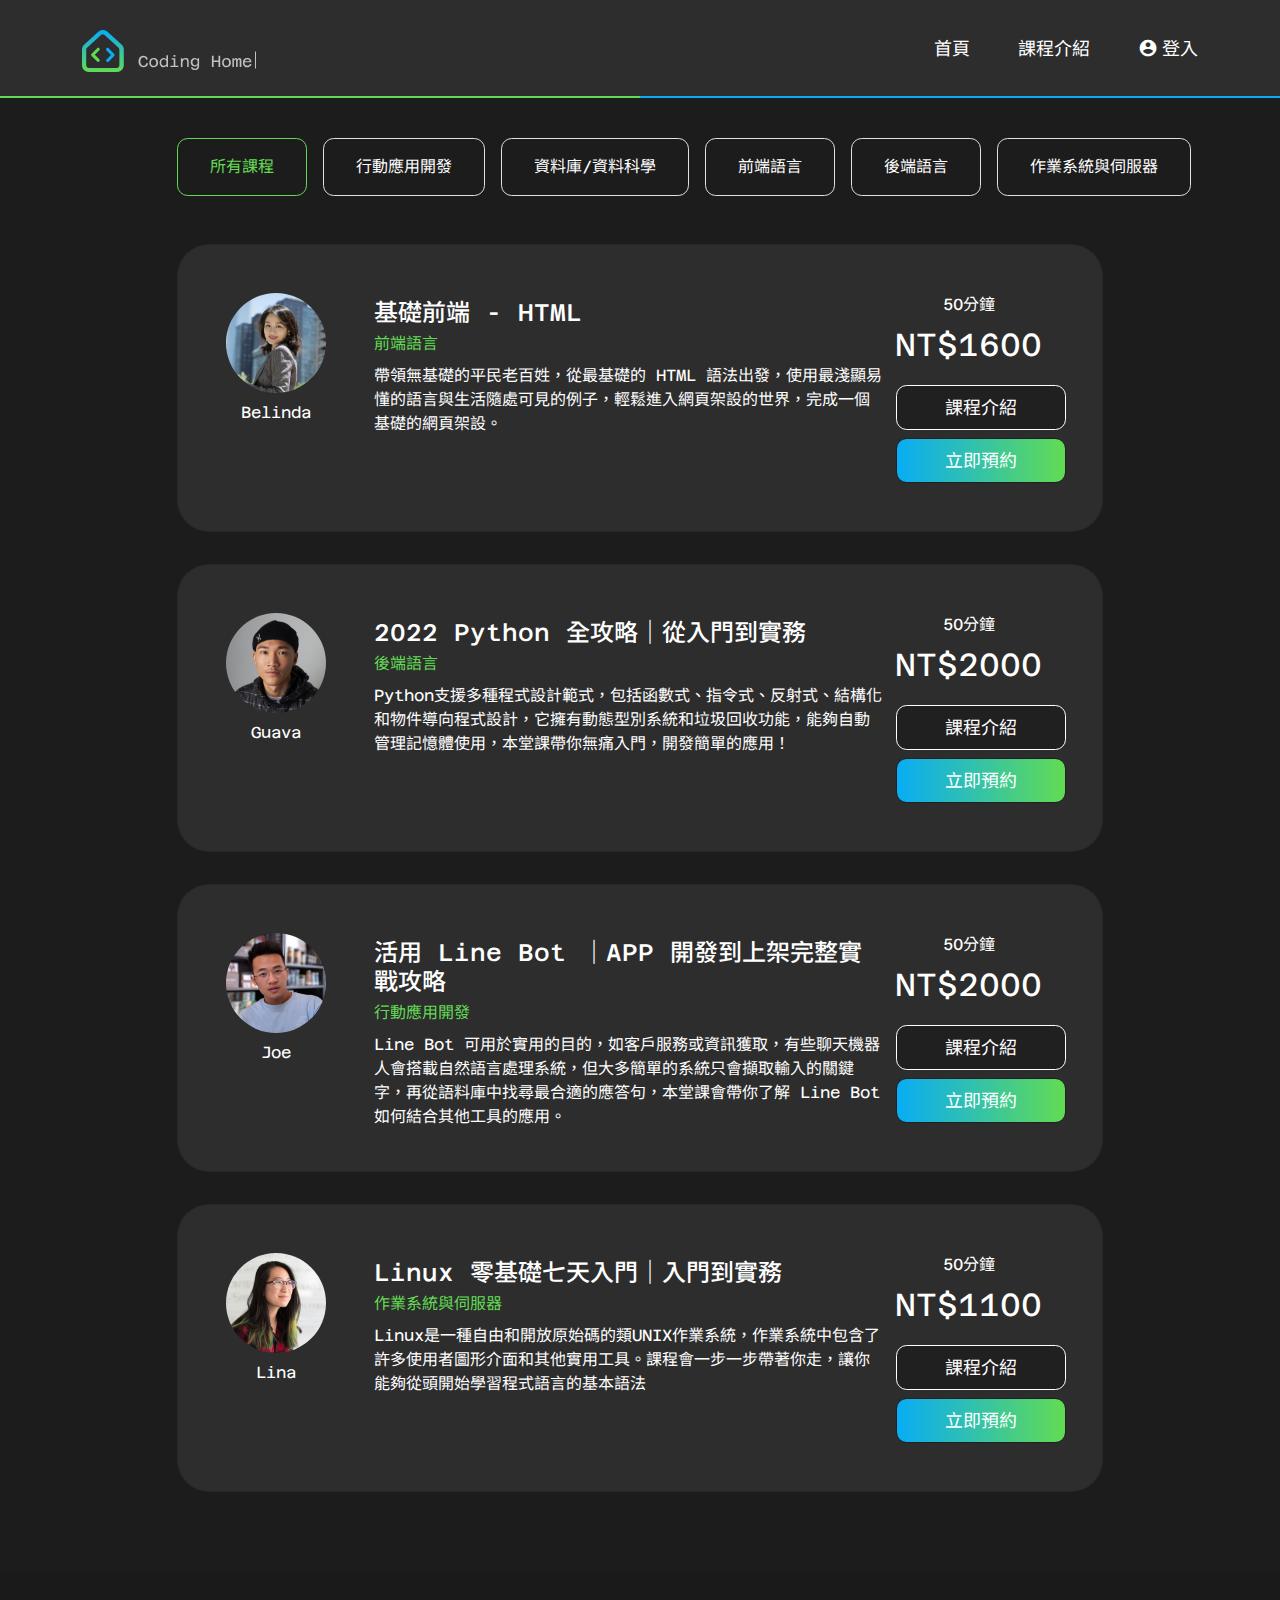
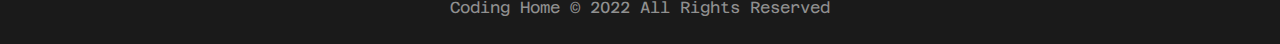
<file: course.html>
<!DOCTYPE html>
<html lang="en">

<head>
  <meta charset="UTF-8">
  <meta name="viewport" content="width=device-width, initial-scale=1.0">
  <meta http-equiv="X-UA-Compatible" content="ie=edge">
  <title>
    程式家教 | 課程介紹
  </title>
  <link href="https://fonts.googleapis.com/icon?family=Material+Icons" rel="stylesheet">
  <link rel="stylesheet" href="https://cdn.jsdelivr.net/npm/swiper@8/swiper-bundle.min.css" />
  <link rel="stylesheet" href="https://cdnjs.cloudflare.com/ajax/libs/font-awesome/5.13.0/css/all.min.css" />

  <link rel="stylesheet" href="./assets/style/all.css">
</head>

<body>
  <header class="bg-primary sticky-top ">
    <div class="container">
      <!-- PC  -->
      <div class="d-none d-md-flex justify-content-between align-items-center">
        <h1 class="mb-0"><a href="./" class="py-4 d-block"><img src="./assets/images/logo.svg" class="logo "
              alt="logo"></a></h1>
        <ul class="list-unstyled mb-0  fs-lg d-none d-md-flex">
          <li><a href="./" class="pe-4 text-white">首頁</a></li>
          <li><a href="./course.html" class="px-4 text-white">課程介紹</a></li>
          <li class="d-flex align-items-center"><a href="#" class="d-flex align-items-center ps-4 text-white"><span
                class="me-1 text-white material-icons d-block">
                account_circle
              </span>登入</a></li>
        </ul>
      </div>
      <!-- mobile -->
      <div class="d-flex justify-content-between align-items-center flex-wrap d-md-none">
        <h1 class="mb-0"><a href="./" class="py-4 d-block"><img src="./assets/images/logo2.svg" class="logo "
              alt="logo"></a></h1>
        <nav class="navbar navbar-dark  d-md-none">
          <div>
            <button class="navbar-toggler p-0" type="button" data-bs-toggle="collapse"
              data-bs-target="#navbarToggleExternalContent" aria-controls="navbarToggleExternalContent"
              aria-expanded="false" aria-label="Toggle navigation">
              <span class="material-icons fs-4 gradient-text-custom">drag_handle</span>
            </button>
          </div>
        </nav>
      </div>
      <div class="collapse bg-blackLight" id="navbarToggleExternalContent">
        <ul class="list-unstyled mb-0  text-center d-flex flex-column gap-4 py-4">
          <li><a href="./index.html" class="text-white">首頁</a></li>
          <li><a href="./course.html" class="text-white">課程介紹</a></li>
          <li class="d-flex align-items-center justify-content-center"><a href="#"
              class="d-flex  align-items-center text-white"><span class="me-1 text-white material-icons d-block">
                account_circle
              </span>登入</a></li>
        </ul>
      </div>
    </div>
    <div class="d-flex">
      <hr size="2" class="w-50 bg-greenLight">
      </hr>
      <hr size="2" class="w-50 bg-blueLight">
      </hr>
    </div>
  </header>
  <main class="bg-secondary course">
  <div class="container ">
    <div class="row">
      <div class="col-md-10 mx-auto">
        <ul class="course-tab list-unstyled d-flex text-white pt-40 mb-0 gap-3 ">
          <li><button type="button"
              class="text-nowrap px-2L py-3 btn text-greenLight  border-greenLight radius-8">所有課程</button></li>
          <li><button type="button" class="text-nowrap px-2L py-3 btn text-white border radius-8">行動應用開發</button></li>
          <li><button type="button" class="text-nowrap px-2L py-3 btn text-white border radius-8">資料庫/資料科學</button></li>
          <li><button type="button" class="text-nowrap px-2L py-3 btn text-white border radius-8">前端語言</button></li>
          <li><button type="button" class="text-nowrap px-2L py-3 btn text-white border radius-8">後端語言</button></li>
          <li><button type="button" class="text-nowrap px-2L py-3 btn text-white border radius-8">作業系統與伺服器</button></li>
        </ul>



        <ul class="d-flex flex-column gap-2L list-unstyled mb-0 pt-4 pt-md-5 pb-40 pb-md-7">
          <li class="card bg-primary d-flex flex-md-row justify-content-between radius-24">
            <div class="d-flex flex-column flex-md-row">
              <div class="course-img text-center text-white pt-2L pt-md-5  px-md-5">
                <img src="./assets/images/teacher01.jpg" class="card-img-top  rounded-circle" alt="teacher01">
                <p class="mb-0 pt-2">Belinda</p>
              </div>
              <div class="card-body p-4 p-md-0 text-white pt-md-54">
                <h5 class="card-title fs-5 fs-md-4 mb-1">基礎前端 - HTML</h5>
                <p class="text-greenLight mb-2">前端語言</p>
                <p class="card-text mb-0">帶領無基礎的平民老百姓，從最基礎的 HTML 語法出發，使用最淺顯易懂的語言與生活隨處可見的例子，輕鬆進入網頁架設的世界，完成一個基礎的網頁架設。</p>
              </div>
            </div>
            <div class="d-flex flex-column  align-items-center me-md-5">
              <div class="d-flex align-items-end align-items-md-center flex-md-column text-center ">
                <p class="me-2 me-md-0 mb-md-1 text-white pt-md-5">50分鐘</p>
                <p class="mb-md-3 text-white fs-2">NT$1600</p>
              </div>
              <div class="row flex-md-column justify-content-between w-100 px-2 px-md-0 pb-4 pb-md-0">
                <div class="col"> <a type="button"
                    class="py-2 px-md-5 btn btn-blackDark border-white text-nowrap radius-8 fs-lg mb-md-2 w-100 w-md-auto ">
                    課程介紹
                  </a></div>
                <div class="col"> <a type="button"
                    class="py-2 px-md-5 btn btn-blackDark  text-nowrap radius-8 gradient-blue-green fs-lg mb-md-5 w-100 w-md-auto">
                    立即預約
                  </a></div>
              </div>
            </div>
          </li>

          <li class="card bg-primary d-flex flex-md-row justify-content-between radius-24">
            <div class="d-flex flex-column flex-md-row">
              <div class="course-img text-center text-white pt-2L pt-md-5  px-md-5">
                <img src="./assets/images/teacher02.jpg" class="card-img-top  rounded-circle" alt="teacher02">
                <p class="mb-0 pt-2">Guava</p>
              </div>
              <div class="card-body p-4 p-md-0 text-white pt-md-54">
                <h5 class="card-title fs-5 fs-md-4 mb-1">2022 Python 全攻略｜從入門到實務</h5>
                <p class="text-greenLight mb-2">後端語言</p>
                <p class="card-text mb-0">
                  Python支援多種程式設計範式，包括函數式、指令式、反射式、結構化和物件導向程式設計，它擁有動態型別系統和垃圾回收功能，能夠自動管理記憶體使用，本堂課帶你無痛入門，開發簡單的應用！</p>
              </div>
            </div>
            <div class="d-flex flex-column  align-items-center me-md-5">
              <div class="d-flex align-items-end align-items-md-center flex-md-column text-center ">
                <p class="me-2 me-md-0 mb-md-1 text-white pt-md-5">50分鐘</p>
                <p class="mb-md-3 text-white fs-2">NT$2000</p>
              </div>
              <div class="row flex-md-column justify-content-between w-100 px-2 px-md-0 pb-4 pb-md-0">
                <div class="col"> <a type="button"
                    class="py-2 px-md-5 btn btn-blackDark border-white text-nowrap radius-8 fs-lg mb-md-2 w-100 w-md-auto ">
                    課程介紹
                  </a></div>
                <div class="col"> <a type="button"
                    class="py-2 px-md-5 btn btn-blackDark  text-nowrap radius-8 gradient-blue-green fs-lg mb-md-5 w-100 w-md-auto">
                    立即預約
                  </a></div>
              </div>
            </div>
          </li>

          <li class="card bg-primary d-flex flex-md-row justify-content-between radius-24">
            <div class="d-flex flex-column flex-md-row">
              <div class="course-img text-center text-white pt-2L pt-md-5  px-md-5">
                <img src="./assets/images/teacher03.jpg" class="card-img-top  rounded-circle" alt="teacher03">
                <p class="mb-0 pt-2">Joe</p>
              </div>
              <div class="card-body p-4 p-md-0 text-white pt-md-54">
                <h5 class="card-title fs-5 fs-md-4 mb-1">活用 Line Bot ｜APP 開發到上架完整實戰攻略</h5>
                <p class="text-greenLight mb-2">行動應用開發</p>
                <p class="card-text mb-0">Line Bot
                  可用於實用的目的，如客戶服務或資訊獲取，有些聊天機器人會搭載自然語言處理系統，但大多簡單的系統只會擷取輸入的關鍵字，再從語料庫中找尋最合適的應答句，本堂課會帶你了解 Line Bot
                  如何結合其他工具的應用。</p>
              </div>
            </div>
            <div class="d-flex flex-column  align-items-center me-md-5">
              <div class="d-flex align-items-end align-items-md-center flex-md-column text-center ">
                <p class="me-2 me-md-0 mb-md-1 text-white pt-md-5">50分鐘</p>
                <p class="mb-md-3 text-white fs-2">NT$2000</p>
              </div>
              <div class="row flex-md-column justify-content-between w-100 px-2 px-md-0 pb-4 pb-md-0">
                <div class="col"> <a type="button"
                    class="py-2 px-md-5 btn btn-blackDark border-white text-nowrap radius-8 fs-lg mb-md-2 w-100 w-md-auto ">
                    課程介紹
                  </a></div>
                <div class="col"> <a type="button"
                    class="py-2 px-md-5 btn btn-blackDark  text-nowrap radius-8 gradient-blue-green fs-lg mb-md-5 w-100 w-md-auto">
                    立即預約
                  </a></div>
              </div>
            </div>
          </li>

          <li class="card bg-primary d-flex flex-md-row justify-content-between radius-24">
            <div class="d-flex flex-column flex-md-row">
              <div class="course-img text-center text-white pt-2L pt-md-5  px-md-5">
                <img src="./assets/images/teacher04.jpg" class="card-img-top  rounded-circle" alt="teacher04">
                <p class="mb-0 pt-2">Lina</p>
              </div>
              <div class="card-body p-4 p-md-0 text-white pt-md-54">
                <h5 class="card-title fs-5 fs-md-4 mb-1">Linux 零基礎七天入門｜入門到實務</h5>
                <p class="text-greenLight mb-2">作業系統與伺服器</p>
                <p class="card-text mb-0">
                  Linux是一種自由和開放原始碼的類UNIX作業系統，作業系統中包含了許多使用者圖形介面和其他實用工具。課程會一步一步帶著你走，讓你能夠從頭開始學習程式語言的基本語法</p>
              </div>
            </div>
            <div class="d-flex flex-column  align-items-center me-md-5">
              <div class="d-flex align-items-end align-items-md-center flex-md-column text-center ">
                <p class="me-2 me-md-0 mb-md-1 text-white pt-md-5">50分鐘</p>
                <p class="mb-md-3 text-white fs-2">NT$1100</p>
              </div>
              <div class="row flex-md-column justify-content-between w-100 px-2 px-md-0 pb-4 pb-md-0">
                <div class="col"> <a type="button"
                    class="py-2 px-md-5 btn btn-blackDark border-white text-nowrap radius-8 fs-lg mb-md-2 w-100 w-md-auto ">
                    課程介紹
                  </a></div>
                <div class="col"> <a type="button"
                    class="py-2 px-md-5 btn btn-blackDark  text-nowrap radius-8 gradient-blue-green fs-lg mb-md-5 w-100 w-md-auto">
                    立即預約
                  </a></div>
              </div>
            </div>
          </li>
        </ul>
      </div>

    </div>
  </div>
</main>

    <footer class="footer text-center bg-blackFooter text-whiteFooter py-4 ">
      <p class="mb-0 fs-xs fs-md-6">Coding Home © 2022 All Rights Reserved</p>
    </footer>


    <script src="https://cdn.jsdelivr.net/npm/swiper/swiper-bundle.min.js"></script>
    <script src="./assets/js/vendors.js"></script>
    <script src="./assets/js/all.js"></script>
</body>

</html>
</file>
<file: assets/style/all.css>
@import url("https://fonts.googleapis.com/css2?family=Azeret+Mono:wght@400;700&family=Noto+Sans+TC:wght@400;700&display=swap");
:root {
  --bs-blue: #0d6efd;
  --bs-indigo: #6610f2;
  --bs-purple: #6f42c1;
  --bs-pink: #d63384;
  --bs-red: #dc3545;
  --bs-orange: #fd7e14;
  --bs-yellow: #ffc107;
  --bs-green: #198754;
  --bs-teal: #20c997;
  --bs-cyan: #0dcaf0;
  --bs-white: #fff;
  --bs-gray: #6c757d;
  --bs-gray-dark: #343a40;
  --bs-primary: #2D2D2D;
  --bs-secondary: #1C1C1C;
  --bs-success: #198754;
  --bs-info: #0dcaf0;
  --bs-warning: #ffc107;
  --bs-danger: #dc3545;
  --bs-light: #f8f9fa;
  --bs-dark: #212529;
  --bs-blueDark: #221660;
  --bs-blueLight: #09ACF5;
  --bs-greenLight: #62DB54;
  --bs-blackFooter: #1A1A1A;
  --bs-whiteFooter: #909090;
  --bs-blackDark: #202020;
  --bs-black: #000;
  --bs-font-sans-serif: system-ui, -apple-system, "Segoe UI", Roboto, "Helvetica Neue", Arial, "Noto Sans", "Liberation Sans", sans-serif, "Apple Color Emoji", "Segoe UI Emoji", "Segoe UI Symbol", "Noto Color Emoji";
  --bs-font-monospace: SFMono-Regular, Menlo, Monaco, Consolas, "Liberation Mono", "Courier New", monospace;
  --bs-gradient: linear-gradient(180deg, rgba(255, 255, 255, 0.15), rgba(255, 255, 255, 0));
}

*,
*::before,
*::after {
  -webkit-box-sizing: border-box;
          box-sizing: border-box;
}

@media (prefers-reduced-motion: no-preference) {
  :root {
    scroll-behavior: smooth;
  }
}

body {
  margin: 0;
  font-family: var(--bs-font-sans-serif);
  font-size: 1rem;
  font-weight: 400;
  line-height: 1.5;
  color: #212529;
  background-color: #fff;
  -webkit-text-size-adjust: 100%;
  -webkit-tap-highlight-color: rgba(0, 0, 0, 0);
}

hr {
  margin: 1rem 0;
  color: inherit;
  background-color: currentColor;
  border: 0;
  opacity: 0.25;
}

hr:not([size]) {
  height: 1px;
}

h1, .h1, h2, .h2, h3, .h3, h4, .h4, h5, .h5, h6, .h6 {
  margin-top: 0;
  margin-bottom: 0.5rem;
  font-weight: 500;
  line-height: 1.2;
}

h1, .h1 {
  font-size: calc(1.375rem + 1.5vw);
}

@media (min-width: 1200px) {
  h1, .h1 {
    font-size: 2.5rem;
  }
}

h2, .h2 {
  font-size: calc(1.325rem + 0.9vw);
}

@media (min-width: 1200px) {
  h2, .h2 {
    font-size: 2rem;
  }
}

h3, .h3 {
  font-size: calc(1.3rem + 0.6vw);
}

@media (min-width: 1200px) {
  h3, .h3 {
    font-size: 1.75rem;
  }
}

h4, .h4 {
  font-size: calc(1.275rem + 0.3vw);
}

@media (min-width: 1200px) {
  h4, .h4 {
    font-size: 1.5rem;
  }
}

h5, .h5 {
  font-size: 1.25rem;
}

h6, .h6 {
  font-size: 1rem;
}

p {
  margin-top: 0;
  margin-bottom: 1rem;
}

abbr[title],
abbr[data-bs-original-title] {
  -webkit-text-decoration: underline dotted;
          text-decoration: underline dotted;
  cursor: help;
  -webkit-text-decoration-skip-ink: none;
          text-decoration-skip-ink: none;
}

address {
  margin-bottom: 1rem;
  font-style: normal;
  line-height: inherit;
}

ol,
ul {
  padding-left: 2rem;
}

ol,
ul,
dl {
  margin-top: 0;
  margin-bottom: 1rem;
}

ol ol,
ul ul,
ol ul,
ul ol {
  margin-bottom: 0;
}

dt {
  font-weight: 700;
}

dd {
  margin-bottom: .5rem;
  margin-left: 0;
}

blockquote {
  margin: 0 0 1rem;
}

b,
strong {
  font-weight: bolder;
}

small, .small {
  font-size: 0.875em;
}

mark, .mark {
  padding: 0.2em;
  background-color: #fcf8e3;
}

sub,
sup {
  position: relative;
  font-size: 0.75em;
  line-height: 0;
  vertical-align: baseline;
}

sub {
  bottom: -.25em;
}

sup {
  top: -.5em;
}

a {
  color: #2D2D2D;
  text-decoration: underline;
}

a:hover {
  color: #242424;
}

a:not([href]):not([class]), a:not([href]):not([class]):hover {
  color: inherit;
  text-decoration: none;
}

pre,
code,
kbd,
samp {
  font-family: var(--bs-font-monospace);
  font-size: 1em;
  direction: ltr /* rtl:ignore */;
  unicode-bidi: bidi-override;
}

pre {
  display: block;
  margin-top: 0;
  margin-bottom: 1rem;
  overflow: auto;
  font-size: 0.875em;
}

pre code {
  font-size: inherit;
  color: inherit;
  word-break: normal;
}

code {
  font-size: 0.875em;
  color: #d63384;
  word-wrap: break-word;
}

a > code {
  color: inherit;
}

kbd {
  padding: 0.2rem 0.4rem;
  font-size: 0.875em;
  color: #fff;
  background-color: #212529;
  border-radius: 0.2rem;
}

kbd kbd {
  padding: 0;
  font-size: 1em;
  font-weight: 700;
}

figure {
  margin: 0 0 1rem;
}

img,
svg {
  vertical-align: middle;
}

table {
  caption-side: bottom;
  border-collapse: collapse;
}

caption {
  padding-top: 0.5rem;
  padding-bottom: 0.5rem;
  color: #6c757d;
  text-align: left;
}

th {
  text-align: inherit;
  text-align: -webkit-match-parent;
}

thead,
tbody,
tfoot,
tr,
td,
th {
  border-color: inherit;
  border-style: solid;
  border-width: 0;
}

label {
  display: inline-block;
}

button {
  border-radius: 0;
}

button:focus:not(:focus-visible) {
  outline: 0;
}

input,
button,
select,
optgroup,
textarea {
  margin: 0;
  font-family: inherit;
  font-size: inherit;
  line-height: inherit;
}

button,
select {
  text-transform: none;
}

[role="button"] {
  cursor: pointer;
}

select {
  word-wrap: normal;
}

select:disabled {
  opacity: 1;
}

[list]::-webkit-calendar-picker-indicator {
  display: none;
}

button,
[type="button"],
[type="reset"],
[type="submit"] {
  -webkit-appearance: button;
}

button:not(:disabled),
[type="button"]:not(:disabled),
[type="reset"]:not(:disabled),
[type="submit"]:not(:disabled) {
  cursor: pointer;
}

::-moz-focus-inner {
  padding: 0;
  border-style: none;
}

textarea {
  resize: vertical;
}

fieldset {
  min-width: 0;
  padding: 0;
  margin: 0;
  border: 0;
}

legend {
  float: left;
  width: 100%;
  padding: 0;
  margin-bottom: 0.5rem;
  font-size: calc(1.275rem + 0.3vw);
  line-height: inherit;
}

@media (min-width: 1200px) {
  legend {
    font-size: 1.5rem;
  }
}

legend + * {
  clear: left;
}

::-webkit-datetime-edit-fields-wrapper,
::-webkit-datetime-edit-text,
::-webkit-datetime-edit-minute,
::-webkit-datetime-edit-hour-field,
::-webkit-datetime-edit-day-field,
::-webkit-datetime-edit-month-field,
::-webkit-datetime-edit-year-field {
  padding: 0;
}

::-webkit-inner-spin-button {
  height: auto;
}

[type="search"] {
  outline-offset: -2px;
  -webkit-appearance: textfield;
}

/* rtl:raw:
[type="tel"],
[type="url"],
[type="email"],
[type="number"] {
  direction: ltr;
}
*/
::-webkit-search-decoration {
  -webkit-appearance: none;
}

::-webkit-color-swatch-wrapper {
  padding: 0;
}

::file-selector-button {
  font: inherit;
}

::-webkit-file-upload-button {
  font: inherit;
  -webkit-appearance: button;
}

output {
  display: inline-block;
}

iframe {
  border: 0;
}

summary {
  display: list-item;
  cursor: pointer;
}

progress {
  vertical-align: baseline;
}

[hidden] {
  display: none !important;
}

.lead {
  font-size: 1.25rem;
  font-weight: 300;
}

.display-1 {
  font-size: calc(1.625rem + 4.5vw);
  font-weight: 300;
  line-height: 1.2;
}

@media (min-width: 1200px) {
  .display-1 {
    font-size: 5rem;
  }
}

.display-2 {
  font-size: calc(1.575rem + 3.9vw);
  font-weight: 300;
  line-height: 1.2;
}

@media (min-width: 1200px) {
  .display-2 {
    font-size: 4.5rem;
  }
}

.display-3 {
  font-size: calc(1.525rem + 3.3vw);
  font-weight: 300;
  line-height: 1.2;
}

@media (min-width: 1200px) {
  .display-3 {
    font-size: 4rem;
  }
}

.display-4 {
  font-size: calc(1.475rem + 2.7vw);
  font-weight: 300;
  line-height: 1.2;
}

@media (min-width: 1200px) {
  .display-4 {
    font-size: 3.5rem;
  }
}

.display-5 {
  font-size: calc(1.425rem + 2.1vw);
  font-weight: 300;
  line-height: 1.2;
}

@media (min-width: 1200px) {
  .display-5 {
    font-size: 3rem;
  }
}

.display-6 {
  font-size: calc(1.375rem + 1.5vw);
  font-weight: 300;
  line-height: 1.2;
}

@media (min-width: 1200px) {
  .display-6 {
    font-size: 2.5rem;
  }
}

.list-unstyled {
  padding-left: 0;
  list-style: none;
}

.list-inline {
  padding-left: 0;
  list-style: none;
}

.list-inline-item {
  display: inline-block;
}

.list-inline-item:not(:last-child) {
  margin-right: 0.5rem;
}

.initialism {
  font-size: 0.875em;
  text-transform: uppercase;
}

.blockquote {
  margin-bottom: 1rem;
  font-size: 1.25rem;
}

.blockquote > :last-child {
  margin-bottom: 0;
}

.blockquote-footer {
  margin-top: -1rem;
  margin-bottom: 1rem;
  font-size: 0.875em;
  color: #6c757d;
}

.blockquote-footer::before {
  content: "\2014\00A0";
}

.img-fluid {
  max-width: 100%;
  height: auto;
}

.img-thumbnail {
  padding: 0.25rem;
  background-color: #fff;
  border: 1px solid #dee2e6;
  border-radius: 0.25rem;
  max-width: 100%;
  height: auto;
}

.figure {
  display: inline-block;
}

.figure-img {
  margin-bottom: 0.5rem;
  line-height: 1;
}

.figure-caption {
  font-size: 0.875em;
  color: #6c757d;
}

.container,
.container-fluid,
.container-sm,
.container-md,
.container-lg,
.container-xl,
.container-xxl {
  width: 100%;
  padding-right: var(--bs-gutter-x, 0.75rem);
  padding-left: var(--bs-gutter-x, 0.75rem);
  margin-right: auto;
  margin-left: auto;
}

@media (min-width: 576px) {
  .container, .container-sm {
    max-width: 540px;
  }
}

@media (min-width: 768px) {
  .container, .container-sm, .container-md {
    max-width: 720px;
  }
}

@media (min-width: 992px) {
  .container, .container-sm, .container-md, .container-lg {
    max-width: 960px;
  }
}

@media (min-width: 1200px) {
  .container, .container-sm, .container-md, .container-lg, .container-xl {
    max-width: 1140px;
  }
}

@media (min-width: 1400px) {
  .container, .container-sm, .container-md, .container-lg, .container-xl, .container-xxl {
    max-width: 1320px;
  }
}

.row {
  --bs-gutter-x: 1.5rem;
  --bs-gutter-y: 0;
  display: -webkit-box;
  display: -ms-flexbox;
  display: flex;
  -ms-flex-wrap: wrap;
      flex-wrap: wrap;
  margin-top: calc(var(--bs-gutter-y) * -1);
  margin-right: calc(var(--bs-gutter-x) * -.5);
  margin-left: calc(var(--bs-gutter-x) * -.5);
}

.row > * {
  -ms-flex-negative: 0;
      flex-shrink: 0;
  width: 100%;
  max-width: 100%;
  padding-right: calc(var(--bs-gutter-x) * .5);
  padding-left: calc(var(--bs-gutter-x) * .5);
  margin-top: var(--bs-gutter-y);
}

.col {
  -webkit-box-flex: 1;
      -ms-flex: 1 0 0%;
          flex: 1 0 0%;
}

.row-cols-auto > * {
  -webkit-box-flex: 0;
      -ms-flex: 0 0 auto;
          flex: 0 0 auto;
  width: auto;
}

.row-cols-1 > * {
  -webkit-box-flex: 0;
      -ms-flex: 0 0 auto;
          flex: 0 0 auto;
  width: 100%;
}

.row-cols-2 > * {
  -webkit-box-flex: 0;
      -ms-flex: 0 0 auto;
          flex: 0 0 auto;
  width: 50%;
}

.row-cols-3 > * {
  -webkit-box-flex: 0;
      -ms-flex: 0 0 auto;
          flex: 0 0 auto;
  width: 33.33333%;
}

.row-cols-4 > * {
  -webkit-box-flex: 0;
      -ms-flex: 0 0 auto;
          flex: 0 0 auto;
  width: 25%;
}

.row-cols-5 > * {
  -webkit-box-flex: 0;
      -ms-flex: 0 0 auto;
          flex: 0 0 auto;
  width: 20%;
}

.row-cols-6 > * {
  -webkit-box-flex: 0;
      -ms-flex: 0 0 auto;
          flex: 0 0 auto;
  width: 16.66667%;
}

@media (min-width: 576px) {
  .col-sm {
    -webkit-box-flex: 1;
        -ms-flex: 1 0 0%;
            flex: 1 0 0%;
  }
  .row-cols-sm-auto > * {
    -webkit-box-flex: 0;
        -ms-flex: 0 0 auto;
            flex: 0 0 auto;
    width: auto;
  }
  .row-cols-sm-1 > * {
    -webkit-box-flex: 0;
        -ms-flex: 0 0 auto;
            flex: 0 0 auto;
    width: 100%;
  }
  .row-cols-sm-2 > * {
    -webkit-box-flex: 0;
        -ms-flex: 0 0 auto;
            flex: 0 0 auto;
    width: 50%;
  }
  .row-cols-sm-3 > * {
    -webkit-box-flex: 0;
        -ms-flex: 0 0 auto;
            flex: 0 0 auto;
    width: 33.33333%;
  }
  .row-cols-sm-4 > * {
    -webkit-box-flex: 0;
        -ms-flex: 0 0 auto;
            flex: 0 0 auto;
    width: 25%;
  }
  .row-cols-sm-5 > * {
    -webkit-box-flex: 0;
        -ms-flex: 0 0 auto;
            flex: 0 0 auto;
    width: 20%;
  }
  .row-cols-sm-6 > * {
    -webkit-box-flex: 0;
        -ms-flex: 0 0 auto;
            flex: 0 0 auto;
    width: 16.66667%;
  }
}

@media (min-width: 768px) {
  .col-md {
    -webkit-box-flex: 1;
        -ms-flex: 1 0 0%;
            flex: 1 0 0%;
  }
  .row-cols-md-auto > * {
    -webkit-box-flex: 0;
        -ms-flex: 0 0 auto;
            flex: 0 0 auto;
    width: auto;
  }
  .row-cols-md-1 > * {
    -webkit-box-flex: 0;
        -ms-flex: 0 0 auto;
            flex: 0 0 auto;
    width: 100%;
  }
  .row-cols-md-2 > * {
    -webkit-box-flex: 0;
        -ms-flex: 0 0 auto;
            flex: 0 0 auto;
    width: 50%;
  }
  .row-cols-md-3 > * {
    -webkit-box-flex: 0;
        -ms-flex: 0 0 auto;
            flex: 0 0 auto;
    width: 33.33333%;
  }
  .row-cols-md-4 > * {
    -webkit-box-flex: 0;
        -ms-flex: 0 0 auto;
            flex: 0 0 auto;
    width: 25%;
  }
  .row-cols-md-5 > * {
    -webkit-box-flex: 0;
        -ms-flex: 0 0 auto;
            flex: 0 0 auto;
    width: 20%;
  }
  .row-cols-md-6 > * {
    -webkit-box-flex: 0;
        -ms-flex: 0 0 auto;
            flex: 0 0 auto;
    width: 16.66667%;
  }
}

@media (min-width: 992px) {
  .col-lg {
    -webkit-box-flex: 1;
        -ms-flex: 1 0 0%;
            flex: 1 0 0%;
  }
  .row-cols-lg-auto > * {
    -webkit-box-flex: 0;
        -ms-flex: 0 0 auto;
            flex: 0 0 auto;
    width: auto;
  }
  .row-cols-lg-1 > * {
    -webkit-box-flex: 0;
        -ms-flex: 0 0 auto;
            flex: 0 0 auto;
    width: 100%;
  }
  .row-cols-lg-2 > * {
    -webkit-box-flex: 0;
        -ms-flex: 0 0 auto;
            flex: 0 0 auto;
    width: 50%;
  }
  .row-cols-lg-3 > * {
    -webkit-box-flex: 0;
        -ms-flex: 0 0 auto;
            flex: 0 0 auto;
    width: 33.33333%;
  }
  .row-cols-lg-4 > * {
    -webkit-box-flex: 0;
        -ms-flex: 0 0 auto;
            flex: 0 0 auto;
    width: 25%;
  }
  .row-cols-lg-5 > * {
    -webkit-box-flex: 0;
        -ms-flex: 0 0 auto;
            flex: 0 0 auto;
    width: 20%;
  }
  .row-cols-lg-6 > * {
    -webkit-box-flex: 0;
        -ms-flex: 0 0 auto;
            flex: 0 0 auto;
    width: 16.66667%;
  }
}

@media (min-width: 1200px) {
  .col-xl {
    -webkit-box-flex: 1;
        -ms-flex: 1 0 0%;
            flex: 1 0 0%;
  }
  .row-cols-xl-auto > * {
    -webkit-box-flex: 0;
        -ms-flex: 0 0 auto;
            flex: 0 0 auto;
    width: auto;
  }
  .row-cols-xl-1 > * {
    -webkit-box-flex: 0;
        -ms-flex: 0 0 auto;
            flex: 0 0 auto;
    width: 100%;
  }
  .row-cols-xl-2 > * {
    -webkit-box-flex: 0;
        -ms-flex: 0 0 auto;
            flex: 0 0 auto;
    width: 50%;
  }
  .row-cols-xl-3 > * {
    -webkit-box-flex: 0;
        -ms-flex: 0 0 auto;
            flex: 0 0 auto;
    width: 33.33333%;
  }
  .row-cols-xl-4 > * {
    -webkit-box-flex: 0;
        -ms-flex: 0 0 auto;
            flex: 0 0 auto;
    width: 25%;
  }
  .row-cols-xl-5 > * {
    -webkit-box-flex: 0;
        -ms-flex: 0 0 auto;
            flex: 0 0 auto;
    width: 20%;
  }
  .row-cols-xl-6 > * {
    -webkit-box-flex: 0;
        -ms-flex: 0 0 auto;
            flex: 0 0 auto;
    width: 16.66667%;
  }
}

@media (min-width: 1400px) {
  .col-xxl {
    -webkit-box-flex: 1;
        -ms-flex: 1 0 0%;
            flex: 1 0 0%;
  }
  .row-cols-xxl-auto > * {
    -webkit-box-flex: 0;
        -ms-flex: 0 0 auto;
            flex: 0 0 auto;
    width: auto;
  }
  .row-cols-xxl-1 > * {
    -webkit-box-flex: 0;
        -ms-flex: 0 0 auto;
            flex: 0 0 auto;
    width: 100%;
  }
  .row-cols-xxl-2 > * {
    -webkit-box-flex: 0;
        -ms-flex: 0 0 auto;
            flex: 0 0 auto;
    width: 50%;
  }
  .row-cols-xxl-3 > * {
    -webkit-box-flex: 0;
        -ms-flex: 0 0 auto;
            flex: 0 0 auto;
    width: 33.33333%;
  }
  .row-cols-xxl-4 > * {
    -webkit-box-flex: 0;
        -ms-flex: 0 0 auto;
            flex: 0 0 auto;
    width: 25%;
  }
  .row-cols-xxl-5 > * {
    -webkit-box-flex: 0;
        -ms-flex: 0 0 auto;
            flex: 0 0 auto;
    width: 20%;
  }
  .row-cols-xxl-6 > * {
    -webkit-box-flex: 0;
        -ms-flex: 0 0 auto;
            flex: 0 0 auto;
    width: 16.66667%;
  }
}

.col-auto {
  -webkit-box-flex: 0;
      -ms-flex: 0 0 auto;
          flex: 0 0 auto;
  width: auto;
}

.col-1 {
  -webkit-box-flex: 0;
      -ms-flex: 0 0 auto;
          flex: 0 0 auto;
  width: 8.33333%;
}

.col-2 {
  -webkit-box-flex: 0;
      -ms-flex: 0 0 auto;
          flex: 0 0 auto;
  width: 16.66667%;
}

.col-3 {
  -webkit-box-flex: 0;
      -ms-flex: 0 0 auto;
          flex: 0 0 auto;
  width: 25%;
}

.col-4 {
  -webkit-box-flex: 0;
      -ms-flex: 0 0 auto;
          flex: 0 0 auto;
  width: 33.33333%;
}

.col-5 {
  -webkit-box-flex: 0;
      -ms-flex: 0 0 auto;
          flex: 0 0 auto;
  width: 41.66667%;
}

.col-6 {
  -webkit-box-flex: 0;
      -ms-flex: 0 0 auto;
          flex: 0 0 auto;
  width: 50%;
}

.col-7 {
  -webkit-box-flex: 0;
      -ms-flex: 0 0 auto;
          flex: 0 0 auto;
  width: 58.33333%;
}

.col-8 {
  -webkit-box-flex: 0;
      -ms-flex: 0 0 auto;
          flex: 0 0 auto;
  width: 66.66667%;
}

.col-9 {
  -webkit-box-flex: 0;
      -ms-flex: 0 0 auto;
          flex: 0 0 auto;
  width: 75%;
}

.col-10 {
  -webkit-box-flex: 0;
      -ms-flex: 0 0 auto;
          flex: 0 0 auto;
  width: 83.33333%;
}

.col-11 {
  -webkit-box-flex: 0;
      -ms-flex: 0 0 auto;
          flex: 0 0 auto;
  width: 91.66667%;
}

.col-12 {
  -webkit-box-flex: 0;
      -ms-flex: 0 0 auto;
          flex: 0 0 auto;
  width: 100%;
}

.offset-1 {
  margin-left: 8.33333%;
}

.offset-2 {
  margin-left: 16.66667%;
}

.offset-3 {
  margin-left: 25%;
}

.offset-4 {
  margin-left: 33.33333%;
}

.offset-5 {
  margin-left: 41.66667%;
}

.offset-6 {
  margin-left: 50%;
}

.offset-7 {
  margin-left: 58.33333%;
}

.offset-8 {
  margin-left: 66.66667%;
}

.offset-9 {
  margin-left: 75%;
}

.offset-10 {
  margin-left: 83.33333%;
}

.offset-11 {
  margin-left: 91.66667%;
}

.g-0,
.gx-0 {
  --bs-gutter-x: 0;
}

.g-0,
.gy-0 {
  --bs-gutter-y: 0;
}

.g-1,
.gx-1 {
  --bs-gutter-x: 0.25rem;
}

.g-1,
.gy-1 {
  --bs-gutter-y: 0.25rem;
}

.g-2,
.gx-2 {
  --bs-gutter-x: 0.5rem;
}

.g-2,
.gy-2 {
  --bs-gutter-y: 0.5rem;
}

.g-3,
.gx-3 {
  --bs-gutter-x: 1rem;
}

.g-3,
.gy-3 {
  --bs-gutter-y: 1rem;
}

.g-4,
.gx-4 {
  --bs-gutter-x: 1.5rem;
}

.g-4,
.gy-4 {
  --bs-gutter-y: 1.5rem;
}

.g-5,
.gx-5 {
  --bs-gutter-x: 3rem;
}

.g-5,
.gy-5 {
  --bs-gutter-y: 3rem;
}

.g-6,
.gx-6 {
  --bs-gutter-x: 4rem;
}

.g-6,
.gy-6 {
  --bs-gutter-y: 4rem;
}

.g-7,
.gx-7 {
  --bs-gutter-x: 5rem;
}

.g-7,
.gy-7 {
  --bs-gutter-y: 5rem;
}

.g-8,
.gx-8 {
  --bs-gutter-x: 6rem;
}

.g-8,
.gy-8 {
  --bs-gutter-y: 6rem;
}

.g-2L,
.gx-2L {
  --bs-gutter-x: 2rem;
}

.g-2L,
.gy-2L {
  --bs-gutter-y: 2rem;
}

.g-40,
.gx-40 {
  --bs-gutter-x: 2.5rem;
}

.g-40,
.gy-40 {
  --bs-gutter-y: 2.5rem;
}

.g-54,
.gx-54 {
  --bs-gutter-x: 3.375rem;
}

.g-54,
.gy-54 {
  --bs-gutter-y: 3.375rem;
}

.g-72,
.gx-72 {
  --bs-gutter-x: 4.5rem;
}

.g-72,
.gy-72 {
  --bs-gutter-y: 4.5rem;
}

@media (min-width: 576px) {
  .col-sm-auto {
    -webkit-box-flex: 0;
        -ms-flex: 0 0 auto;
            flex: 0 0 auto;
    width: auto;
  }
  .col-sm-1 {
    -webkit-box-flex: 0;
        -ms-flex: 0 0 auto;
            flex: 0 0 auto;
    width: 8.33333%;
  }
  .col-sm-2 {
    -webkit-box-flex: 0;
        -ms-flex: 0 0 auto;
            flex: 0 0 auto;
    width: 16.66667%;
  }
  .col-sm-3 {
    -webkit-box-flex: 0;
        -ms-flex: 0 0 auto;
            flex: 0 0 auto;
    width: 25%;
  }
  .col-sm-4 {
    -webkit-box-flex: 0;
        -ms-flex: 0 0 auto;
            flex: 0 0 auto;
    width: 33.33333%;
  }
  .col-sm-5 {
    -webkit-box-flex: 0;
        -ms-flex: 0 0 auto;
            flex: 0 0 auto;
    width: 41.66667%;
  }
  .col-sm-6 {
    -webkit-box-flex: 0;
        -ms-flex: 0 0 auto;
            flex: 0 0 auto;
    width: 50%;
  }
  .col-sm-7 {
    -webkit-box-flex: 0;
        -ms-flex: 0 0 auto;
            flex: 0 0 auto;
    width: 58.33333%;
  }
  .col-sm-8 {
    -webkit-box-flex: 0;
        -ms-flex: 0 0 auto;
            flex: 0 0 auto;
    width: 66.66667%;
  }
  .col-sm-9 {
    -webkit-box-flex: 0;
        -ms-flex: 0 0 auto;
            flex: 0 0 auto;
    width: 75%;
  }
  .col-sm-10 {
    -webkit-box-flex: 0;
        -ms-flex: 0 0 auto;
            flex: 0 0 auto;
    width: 83.33333%;
  }
  .col-sm-11 {
    -webkit-box-flex: 0;
        -ms-flex: 0 0 auto;
            flex: 0 0 auto;
    width: 91.66667%;
  }
  .col-sm-12 {
    -webkit-box-flex: 0;
        -ms-flex: 0 0 auto;
            flex: 0 0 auto;
    width: 100%;
  }
  .offset-sm-0 {
    margin-left: 0;
  }
  .offset-sm-1 {
    margin-left: 8.33333%;
  }
  .offset-sm-2 {
    margin-left: 16.66667%;
  }
  .offset-sm-3 {
    margin-left: 25%;
  }
  .offset-sm-4 {
    margin-left: 33.33333%;
  }
  .offset-sm-5 {
    margin-left: 41.66667%;
  }
  .offset-sm-6 {
    margin-left: 50%;
  }
  .offset-sm-7 {
    margin-left: 58.33333%;
  }
  .offset-sm-8 {
    margin-left: 66.66667%;
  }
  .offset-sm-9 {
    margin-left: 75%;
  }
  .offset-sm-10 {
    margin-left: 83.33333%;
  }
  .offset-sm-11 {
    margin-left: 91.66667%;
  }
  .g-sm-0,
  .gx-sm-0 {
    --bs-gutter-x: 0;
  }
  .g-sm-0,
  .gy-sm-0 {
    --bs-gutter-y: 0;
  }
  .g-sm-1,
  .gx-sm-1 {
    --bs-gutter-x: 0.25rem;
  }
  .g-sm-1,
  .gy-sm-1 {
    --bs-gutter-y: 0.25rem;
  }
  .g-sm-2,
  .gx-sm-2 {
    --bs-gutter-x: 0.5rem;
  }
  .g-sm-2,
  .gy-sm-2 {
    --bs-gutter-y: 0.5rem;
  }
  .g-sm-3,
  .gx-sm-3 {
    --bs-gutter-x: 1rem;
  }
  .g-sm-3,
  .gy-sm-3 {
    --bs-gutter-y: 1rem;
  }
  .g-sm-4,
  .gx-sm-4 {
    --bs-gutter-x: 1.5rem;
  }
  .g-sm-4,
  .gy-sm-4 {
    --bs-gutter-y: 1.5rem;
  }
  .g-sm-5,
  .gx-sm-5 {
    --bs-gutter-x: 3rem;
  }
  .g-sm-5,
  .gy-sm-5 {
    --bs-gutter-y: 3rem;
  }
  .g-sm-6,
  .gx-sm-6 {
    --bs-gutter-x: 4rem;
  }
  .g-sm-6,
  .gy-sm-6 {
    --bs-gutter-y: 4rem;
  }
  .g-sm-7,
  .gx-sm-7 {
    --bs-gutter-x: 5rem;
  }
  .g-sm-7,
  .gy-sm-7 {
    --bs-gutter-y: 5rem;
  }
  .g-sm-8,
  .gx-sm-8 {
    --bs-gutter-x: 6rem;
  }
  .g-sm-8,
  .gy-sm-8 {
    --bs-gutter-y: 6rem;
  }
  .g-sm-2L,
  .gx-sm-2L {
    --bs-gutter-x: 2rem;
  }
  .g-sm-2L,
  .gy-sm-2L {
    --bs-gutter-y: 2rem;
  }
  .g-sm-40,
  .gx-sm-40 {
    --bs-gutter-x: 2.5rem;
  }
  .g-sm-40,
  .gy-sm-40 {
    --bs-gutter-y: 2.5rem;
  }
  .g-sm-54,
  .gx-sm-54 {
    --bs-gutter-x: 3.375rem;
  }
  .g-sm-54,
  .gy-sm-54 {
    --bs-gutter-y: 3.375rem;
  }
  .g-sm-72,
  .gx-sm-72 {
    --bs-gutter-x: 4.5rem;
  }
  .g-sm-72,
  .gy-sm-72 {
    --bs-gutter-y: 4.5rem;
  }
}

@media (min-width: 768px) {
  .col-md-auto {
    -webkit-box-flex: 0;
        -ms-flex: 0 0 auto;
            flex: 0 0 auto;
    width: auto;
  }
  .col-md-1 {
    -webkit-box-flex: 0;
        -ms-flex: 0 0 auto;
            flex: 0 0 auto;
    width: 8.33333%;
  }
  .col-md-2 {
    -webkit-box-flex: 0;
        -ms-flex: 0 0 auto;
            flex: 0 0 auto;
    width: 16.66667%;
  }
  .col-md-3 {
    -webkit-box-flex: 0;
        -ms-flex: 0 0 auto;
            flex: 0 0 auto;
    width: 25%;
  }
  .col-md-4 {
    -webkit-box-flex: 0;
        -ms-flex: 0 0 auto;
            flex: 0 0 auto;
    width: 33.33333%;
  }
  .col-md-5 {
    -webkit-box-flex: 0;
        -ms-flex: 0 0 auto;
            flex: 0 0 auto;
    width: 41.66667%;
  }
  .col-md-6 {
    -webkit-box-flex: 0;
        -ms-flex: 0 0 auto;
            flex: 0 0 auto;
    width: 50%;
  }
  .col-md-7 {
    -webkit-box-flex: 0;
        -ms-flex: 0 0 auto;
            flex: 0 0 auto;
    width: 58.33333%;
  }
  .col-md-8 {
    -webkit-box-flex: 0;
        -ms-flex: 0 0 auto;
            flex: 0 0 auto;
    width: 66.66667%;
  }
  .col-md-9 {
    -webkit-box-flex: 0;
        -ms-flex: 0 0 auto;
            flex: 0 0 auto;
    width: 75%;
  }
  .col-md-10 {
    -webkit-box-flex: 0;
        -ms-flex: 0 0 auto;
            flex: 0 0 auto;
    width: 83.33333%;
  }
  .col-md-11 {
    -webkit-box-flex: 0;
        -ms-flex: 0 0 auto;
            flex: 0 0 auto;
    width: 91.66667%;
  }
  .col-md-12 {
    -webkit-box-flex: 0;
        -ms-flex: 0 0 auto;
            flex: 0 0 auto;
    width: 100%;
  }
  .offset-md-0 {
    margin-left: 0;
  }
  .offset-md-1 {
    margin-left: 8.33333%;
  }
  .offset-md-2 {
    margin-left: 16.66667%;
  }
  .offset-md-3 {
    margin-left: 25%;
  }
  .offset-md-4 {
    margin-left: 33.33333%;
  }
  .offset-md-5 {
    margin-left: 41.66667%;
  }
  .offset-md-6 {
    margin-left: 50%;
  }
  .offset-md-7 {
    margin-left: 58.33333%;
  }
  .offset-md-8 {
    margin-left: 66.66667%;
  }
  .offset-md-9 {
    margin-left: 75%;
  }
  .offset-md-10 {
    margin-left: 83.33333%;
  }
  .offset-md-11 {
    margin-left: 91.66667%;
  }
  .g-md-0,
  .gx-md-0 {
    --bs-gutter-x: 0;
  }
  .g-md-0,
  .gy-md-0 {
    --bs-gutter-y: 0;
  }
  .g-md-1,
  .gx-md-1 {
    --bs-gutter-x: 0.25rem;
  }
  .g-md-1,
  .gy-md-1 {
    --bs-gutter-y: 0.25rem;
  }
  .g-md-2,
  .gx-md-2 {
    --bs-gutter-x: 0.5rem;
  }
  .g-md-2,
  .gy-md-2 {
    --bs-gutter-y: 0.5rem;
  }
  .g-md-3,
  .gx-md-3 {
    --bs-gutter-x: 1rem;
  }
  .g-md-3,
  .gy-md-3 {
    --bs-gutter-y: 1rem;
  }
  .g-md-4,
  .gx-md-4 {
    --bs-gutter-x: 1.5rem;
  }
  .g-md-4,
  .gy-md-4 {
    --bs-gutter-y: 1.5rem;
  }
  .g-md-5,
  .gx-md-5 {
    --bs-gutter-x: 3rem;
  }
  .g-md-5,
  .gy-md-5 {
    --bs-gutter-y: 3rem;
  }
  .g-md-6,
  .gx-md-6 {
    --bs-gutter-x: 4rem;
  }
  .g-md-6,
  .gy-md-6 {
    --bs-gutter-y: 4rem;
  }
  .g-md-7,
  .gx-md-7 {
    --bs-gutter-x: 5rem;
  }
  .g-md-7,
  .gy-md-7 {
    --bs-gutter-y: 5rem;
  }
  .g-md-8,
  .gx-md-8 {
    --bs-gutter-x: 6rem;
  }
  .g-md-8,
  .gy-md-8 {
    --bs-gutter-y: 6rem;
  }
  .g-md-2L,
  .gx-md-2L {
    --bs-gutter-x: 2rem;
  }
  .g-md-2L,
  .gy-md-2L {
    --bs-gutter-y: 2rem;
  }
  .g-md-40,
  .gx-md-40 {
    --bs-gutter-x: 2.5rem;
  }
  .g-md-40,
  .gy-md-40 {
    --bs-gutter-y: 2.5rem;
  }
  .g-md-54,
  .gx-md-54 {
    --bs-gutter-x: 3.375rem;
  }
  .g-md-54,
  .gy-md-54 {
    --bs-gutter-y: 3.375rem;
  }
  .g-md-72,
  .gx-md-72 {
    --bs-gutter-x: 4.5rem;
  }
  .g-md-72,
  .gy-md-72 {
    --bs-gutter-y: 4.5rem;
  }
}

@media (min-width: 992px) {
  .col-lg-auto {
    -webkit-box-flex: 0;
        -ms-flex: 0 0 auto;
            flex: 0 0 auto;
    width: auto;
  }
  .col-lg-1 {
    -webkit-box-flex: 0;
        -ms-flex: 0 0 auto;
            flex: 0 0 auto;
    width: 8.33333%;
  }
  .col-lg-2 {
    -webkit-box-flex: 0;
        -ms-flex: 0 0 auto;
            flex: 0 0 auto;
    width: 16.66667%;
  }
  .col-lg-3 {
    -webkit-box-flex: 0;
        -ms-flex: 0 0 auto;
            flex: 0 0 auto;
    width: 25%;
  }
  .col-lg-4 {
    -webkit-box-flex: 0;
        -ms-flex: 0 0 auto;
            flex: 0 0 auto;
    width: 33.33333%;
  }
  .col-lg-5 {
    -webkit-box-flex: 0;
        -ms-flex: 0 0 auto;
            flex: 0 0 auto;
    width: 41.66667%;
  }
  .col-lg-6 {
    -webkit-box-flex: 0;
        -ms-flex: 0 0 auto;
            flex: 0 0 auto;
    width: 50%;
  }
  .col-lg-7 {
    -webkit-box-flex: 0;
        -ms-flex: 0 0 auto;
            flex: 0 0 auto;
    width: 58.33333%;
  }
  .col-lg-8 {
    -webkit-box-flex: 0;
        -ms-flex: 0 0 auto;
            flex: 0 0 auto;
    width: 66.66667%;
  }
  .col-lg-9 {
    -webkit-box-flex: 0;
        -ms-flex: 0 0 auto;
            flex: 0 0 auto;
    width: 75%;
  }
  .col-lg-10 {
    -webkit-box-flex: 0;
        -ms-flex: 0 0 auto;
            flex: 0 0 auto;
    width: 83.33333%;
  }
  .col-lg-11 {
    -webkit-box-flex: 0;
        -ms-flex: 0 0 auto;
            flex: 0 0 auto;
    width: 91.66667%;
  }
  .col-lg-12 {
    -webkit-box-flex: 0;
        -ms-flex: 0 0 auto;
            flex: 0 0 auto;
    width: 100%;
  }
  .offset-lg-0 {
    margin-left: 0;
  }
  .offset-lg-1 {
    margin-left: 8.33333%;
  }
  .offset-lg-2 {
    margin-left: 16.66667%;
  }
  .offset-lg-3 {
    margin-left: 25%;
  }
  .offset-lg-4 {
    margin-left: 33.33333%;
  }
  .offset-lg-5 {
    margin-left: 41.66667%;
  }
  .offset-lg-6 {
    margin-left: 50%;
  }
  .offset-lg-7 {
    margin-left: 58.33333%;
  }
  .offset-lg-8 {
    margin-left: 66.66667%;
  }
  .offset-lg-9 {
    margin-left: 75%;
  }
  .offset-lg-10 {
    margin-left: 83.33333%;
  }
  .offset-lg-11 {
    margin-left: 91.66667%;
  }
  .g-lg-0,
  .gx-lg-0 {
    --bs-gutter-x: 0;
  }
  .g-lg-0,
  .gy-lg-0 {
    --bs-gutter-y: 0;
  }
  .g-lg-1,
  .gx-lg-1 {
    --bs-gutter-x: 0.25rem;
  }
  .g-lg-1,
  .gy-lg-1 {
    --bs-gutter-y: 0.25rem;
  }
  .g-lg-2,
  .gx-lg-2 {
    --bs-gutter-x: 0.5rem;
  }
  .g-lg-2,
  .gy-lg-2 {
    --bs-gutter-y: 0.5rem;
  }
  .g-lg-3,
  .gx-lg-3 {
    --bs-gutter-x: 1rem;
  }
  .g-lg-3,
  .gy-lg-3 {
    --bs-gutter-y: 1rem;
  }
  .g-lg-4,
  .gx-lg-4 {
    --bs-gutter-x: 1.5rem;
  }
  .g-lg-4,
  .gy-lg-4 {
    --bs-gutter-y: 1.5rem;
  }
  .g-lg-5,
  .gx-lg-5 {
    --bs-gutter-x: 3rem;
  }
  .g-lg-5,
  .gy-lg-5 {
    --bs-gutter-y: 3rem;
  }
  .g-lg-6,
  .gx-lg-6 {
    --bs-gutter-x: 4rem;
  }
  .g-lg-6,
  .gy-lg-6 {
    --bs-gutter-y: 4rem;
  }
  .g-lg-7,
  .gx-lg-7 {
    --bs-gutter-x: 5rem;
  }
  .g-lg-7,
  .gy-lg-7 {
    --bs-gutter-y: 5rem;
  }
  .g-lg-8,
  .gx-lg-8 {
    --bs-gutter-x: 6rem;
  }
  .g-lg-8,
  .gy-lg-8 {
    --bs-gutter-y: 6rem;
  }
  .g-lg-2L,
  .gx-lg-2L {
    --bs-gutter-x: 2rem;
  }
  .g-lg-2L,
  .gy-lg-2L {
    --bs-gutter-y: 2rem;
  }
  .g-lg-40,
  .gx-lg-40 {
    --bs-gutter-x: 2.5rem;
  }
  .g-lg-40,
  .gy-lg-40 {
    --bs-gutter-y: 2.5rem;
  }
  .g-lg-54,
  .gx-lg-54 {
    --bs-gutter-x: 3.375rem;
  }
  .g-lg-54,
  .gy-lg-54 {
    --bs-gutter-y: 3.375rem;
  }
  .g-lg-72,
  .gx-lg-72 {
    --bs-gutter-x: 4.5rem;
  }
  .g-lg-72,
  .gy-lg-72 {
    --bs-gutter-y: 4.5rem;
  }
}

@media (min-width: 1200px) {
  .col-xl-auto {
    -webkit-box-flex: 0;
        -ms-flex: 0 0 auto;
            flex: 0 0 auto;
    width: auto;
  }
  .col-xl-1 {
    -webkit-box-flex: 0;
        -ms-flex: 0 0 auto;
            flex: 0 0 auto;
    width: 8.33333%;
  }
  .col-xl-2 {
    -webkit-box-flex: 0;
        -ms-flex: 0 0 auto;
            flex: 0 0 auto;
    width: 16.66667%;
  }
  .col-xl-3 {
    -webkit-box-flex: 0;
        -ms-flex: 0 0 auto;
            flex: 0 0 auto;
    width: 25%;
  }
  .col-xl-4 {
    -webkit-box-flex: 0;
        -ms-flex: 0 0 auto;
            flex: 0 0 auto;
    width: 33.33333%;
  }
  .col-xl-5 {
    -webkit-box-flex: 0;
        -ms-flex: 0 0 auto;
            flex: 0 0 auto;
    width: 41.66667%;
  }
  .col-xl-6 {
    -webkit-box-flex: 0;
        -ms-flex: 0 0 auto;
            flex: 0 0 auto;
    width: 50%;
  }
  .col-xl-7 {
    -webkit-box-flex: 0;
        -ms-flex: 0 0 auto;
            flex: 0 0 auto;
    width: 58.33333%;
  }
  .col-xl-8 {
    -webkit-box-flex: 0;
        -ms-flex: 0 0 auto;
            flex: 0 0 auto;
    width: 66.66667%;
  }
  .col-xl-9 {
    -webkit-box-flex: 0;
        -ms-flex: 0 0 auto;
            flex: 0 0 auto;
    width: 75%;
  }
  .col-xl-10 {
    -webkit-box-flex: 0;
        -ms-flex: 0 0 auto;
            flex: 0 0 auto;
    width: 83.33333%;
  }
  .col-xl-11 {
    -webkit-box-flex: 0;
        -ms-flex: 0 0 auto;
            flex: 0 0 auto;
    width: 91.66667%;
  }
  .col-xl-12 {
    -webkit-box-flex: 0;
        -ms-flex: 0 0 auto;
            flex: 0 0 auto;
    width: 100%;
  }
  .offset-xl-0 {
    margin-left: 0;
  }
  .offset-xl-1 {
    margin-left: 8.33333%;
  }
  .offset-xl-2 {
    margin-left: 16.66667%;
  }
  .offset-xl-3 {
    margin-left: 25%;
  }
  .offset-xl-4 {
    margin-left: 33.33333%;
  }
  .offset-xl-5 {
    margin-left: 41.66667%;
  }
  .offset-xl-6 {
    margin-left: 50%;
  }
  .offset-xl-7 {
    margin-left: 58.33333%;
  }
  .offset-xl-8 {
    margin-left: 66.66667%;
  }
  .offset-xl-9 {
    margin-left: 75%;
  }
  .offset-xl-10 {
    margin-left: 83.33333%;
  }
  .offset-xl-11 {
    margin-left: 91.66667%;
  }
  .g-xl-0,
  .gx-xl-0 {
    --bs-gutter-x: 0;
  }
  .g-xl-0,
  .gy-xl-0 {
    --bs-gutter-y: 0;
  }
  .g-xl-1,
  .gx-xl-1 {
    --bs-gutter-x: 0.25rem;
  }
  .g-xl-1,
  .gy-xl-1 {
    --bs-gutter-y: 0.25rem;
  }
  .g-xl-2,
  .gx-xl-2 {
    --bs-gutter-x: 0.5rem;
  }
  .g-xl-2,
  .gy-xl-2 {
    --bs-gutter-y: 0.5rem;
  }
  .g-xl-3,
  .gx-xl-3 {
    --bs-gutter-x: 1rem;
  }
  .g-xl-3,
  .gy-xl-3 {
    --bs-gutter-y: 1rem;
  }
  .g-xl-4,
  .gx-xl-4 {
    --bs-gutter-x: 1.5rem;
  }
  .g-xl-4,
  .gy-xl-4 {
    --bs-gutter-y: 1.5rem;
  }
  .g-xl-5,
  .gx-xl-5 {
    --bs-gutter-x: 3rem;
  }
  .g-xl-5,
  .gy-xl-5 {
    --bs-gutter-y: 3rem;
  }
  .g-xl-6,
  .gx-xl-6 {
    --bs-gutter-x: 4rem;
  }
  .g-xl-6,
  .gy-xl-6 {
    --bs-gutter-y: 4rem;
  }
  .g-xl-7,
  .gx-xl-7 {
    --bs-gutter-x: 5rem;
  }
  .g-xl-7,
  .gy-xl-7 {
    --bs-gutter-y: 5rem;
  }
  .g-xl-8,
  .gx-xl-8 {
    --bs-gutter-x: 6rem;
  }
  .g-xl-8,
  .gy-xl-8 {
    --bs-gutter-y: 6rem;
  }
  .g-xl-2L,
  .gx-xl-2L {
    --bs-gutter-x: 2rem;
  }
  .g-xl-2L,
  .gy-xl-2L {
    --bs-gutter-y: 2rem;
  }
  .g-xl-40,
  .gx-xl-40 {
    --bs-gutter-x: 2.5rem;
  }
  .g-xl-40,
  .gy-xl-40 {
    --bs-gutter-y: 2.5rem;
  }
  .g-xl-54,
  .gx-xl-54 {
    --bs-gutter-x: 3.375rem;
  }
  .g-xl-54,
  .gy-xl-54 {
    --bs-gutter-y: 3.375rem;
  }
  .g-xl-72,
  .gx-xl-72 {
    --bs-gutter-x: 4.5rem;
  }
  .g-xl-72,
  .gy-xl-72 {
    --bs-gutter-y: 4.5rem;
  }
}

@media (min-width: 1400px) {
  .col-xxl-auto {
    -webkit-box-flex: 0;
        -ms-flex: 0 0 auto;
            flex: 0 0 auto;
    width: auto;
  }
  .col-xxl-1 {
    -webkit-box-flex: 0;
        -ms-flex: 0 0 auto;
            flex: 0 0 auto;
    width: 8.33333%;
  }
  .col-xxl-2 {
    -webkit-box-flex: 0;
        -ms-flex: 0 0 auto;
            flex: 0 0 auto;
    width: 16.66667%;
  }
  .col-xxl-3 {
    -webkit-box-flex: 0;
        -ms-flex: 0 0 auto;
            flex: 0 0 auto;
    width: 25%;
  }
  .col-xxl-4 {
    -webkit-box-flex: 0;
        -ms-flex: 0 0 auto;
            flex: 0 0 auto;
    width: 33.33333%;
  }
  .col-xxl-5 {
    -webkit-box-flex: 0;
        -ms-flex: 0 0 auto;
            flex: 0 0 auto;
    width: 41.66667%;
  }
  .col-xxl-6 {
    -webkit-box-flex: 0;
        -ms-flex: 0 0 auto;
            flex: 0 0 auto;
    width: 50%;
  }
  .col-xxl-7 {
    -webkit-box-flex: 0;
        -ms-flex: 0 0 auto;
            flex: 0 0 auto;
    width: 58.33333%;
  }
  .col-xxl-8 {
    -webkit-box-flex: 0;
        -ms-flex: 0 0 auto;
            flex: 0 0 auto;
    width: 66.66667%;
  }
  .col-xxl-9 {
    -webkit-box-flex: 0;
        -ms-flex: 0 0 auto;
            flex: 0 0 auto;
    width: 75%;
  }
  .col-xxl-10 {
    -webkit-box-flex: 0;
        -ms-flex: 0 0 auto;
            flex: 0 0 auto;
    width: 83.33333%;
  }
  .col-xxl-11 {
    -webkit-box-flex: 0;
        -ms-flex: 0 0 auto;
            flex: 0 0 auto;
    width: 91.66667%;
  }
  .col-xxl-12 {
    -webkit-box-flex: 0;
        -ms-flex: 0 0 auto;
            flex: 0 0 auto;
    width: 100%;
  }
  .offset-xxl-0 {
    margin-left: 0;
  }
  .offset-xxl-1 {
    margin-left: 8.33333%;
  }
  .offset-xxl-2 {
    margin-left: 16.66667%;
  }
  .offset-xxl-3 {
    margin-left: 25%;
  }
  .offset-xxl-4 {
    margin-left: 33.33333%;
  }
  .offset-xxl-5 {
    margin-left: 41.66667%;
  }
  .offset-xxl-6 {
    margin-left: 50%;
  }
  .offset-xxl-7 {
    margin-left: 58.33333%;
  }
  .offset-xxl-8 {
    margin-left: 66.66667%;
  }
  .offset-xxl-9 {
    margin-left: 75%;
  }
  .offset-xxl-10 {
    margin-left: 83.33333%;
  }
  .offset-xxl-11 {
    margin-left: 91.66667%;
  }
  .g-xxl-0,
  .gx-xxl-0 {
    --bs-gutter-x: 0;
  }
  .g-xxl-0,
  .gy-xxl-0 {
    --bs-gutter-y: 0;
  }
  .g-xxl-1,
  .gx-xxl-1 {
    --bs-gutter-x: 0.25rem;
  }
  .g-xxl-1,
  .gy-xxl-1 {
    --bs-gutter-y: 0.25rem;
  }
  .g-xxl-2,
  .gx-xxl-2 {
    --bs-gutter-x: 0.5rem;
  }
  .g-xxl-2,
  .gy-xxl-2 {
    --bs-gutter-y: 0.5rem;
  }
  .g-xxl-3,
  .gx-xxl-3 {
    --bs-gutter-x: 1rem;
  }
  .g-xxl-3,
  .gy-xxl-3 {
    --bs-gutter-y: 1rem;
  }
  .g-xxl-4,
  .gx-xxl-4 {
    --bs-gutter-x: 1.5rem;
  }
  .g-xxl-4,
  .gy-xxl-4 {
    --bs-gutter-y: 1.5rem;
  }
  .g-xxl-5,
  .gx-xxl-5 {
    --bs-gutter-x: 3rem;
  }
  .g-xxl-5,
  .gy-xxl-5 {
    --bs-gutter-y: 3rem;
  }
  .g-xxl-6,
  .gx-xxl-6 {
    --bs-gutter-x: 4rem;
  }
  .g-xxl-6,
  .gy-xxl-6 {
    --bs-gutter-y: 4rem;
  }
  .g-xxl-7,
  .gx-xxl-7 {
    --bs-gutter-x: 5rem;
  }
  .g-xxl-7,
  .gy-xxl-7 {
    --bs-gutter-y: 5rem;
  }
  .g-xxl-8,
  .gx-xxl-8 {
    --bs-gutter-x: 6rem;
  }
  .g-xxl-8,
  .gy-xxl-8 {
    --bs-gutter-y: 6rem;
  }
  .g-xxl-2L,
  .gx-xxl-2L {
    --bs-gutter-x: 2rem;
  }
  .g-xxl-2L,
  .gy-xxl-2L {
    --bs-gutter-y: 2rem;
  }
  .g-xxl-40,
  .gx-xxl-40 {
    --bs-gutter-x: 2.5rem;
  }
  .g-xxl-40,
  .gy-xxl-40 {
    --bs-gutter-y: 2.5rem;
  }
  .g-xxl-54,
  .gx-xxl-54 {
    --bs-gutter-x: 3.375rem;
  }
  .g-xxl-54,
  .gy-xxl-54 {
    --bs-gutter-y: 3.375rem;
  }
  .g-xxl-72,
  .gx-xxl-72 {
    --bs-gutter-x: 4.5rem;
  }
  .g-xxl-72,
  .gy-xxl-72 {
    --bs-gutter-y: 4.5rem;
  }
}

.table {
  --bs-table-bg: transparent;
  --bs-table-accent-bg: transparent;
  --bs-table-striped-color: #212529;
  --bs-table-striped-bg: rgba(0, 0, 0, 0.05);
  --bs-table-active-color: #212529;
  --bs-table-active-bg: rgba(0, 0, 0, 0.1);
  --bs-table-hover-color: #212529;
  --bs-table-hover-bg: rgba(0, 0, 0, 0.075);
  width: 100%;
  margin-bottom: 1rem;
  color: #212529;
  vertical-align: top;
  border-color: #dee2e6;
}

.table > :not(caption) > * > * {
  padding: 0.5rem 0.5rem;
  background-color: var(--bs-table-bg);
  border-bottom-width: 1px;
  -webkit-box-shadow: inset 0 0 0 9999px var(--bs-table-accent-bg);
          box-shadow: inset 0 0 0 9999px var(--bs-table-accent-bg);
}

.table > tbody {
  vertical-align: inherit;
}

.table > thead {
  vertical-align: bottom;
}

.table > :not(:last-child) > :last-child > * {
  border-bottom-color: currentColor;
}

.caption-top {
  caption-side: top;
}

.table-sm > :not(caption) > * > * {
  padding: 0.25rem 0.25rem;
}

.table-bordered > :not(caption) > * {
  border-width: 1px 0;
}

.table-bordered > :not(caption) > * > * {
  border-width: 0 1px;
}

.table-borderless > :not(caption) > * > * {
  border-bottom-width: 0;
}

.table-striped > tbody > tr:nth-of-type(odd) {
  --bs-table-accent-bg: var(--bs-table-striped-bg);
  color: var(--bs-table-striped-color);
}

.table-active {
  --bs-table-accent-bg: var(--bs-table-active-bg);
  color: var(--bs-table-active-color);
}

.table-hover > tbody > tr:hover {
  --bs-table-accent-bg: var(--bs-table-hover-bg);
  color: var(--bs-table-hover-color);
}

.table-primary {
  --bs-table-bg: #d5d5d5;
  --bs-table-striped-bg: #cacaca;
  --bs-table-striped-color: #000;
  --bs-table-active-bg: silver;
  --bs-table-active-color: #000;
  --bs-table-hover-bg: #c5c5c5;
  --bs-table-hover-color: #000;
  color: #000;
  border-color: silver;
}

.table-secondary {
  --bs-table-bg: #d2d2d2;
  --bs-table-striped-bg: #c8c8c8;
  --bs-table-striped-color: #000;
  --bs-table-active-bg: #bdbdbd;
  --bs-table-active-color: #000;
  --bs-table-hover-bg: #c2c2c2;
  --bs-table-hover-color: #000;
  color: #000;
  border-color: #bdbdbd;
}

.table-success {
  --bs-table-bg: #d1e7dd;
  --bs-table-striped-bg: #c7dbd2;
  --bs-table-striped-color: #000;
  --bs-table-active-bg: #bcd0c7;
  --bs-table-active-color: #000;
  --bs-table-hover-bg: #c1d6cc;
  --bs-table-hover-color: #000;
  color: #000;
  border-color: #bcd0c7;
}

.table-info {
  --bs-table-bg: #cff4fc;
  --bs-table-striped-bg: #c5e8ef;
  --bs-table-striped-color: #000;
  --bs-table-active-bg: #badce3;
  --bs-table-active-color: #000;
  --bs-table-hover-bg: #bfe2e9;
  --bs-table-hover-color: #000;
  color: #000;
  border-color: #badce3;
}

.table-warning {
  --bs-table-bg: #fff3cd;
  --bs-table-striped-bg: #f2e7c3;
  --bs-table-striped-color: #000;
  --bs-table-active-bg: #e6dbb9;
  --bs-table-active-color: #000;
  --bs-table-hover-bg: #ece1be;
  --bs-table-hover-color: #000;
  color: #000;
  border-color: #e6dbb9;
}

.table-danger {
  --bs-table-bg: #f8d7da;
  --bs-table-striped-bg: #eccccf;
  --bs-table-striped-color: #000;
  --bs-table-active-bg: #dfc2c4;
  --bs-table-active-color: #000;
  --bs-table-hover-bg: #e5c7ca;
  --bs-table-hover-color: #000;
  color: #000;
  border-color: #dfc2c4;
}

.table-light {
  --bs-table-bg: #f8f9fa;
  --bs-table-striped-bg: #ecedee;
  --bs-table-striped-color: #000;
  --bs-table-active-bg: #dfe0e1;
  --bs-table-active-color: #000;
  --bs-table-hover-bg: #e5e6e7;
  --bs-table-hover-color: #000;
  color: #000;
  border-color: #dfe0e1;
}

.table-dark {
  --bs-table-bg: #212529;
  --bs-table-striped-bg: #2c3034;
  --bs-table-striped-color: #fff;
  --bs-table-active-bg: #373b3e;
  --bs-table-active-color: #fff;
  --bs-table-hover-bg: #323539;
  --bs-table-hover-color: #fff;
  color: #fff;
  border-color: #373b3e;
}

.table-responsive {
  overflow-x: auto;
  -webkit-overflow-scrolling: touch;
}

@media (max-width: 575.98px) {
  .table-responsive-sm {
    overflow-x: auto;
    -webkit-overflow-scrolling: touch;
  }
}

@media (max-width: 767.98px) {
  .table-responsive-md {
    overflow-x: auto;
    -webkit-overflow-scrolling: touch;
  }
}

@media (max-width: 991.98px) {
  .table-responsive-lg {
    overflow-x: auto;
    -webkit-overflow-scrolling: touch;
  }
}

@media (max-width: 1199.98px) {
  .table-responsive-xl {
    overflow-x: auto;
    -webkit-overflow-scrolling: touch;
  }
}

@media (max-width: 1399.98px) {
  .table-responsive-xxl {
    overflow-x: auto;
    -webkit-overflow-scrolling: touch;
  }
}

.form-label {
  margin-bottom: 0.5rem;
}

.col-form-label {
  padding-top: calc(0.375rem + 1px);
  padding-bottom: calc(0.375rem + 1px);
  margin-bottom: 0;
  font-size: inherit;
  line-height: 1.5;
}

.col-form-label-lg {
  padding-top: calc(0.5rem + 1px);
  padding-bottom: calc(0.5rem + 1px);
  font-size: 1.25rem;
}

.col-form-label-sm {
  padding-top: calc(0.25rem + 1px);
  padding-bottom: calc(0.25rem + 1px);
  font-size: 0.875rem;
}

.form-text {
  margin-top: 0.25rem;
  font-size: 0.875em;
  color: #6c757d;
}

.form-control {
  display: block;
  width: 100%;
  padding: 0.375rem 0.75rem;
  font-size: 1rem;
  font-weight: 400;
  line-height: 1.5;
  color: #212529;
  background-color: #fff;
  background-clip: padding-box;
  border: 1px solid #ced4da;
  -webkit-appearance: none;
     -moz-appearance: none;
          appearance: none;
  border-radius: 0.25rem;
  -webkit-transition: border-color 0.15s ease-in-out, -webkit-box-shadow 0.15s ease-in-out;
  transition: border-color 0.15s ease-in-out, -webkit-box-shadow 0.15s ease-in-out;
  -o-transition: border-color 0.15s ease-in-out, box-shadow 0.15s ease-in-out;
  transition: border-color 0.15s ease-in-out, box-shadow 0.15s ease-in-out;
  transition: border-color 0.15s ease-in-out, box-shadow 0.15s ease-in-out, -webkit-box-shadow 0.15s ease-in-out;
}

@media (prefers-reduced-motion: reduce) {
  .form-control {
    -webkit-transition: none;
    -o-transition: none;
    transition: none;
  }
}

.form-control[type="file"] {
  overflow: hidden;
}

.form-control[type="file"]:not(:disabled):not([readonly]) {
  cursor: pointer;
}

.form-control:focus {
  color: #212529;
  background-color: #fff;
  border-color: #969696;
  outline: 0;
  -webkit-box-shadow: 0 0 0 0.25rem rgba(45, 45, 45, 0.25);
          box-shadow: 0 0 0 0.25rem rgba(45, 45, 45, 0.25);
}

.form-control::-webkit-date-and-time-value {
  height: 1.5em;
}

.form-control::-webkit-input-placeholder {
  color: #6c757d;
  opacity: 1;
}

.form-control::-moz-placeholder {
  color: #6c757d;
  opacity: 1;
}

.form-control:-ms-input-placeholder {
  color: #6c757d;
  opacity: 1;
}

.form-control::-ms-input-placeholder {
  color: #6c757d;
  opacity: 1;
}

.form-control::placeholder {
  color: #6c757d;
  opacity: 1;
}

.form-control:disabled, .form-control[readonly] {
  background-color: #e9ecef;
  opacity: 1;
}

.form-control::file-selector-button {
  padding: 0.375rem 0.75rem;
  margin: -0.375rem -0.75rem;
  -webkit-margin-end: 0.75rem;
          margin-inline-end: 0.75rem;
  color: #212529;
  background-color: #e9ecef;
  pointer-events: none;
  border-color: inherit;
  border-style: solid;
  border-width: 0;
  border-inline-end-width: 1px;
  border-radius: 0;
  -webkit-transition: color 0.15s ease-in-out, background-color 0.15s ease-in-out, border-color 0.15s ease-in-out, -webkit-box-shadow 0.15s ease-in-out;
  transition: color 0.15s ease-in-out, background-color 0.15s ease-in-out, border-color 0.15s ease-in-out, -webkit-box-shadow 0.15s ease-in-out;
  -o-transition: color 0.15s ease-in-out, background-color 0.15s ease-in-out, border-color 0.15s ease-in-out, box-shadow 0.15s ease-in-out;
  transition: color 0.15s ease-in-out, background-color 0.15s ease-in-out, border-color 0.15s ease-in-out, box-shadow 0.15s ease-in-out;
  transition: color 0.15s ease-in-out, background-color 0.15s ease-in-out, border-color 0.15s ease-in-out, box-shadow 0.15s ease-in-out, -webkit-box-shadow 0.15s ease-in-out;
}

@media (prefers-reduced-motion: reduce) {
  .form-control::file-selector-button {
    -webkit-transition: none;
    -o-transition: none;
    transition: none;
  }
}

.form-control:hover:not(:disabled):not([readonly])::file-selector-button {
  background-color: #dde0e3;
}

.form-control::-webkit-file-upload-button {
  padding: 0.375rem 0.75rem;
  margin: -0.375rem -0.75rem;
  -webkit-margin-end: 0.75rem;
          margin-inline-end: 0.75rem;
  color: #212529;
  background-color: #e9ecef;
  pointer-events: none;
  border-color: inherit;
  border-style: solid;
  border-width: 0;
  border-inline-end-width: 1px;
  border-radius: 0;
  -webkit-transition: color 0.15s ease-in-out, background-color 0.15s ease-in-out, border-color 0.15s ease-in-out, -webkit-box-shadow 0.15s ease-in-out;
  transition: color 0.15s ease-in-out, background-color 0.15s ease-in-out, border-color 0.15s ease-in-out, -webkit-box-shadow 0.15s ease-in-out;
  transition: color 0.15s ease-in-out, background-color 0.15s ease-in-out, border-color 0.15s ease-in-out, box-shadow 0.15s ease-in-out;
  transition: color 0.15s ease-in-out, background-color 0.15s ease-in-out, border-color 0.15s ease-in-out, box-shadow 0.15s ease-in-out, -webkit-box-shadow 0.15s ease-in-out;
}

@media (prefers-reduced-motion: reduce) {
  .form-control::-webkit-file-upload-button {
    -webkit-transition: none;
    transition: none;
  }
}

.form-control:hover:not(:disabled):not([readonly])::-webkit-file-upload-button {
  background-color: #dde0e3;
}

.form-control-plaintext {
  display: block;
  width: 100%;
  padding: 0.375rem 0;
  margin-bottom: 0;
  line-height: 1.5;
  color: #212529;
  background-color: transparent;
  border: solid transparent;
  border-width: 1px 0;
}

.form-control-plaintext.form-control-sm, .form-control-plaintext.form-control-lg {
  padding-right: 0;
  padding-left: 0;
}

.form-control-sm {
  min-height: calc(1.5em + (0.5rem + 2px));
  padding: 0.25rem 0.5rem;
  font-size: 0.875rem;
  border-radius: 0.2rem;
}

.form-control-sm::file-selector-button {
  padding: 0.25rem 0.5rem;
  margin: -0.25rem -0.5rem;
  -webkit-margin-end: 0.5rem;
          margin-inline-end: 0.5rem;
}

.form-control-sm::-webkit-file-upload-button {
  padding: 0.25rem 0.5rem;
  margin: -0.25rem -0.5rem;
  -webkit-margin-end: 0.5rem;
          margin-inline-end: 0.5rem;
}

.form-control-lg {
  min-height: calc(1.5em + (1rem + 2px));
  padding: 0.5rem 1rem;
  font-size: 1.25rem;
  border-radius: 0.3rem;
}

.form-control-lg::file-selector-button {
  padding: 0.5rem 1rem;
  margin: -0.5rem -1rem;
  -webkit-margin-end: 1rem;
          margin-inline-end: 1rem;
}

.form-control-lg::-webkit-file-upload-button {
  padding: 0.5rem 1rem;
  margin: -0.5rem -1rem;
  -webkit-margin-end: 1rem;
          margin-inline-end: 1rem;
}

textarea.form-control {
  min-height: calc(1.5em + (0.75rem + 2px));
}

textarea.form-control-sm {
  min-height: calc(1.5em + (0.5rem + 2px));
}

textarea.form-control-lg {
  min-height: calc(1.5em + (1rem + 2px));
}

.form-control-color {
  max-width: 3rem;
  height: auto;
  padding: 0.375rem;
}

.form-control-color:not(:disabled):not([readonly]) {
  cursor: pointer;
}

.form-control-color::-moz-color-swatch {
  height: 1.5em;
  border-radius: 0.25rem;
}

.form-control-color::-webkit-color-swatch {
  height: 1.5em;
  border-radius: 0.25rem;
}

.form-select {
  display: block;
  width: 100%;
  padding: 0.375rem 2.25rem 0.375rem 0.75rem;
  -moz-padding-start: calc(0.75rem - 3px);
  font-size: 1rem;
  font-weight: 400;
  line-height: 1.5;
  color: #212529;
  background-color: #fff;
  background-image: url("data:image/svg+xml,%3csvg xmlns='http://www.w3.org/2000/svg' viewBox='0 0 16 16'%3e%3cpath fill='none' stroke='%23343a40' stroke-linecap='round' stroke-linejoin='round' stroke-width='2' d='M2 5l6 6 6-6'/%3e%3c/svg%3e");
  background-repeat: no-repeat;
  background-position: right 0.75rem center;
  background-size: 16px 12px;
  border: 1px solid #ced4da;
  border-radius: 0.25rem;
  -webkit-transition: border-color 0.15s ease-in-out, -webkit-box-shadow 0.15s ease-in-out;
  transition: border-color 0.15s ease-in-out, -webkit-box-shadow 0.15s ease-in-out;
  -o-transition: border-color 0.15s ease-in-out, box-shadow 0.15s ease-in-out;
  transition: border-color 0.15s ease-in-out, box-shadow 0.15s ease-in-out;
  transition: border-color 0.15s ease-in-out, box-shadow 0.15s ease-in-out, -webkit-box-shadow 0.15s ease-in-out;
  -webkit-appearance: none;
     -moz-appearance: none;
          appearance: none;
}

@media (prefers-reduced-motion: reduce) {
  .form-select {
    -webkit-transition: none;
    -o-transition: none;
    transition: none;
  }
}

.form-select:focus {
  border-color: #969696;
  outline: 0;
  -webkit-box-shadow: 0 0 0 0.25rem rgba(45, 45, 45, 0.25);
          box-shadow: 0 0 0 0.25rem rgba(45, 45, 45, 0.25);
}

.form-select[multiple], .form-select[size]:not([size="1"]) {
  padding-right: 0.75rem;
  background-image: none;
}

.form-select:disabled {
  background-color: #e9ecef;
}

.form-select:-moz-focusring {
  color: transparent;
  text-shadow: 0 0 0 #212529;
}

.form-select-sm {
  padding-top: 0.25rem;
  padding-bottom: 0.25rem;
  padding-left: 0.5rem;
  font-size: 0.875rem;
}

.form-select-lg {
  padding-top: 0.5rem;
  padding-bottom: 0.5rem;
  padding-left: 1rem;
  font-size: 1.25rem;
}

.form-check {
  display: block;
  min-height: 1.5rem;
  padding-left: 1.5em;
  margin-bottom: 0.125rem;
}

.form-check .form-check-input {
  float: left;
  margin-left: -1.5em;
}

.form-check-input {
  width: 1em;
  height: 1em;
  margin-top: 0.25em;
  vertical-align: top;
  background-color: #fff;
  background-repeat: no-repeat;
  background-position: center;
  background-size: contain;
  border: 1px solid rgba(0, 0, 0, 0.25);
  -webkit-appearance: none;
     -moz-appearance: none;
          appearance: none;
  -webkit-print-color-adjust: exact;
          color-adjust: exact;
}

.form-check-input[type="checkbox"] {
  border-radius: 0.25em;
}

.form-check-input[type="radio"] {
  border-radius: 50%;
}

.form-check-input:active {
  -webkit-filter: brightness(90%);
          filter: brightness(90%);
}

.form-check-input:focus {
  border-color: #969696;
  outline: 0;
  -webkit-box-shadow: 0 0 0 0.25rem rgba(45, 45, 45, 0.25);
          box-shadow: 0 0 0 0.25rem rgba(45, 45, 45, 0.25);
}

.form-check-input:checked {
  background-color: #2D2D2D;
  border-color: #2D2D2D;
}

.form-check-input:checked[type="checkbox"] {
  background-image: url("data:image/svg+xml,%3csvg xmlns='http://www.w3.org/2000/svg' viewBox='0 0 20 20'%3e%3cpath fill='none' stroke='%23fff' stroke-linecap='round' stroke-linejoin='round' stroke-width='3' d='M6 10l3 3l6-6'/%3e%3c/svg%3e");
}

.form-check-input:checked[type="radio"] {
  background-image: url("data:image/svg+xml,%3csvg xmlns='http://www.w3.org/2000/svg' viewBox='-4 -4 8 8'%3e%3ccircle r='2' fill='%23fff'/%3e%3c/svg%3e");
}

.form-check-input[type="checkbox"]:indeterminate {
  background-color: #2D2D2D;
  border-color: #2D2D2D;
  background-image: url("data:image/svg+xml,%3csvg xmlns='http://www.w3.org/2000/svg' viewBox='0 0 20 20'%3e%3cpath fill='none' stroke='%23fff' stroke-linecap='round' stroke-linejoin='round' stroke-width='3' d='M6 10h8'/%3e%3c/svg%3e");
}

.form-check-input:disabled {
  pointer-events: none;
  -webkit-filter: none;
          filter: none;
  opacity: 0.5;
}

.form-check-input[disabled] ~ .form-check-label, .form-check-input:disabled ~ .form-check-label {
  opacity: 0.5;
}

.form-switch {
  padding-left: 2.5em;
}

.form-switch .form-check-input {
  width: 2em;
  margin-left: -2.5em;
  background-image: url("data:image/svg+xml,%3csvg xmlns='http://www.w3.org/2000/svg' viewBox='-4 -4 8 8'%3e%3ccircle r='3' fill='rgba%280, 0, 0, 0.25%29'/%3e%3c/svg%3e");
  background-position: left center;
  border-radius: 2em;
  -webkit-transition: background-position 0.15s ease-in-out;
  -o-transition: background-position 0.15s ease-in-out;
  transition: background-position 0.15s ease-in-out;
}

@media (prefers-reduced-motion: reduce) {
  .form-switch .form-check-input {
    -webkit-transition: none;
    -o-transition: none;
    transition: none;
  }
}

.form-switch .form-check-input:focus {
  background-image: url("data:image/svg+xml,%3csvg xmlns='http://www.w3.org/2000/svg' viewBox='-4 -4 8 8'%3e%3ccircle r='3' fill='%23969696'/%3e%3c/svg%3e");
}

.form-switch .form-check-input:checked {
  background-position: right center;
  background-image: url("data:image/svg+xml,%3csvg xmlns='http://www.w3.org/2000/svg' viewBox='-4 -4 8 8'%3e%3ccircle r='3' fill='%23fff'/%3e%3c/svg%3e");
}

.form-check-inline {
  display: inline-block;
  margin-right: 1rem;
}

.btn-check {
  position: absolute;
  clip: rect(0, 0, 0, 0);
  pointer-events: none;
}

.btn-check[disabled] + .btn, .btn-check:disabled + .btn {
  pointer-events: none;
  -webkit-filter: none;
          filter: none;
  opacity: 0.65;
}

.form-range {
  width: 100%;
  height: 1.5rem;
  padding: 0;
  background-color: transparent;
  -webkit-appearance: none;
     -moz-appearance: none;
          appearance: none;
}

.form-range:focus {
  outline: 0;
}

.form-range:focus::-webkit-slider-thumb {
  -webkit-box-shadow: 0 0 0 1px #fff, 0 0 0 0.25rem rgba(45, 45, 45, 0.25);
          box-shadow: 0 0 0 1px #fff, 0 0 0 0.25rem rgba(45, 45, 45, 0.25);
}

.form-range:focus::-moz-range-thumb {
  box-shadow: 0 0 0 1px #fff, 0 0 0 0.25rem rgba(45, 45, 45, 0.25);
}

.form-range::-moz-focus-outer {
  border: 0;
}

.form-range::-webkit-slider-thumb {
  width: 1rem;
  height: 1rem;
  margin-top: -0.25rem;
  background-color: #2D2D2D;
  border: 0;
  border-radius: 1rem;
  -webkit-transition: background-color 0.15s ease-in-out, border-color 0.15s ease-in-out, -webkit-box-shadow 0.15s ease-in-out;
  transition: background-color 0.15s ease-in-out, border-color 0.15s ease-in-out, -webkit-box-shadow 0.15s ease-in-out;
  transition: background-color 0.15s ease-in-out, border-color 0.15s ease-in-out, box-shadow 0.15s ease-in-out;
  transition: background-color 0.15s ease-in-out, border-color 0.15s ease-in-out, box-shadow 0.15s ease-in-out, -webkit-box-shadow 0.15s ease-in-out;
  -webkit-appearance: none;
          appearance: none;
}

@media (prefers-reduced-motion: reduce) {
  .form-range::-webkit-slider-thumb {
    -webkit-transition: none;
    transition: none;
  }
}

.form-range::-webkit-slider-thumb:active {
  background-color: silver;
}

.form-range::-webkit-slider-runnable-track {
  width: 100%;
  height: 0.5rem;
  color: transparent;
  cursor: pointer;
  background-color: #dee2e6;
  border-color: transparent;
  border-radius: 1rem;
}

.form-range::-moz-range-thumb {
  width: 1rem;
  height: 1rem;
  background-color: #2D2D2D;
  border: 0;
  border-radius: 1rem;
  -moz-transition: background-color 0.15s ease-in-out, border-color 0.15s ease-in-out, box-shadow 0.15s ease-in-out;
  transition: background-color 0.15s ease-in-out, border-color 0.15s ease-in-out, box-shadow 0.15s ease-in-out;
  -moz-appearance: none;
       appearance: none;
}

@media (prefers-reduced-motion: reduce) {
  .form-range::-moz-range-thumb {
    -moz-transition: none;
    transition: none;
  }
}

.form-range::-moz-range-thumb:active {
  background-color: silver;
}

.form-range::-moz-range-track {
  width: 100%;
  height: 0.5rem;
  color: transparent;
  cursor: pointer;
  background-color: #dee2e6;
  border-color: transparent;
  border-radius: 1rem;
}

.form-range:disabled {
  pointer-events: none;
}

.form-range:disabled::-webkit-slider-thumb {
  background-color: #adb5bd;
}

.form-range:disabled::-moz-range-thumb {
  background-color: #adb5bd;
}

.form-floating {
  position: relative;
}

.form-floating > .form-control,
.form-floating > .form-select {
  height: calc(3.5rem + 2px);
  line-height: 1.25;
}

.form-floating > label {
  position: absolute;
  top: 0;
  left: 0;
  height: 100%;
  padding: 1rem 0.75rem;
  pointer-events: none;
  border: 1px solid transparent;
  -webkit-transform-origin: 0 0;
      -ms-transform-origin: 0 0;
          transform-origin: 0 0;
  -webkit-transition: opacity 0.1s ease-in-out, -webkit-transform 0.1s ease-in-out;
  transition: opacity 0.1s ease-in-out, -webkit-transform 0.1s ease-in-out;
  -o-transition: opacity 0.1s ease-in-out, transform 0.1s ease-in-out;
  transition: opacity 0.1s ease-in-out, transform 0.1s ease-in-out;
  transition: opacity 0.1s ease-in-out, transform 0.1s ease-in-out, -webkit-transform 0.1s ease-in-out;
}

@media (prefers-reduced-motion: reduce) {
  .form-floating > label {
    -webkit-transition: none;
    -o-transition: none;
    transition: none;
  }
}

.form-floating > .form-control {
  padding: 1rem 0.75rem;
}

.form-floating > .form-control::-webkit-input-placeholder {
  color: transparent;
}

.form-floating > .form-control::-moz-placeholder {
  color: transparent;
}

.form-floating > .form-control:-ms-input-placeholder {
  color: transparent;
}

.form-floating > .form-control::-ms-input-placeholder {
  color: transparent;
}

.form-floating > .form-control::placeholder {
  color: transparent;
}

.form-floating > .form-control:not(:-moz-placeholder-shown) {
  padding-top: 1.625rem;
  padding-bottom: 0.625rem;
}

.form-floating > .form-control:not(:-ms-input-placeholder) {
  padding-top: 1.625rem;
  padding-bottom: 0.625rem;
}

.form-floating > .form-control:focus, .form-floating > .form-control:not(:placeholder-shown) {
  padding-top: 1.625rem;
  padding-bottom: 0.625rem;
}

.form-floating > .form-control:-webkit-autofill {
  padding-top: 1.625rem;
  padding-bottom: 0.625rem;
}

.form-floating > .form-select {
  padding-top: 1.625rem;
  padding-bottom: 0.625rem;
}

.form-floating > .form-control:not(:-moz-placeholder-shown) ~ label {
  opacity: 0.65;
  transform: scale(0.85) translateY(-0.5rem) translateX(0.15rem);
}

.form-floating > .form-control:not(:-ms-input-placeholder) ~ label {
  opacity: 0.65;
  -ms-transform: scale(0.85) translateY(-0.5rem) translateX(0.15rem);
      transform: scale(0.85) translateY(-0.5rem) translateX(0.15rem);
}

.form-floating > .form-control:focus ~ label,
.form-floating > .form-control:not(:placeholder-shown) ~ label,
.form-floating > .form-select ~ label {
  opacity: 0.65;
  -webkit-transform: scale(0.85) translateY(-0.5rem) translateX(0.15rem);
      -ms-transform: scale(0.85) translateY(-0.5rem) translateX(0.15rem);
          transform: scale(0.85) translateY(-0.5rem) translateX(0.15rem);
}

.form-floating > .form-control:-webkit-autofill ~ label {
  opacity: 0.65;
  -webkit-transform: scale(0.85) translateY(-0.5rem) translateX(0.15rem);
          transform: scale(0.85) translateY(-0.5rem) translateX(0.15rem);
}

.input-group {
  position: relative;
  display: -webkit-box;
  display: -ms-flexbox;
  display: flex;
  -ms-flex-wrap: wrap;
      flex-wrap: wrap;
  -webkit-box-align: stretch;
      -ms-flex-align: stretch;
          align-items: stretch;
  width: 100%;
}

.input-group > .form-control,
.input-group > .form-select {
  position: relative;
  -webkit-box-flex: 1;
      -ms-flex: 1 1 auto;
          flex: 1 1 auto;
  width: 1%;
  min-width: 0;
}

.input-group > .form-control:focus,
.input-group > .form-select:focus {
  z-index: 3;
}

.input-group .btn {
  position: relative;
  z-index: 2;
}

.input-group .btn:focus {
  z-index: 3;
}

.input-group-text {
  display: -webkit-box;
  display: -ms-flexbox;
  display: flex;
  -webkit-box-align: center;
      -ms-flex-align: center;
          align-items: center;
  padding: 0.375rem 0.75rem;
  font-size: 1rem;
  font-weight: 400;
  line-height: 1.5;
  color: #212529;
  text-align: center;
  white-space: nowrap;
  background-color: #e9ecef;
  border: 1px solid #ced4da;
  border-radius: 0.25rem;
}

.input-group-lg > .form-control,
.input-group-lg > .form-select,
.input-group-lg > .input-group-text,
.input-group-lg > .btn {
  padding: 0.5rem 1rem;
  font-size: 1.25rem;
  border-radius: 0.3rem;
}

.input-group-sm > .form-control,
.input-group-sm > .form-select,
.input-group-sm > .input-group-text,
.input-group-sm > .btn {
  padding: 0.25rem 0.5rem;
  font-size: 0.875rem;
  border-radius: 0.2rem;
}

.input-group-lg > .form-select,
.input-group-sm > .form-select {
  padding-right: 3rem;
}

.input-group:not(.has-validation) > :not(:last-child):not(.dropdown-toggle):not(.dropdown-menu),
.input-group:not(.has-validation) > .dropdown-toggle:nth-last-child(n + 3) {
  border-top-right-radius: 0;
  border-bottom-right-radius: 0;
}

.input-group.has-validation > :nth-last-child(n + 3):not(.dropdown-toggle):not(.dropdown-menu),
.input-group.has-validation > .dropdown-toggle:nth-last-child(n + 4) {
  border-top-right-radius: 0;
  border-bottom-right-radius: 0;
}

.input-group > :not(:first-child):not(.dropdown-menu):not(.valid-tooltip):not(.valid-feedback):not(.invalid-tooltip):not(.invalid-feedback) {
  margin-left: -1px;
  border-top-left-radius: 0;
  border-bottom-left-radius: 0;
}

.valid-feedback {
  display: none;
  width: 100%;
  margin-top: 0.25rem;
  font-size: 0.875em;
  color: #198754;
}

.valid-tooltip {
  position: absolute;
  top: 100%;
  z-index: 5;
  display: none;
  max-width: 100%;
  padding: 0.25rem 0.5rem;
  margin-top: .1rem;
  font-size: 0.875rem;
  color: #fff;
  background-color: rgba(25, 135, 84, 0.9);
  border-radius: 0.25rem;
}

.was-validated :valid ~ .valid-feedback,
.was-validated :valid ~ .valid-tooltip,
.is-valid ~ .valid-feedback,
.is-valid ~ .valid-tooltip {
  display: block;
}

.was-validated .form-control:valid, .form-control.is-valid {
  border-color: #198754;
  padding-right: calc(1.5em + 0.75rem);
  background-image: url("data:image/svg+xml,%3csvg xmlns='http://www.w3.org/2000/svg' viewBox='0 0 8 8'%3e%3cpath fill='%23198754' d='M2.3 6.73L.6 4.53c-.4-1.04.46-1.4 1.1-.8l1.1 1.4 3.4-3.8c.6-.63 1.6-.27 1.2.7l-4 4.6c-.43.5-.8.4-1.1.1z'/%3e%3c/svg%3e");
  background-repeat: no-repeat;
  background-position: right calc(0.375em + 0.1875rem) center;
  background-size: calc(0.75em + 0.375rem) calc(0.75em + 0.375rem);
}

.was-validated .form-control:valid:focus, .form-control.is-valid:focus {
  border-color: #198754;
  -webkit-box-shadow: 0 0 0 0.25rem rgba(25, 135, 84, 0.25);
          box-shadow: 0 0 0 0.25rem rgba(25, 135, 84, 0.25);
}

.was-validated textarea.form-control:valid, textarea.form-control.is-valid {
  padding-right: calc(1.5em + 0.75rem);
  background-position: top calc(0.375em + 0.1875rem) right calc(0.375em + 0.1875rem);
}

.was-validated .form-select:valid, .form-select.is-valid {
  border-color: #198754;
}

.was-validated .form-select:valid:not([multiple]):not([size]), .was-validated .form-select:valid:not([multiple])[size="1"], .form-select.is-valid:not([multiple]):not([size]), .form-select.is-valid:not([multiple])[size="1"] {
  padding-right: 4.125rem;
  background-image: url("data:image/svg+xml,%3csvg xmlns='http://www.w3.org/2000/svg' viewBox='0 0 16 16'%3e%3cpath fill='none' stroke='%23343a40' stroke-linecap='round' stroke-linejoin='round' stroke-width='2' d='M2 5l6 6 6-6'/%3e%3c/svg%3e"), url("data:image/svg+xml,%3csvg xmlns='http://www.w3.org/2000/svg' viewBox='0 0 8 8'%3e%3cpath fill='%23198754' d='M2.3 6.73L.6 4.53c-.4-1.04.46-1.4 1.1-.8l1.1 1.4 3.4-3.8c.6-.63 1.6-.27 1.2.7l-4 4.6c-.43.5-.8.4-1.1.1z'/%3e%3c/svg%3e");
  background-position: right 0.75rem center, center right 2.25rem;
  background-size: 16px 12px, calc(0.75em + 0.375rem) calc(0.75em + 0.375rem);
}

.was-validated .form-select:valid:focus, .form-select.is-valid:focus {
  border-color: #198754;
  -webkit-box-shadow: 0 0 0 0.25rem rgba(25, 135, 84, 0.25);
          box-shadow: 0 0 0 0.25rem rgba(25, 135, 84, 0.25);
}

.was-validated .form-check-input:valid, .form-check-input.is-valid {
  border-color: #198754;
}

.was-validated .form-check-input:valid:checked, .form-check-input.is-valid:checked {
  background-color: #198754;
}

.was-validated .form-check-input:valid:focus, .form-check-input.is-valid:focus {
  -webkit-box-shadow: 0 0 0 0.25rem rgba(25, 135, 84, 0.25);
          box-shadow: 0 0 0 0.25rem rgba(25, 135, 84, 0.25);
}

.was-validated .form-check-input:valid ~ .form-check-label, .form-check-input.is-valid ~ .form-check-label {
  color: #198754;
}

.form-check-inline .form-check-input ~ .valid-feedback {
  margin-left: .5em;
}

.was-validated .input-group .form-control:valid, .input-group .form-control.is-valid, .was-validated
.input-group .form-select:valid,
.input-group .form-select.is-valid {
  z-index: 1;
}

.was-validated .input-group .form-control:valid:focus, .input-group .form-control.is-valid:focus, .was-validated
.input-group .form-select:valid:focus,
.input-group .form-select.is-valid:focus {
  z-index: 3;
}

.invalid-feedback {
  display: none;
  width: 100%;
  margin-top: 0.25rem;
  font-size: 0.875em;
  color: #dc3545;
}

.invalid-tooltip {
  position: absolute;
  top: 100%;
  z-index: 5;
  display: none;
  max-width: 100%;
  padding: 0.25rem 0.5rem;
  margin-top: .1rem;
  font-size: 0.875rem;
  color: #fff;
  background-color: rgba(220, 53, 69, 0.9);
  border-radius: 0.25rem;
}

.was-validated :invalid ~ .invalid-feedback,
.was-validated :invalid ~ .invalid-tooltip,
.is-invalid ~ .invalid-feedback,
.is-invalid ~ .invalid-tooltip {
  display: block;
}

.was-validated .form-control:invalid, .form-control.is-invalid {
  border-color: #dc3545;
  padding-right: calc(1.5em + 0.75rem);
  background-image: url("data:image/svg+xml,%3csvg xmlns='http://www.w3.org/2000/svg' viewBox='0 0 12 12' width='12' height='12' fill='none' stroke='%23dc3545'%3e%3ccircle cx='6' cy='6' r='4.5'/%3e%3cpath stroke-linejoin='round' d='M5.8 3.6h.4L6 6.5z'/%3e%3ccircle cx='6' cy='8.2' r='.6' fill='%23dc3545' stroke='none'/%3e%3c/svg%3e");
  background-repeat: no-repeat;
  background-position: right calc(0.375em + 0.1875rem) center;
  background-size: calc(0.75em + 0.375rem) calc(0.75em + 0.375rem);
}

.was-validated .form-control:invalid:focus, .form-control.is-invalid:focus {
  border-color: #dc3545;
  -webkit-box-shadow: 0 0 0 0.25rem rgba(220, 53, 69, 0.25);
          box-shadow: 0 0 0 0.25rem rgba(220, 53, 69, 0.25);
}

.was-validated textarea.form-control:invalid, textarea.form-control.is-invalid {
  padding-right: calc(1.5em + 0.75rem);
  background-position: top calc(0.375em + 0.1875rem) right calc(0.375em + 0.1875rem);
}

.was-validated .form-select:invalid, .form-select.is-invalid {
  border-color: #dc3545;
}

.was-validated .form-select:invalid:not([multiple]):not([size]), .was-validated .form-select:invalid:not([multiple])[size="1"], .form-select.is-invalid:not([multiple]):not([size]), .form-select.is-invalid:not([multiple])[size="1"] {
  padding-right: 4.125rem;
  background-image: url("data:image/svg+xml,%3csvg xmlns='http://www.w3.org/2000/svg' viewBox='0 0 16 16'%3e%3cpath fill='none' stroke='%23343a40' stroke-linecap='round' stroke-linejoin='round' stroke-width='2' d='M2 5l6 6 6-6'/%3e%3c/svg%3e"), url("data:image/svg+xml,%3csvg xmlns='http://www.w3.org/2000/svg' viewBox='0 0 12 12' width='12' height='12' fill='none' stroke='%23dc3545'%3e%3ccircle cx='6' cy='6' r='4.5'/%3e%3cpath stroke-linejoin='round' d='M5.8 3.6h.4L6 6.5z'/%3e%3ccircle cx='6' cy='8.2' r='.6' fill='%23dc3545' stroke='none'/%3e%3c/svg%3e");
  background-position: right 0.75rem center, center right 2.25rem;
  background-size: 16px 12px, calc(0.75em + 0.375rem) calc(0.75em + 0.375rem);
}

.was-validated .form-select:invalid:focus, .form-select.is-invalid:focus {
  border-color: #dc3545;
  -webkit-box-shadow: 0 0 0 0.25rem rgba(220, 53, 69, 0.25);
          box-shadow: 0 0 0 0.25rem rgba(220, 53, 69, 0.25);
}

.was-validated .form-check-input:invalid, .form-check-input.is-invalid {
  border-color: #dc3545;
}

.was-validated .form-check-input:invalid:checked, .form-check-input.is-invalid:checked {
  background-color: #dc3545;
}

.was-validated .form-check-input:invalid:focus, .form-check-input.is-invalid:focus {
  -webkit-box-shadow: 0 0 0 0.25rem rgba(220, 53, 69, 0.25);
          box-shadow: 0 0 0 0.25rem rgba(220, 53, 69, 0.25);
}

.was-validated .form-check-input:invalid ~ .form-check-label, .form-check-input.is-invalid ~ .form-check-label {
  color: #dc3545;
}

.form-check-inline .form-check-input ~ .invalid-feedback {
  margin-left: .5em;
}

.was-validated .input-group .form-control:invalid, .input-group .form-control.is-invalid, .was-validated
.input-group .form-select:invalid,
.input-group .form-select.is-invalid {
  z-index: 2;
}

.was-validated .input-group .form-control:invalid:focus, .input-group .form-control.is-invalid:focus, .was-validated
.input-group .form-select:invalid:focus,
.input-group .form-select.is-invalid:focus {
  z-index: 3;
}

.btn {
  display: inline-block;
  font-weight: 400;
  line-height: 1.5;
  color: #212529;
  text-align: center;
  text-decoration: none;
  vertical-align: middle;
  cursor: pointer;
  -webkit-user-select: none;
     -moz-user-select: none;
      -ms-user-select: none;
          user-select: none;
  background-color: transparent;
  border: 1px solid transparent;
  padding: 0.375rem 0.75rem;
  font-size: 1rem;
  border-radius: 0.25rem;
  -webkit-transition: color 0.15s ease-in-out, background-color 0.15s ease-in-out, border-color 0.15s ease-in-out, -webkit-box-shadow 0.15s ease-in-out;
  transition: color 0.15s ease-in-out, background-color 0.15s ease-in-out, border-color 0.15s ease-in-out, -webkit-box-shadow 0.15s ease-in-out;
  -o-transition: color 0.15s ease-in-out, background-color 0.15s ease-in-out, border-color 0.15s ease-in-out, box-shadow 0.15s ease-in-out;
  transition: color 0.15s ease-in-out, background-color 0.15s ease-in-out, border-color 0.15s ease-in-out, box-shadow 0.15s ease-in-out;
  transition: color 0.15s ease-in-out, background-color 0.15s ease-in-out, border-color 0.15s ease-in-out, box-shadow 0.15s ease-in-out, -webkit-box-shadow 0.15s ease-in-out;
}

@media (prefers-reduced-motion: reduce) {
  .btn {
    -webkit-transition: none;
    -o-transition: none;
    transition: none;
  }
}

.btn:hover {
  color: #212529;
}

.btn-check:focus + .btn, .btn:focus {
  outline: 0;
  -webkit-box-shadow: 0 0 0 0.25rem rgba(45, 45, 45, 0.25);
          box-shadow: 0 0 0 0.25rem rgba(45, 45, 45, 0.25);
}

.btn:disabled, .btn.disabled,
fieldset:disabled .btn {
  pointer-events: none;
  opacity: 0.65;
}

.btn-primary {
  color: #fff;
  background-color: #2D2D2D;
  border-color: #2D2D2D;
}

.btn-primary:hover {
  color: #fff;
  background-color: #262626;
  border-color: #242424;
}

.btn-check:focus + .btn-primary, .btn-primary:focus {
  color: #fff;
  background-color: #262626;
  border-color: #242424;
  -webkit-box-shadow: 0 0 0 0.25rem rgba(77, 77, 77, 0.5);
          box-shadow: 0 0 0 0.25rem rgba(77, 77, 77, 0.5);
}

.btn-check:checked + .btn-primary,
.btn-check:active + .btn-primary, .btn-primary:active, .btn-primary.active,
.show > .btn-primary.dropdown-toggle {
  color: #fff;
  background-color: #242424;
  border-color: #222222;
}

.btn-check:checked + .btn-primary:focus,
.btn-check:active + .btn-primary:focus, .btn-primary:active:focus, .btn-primary.active:focus,
.show > .btn-primary.dropdown-toggle:focus {
  -webkit-box-shadow: 0 0 0 0.25rem rgba(77, 77, 77, 0.5);
          box-shadow: 0 0 0 0.25rem rgba(77, 77, 77, 0.5);
}

.btn-primary:disabled, .btn-primary.disabled {
  color: #fff;
  background-color: #2D2D2D;
  border-color: #2D2D2D;
}

.btn-secondary {
  color: #fff;
  background-color: #1C1C1C;
  border-color: #1C1C1C;
}

.btn-secondary:hover {
  color: #fff;
  background-color: #181818;
  border-color: #161616;
}

.btn-check:focus + .btn-secondary, .btn-secondary:focus {
  color: #fff;
  background-color: #181818;
  border-color: #161616;
  -webkit-box-shadow: 0 0 0 0.25rem rgba(62, 62, 62, 0.5);
          box-shadow: 0 0 0 0.25rem rgba(62, 62, 62, 0.5);
}

.btn-check:checked + .btn-secondary,
.btn-check:active + .btn-secondary, .btn-secondary:active, .btn-secondary.active,
.show > .btn-secondary.dropdown-toggle {
  color: #fff;
  background-color: #161616;
  border-color: #151515;
}

.btn-check:checked + .btn-secondary:focus,
.btn-check:active + .btn-secondary:focus, .btn-secondary:active:focus, .btn-secondary.active:focus,
.show > .btn-secondary.dropdown-toggle:focus {
  -webkit-box-shadow: 0 0 0 0.25rem rgba(62, 62, 62, 0.5);
          box-shadow: 0 0 0 0.25rem rgba(62, 62, 62, 0.5);
}

.btn-secondary:disabled, .btn-secondary.disabled {
  color: #fff;
  background-color: #1C1C1C;
  border-color: #1C1C1C;
}

.btn-success {
  color: #fff;
  background-color: #198754;
  border-color: #198754;
}

.btn-success:hover {
  color: #fff;
  background-color: #157347;
  border-color: #146c43;
}

.btn-check:focus + .btn-success, .btn-success:focus {
  color: #fff;
  background-color: #157347;
  border-color: #146c43;
  -webkit-box-shadow: 0 0 0 0.25rem rgba(60, 153, 110, 0.5);
          box-shadow: 0 0 0 0.25rem rgba(60, 153, 110, 0.5);
}

.btn-check:checked + .btn-success,
.btn-check:active + .btn-success, .btn-success:active, .btn-success.active,
.show > .btn-success.dropdown-toggle {
  color: #fff;
  background-color: #146c43;
  border-color: #13653f;
}

.btn-check:checked + .btn-success:focus,
.btn-check:active + .btn-success:focus, .btn-success:active:focus, .btn-success.active:focus,
.show > .btn-success.dropdown-toggle:focus {
  -webkit-box-shadow: 0 0 0 0.25rem rgba(60, 153, 110, 0.5);
          box-shadow: 0 0 0 0.25rem rgba(60, 153, 110, 0.5);
}

.btn-success:disabled, .btn-success.disabled {
  color: #fff;
  background-color: #198754;
  border-color: #198754;
}

.btn-info {
  color: #000;
  background-color: #0dcaf0;
  border-color: #0dcaf0;
}

.btn-info:hover {
  color: #000;
  background-color: #31d2f2;
  border-color: #25cff2;
}

.btn-check:focus + .btn-info, .btn-info:focus {
  color: #000;
  background-color: #31d2f2;
  border-color: #25cff2;
  -webkit-box-shadow: 0 0 0 0.25rem rgba(11, 172, 204, 0.5);
          box-shadow: 0 0 0 0.25rem rgba(11, 172, 204, 0.5);
}

.btn-check:checked + .btn-info,
.btn-check:active + .btn-info, .btn-info:active, .btn-info.active,
.show > .btn-info.dropdown-toggle {
  color: #000;
  background-color: #3dd5f3;
  border-color: #25cff2;
}

.btn-check:checked + .btn-info:focus,
.btn-check:active + .btn-info:focus, .btn-info:active:focus, .btn-info.active:focus,
.show > .btn-info.dropdown-toggle:focus {
  -webkit-box-shadow: 0 0 0 0.25rem rgba(11, 172, 204, 0.5);
          box-shadow: 0 0 0 0.25rem rgba(11, 172, 204, 0.5);
}

.btn-info:disabled, .btn-info.disabled {
  color: #000;
  background-color: #0dcaf0;
  border-color: #0dcaf0;
}

.btn-warning {
  color: #000;
  background-color: #ffc107;
  border-color: #ffc107;
}

.btn-warning:hover {
  color: #000;
  background-color: #ffca2c;
  border-color: #ffc720;
}

.btn-check:focus + .btn-warning, .btn-warning:focus {
  color: #000;
  background-color: #ffca2c;
  border-color: #ffc720;
  -webkit-box-shadow: 0 0 0 0.25rem rgba(217, 164, 6, 0.5);
          box-shadow: 0 0 0 0.25rem rgba(217, 164, 6, 0.5);
}

.btn-check:checked + .btn-warning,
.btn-check:active + .btn-warning, .btn-warning:active, .btn-warning.active,
.show > .btn-warning.dropdown-toggle {
  color: #000;
  background-color: #ffcd39;
  border-color: #ffc720;
}

.btn-check:checked + .btn-warning:focus,
.btn-check:active + .btn-warning:focus, .btn-warning:active:focus, .btn-warning.active:focus,
.show > .btn-warning.dropdown-toggle:focus {
  -webkit-box-shadow: 0 0 0 0.25rem rgba(217, 164, 6, 0.5);
          box-shadow: 0 0 0 0.25rem rgba(217, 164, 6, 0.5);
}

.btn-warning:disabled, .btn-warning.disabled {
  color: #000;
  background-color: #ffc107;
  border-color: #ffc107;
}

.btn-danger {
  color: #fff;
  background-color: #dc3545;
  border-color: #dc3545;
}

.btn-danger:hover {
  color: #fff;
  background-color: #bb2d3b;
  border-color: #b02a37;
}

.btn-check:focus + .btn-danger, .btn-danger:focus {
  color: #fff;
  background-color: #bb2d3b;
  border-color: #b02a37;
  -webkit-box-shadow: 0 0 0 0.25rem rgba(225, 83, 97, 0.5);
          box-shadow: 0 0 0 0.25rem rgba(225, 83, 97, 0.5);
}

.btn-check:checked + .btn-danger,
.btn-check:active + .btn-danger, .btn-danger:active, .btn-danger.active,
.show > .btn-danger.dropdown-toggle {
  color: #fff;
  background-color: #b02a37;
  border-color: #a52834;
}

.btn-check:checked + .btn-danger:focus,
.btn-check:active + .btn-danger:focus, .btn-danger:active:focus, .btn-danger.active:focus,
.show > .btn-danger.dropdown-toggle:focus {
  -webkit-box-shadow: 0 0 0 0.25rem rgba(225, 83, 97, 0.5);
          box-shadow: 0 0 0 0.25rem rgba(225, 83, 97, 0.5);
}

.btn-danger:disabled, .btn-danger.disabled {
  color: #fff;
  background-color: #dc3545;
  border-color: #dc3545;
}

.btn-light {
  color: #000;
  background-color: #f8f9fa;
  border-color: #f8f9fa;
}

.btn-light:hover {
  color: #000;
  background-color: #f9fafb;
  border-color: #f9fafb;
}

.btn-check:focus + .btn-light, .btn-light:focus {
  color: #000;
  background-color: #f9fafb;
  border-color: #f9fafb;
  -webkit-box-shadow: 0 0 0 0.25rem rgba(211, 212, 213, 0.5);
          box-shadow: 0 0 0 0.25rem rgba(211, 212, 213, 0.5);
}

.btn-check:checked + .btn-light,
.btn-check:active + .btn-light, .btn-light:active, .btn-light.active,
.show > .btn-light.dropdown-toggle {
  color: #000;
  background-color: #f9fafb;
  border-color: #f9fafb;
}

.btn-check:checked + .btn-light:focus,
.btn-check:active + .btn-light:focus, .btn-light:active:focus, .btn-light.active:focus,
.show > .btn-light.dropdown-toggle:focus {
  -webkit-box-shadow: 0 0 0 0.25rem rgba(211, 212, 213, 0.5);
          box-shadow: 0 0 0 0.25rem rgba(211, 212, 213, 0.5);
}

.btn-light:disabled, .btn-light.disabled {
  color: #000;
  background-color: #f8f9fa;
  border-color: #f8f9fa;
}

.btn-dark {
  color: #fff;
  background-color: #212529;
  border-color: #212529;
}

.btn-dark:hover {
  color: #fff;
  background-color: #1c1f23;
  border-color: #1a1e21;
}

.btn-check:focus + .btn-dark, .btn-dark:focus {
  color: #fff;
  background-color: #1c1f23;
  border-color: #1a1e21;
  -webkit-box-shadow: 0 0 0 0.25rem rgba(66, 70, 73, 0.5);
          box-shadow: 0 0 0 0.25rem rgba(66, 70, 73, 0.5);
}

.btn-check:checked + .btn-dark,
.btn-check:active + .btn-dark, .btn-dark:active, .btn-dark.active,
.show > .btn-dark.dropdown-toggle {
  color: #fff;
  background-color: #1a1e21;
  border-color: #191c1f;
}

.btn-check:checked + .btn-dark:focus,
.btn-check:active + .btn-dark:focus, .btn-dark:active:focus, .btn-dark.active:focus,
.show > .btn-dark.dropdown-toggle:focus {
  -webkit-box-shadow: 0 0 0 0.25rem rgba(66, 70, 73, 0.5);
          box-shadow: 0 0 0 0.25rem rgba(66, 70, 73, 0.5);
}

.btn-dark:disabled, .btn-dark.disabled {
  color: #fff;
  background-color: #212529;
  border-color: #212529;
}

.btn-blueDark {
  color: #fff;
  background-color: #221660;
  border-color: #221660;
}

.btn-blueDark:hover {
  color: #fff;
  background-color: #1d1352;
  border-color: #1b124d;
}

.btn-check:focus + .btn-blueDark, .btn-blueDark:focus {
  color: #fff;
  background-color: #1d1352;
  border-color: #1b124d;
  -webkit-box-shadow: 0 0 0 0.25rem rgba(67, 57, 120, 0.5);
          box-shadow: 0 0 0 0.25rem rgba(67, 57, 120, 0.5);
}

.btn-check:checked + .btn-blueDark,
.btn-check:active + .btn-blueDark, .btn-blueDark:active, .btn-blueDark.active,
.show > .btn-blueDark.dropdown-toggle {
  color: #fff;
  background-color: #1b124d;
  border-color: #1a1148;
}

.btn-check:checked + .btn-blueDark:focus,
.btn-check:active + .btn-blueDark:focus, .btn-blueDark:active:focus, .btn-blueDark.active:focus,
.show > .btn-blueDark.dropdown-toggle:focus {
  -webkit-box-shadow: 0 0 0 0.25rem rgba(67, 57, 120, 0.5);
          box-shadow: 0 0 0 0.25rem rgba(67, 57, 120, 0.5);
}

.btn-blueDark:disabled, .btn-blueDark.disabled {
  color: #fff;
  background-color: #221660;
  border-color: #221660;
}

.btn-blueLight {
  color: #000;
  background-color: #09ACF5;
  border-color: #09ACF5;
}

.btn-blueLight:hover {
  color: #000;
  background-color: #2eb8f7;
  border-color: #22b4f6;
}

.btn-check:focus + .btn-blueLight, .btn-blueLight:focus {
  color: #000;
  background-color: #2eb8f7;
  border-color: #22b4f6;
  -webkit-box-shadow: 0 0 0 0.25rem rgba(8, 146, 208, 0.5);
          box-shadow: 0 0 0 0.25rem rgba(8, 146, 208, 0.5);
}

.btn-check:checked + .btn-blueLight,
.btn-check:active + .btn-blueLight, .btn-blueLight:active, .btn-blueLight.active,
.show > .btn-blueLight.dropdown-toggle {
  color: #000;
  background-color: #3abdf7;
  border-color: #22b4f6;
}

.btn-check:checked + .btn-blueLight:focus,
.btn-check:active + .btn-blueLight:focus, .btn-blueLight:active:focus, .btn-blueLight.active:focus,
.show > .btn-blueLight.dropdown-toggle:focus {
  -webkit-box-shadow: 0 0 0 0.25rem rgba(8, 146, 208, 0.5);
          box-shadow: 0 0 0 0.25rem rgba(8, 146, 208, 0.5);
}

.btn-blueLight:disabled, .btn-blueLight.disabled {
  color: #000;
  background-color: #09ACF5;
  border-color: #09ACF5;
}

.btn-greenLight {
  color: #000;
  background-color: #62DB54;
  border-color: #62DB54;
}

.btn-greenLight:hover {
  color: #000;
  background-color: #7ae06e;
  border-color: #72df65;
}

.btn-check:focus + .btn-greenLight, .btn-greenLight:focus {
  color: #000;
  background-color: #7ae06e;
  border-color: #72df65;
  -webkit-box-shadow: 0 0 0 0.25rem rgba(83, 186, 71, 0.5);
          box-shadow: 0 0 0 0.25rem rgba(83, 186, 71, 0.5);
}

.btn-check:checked + .btn-greenLight,
.btn-check:active + .btn-greenLight, .btn-greenLight:active, .btn-greenLight.active,
.show > .btn-greenLight.dropdown-toggle {
  color: #000;
  background-color: #81e276;
  border-color: #72df65;
}

.btn-check:checked + .btn-greenLight:focus,
.btn-check:active + .btn-greenLight:focus, .btn-greenLight:active:focus, .btn-greenLight.active:focus,
.show > .btn-greenLight.dropdown-toggle:focus {
  -webkit-box-shadow: 0 0 0 0.25rem rgba(83, 186, 71, 0.5);
          box-shadow: 0 0 0 0.25rem rgba(83, 186, 71, 0.5);
}

.btn-greenLight:disabled, .btn-greenLight.disabled {
  color: #000;
  background-color: #62DB54;
  border-color: #62DB54;
}

.btn-blackFooter {
  color: #fff;
  background-color: #1A1A1A;
  border-color: #1A1A1A;
}

.btn-blackFooter:hover {
  color: #fff;
  background-color: #161616;
  border-color: #151515;
}

.btn-check:focus + .btn-blackFooter, .btn-blackFooter:focus {
  color: #fff;
  background-color: #161616;
  border-color: #151515;
  -webkit-box-shadow: 0 0 0 0.25rem rgba(60, 60, 60, 0.5);
          box-shadow: 0 0 0 0.25rem rgba(60, 60, 60, 0.5);
}

.btn-check:checked + .btn-blackFooter,
.btn-check:active + .btn-blackFooter, .btn-blackFooter:active, .btn-blackFooter.active,
.show > .btn-blackFooter.dropdown-toggle {
  color: #fff;
  background-color: #151515;
  border-color: #141414;
}

.btn-check:checked + .btn-blackFooter:focus,
.btn-check:active + .btn-blackFooter:focus, .btn-blackFooter:active:focus, .btn-blackFooter.active:focus,
.show > .btn-blackFooter.dropdown-toggle:focus {
  -webkit-box-shadow: 0 0 0 0.25rem rgba(60, 60, 60, 0.5);
          box-shadow: 0 0 0 0.25rem rgba(60, 60, 60, 0.5);
}

.btn-blackFooter:disabled, .btn-blackFooter.disabled {
  color: #fff;
  background-color: #1A1A1A;
  border-color: #1A1A1A;
}

.btn-whiteFooter {
  color: #000;
  background-color: #909090;
  border-color: #909090;
}

.btn-whiteFooter:hover {
  color: #000;
  background-color: #a1a1a1;
  border-color: #9b9b9b;
}

.btn-check:focus + .btn-whiteFooter, .btn-whiteFooter:focus {
  color: #000;
  background-color: #a1a1a1;
  border-color: #9b9b9b;
  -webkit-box-shadow: 0 0 0 0.25rem rgba(122, 122, 122, 0.5);
          box-shadow: 0 0 0 0.25rem rgba(122, 122, 122, 0.5);
}

.btn-check:checked + .btn-whiteFooter,
.btn-check:active + .btn-whiteFooter, .btn-whiteFooter:active, .btn-whiteFooter.active,
.show > .btn-whiteFooter.dropdown-toggle {
  color: #000;
  background-color: #a6a6a6;
  border-color: #9b9b9b;
}

.btn-check:checked + .btn-whiteFooter:focus,
.btn-check:active + .btn-whiteFooter:focus, .btn-whiteFooter:active:focus, .btn-whiteFooter.active:focus,
.show > .btn-whiteFooter.dropdown-toggle:focus {
  -webkit-box-shadow: 0 0 0 0.25rem rgba(122, 122, 122, 0.5);
          box-shadow: 0 0 0 0.25rem rgba(122, 122, 122, 0.5);
}

.btn-whiteFooter:disabled, .btn-whiteFooter.disabled {
  color: #000;
  background-color: #909090;
  border-color: #909090;
}

.btn-blackDark {
  color: #fff;
  background-color: #202020;
  border-color: #202020;
}

.btn-blackDark:hover {
  color: #fff;
  background-color: #1b1b1b;
  border-color: #1a1a1a;
}

.btn-check:focus + .btn-blackDark, .btn-blackDark:focus {
  color: #fff;
  background-color: #1b1b1b;
  border-color: #1a1a1a;
  -webkit-box-shadow: 0 0 0 0.25rem rgba(65, 65, 65, 0.5);
          box-shadow: 0 0 0 0.25rem rgba(65, 65, 65, 0.5);
}

.btn-check:checked + .btn-blackDark,
.btn-check:active + .btn-blackDark, .btn-blackDark:active, .btn-blackDark.active,
.show > .btn-blackDark.dropdown-toggle {
  color: #fff;
  background-color: #1a1a1a;
  border-color: #181818;
}

.btn-check:checked + .btn-blackDark:focus,
.btn-check:active + .btn-blackDark:focus, .btn-blackDark:active:focus, .btn-blackDark.active:focus,
.show > .btn-blackDark.dropdown-toggle:focus {
  -webkit-box-shadow: 0 0 0 0.25rem rgba(65, 65, 65, 0.5);
          box-shadow: 0 0 0 0.25rem rgba(65, 65, 65, 0.5);
}

.btn-blackDark:disabled, .btn-blackDark.disabled {
  color: #fff;
  background-color: #202020;
  border-color: #202020;
}

.btn-black {
  color: #fff;
  background-color: #000;
  border-color: #000;
}

.btn-black:hover {
  color: #fff;
  background-color: black;
  border-color: black;
}

.btn-check:focus + .btn-black, .btn-black:focus {
  color: #fff;
  background-color: black;
  border-color: black;
  -webkit-box-shadow: 0 0 0 0.25rem rgba(38, 38, 38, 0.5);
          box-shadow: 0 0 0 0.25rem rgba(38, 38, 38, 0.5);
}

.btn-check:checked + .btn-black,
.btn-check:active + .btn-black, .btn-black:active, .btn-black.active,
.show > .btn-black.dropdown-toggle {
  color: #fff;
  background-color: black;
  border-color: black;
}

.btn-check:checked + .btn-black:focus,
.btn-check:active + .btn-black:focus, .btn-black:active:focus, .btn-black.active:focus,
.show > .btn-black.dropdown-toggle:focus {
  -webkit-box-shadow: 0 0 0 0.25rem rgba(38, 38, 38, 0.5);
          box-shadow: 0 0 0 0.25rem rgba(38, 38, 38, 0.5);
}

.btn-black:disabled, .btn-black.disabled {
  color: #fff;
  background-color: #000;
  border-color: #000;
}

.btn-outline-primary {
  color: #2D2D2D;
  border-color: #2D2D2D;
}

.btn-outline-primary:hover {
  color: #fff;
  background-color: #2D2D2D;
  border-color: #2D2D2D;
}

.btn-check:focus + .btn-outline-primary, .btn-outline-primary:focus {
  -webkit-box-shadow: 0 0 0 0.25rem rgba(45, 45, 45, 0.5);
          box-shadow: 0 0 0 0.25rem rgba(45, 45, 45, 0.5);
}

.btn-check:checked + .btn-outline-primary,
.btn-check:active + .btn-outline-primary, .btn-outline-primary:active, .btn-outline-primary.active, .btn-outline-primary.dropdown-toggle.show {
  color: #fff;
  background-color: #2D2D2D;
  border-color: #2D2D2D;
}

.btn-check:checked + .btn-outline-primary:focus,
.btn-check:active + .btn-outline-primary:focus, .btn-outline-primary:active:focus, .btn-outline-primary.active:focus, .btn-outline-primary.dropdown-toggle.show:focus {
  -webkit-box-shadow: 0 0 0 0.25rem rgba(45, 45, 45, 0.5);
          box-shadow: 0 0 0 0.25rem rgba(45, 45, 45, 0.5);
}

.btn-outline-primary:disabled, .btn-outline-primary.disabled {
  color: #2D2D2D;
  background-color: transparent;
}

.btn-outline-secondary {
  color: #1C1C1C;
  border-color: #1C1C1C;
}

.btn-outline-secondary:hover {
  color: #fff;
  background-color: #1C1C1C;
  border-color: #1C1C1C;
}

.btn-check:focus + .btn-outline-secondary, .btn-outline-secondary:focus {
  -webkit-box-shadow: 0 0 0 0.25rem rgba(28, 28, 28, 0.5);
          box-shadow: 0 0 0 0.25rem rgba(28, 28, 28, 0.5);
}

.btn-check:checked + .btn-outline-secondary,
.btn-check:active + .btn-outline-secondary, .btn-outline-secondary:active, .btn-outline-secondary.active, .btn-outline-secondary.dropdown-toggle.show {
  color: #fff;
  background-color: #1C1C1C;
  border-color: #1C1C1C;
}

.btn-check:checked + .btn-outline-secondary:focus,
.btn-check:active + .btn-outline-secondary:focus, .btn-outline-secondary:active:focus, .btn-outline-secondary.active:focus, .btn-outline-secondary.dropdown-toggle.show:focus {
  -webkit-box-shadow: 0 0 0 0.25rem rgba(28, 28, 28, 0.5);
          box-shadow: 0 0 0 0.25rem rgba(28, 28, 28, 0.5);
}

.btn-outline-secondary:disabled, .btn-outline-secondary.disabled {
  color: #1C1C1C;
  background-color: transparent;
}

.btn-outline-success {
  color: #198754;
  border-color: #198754;
}

.btn-outline-success:hover {
  color: #fff;
  background-color: #198754;
  border-color: #198754;
}

.btn-check:focus + .btn-outline-success, .btn-outline-success:focus {
  -webkit-box-shadow: 0 0 0 0.25rem rgba(25, 135, 84, 0.5);
          box-shadow: 0 0 0 0.25rem rgba(25, 135, 84, 0.5);
}

.btn-check:checked + .btn-outline-success,
.btn-check:active + .btn-outline-success, .btn-outline-success:active, .btn-outline-success.active, .btn-outline-success.dropdown-toggle.show {
  color: #fff;
  background-color: #198754;
  border-color: #198754;
}

.btn-check:checked + .btn-outline-success:focus,
.btn-check:active + .btn-outline-success:focus, .btn-outline-success:active:focus, .btn-outline-success.active:focus, .btn-outline-success.dropdown-toggle.show:focus {
  -webkit-box-shadow: 0 0 0 0.25rem rgba(25, 135, 84, 0.5);
          box-shadow: 0 0 0 0.25rem rgba(25, 135, 84, 0.5);
}

.btn-outline-success:disabled, .btn-outline-success.disabled {
  color: #198754;
  background-color: transparent;
}

.btn-outline-info {
  color: #0dcaf0;
  border-color: #0dcaf0;
}

.btn-outline-info:hover {
  color: #000;
  background-color: #0dcaf0;
  border-color: #0dcaf0;
}

.btn-check:focus + .btn-outline-info, .btn-outline-info:focus {
  -webkit-box-shadow: 0 0 0 0.25rem rgba(13, 202, 240, 0.5);
          box-shadow: 0 0 0 0.25rem rgba(13, 202, 240, 0.5);
}

.btn-check:checked + .btn-outline-info,
.btn-check:active + .btn-outline-info, .btn-outline-info:active, .btn-outline-info.active, .btn-outline-info.dropdown-toggle.show {
  color: #000;
  background-color: #0dcaf0;
  border-color: #0dcaf0;
}

.btn-check:checked + .btn-outline-info:focus,
.btn-check:active + .btn-outline-info:focus, .btn-outline-info:active:focus, .btn-outline-info.active:focus, .btn-outline-info.dropdown-toggle.show:focus {
  -webkit-box-shadow: 0 0 0 0.25rem rgba(13, 202, 240, 0.5);
          box-shadow: 0 0 0 0.25rem rgba(13, 202, 240, 0.5);
}

.btn-outline-info:disabled, .btn-outline-info.disabled {
  color: #0dcaf0;
  background-color: transparent;
}

.btn-outline-warning {
  color: #ffc107;
  border-color: #ffc107;
}

.btn-outline-warning:hover {
  color: #000;
  background-color: #ffc107;
  border-color: #ffc107;
}

.btn-check:focus + .btn-outline-warning, .btn-outline-warning:focus {
  -webkit-box-shadow: 0 0 0 0.25rem rgba(255, 193, 7, 0.5);
          box-shadow: 0 0 0 0.25rem rgba(255, 193, 7, 0.5);
}

.btn-check:checked + .btn-outline-warning,
.btn-check:active + .btn-outline-warning, .btn-outline-warning:active, .btn-outline-warning.active, .btn-outline-warning.dropdown-toggle.show {
  color: #000;
  background-color: #ffc107;
  border-color: #ffc107;
}

.btn-check:checked + .btn-outline-warning:focus,
.btn-check:active + .btn-outline-warning:focus, .btn-outline-warning:active:focus, .btn-outline-warning.active:focus, .btn-outline-warning.dropdown-toggle.show:focus {
  -webkit-box-shadow: 0 0 0 0.25rem rgba(255, 193, 7, 0.5);
          box-shadow: 0 0 0 0.25rem rgba(255, 193, 7, 0.5);
}

.btn-outline-warning:disabled, .btn-outline-warning.disabled {
  color: #ffc107;
  background-color: transparent;
}

.btn-outline-danger {
  color: #dc3545;
  border-color: #dc3545;
}

.btn-outline-danger:hover {
  color: #fff;
  background-color: #dc3545;
  border-color: #dc3545;
}

.btn-check:focus + .btn-outline-danger, .btn-outline-danger:focus {
  -webkit-box-shadow: 0 0 0 0.25rem rgba(220, 53, 69, 0.5);
          box-shadow: 0 0 0 0.25rem rgba(220, 53, 69, 0.5);
}

.btn-check:checked + .btn-outline-danger,
.btn-check:active + .btn-outline-danger, .btn-outline-danger:active, .btn-outline-danger.active, .btn-outline-danger.dropdown-toggle.show {
  color: #fff;
  background-color: #dc3545;
  border-color: #dc3545;
}

.btn-check:checked + .btn-outline-danger:focus,
.btn-check:active + .btn-outline-danger:focus, .btn-outline-danger:active:focus, .btn-outline-danger.active:focus, .btn-outline-danger.dropdown-toggle.show:focus {
  -webkit-box-shadow: 0 0 0 0.25rem rgba(220, 53, 69, 0.5);
          box-shadow: 0 0 0 0.25rem rgba(220, 53, 69, 0.5);
}

.btn-outline-danger:disabled, .btn-outline-danger.disabled {
  color: #dc3545;
  background-color: transparent;
}

.btn-outline-light {
  color: #f8f9fa;
  border-color: #f8f9fa;
}

.btn-outline-light:hover {
  color: #000;
  background-color: #f8f9fa;
  border-color: #f8f9fa;
}

.btn-check:focus + .btn-outline-light, .btn-outline-light:focus {
  -webkit-box-shadow: 0 0 0 0.25rem rgba(248, 249, 250, 0.5);
          box-shadow: 0 0 0 0.25rem rgba(248, 249, 250, 0.5);
}

.btn-check:checked + .btn-outline-light,
.btn-check:active + .btn-outline-light, .btn-outline-light:active, .btn-outline-light.active, .btn-outline-light.dropdown-toggle.show {
  color: #000;
  background-color: #f8f9fa;
  border-color: #f8f9fa;
}

.btn-check:checked + .btn-outline-light:focus,
.btn-check:active + .btn-outline-light:focus, .btn-outline-light:active:focus, .btn-outline-light.active:focus, .btn-outline-light.dropdown-toggle.show:focus {
  -webkit-box-shadow: 0 0 0 0.25rem rgba(248, 249, 250, 0.5);
          box-shadow: 0 0 0 0.25rem rgba(248, 249, 250, 0.5);
}

.btn-outline-light:disabled, .btn-outline-light.disabled {
  color: #f8f9fa;
  background-color: transparent;
}

.btn-outline-dark {
  color: #212529;
  border-color: #212529;
}

.btn-outline-dark:hover {
  color: #fff;
  background-color: #212529;
  border-color: #212529;
}

.btn-check:focus + .btn-outline-dark, .btn-outline-dark:focus {
  -webkit-box-shadow: 0 0 0 0.25rem rgba(33, 37, 41, 0.5);
          box-shadow: 0 0 0 0.25rem rgba(33, 37, 41, 0.5);
}

.btn-check:checked + .btn-outline-dark,
.btn-check:active + .btn-outline-dark, .btn-outline-dark:active, .btn-outline-dark.active, .btn-outline-dark.dropdown-toggle.show {
  color: #fff;
  background-color: #212529;
  border-color: #212529;
}

.btn-check:checked + .btn-outline-dark:focus,
.btn-check:active + .btn-outline-dark:focus, .btn-outline-dark:active:focus, .btn-outline-dark.active:focus, .btn-outline-dark.dropdown-toggle.show:focus {
  -webkit-box-shadow: 0 0 0 0.25rem rgba(33, 37, 41, 0.5);
          box-shadow: 0 0 0 0.25rem rgba(33, 37, 41, 0.5);
}

.btn-outline-dark:disabled, .btn-outline-dark.disabled {
  color: #212529;
  background-color: transparent;
}

.btn-outline-blueDark {
  color: #221660;
  border-color: #221660;
}

.btn-outline-blueDark:hover {
  color: #fff;
  background-color: #221660;
  border-color: #221660;
}

.btn-check:focus + .btn-outline-blueDark, .btn-outline-blueDark:focus {
  -webkit-box-shadow: 0 0 0 0.25rem rgba(34, 22, 96, 0.5);
          box-shadow: 0 0 0 0.25rem rgba(34, 22, 96, 0.5);
}

.btn-check:checked + .btn-outline-blueDark,
.btn-check:active + .btn-outline-blueDark, .btn-outline-blueDark:active, .btn-outline-blueDark.active, .btn-outline-blueDark.dropdown-toggle.show {
  color: #fff;
  background-color: #221660;
  border-color: #221660;
}

.btn-check:checked + .btn-outline-blueDark:focus,
.btn-check:active + .btn-outline-blueDark:focus, .btn-outline-blueDark:active:focus, .btn-outline-blueDark.active:focus, .btn-outline-blueDark.dropdown-toggle.show:focus {
  -webkit-box-shadow: 0 0 0 0.25rem rgba(34, 22, 96, 0.5);
          box-shadow: 0 0 0 0.25rem rgba(34, 22, 96, 0.5);
}

.btn-outline-blueDark:disabled, .btn-outline-blueDark.disabled {
  color: #221660;
  background-color: transparent;
}

.btn-outline-blueLight {
  color: #09ACF5;
  border-color: #09ACF5;
}

.btn-outline-blueLight:hover {
  color: #000;
  background-color: #09ACF5;
  border-color: #09ACF5;
}

.btn-check:focus + .btn-outline-blueLight, .btn-outline-blueLight:focus {
  -webkit-box-shadow: 0 0 0 0.25rem rgba(9, 172, 245, 0.5);
          box-shadow: 0 0 0 0.25rem rgba(9, 172, 245, 0.5);
}

.btn-check:checked + .btn-outline-blueLight,
.btn-check:active + .btn-outline-blueLight, .btn-outline-blueLight:active, .btn-outline-blueLight.active, .btn-outline-blueLight.dropdown-toggle.show {
  color: #000;
  background-color: #09ACF5;
  border-color: #09ACF5;
}

.btn-check:checked + .btn-outline-blueLight:focus,
.btn-check:active + .btn-outline-blueLight:focus, .btn-outline-blueLight:active:focus, .btn-outline-blueLight.active:focus, .btn-outline-blueLight.dropdown-toggle.show:focus {
  -webkit-box-shadow: 0 0 0 0.25rem rgba(9, 172, 245, 0.5);
          box-shadow: 0 0 0 0.25rem rgba(9, 172, 245, 0.5);
}

.btn-outline-blueLight:disabled, .btn-outline-blueLight.disabled {
  color: #09ACF5;
  background-color: transparent;
}

.btn-outline-greenLight {
  color: #62DB54;
  border-color: #62DB54;
}

.btn-outline-greenLight:hover {
  color: #000;
  background-color: #62DB54;
  border-color: #62DB54;
}

.btn-check:focus + .btn-outline-greenLight, .btn-outline-greenLight:focus {
  -webkit-box-shadow: 0 0 0 0.25rem rgba(98, 219, 84, 0.5);
          box-shadow: 0 0 0 0.25rem rgba(98, 219, 84, 0.5);
}

.btn-check:checked + .btn-outline-greenLight,
.btn-check:active + .btn-outline-greenLight, .btn-outline-greenLight:active, .btn-outline-greenLight.active, .btn-outline-greenLight.dropdown-toggle.show {
  color: #000;
  background-color: #62DB54;
  border-color: #62DB54;
}

.btn-check:checked + .btn-outline-greenLight:focus,
.btn-check:active + .btn-outline-greenLight:focus, .btn-outline-greenLight:active:focus, .btn-outline-greenLight.active:focus, .btn-outline-greenLight.dropdown-toggle.show:focus {
  -webkit-box-shadow: 0 0 0 0.25rem rgba(98, 219, 84, 0.5);
          box-shadow: 0 0 0 0.25rem rgba(98, 219, 84, 0.5);
}

.btn-outline-greenLight:disabled, .btn-outline-greenLight.disabled {
  color: #62DB54;
  background-color: transparent;
}

.btn-outline-blackFooter {
  color: #1A1A1A;
  border-color: #1A1A1A;
}

.btn-outline-blackFooter:hover {
  color: #fff;
  background-color: #1A1A1A;
  border-color: #1A1A1A;
}

.btn-check:focus + .btn-outline-blackFooter, .btn-outline-blackFooter:focus {
  -webkit-box-shadow: 0 0 0 0.25rem rgba(26, 26, 26, 0.5);
          box-shadow: 0 0 0 0.25rem rgba(26, 26, 26, 0.5);
}

.btn-check:checked + .btn-outline-blackFooter,
.btn-check:active + .btn-outline-blackFooter, .btn-outline-blackFooter:active, .btn-outline-blackFooter.active, .btn-outline-blackFooter.dropdown-toggle.show {
  color: #fff;
  background-color: #1A1A1A;
  border-color: #1A1A1A;
}

.btn-check:checked + .btn-outline-blackFooter:focus,
.btn-check:active + .btn-outline-blackFooter:focus, .btn-outline-blackFooter:active:focus, .btn-outline-blackFooter.active:focus, .btn-outline-blackFooter.dropdown-toggle.show:focus {
  -webkit-box-shadow: 0 0 0 0.25rem rgba(26, 26, 26, 0.5);
          box-shadow: 0 0 0 0.25rem rgba(26, 26, 26, 0.5);
}

.btn-outline-blackFooter:disabled, .btn-outline-blackFooter.disabled {
  color: #1A1A1A;
  background-color: transparent;
}

.btn-outline-whiteFooter {
  color: #909090;
  border-color: #909090;
}

.btn-outline-whiteFooter:hover {
  color: #000;
  background-color: #909090;
  border-color: #909090;
}

.btn-check:focus + .btn-outline-whiteFooter, .btn-outline-whiteFooter:focus {
  -webkit-box-shadow: 0 0 0 0.25rem rgba(144, 144, 144, 0.5);
          box-shadow: 0 0 0 0.25rem rgba(144, 144, 144, 0.5);
}

.btn-check:checked + .btn-outline-whiteFooter,
.btn-check:active + .btn-outline-whiteFooter, .btn-outline-whiteFooter:active, .btn-outline-whiteFooter.active, .btn-outline-whiteFooter.dropdown-toggle.show {
  color: #000;
  background-color: #909090;
  border-color: #909090;
}

.btn-check:checked + .btn-outline-whiteFooter:focus,
.btn-check:active + .btn-outline-whiteFooter:focus, .btn-outline-whiteFooter:active:focus, .btn-outline-whiteFooter.active:focus, .btn-outline-whiteFooter.dropdown-toggle.show:focus {
  -webkit-box-shadow: 0 0 0 0.25rem rgba(144, 144, 144, 0.5);
          box-shadow: 0 0 0 0.25rem rgba(144, 144, 144, 0.5);
}

.btn-outline-whiteFooter:disabled, .btn-outline-whiteFooter.disabled {
  color: #909090;
  background-color: transparent;
}

.btn-outline-blackDark {
  color: #202020;
  border-color: #202020;
}

.btn-outline-blackDark:hover {
  color: #fff;
  background-color: #202020;
  border-color: #202020;
}

.btn-check:focus + .btn-outline-blackDark, .btn-outline-blackDark:focus {
  -webkit-box-shadow: 0 0 0 0.25rem rgba(32, 32, 32, 0.5);
          box-shadow: 0 0 0 0.25rem rgba(32, 32, 32, 0.5);
}

.btn-check:checked + .btn-outline-blackDark,
.btn-check:active + .btn-outline-blackDark, .btn-outline-blackDark:active, .btn-outline-blackDark.active, .btn-outline-blackDark.dropdown-toggle.show {
  color: #fff;
  background-color: #202020;
  border-color: #202020;
}

.btn-check:checked + .btn-outline-blackDark:focus,
.btn-check:active + .btn-outline-blackDark:focus, .btn-outline-blackDark:active:focus, .btn-outline-blackDark.active:focus, .btn-outline-blackDark.dropdown-toggle.show:focus {
  -webkit-box-shadow: 0 0 0 0.25rem rgba(32, 32, 32, 0.5);
          box-shadow: 0 0 0 0.25rem rgba(32, 32, 32, 0.5);
}

.btn-outline-blackDark:disabled, .btn-outline-blackDark.disabled {
  color: #202020;
  background-color: transparent;
}

.btn-outline-black {
  color: #000;
  border-color: #000;
}

.btn-outline-black:hover {
  color: #fff;
  background-color: #000;
  border-color: #000;
}

.btn-check:focus + .btn-outline-black, .btn-outline-black:focus {
  -webkit-box-shadow: 0 0 0 0.25rem rgba(0, 0, 0, 0.5);
          box-shadow: 0 0 0 0.25rem rgba(0, 0, 0, 0.5);
}

.btn-check:checked + .btn-outline-black,
.btn-check:active + .btn-outline-black, .btn-outline-black:active, .btn-outline-black.active, .btn-outline-black.dropdown-toggle.show {
  color: #fff;
  background-color: #000;
  border-color: #000;
}

.btn-check:checked + .btn-outline-black:focus,
.btn-check:active + .btn-outline-black:focus, .btn-outline-black:active:focus, .btn-outline-black.active:focus, .btn-outline-black.dropdown-toggle.show:focus {
  -webkit-box-shadow: 0 0 0 0.25rem rgba(0, 0, 0, 0.5);
          box-shadow: 0 0 0 0.25rem rgba(0, 0, 0, 0.5);
}

.btn-outline-black:disabled, .btn-outline-black.disabled {
  color: #000;
  background-color: transparent;
}

.btn-link {
  font-weight: 400;
  color: #2D2D2D;
  text-decoration: underline;
}

.btn-link:hover {
  color: #242424;
}

.btn-link:disabled, .btn-link.disabled {
  color: #6c757d;
}

.btn-lg, .btn-group-lg > .btn {
  padding: 0.5rem 1rem;
  font-size: 1.25rem;
  border-radius: 0.3rem;
}

.btn-sm, .btn-group-sm > .btn {
  padding: 0.25rem 0.5rem;
  font-size: 0.875rem;
  border-radius: 0.2rem;
}

.fade {
  -webkit-transition: opacity 0.15s linear;
  -o-transition: opacity 0.15s linear;
  transition: opacity 0.15s linear;
}

@media (prefers-reduced-motion: reduce) {
  .fade {
    -webkit-transition: none;
    -o-transition: none;
    transition: none;
  }
}

.fade:not(.show) {
  opacity: 0;
}

.collapse:not(.show) {
  display: none;
}

.collapsing {
  height: 0;
  overflow: hidden;
  -webkit-transition: height 0.35s ease;
  -o-transition: height 0.35s ease;
  transition: height 0.35s ease;
}

@media (prefers-reduced-motion: reduce) {
  .collapsing {
    -webkit-transition: none;
    -o-transition: none;
    transition: none;
  }
}

.dropup,
.dropend,
.dropdown,
.dropstart {
  position: relative;
}

.dropdown-toggle {
  white-space: nowrap;
}

.dropdown-toggle::after {
  display: inline-block;
  margin-left: 0.255em;
  vertical-align: 0.255em;
  content: "";
  border-top: 0.3em solid;
  border-right: 0.3em solid transparent;
  border-bottom: 0;
  border-left: 0.3em solid transparent;
}

.dropdown-toggle:empty::after {
  margin-left: 0;
}

.dropdown-menu {
  position: absolute;
  z-index: 1000;
  display: none;
  min-width: 10rem;
  padding: 0.5rem 0;
  margin: 0;
  font-size: 1rem;
  color: #212529;
  text-align: left;
  list-style: none;
  background-color: #fff;
  background-clip: padding-box;
  border: 1px solid rgba(0, 0, 0, 0.15);
  border-radius: 0.25rem;
}

.dropdown-menu[data-bs-popper] {
  top: 100%;
  left: 0;
  margin-top: 0.125rem;
}

.dropdown-menu-start {
  --bs-position: start;
}

.dropdown-menu-start[data-bs-popper] {
  right: auto;
  left: 0;
}

.dropdown-menu-end {
  --bs-position: end;
}

.dropdown-menu-end[data-bs-popper] {
  right: 0;
  left: auto;
}

@media (min-width: 576px) {
  .dropdown-menu-sm-start {
    --bs-position: start;
  }
  .dropdown-menu-sm-start[data-bs-popper] {
    right: auto;
    left: 0;
  }
  .dropdown-menu-sm-end {
    --bs-position: end;
  }
  .dropdown-menu-sm-end[data-bs-popper] {
    right: 0;
    left: auto;
  }
}

@media (min-width: 768px) {
  .dropdown-menu-md-start {
    --bs-position: start;
  }
  .dropdown-menu-md-start[data-bs-popper] {
    right: auto;
    left: 0;
  }
  .dropdown-menu-md-end {
    --bs-position: end;
  }
  .dropdown-menu-md-end[data-bs-popper] {
    right: 0;
    left: auto;
  }
}

@media (min-width: 992px) {
  .dropdown-menu-lg-start {
    --bs-position: start;
  }
  .dropdown-menu-lg-start[data-bs-popper] {
    right: auto;
    left: 0;
  }
  .dropdown-menu-lg-end {
    --bs-position: end;
  }
  .dropdown-menu-lg-end[data-bs-popper] {
    right: 0;
    left: auto;
  }
}

@media (min-width: 1200px) {
  .dropdown-menu-xl-start {
    --bs-position: start;
  }
  .dropdown-menu-xl-start[data-bs-popper] {
    right: auto;
    left: 0;
  }
  .dropdown-menu-xl-end {
    --bs-position: end;
  }
  .dropdown-menu-xl-end[data-bs-popper] {
    right: 0;
    left: auto;
  }
}

@media (min-width: 1400px) {
  .dropdown-menu-xxl-start {
    --bs-position: start;
  }
  .dropdown-menu-xxl-start[data-bs-popper] {
    right: auto;
    left: 0;
  }
  .dropdown-menu-xxl-end {
    --bs-position: end;
  }
  .dropdown-menu-xxl-end[data-bs-popper] {
    right: 0;
    left: auto;
  }
}

.dropup .dropdown-menu[data-bs-popper] {
  top: auto;
  bottom: 100%;
  margin-top: 0;
  margin-bottom: 0.125rem;
}

.dropup .dropdown-toggle::after {
  display: inline-block;
  margin-left: 0.255em;
  vertical-align: 0.255em;
  content: "";
  border-top: 0;
  border-right: 0.3em solid transparent;
  border-bottom: 0.3em solid;
  border-left: 0.3em solid transparent;
}

.dropup .dropdown-toggle:empty::after {
  margin-left: 0;
}

.dropend .dropdown-menu[data-bs-popper] {
  top: 0;
  right: auto;
  left: 100%;
  margin-top: 0;
  margin-left: 0.125rem;
}

.dropend .dropdown-toggle::after {
  display: inline-block;
  margin-left: 0.255em;
  vertical-align: 0.255em;
  content: "";
  border-top: 0.3em solid transparent;
  border-right: 0;
  border-bottom: 0.3em solid transparent;
  border-left: 0.3em solid;
}

.dropend .dropdown-toggle:empty::after {
  margin-left: 0;
}

.dropend .dropdown-toggle::after {
  vertical-align: 0;
}

.dropstart .dropdown-menu[data-bs-popper] {
  top: 0;
  right: 100%;
  left: auto;
  margin-top: 0;
  margin-right: 0.125rem;
}

.dropstart .dropdown-toggle::after {
  display: inline-block;
  margin-left: 0.255em;
  vertical-align: 0.255em;
  content: "";
}

.dropstart .dropdown-toggle::after {
  display: none;
}

.dropstart .dropdown-toggle::before {
  display: inline-block;
  margin-right: 0.255em;
  vertical-align: 0.255em;
  content: "";
  border-top: 0.3em solid transparent;
  border-right: 0.3em solid;
  border-bottom: 0.3em solid transparent;
}

.dropstart .dropdown-toggle:empty::after {
  margin-left: 0;
}

.dropstart .dropdown-toggle::before {
  vertical-align: 0;
}

.dropdown-divider {
  height: 0;
  margin: 0.5rem 0;
  overflow: hidden;
  border-top: 1px solid rgba(0, 0, 0, 0.15);
}

.dropdown-item {
  display: block;
  width: 100%;
  padding: 0.25rem 1rem;
  clear: both;
  font-weight: 400;
  color: #212529;
  text-align: inherit;
  text-decoration: none;
  white-space: nowrap;
  background-color: transparent;
  border: 0;
}

.dropdown-item:hover, .dropdown-item:focus {
  color: #1e2125;
  background-color: #e9ecef;
}

.dropdown-item.active, .dropdown-item:active {
  color: #fff;
  text-decoration: none;
  background-color: #2D2D2D;
}

.dropdown-item.disabled, .dropdown-item:disabled {
  color: #adb5bd;
  pointer-events: none;
  background-color: transparent;
}

.dropdown-menu.show {
  display: block;
}

.dropdown-header {
  display: block;
  padding: 0.5rem 1rem;
  margin-bottom: 0;
  font-size: 0.875rem;
  color: #6c757d;
  white-space: nowrap;
}

.dropdown-item-text {
  display: block;
  padding: 0.25rem 1rem;
  color: #212529;
}

.dropdown-menu-dark {
  color: #dee2e6;
  background-color: #343a40;
  border-color: rgba(0, 0, 0, 0.15);
}

.dropdown-menu-dark .dropdown-item {
  color: #dee2e6;
}

.dropdown-menu-dark .dropdown-item:hover, .dropdown-menu-dark .dropdown-item:focus {
  color: #fff;
  background-color: rgba(255, 255, 255, 0.15);
}

.dropdown-menu-dark .dropdown-item.active, .dropdown-menu-dark .dropdown-item:active {
  color: #fff;
  background-color: #2D2D2D;
}

.dropdown-menu-dark .dropdown-item.disabled, .dropdown-menu-dark .dropdown-item:disabled {
  color: #adb5bd;
}

.dropdown-menu-dark .dropdown-divider {
  border-color: rgba(0, 0, 0, 0.15);
}

.dropdown-menu-dark .dropdown-item-text {
  color: #dee2e6;
}

.dropdown-menu-dark .dropdown-header {
  color: #adb5bd;
}

.btn-group,
.btn-group-vertical {
  position: relative;
  display: -webkit-inline-box;
  display: -ms-inline-flexbox;
  display: inline-flex;
  vertical-align: middle;
}

.btn-group > .btn,
.btn-group-vertical > .btn {
  position: relative;
  -webkit-box-flex: 1;
      -ms-flex: 1 1 auto;
          flex: 1 1 auto;
}

.btn-group > .btn-check:checked + .btn,
.btn-group > .btn-check:focus + .btn,
.btn-group > .btn:hover,
.btn-group > .btn:focus,
.btn-group > .btn:active,
.btn-group > .btn.active,
.btn-group-vertical > .btn-check:checked + .btn,
.btn-group-vertical > .btn-check:focus + .btn,
.btn-group-vertical > .btn:hover,
.btn-group-vertical > .btn:focus,
.btn-group-vertical > .btn:active,
.btn-group-vertical > .btn.active {
  z-index: 1;
}

.btn-toolbar {
  display: -webkit-box;
  display: -ms-flexbox;
  display: flex;
  -ms-flex-wrap: wrap;
      flex-wrap: wrap;
  -webkit-box-pack: start;
      -ms-flex-pack: start;
          justify-content: flex-start;
}

.btn-toolbar .input-group {
  width: auto;
}

.btn-group > .btn:not(:first-child),
.btn-group > .btn-group:not(:first-child) {
  margin-left: -1px;
}

.btn-group > .btn:not(:last-child):not(.dropdown-toggle),
.btn-group > .btn-group:not(:last-child) > .btn {
  border-top-right-radius: 0;
  border-bottom-right-radius: 0;
}

.btn-group > .btn:nth-child(n + 3),
.btn-group > :not(.btn-check) + .btn,
.btn-group > .btn-group:not(:first-child) > .btn {
  border-top-left-radius: 0;
  border-bottom-left-radius: 0;
}

.dropdown-toggle-split {
  padding-right: 0.5625rem;
  padding-left: 0.5625rem;
}

.dropdown-toggle-split::after,
.dropup .dropdown-toggle-split::after,
.dropend .dropdown-toggle-split::after {
  margin-left: 0;
}

.dropstart .dropdown-toggle-split::before {
  margin-right: 0;
}

.btn-sm + .dropdown-toggle-split, .btn-group-sm > .btn + .dropdown-toggle-split {
  padding-right: 0.375rem;
  padding-left: 0.375rem;
}

.btn-lg + .dropdown-toggle-split, .btn-group-lg > .btn + .dropdown-toggle-split {
  padding-right: 0.75rem;
  padding-left: 0.75rem;
}

.btn-group-vertical {
  -webkit-box-orient: vertical;
  -webkit-box-direction: normal;
      -ms-flex-direction: column;
          flex-direction: column;
  -webkit-box-align: start;
      -ms-flex-align: start;
          align-items: flex-start;
  -webkit-box-pack: center;
      -ms-flex-pack: center;
          justify-content: center;
}

.btn-group-vertical > .btn,
.btn-group-vertical > .btn-group {
  width: 100%;
}

.btn-group-vertical > .btn:not(:first-child),
.btn-group-vertical > .btn-group:not(:first-child) {
  margin-top: -1px;
}

.btn-group-vertical > .btn:not(:last-child):not(.dropdown-toggle),
.btn-group-vertical > .btn-group:not(:last-child) > .btn {
  border-bottom-right-radius: 0;
  border-bottom-left-radius: 0;
}

.btn-group-vertical > .btn ~ .btn,
.btn-group-vertical > .btn-group:not(:first-child) > .btn {
  border-top-left-radius: 0;
  border-top-right-radius: 0;
}

.nav {
  display: -webkit-box;
  display: -ms-flexbox;
  display: flex;
  -ms-flex-wrap: wrap;
      flex-wrap: wrap;
  padding-left: 0;
  margin-bottom: 0;
  list-style: none;
}

.nav-link {
  display: block;
  padding: 0.5rem 1rem;
  color: #2D2D2D;
  text-decoration: none;
  -webkit-transition: color 0.15s ease-in-out, background-color 0.15s ease-in-out, border-color 0.15s ease-in-out;
  -o-transition: color 0.15s ease-in-out, background-color 0.15s ease-in-out, border-color 0.15s ease-in-out;
  transition: color 0.15s ease-in-out, background-color 0.15s ease-in-out, border-color 0.15s ease-in-out;
}

@media (prefers-reduced-motion: reduce) {
  .nav-link {
    -webkit-transition: none;
    -o-transition: none;
    transition: none;
  }
}

.nav-link:hover, .nav-link:focus {
  color: #242424;
}

.nav-link.disabled {
  color: #6c757d;
  pointer-events: none;
  cursor: default;
}

.nav-tabs {
  border-bottom: 1px solid #dee2e6;
}

.nav-tabs .nav-link {
  margin-bottom: -1px;
  background: none;
  border: 1px solid transparent;
  border-top-left-radius: 0.25rem;
  border-top-right-radius: 0.25rem;
}

.nav-tabs .nav-link:hover, .nav-tabs .nav-link:focus {
  border-color: #e9ecef #e9ecef #dee2e6;
  isolation: isolate;
}

.nav-tabs .nav-link.disabled {
  color: #6c757d;
  background-color: transparent;
  border-color: transparent;
}

.nav-tabs .nav-link.active,
.nav-tabs .nav-item.show .nav-link {
  color: #495057;
  background-color: #fff;
  border-color: #dee2e6 #dee2e6 #fff;
}

.nav-tabs .dropdown-menu {
  margin-top: -1px;
  border-top-left-radius: 0;
  border-top-right-radius: 0;
}

.nav-pills .nav-link {
  background: none;
  border: 0;
  border-radius: 0.25rem;
}

.nav-pills .nav-link.active,
.nav-pills .show > .nav-link {
  color: #fff;
  background-color: #2D2D2D;
}

.nav-fill > .nav-link,
.nav-fill .nav-item {
  -webkit-box-flex: 1;
      -ms-flex: 1 1 auto;
          flex: 1 1 auto;
  text-align: center;
}

.nav-justified > .nav-link,
.nav-justified .nav-item {
  -ms-flex-preferred-size: 0;
      flex-basis: 0;
  -webkit-box-flex: 1;
      -ms-flex-positive: 1;
          flex-grow: 1;
  text-align: center;
}

.nav-fill .nav-item .nav-link,
.nav-justified .nav-item .nav-link {
  width: 100%;
}

.tab-content > .tab-pane {
  display: none;
}

.tab-content > .active {
  display: block;
}

.navbar {
  position: relative;
  display: -webkit-box;
  display: -ms-flexbox;
  display: flex;
  -ms-flex-wrap: wrap;
      flex-wrap: wrap;
  -webkit-box-align: center;
      -ms-flex-align: center;
          align-items: center;
  -webkit-box-pack: justify;
      -ms-flex-pack: justify;
          justify-content: space-between;
  padding-top: 0.5rem;
  padding-bottom: 0.5rem;
}

.navbar > .container,
.navbar > .container-fluid, .navbar > .container-sm, .navbar > .container-md, .navbar > .container-lg, .navbar > .container-xl, .navbar > .container-xxl {
  display: -webkit-box;
  display: -ms-flexbox;
  display: flex;
  -ms-flex-wrap: inherit;
      flex-wrap: inherit;
  -webkit-box-align: center;
      -ms-flex-align: center;
          align-items: center;
  -webkit-box-pack: justify;
      -ms-flex-pack: justify;
          justify-content: space-between;
}

.navbar-brand {
  padding-top: 0.3125rem;
  padding-bottom: 0.3125rem;
  margin-right: 1rem;
  font-size: 1.25rem;
  text-decoration: none;
  white-space: nowrap;
}

.navbar-nav {
  display: -webkit-box;
  display: -ms-flexbox;
  display: flex;
  -webkit-box-orient: vertical;
  -webkit-box-direction: normal;
      -ms-flex-direction: column;
          flex-direction: column;
  padding-left: 0;
  margin-bottom: 0;
  list-style: none;
}

.navbar-nav .nav-link {
  padding-right: 0;
  padding-left: 0;
}

.navbar-nav .dropdown-menu {
  position: static;
}

.navbar-text {
  padding-top: 0.5rem;
  padding-bottom: 0.5rem;
}

.navbar-collapse {
  -ms-flex-preferred-size: 100%;
      flex-basis: 100%;
  -webkit-box-flex: 1;
      -ms-flex-positive: 1;
          flex-grow: 1;
  -webkit-box-align: center;
      -ms-flex-align: center;
          align-items: center;
}

.navbar-toggler {
  padding: 0.25rem 0.75rem;
  font-size: 1.25rem;
  line-height: 1;
  background-color: transparent;
  border: 1px solid transparent;
  border-radius: 0.25rem;
  -webkit-transition: -webkit-box-shadow 0.15s ease-in-out;
  transition: -webkit-box-shadow 0.15s ease-in-out;
  -o-transition: box-shadow 0.15s ease-in-out;
  transition: box-shadow 0.15s ease-in-out;
  transition: box-shadow 0.15s ease-in-out, -webkit-box-shadow 0.15s ease-in-out;
}

@media (prefers-reduced-motion: reduce) {
  .navbar-toggler {
    -webkit-transition: none;
    -o-transition: none;
    transition: none;
  }
}

.navbar-toggler:hover {
  text-decoration: none;
}

.navbar-toggler:focus {
  text-decoration: none;
  outline: 0;
  -webkit-box-shadow: 0 0 0 0.25rem;
          box-shadow: 0 0 0 0.25rem;
}

.navbar-toggler-icon {
  display: inline-block;
  width: 1.5em;
  height: 1.5em;
  vertical-align: middle;
  background-repeat: no-repeat;
  background-position: center;
  background-size: 100%;
}

.navbar-nav-scroll {
  max-height: var(--bs-scroll-height, 75vh);
  overflow-y: auto;
}

@media (min-width: 576px) {
  .navbar-expand-sm {
    -ms-flex-wrap: nowrap;
        flex-wrap: nowrap;
    -webkit-box-pack: start;
        -ms-flex-pack: start;
            justify-content: flex-start;
  }
  .navbar-expand-sm .navbar-nav {
    -webkit-box-orient: horizontal;
    -webkit-box-direction: normal;
        -ms-flex-direction: row;
            flex-direction: row;
  }
  .navbar-expand-sm .navbar-nav .dropdown-menu {
    position: absolute;
  }
  .navbar-expand-sm .navbar-nav .nav-link {
    padding-right: 0.5rem;
    padding-left: 0.5rem;
  }
  .navbar-expand-sm .navbar-nav-scroll {
    overflow: visible;
  }
  .navbar-expand-sm .navbar-collapse {
    display: -webkit-box !important;
    display: -ms-flexbox !important;
    display: flex !important;
    -ms-flex-preferred-size: auto;
        flex-basis: auto;
  }
  .navbar-expand-sm .navbar-toggler {
    display: none;
  }
}

@media (min-width: 768px) {
  .navbar-expand-md {
    -ms-flex-wrap: nowrap;
        flex-wrap: nowrap;
    -webkit-box-pack: start;
        -ms-flex-pack: start;
            justify-content: flex-start;
  }
  .navbar-expand-md .navbar-nav {
    -webkit-box-orient: horizontal;
    -webkit-box-direction: normal;
        -ms-flex-direction: row;
            flex-direction: row;
  }
  .navbar-expand-md .navbar-nav .dropdown-menu {
    position: absolute;
  }
  .navbar-expand-md .navbar-nav .nav-link {
    padding-right: 0.5rem;
    padding-left: 0.5rem;
  }
  .navbar-expand-md .navbar-nav-scroll {
    overflow: visible;
  }
  .navbar-expand-md .navbar-collapse {
    display: -webkit-box !important;
    display: -ms-flexbox !important;
    display: flex !important;
    -ms-flex-preferred-size: auto;
        flex-basis: auto;
  }
  .navbar-expand-md .navbar-toggler {
    display: none;
  }
}

@media (min-width: 992px) {
  .navbar-expand-lg {
    -ms-flex-wrap: nowrap;
        flex-wrap: nowrap;
    -webkit-box-pack: start;
        -ms-flex-pack: start;
            justify-content: flex-start;
  }
  .navbar-expand-lg .navbar-nav {
    -webkit-box-orient: horizontal;
    -webkit-box-direction: normal;
        -ms-flex-direction: row;
            flex-direction: row;
  }
  .navbar-expand-lg .navbar-nav .dropdown-menu {
    position: absolute;
  }
  .navbar-expand-lg .navbar-nav .nav-link {
    padding-right: 0.5rem;
    padding-left: 0.5rem;
  }
  .navbar-expand-lg .navbar-nav-scroll {
    overflow: visible;
  }
  .navbar-expand-lg .navbar-collapse {
    display: -webkit-box !important;
    display: -ms-flexbox !important;
    display: flex !important;
    -ms-flex-preferred-size: auto;
        flex-basis: auto;
  }
  .navbar-expand-lg .navbar-toggler {
    display: none;
  }
}

@media (min-width: 1200px) {
  .navbar-expand-xl {
    -ms-flex-wrap: nowrap;
        flex-wrap: nowrap;
    -webkit-box-pack: start;
        -ms-flex-pack: start;
            justify-content: flex-start;
  }
  .navbar-expand-xl .navbar-nav {
    -webkit-box-orient: horizontal;
    -webkit-box-direction: normal;
        -ms-flex-direction: row;
            flex-direction: row;
  }
  .navbar-expand-xl .navbar-nav .dropdown-menu {
    position: absolute;
  }
  .navbar-expand-xl .navbar-nav .nav-link {
    padding-right: 0.5rem;
    padding-left: 0.5rem;
  }
  .navbar-expand-xl .navbar-nav-scroll {
    overflow: visible;
  }
  .navbar-expand-xl .navbar-collapse {
    display: -webkit-box !important;
    display: -ms-flexbox !important;
    display: flex !important;
    -ms-flex-preferred-size: auto;
        flex-basis: auto;
  }
  .navbar-expand-xl .navbar-toggler {
    display: none;
  }
}

@media (min-width: 1400px) {
  .navbar-expand-xxl {
    -ms-flex-wrap: nowrap;
        flex-wrap: nowrap;
    -webkit-box-pack: start;
        -ms-flex-pack: start;
            justify-content: flex-start;
  }
  .navbar-expand-xxl .navbar-nav {
    -webkit-box-orient: horizontal;
    -webkit-box-direction: normal;
        -ms-flex-direction: row;
            flex-direction: row;
  }
  .navbar-expand-xxl .navbar-nav .dropdown-menu {
    position: absolute;
  }
  .navbar-expand-xxl .navbar-nav .nav-link {
    padding-right: 0.5rem;
    padding-left: 0.5rem;
  }
  .navbar-expand-xxl .navbar-nav-scroll {
    overflow: visible;
  }
  .navbar-expand-xxl .navbar-collapse {
    display: -webkit-box !important;
    display: -ms-flexbox !important;
    display: flex !important;
    -ms-flex-preferred-size: auto;
        flex-basis: auto;
  }
  .navbar-expand-xxl .navbar-toggler {
    display: none;
  }
}

.navbar-expand {
  -ms-flex-wrap: nowrap;
      flex-wrap: nowrap;
  -webkit-box-pack: start;
      -ms-flex-pack: start;
          justify-content: flex-start;
}

.navbar-expand .navbar-nav {
  -webkit-box-orient: horizontal;
  -webkit-box-direction: normal;
      -ms-flex-direction: row;
          flex-direction: row;
}

.navbar-expand .navbar-nav .dropdown-menu {
  position: absolute;
}

.navbar-expand .navbar-nav .nav-link {
  padding-right: 0.5rem;
  padding-left: 0.5rem;
}

.navbar-expand .navbar-nav-scroll {
  overflow: visible;
}

.navbar-expand .navbar-collapse {
  display: -webkit-box !important;
  display: -ms-flexbox !important;
  display: flex !important;
  -ms-flex-preferred-size: auto;
      flex-basis: auto;
}

.navbar-expand .navbar-toggler {
  display: none;
}

.navbar-light .navbar-brand {
  color: rgba(0, 0, 0, 0.9);
}

.navbar-light .navbar-brand:hover, .navbar-light .navbar-brand:focus {
  color: rgba(0, 0, 0, 0.9);
}

.navbar-light .navbar-nav .nav-link {
  color: rgba(0, 0, 0, 0.55);
}

.navbar-light .navbar-nav .nav-link:hover, .navbar-light .navbar-nav .nav-link:focus {
  color: rgba(0, 0, 0, 0.7);
}

.navbar-light .navbar-nav .nav-link.disabled {
  color: rgba(0, 0, 0, 0.3);
}

.navbar-light .navbar-nav .show > .nav-link,
.navbar-light .navbar-nav .nav-link.active {
  color: rgba(0, 0, 0, 0.9);
}

.navbar-light .navbar-toggler {
  color: rgba(0, 0, 0, 0.55);
  border-color: rgba(0, 0, 0, 0.1);
}

.navbar-light .navbar-toggler-icon {
  background-image: url("data:image/svg+xml,%3csvg xmlns='http://www.w3.org/2000/svg' viewBox='0 0 30 30'%3e%3cpath stroke='rgba%280, 0, 0, 0.55%29' stroke-linecap='round' stroke-miterlimit='10' stroke-width='2' d='M4 7h22M4 15h22M4 23h22'/%3e%3c/svg%3e");
}

.navbar-light .navbar-text {
  color: rgba(0, 0, 0, 0.55);
}

.navbar-light .navbar-text a,
.navbar-light .navbar-text a:hover,
.navbar-light .navbar-text a:focus {
  color: rgba(0, 0, 0, 0.9);
}

.navbar-dark .navbar-brand {
  color: #fff;
}

.navbar-dark .navbar-brand:hover, .navbar-dark .navbar-brand:focus {
  color: #fff;
}

.navbar-dark .navbar-nav .nav-link {
  color: rgba(255, 255, 255, 0.55);
}

.navbar-dark .navbar-nav .nav-link:hover, .navbar-dark .navbar-nav .nav-link:focus {
  color: rgba(255, 255, 255, 0.75);
}

.navbar-dark .navbar-nav .nav-link.disabled {
  color: rgba(255, 255, 255, 0.25);
}

.navbar-dark .navbar-nav .show > .nav-link,
.navbar-dark .navbar-nav .nav-link.active {
  color: #fff;
}

.navbar-dark .navbar-toggler {
  color: rgba(255, 255, 255, 0.55);
  border-color: rgba(255, 255, 255, 0.1);
}

.navbar-dark .navbar-toggler-icon {
  background-image: url("data:image/svg+xml,%3csvg xmlns='http://www.w3.org/2000/svg' viewBox='0 0 30 30'%3e%3cpath stroke='rgba%28255, 255, 255, 0.55%29' stroke-linecap='round' stroke-miterlimit='10' stroke-width='2' d='M4 7h22M4 15h22M4 23h22'/%3e%3c/svg%3e");
}

.navbar-dark .navbar-text {
  color: rgba(255, 255, 255, 0.55);
}

.navbar-dark .navbar-text a,
.navbar-dark .navbar-text a:hover,
.navbar-dark .navbar-text a:focus {
  color: #fff;
}

.card {
  position: relative;
  display: -webkit-box;
  display: -ms-flexbox;
  display: flex;
  -webkit-box-orient: vertical;
  -webkit-box-direction: normal;
      -ms-flex-direction: column;
          flex-direction: column;
  min-width: 0;
  word-wrap: break-word;
  background-color: #fff;
  background-clip: border-box;
  border: 1px solid rgba(0, 0, 0, 0.125);
  border-radius: 0.25rem;
}

.card > hr {
  margin-right: 0;
  margin-left: 0;
}

.card > .list-group {
  border-top: inherit;
  border-bottom: inherit;
}

.card > .list-group:first-child {
  border-top-width: 0;
  border-top-left-radius: calc(0.25rem - 1px);
  border-top-right-radius: calc(0.25rem - 1px);
}

.card > .list-group:last-child {
  border-bottom-width: 0;
  border-bottom-right-radius: calc(0.25rem - 1px);
  border-bottom-left-radius: calc(0.25rem - 1px);
}

.card > .card-header + .list-group,
.card > .list-group + .card-footer {
  border-top: 0;
}

.card-body {
  -webkit-box-flex: 1;
      -ms-flex: 1 1 auto;
          flex: 1 1 auto;
  padding: 1rem 1rem;
}

.card-title {
  margin-bottom: 0.5rem;
}

.card-subtitle {
  margin-top: -0.25rem;
  margin-bottom: 0;
}

.card-text:last-child {
  margin-bottom: 0;
}

.card-link:hover {
  text-decoration: none;
}

.card-link + .card-link {
  margin-left: 1rem;
}

.card-header {
  padding: 0.5rem 1rem;
  margin-bottom: 0;
  background-color: rgba(0, 0, 0, 0.03);
  border-bottom: 1px solid rgba(0, 0, 0, 0.125);
}

.card-header:first-child {
  border-radius: calc(0.25rem - 1px) calc(0.25rem - 1px) 0 0;
}

.card-footer {
  padding: 0.5rem 1rem;
  background-color: rgba(0, 0, 0, 0.03);
  border-top: 1px solid rgba(0, 0, 0, 0.125);
}

.card-footer:last-child {
  border-radius: 0 0 calc(0.25rem - 1px) calc(0.25rem - 1px);
}

.card-header-tabs {
  margin-right: -0.5rem;
  margin-bottom: -0.5rem;
  margin-left: -0.5rem;
  border-bottom: 0;
}

.card-header-pills {
  margin-right: -0.5rem;
  margin-left: -0.5rem;
}

.card-img-overlay {
  position: absolute;
  top: 0;
  right: 0;
  bottom: 0;
  left: 0;
  padding: 1rem;
  border-radius: calc(0.25rem - 1px);
}

.card-img,
.card-img-top,
.card-img-bottom {
  width: 100%;
}

.card-img,
.card-img-top {
  border-top-left-radius: calc(0.25rem - 1px);
  border-top-right-radius: calc(0.25rem - 1px);
}

.card-img,
.card-img-bottom {
  border-bottom-right-radius: calc(0.25rem - 1px);
  border-bottom-left-radius: calc(0.25rem - 1px);
}

.card-group > .card {
  margin-bottom: 0.75rem;
}

@media (min-width: 576px) {
  .card-group {
    display: -webkit-box;
    display: -ms-flexbox;
    display: flex;
    -webkit-box-orient: horizontal;
    -webkit-box-direction: normal;
        -ms-flex-flow: row wrap;
            flex-flow: row wrap;
  }
  .card-group > .card {
    -webkit-box-flex: 1;
        -ms-flex: 1 0 0%;
            flex: 1 0 0%;
    margin-bottom: 0;
  }
  .card-group > .card + .card {
    margin-left: 0;
    border-left: 0;
  }
  .card-group > .card:not(:last-child) {
    border-top-right-radius: 0;
    border-bottom-right-radius: 0;
  }
  .card-group > .card:not(:last-child) .card-img-top,
  .card-group > .card:not(:last-child) .card-header {
    border-top-right-radius: 0;
  }
  .card-group > .card:not(:last-child) .card-img-bottom,
  .card-group > .card:not(:last-child) .card-footer {
    border-bottom-right-radius: 0;
  }
  .card-group > .card:not(:first-child) {
    border-top-left-radius: 0;
    border-bottom-left-radius: 0;
  }
  .card-group > .card:not(:first-child) .card-img-top,
  .card-group > .card:not(:first-child) .card-header {
    border-top-left-radius: 0;
  }
  .card-group > .card:not(:first-child) .card-img-bottom,
  .card-group > .card:not(:first-child) .card-footer {
    border-bottom-left-radius: 0;
  }
}

.accordion-button {
  position: relative;
  display: -webkit-box;
  display: -ms-flexbox;
  display: flex;
  -webkit-box-align: center;
      -ms-flex-align: center;
          align-items: center;
  width: 100%;
  padding: 1rem 1.25rem;
  font-size: 1rem;
  color: #212529;
  text-align: left;
  background-color: #fff;
  border: 0;
  border-radius: 0;
  overflow-anchor: none;
  -webkit-transition: color 0.15s ease-in-out, background-color 0.15s ease-in-out, border-color 0.15s ease-in-out, border-radius 0.15s ease, -webkit-box-shadow 0.15s ease-in-out;
  transition: color 0.15s ease-in-out, background-color 0.15s ease-in-out, border-color 0.15s ease-in-out, border-radius 0.15s ease, -webkit-box-shadow 0.15s ease-in-out;
  -o-transition: color 0.15s ease-in-out, background-color 0.15s ease-in-out, border-color 0.15s ease-in-out, box-shadow 0.15s ease-in-out, border-radius 0.15s ease;
  transition: color 0.15s ease-in-out, background-color 0.15s ease-in-out, border-color 0.15s ease-in-out, box-shadow 0.15s ease-in-out, border-radius 0.15s ease;
  transition: color 0.15s ease-in-out, background-color 0.15s ease-in-out, border-color 0.15s ease-in-out, box-shadow 0.15s ease-in-out, border-radius 0.15s ease, -webkit-box-shadow 0.15s ease-in-out;
}

@media (prefers-reduced-motion: reduce) {
  .accordion-button {
    -webkit-transition: none;
    -o-transition: none;
    transition: none;
  }
}

.accordion-button:not(.collapsed) {
  color: #292929;
  background-color: #eaeaea;
  -webkit-box-shadow: inset 0 -1px 0 rgba(0, 0, 0, 0.125);
          box-shadow: inset 0 -1px 0 rgba(0, 0, 0, 0.125);
}

.accordion-button:not(.collapsed)::after {
  background-image: url("data:image/svg+xml,%3csvg xmlns='http://www.w3.org/2000/svg' viewBox='0 0 16 16' fill='%23292929'%3e%3cpath fill-rule='evenodd' d='M1.646 4.646a.5.5 0 0 1 .708 0L8 10.293l5.646-5.647a.5.5 0 0 1 .708.708l-6 6a.5.5 0 0 1-.708 0l-6-6a.5.5 0 0 1 0-.708z'/%3e%3c/svg%3e");
  -webkit-transform: rotate(-180deg);
      -ms-transform: rotate(-180deg);
          transform: rotate(-180deg);
}

.accordion-button::after {
  -ms-flex-negative: 0;
      flex-shrink: 0;
  width: 1.25rem;
  height: 1.25rem;
  margin-left: auto;
  content: "";
  background-image: url("data:image/svg+xml,%3csvg xmlns='http://www.w3.org/2000/svg' viewBox='0 0 16 16' fill='%23212529'%3e%3cpath fill-rule='evenodd' d='M1.646 4.646a.5.5 0 0 1 .708 0L8 10.293l5.646-5.647a.5.5 0 0 1 .708.708l-6 6a.5.5 0 0 1-.708 0l-6-6a.5.5 0 0 1 0-.708z'/%3e%3c/svg%3e");
  background-repeat: no-repeat;
  background-size: 1.25rem;
  -webkit-transition: -webkit-transform 0.2s ease-in-out;
  transition: -webkit-transform 0.2s ease-in-out;
  -o-transition: transform 0.2s ease-in-out;
  transition: transform 0.2s ease-in-out;
  transition: transform 0.2s ease-in-out, -webkit-transform 0.2s ease-in-out;
}

@media (prefers-reduced-motion: reduce) {
  .accordion-button::after {
    -webkit-transition: none;
    -o-transition: none;
    transition: none;
  }
}

.accordion-button:hover {
  z-index: 2;
}

.accordion-button:focus {
  z-index: 3;
  border-color: #969696;
  outline: 0;
  -webkit-box-shadow: 0 0 0 0.25rem rgba(45, 45, 45, 0.25);
          box-shadow: 0 0 0 0.25rem rgba(45, 45, 45, 0.25);
}

.accordion-header {
  margin-bottom: 0;
}

.accordion-item {
  background-color: #fff;
  border: 1px solid rgba(0, 0, 0, 0.125);
}

.accordion-item:first-of-type {
  border-top-left-radius: 0.25rem;
  border-top-right-radius: 0.25rem;
}

.accordion-item:first-of-type .accordion-button {
  border-top-left-radius: calc(0.25rem - 1px);
  border-top-right-radius: calc(0.25rem - 1px);
}

.accordion-item:not(:first-of-type) {
  border-top: 0;
}

.accordion-item:last-of-type {
  border-bottom-right-radius: 0.25rem;
  border-bottom-left-radius: 0.25rem;
}

.accordion-item:last-of-type .accordion-button.collapsed {
  border-bottom-right-radius: calc(0.25rem - 1px);
  border-bottom-left-radius: calc(0.25rem - 1px);
}

.accordion-item:last-of-type .accordion-collapse {
  border-bottom-right-radius: 0.25rem;
  border-bottom-left-radius: 0.25rem;
}

.accordion-body {
  padding: 1rem 1.25rem;
}

.accordion-flush .accordion-collapse {
  border-width: 0;
}

.accordion-flush .accordion-item {
  border-right: 0;
  border-left: 0;
  border-radius: 0;
}

.accordion-flush .accordion-item:first-child {
  border-top: 0;
}

.accordion-flush .accordion-item:last-child {
  border-bottom: 0;
}

.accordion-flush .accordion-item .accordion-button {
  border-radius: 0;
}

.breadcrumb {
  display: -webkit-box;
  display: -ms-flexbox;
  display: flex;
  -ms-flex-wrap: wrap;
      flex-wrap: wrap;
  padding: 0 0;
  margin-bottom: 1rem;
  list-style: none;
}

.breadcrumb-item + .breadcrumb-item {
  padding-left: 0.5rem;
}

.breadcrumb-item + .breadcrumb-item::before {
  float: left;
  padding-right: 0.5rem;
  color: #6c757d;
  content: var(--bs-breadcrumb-divider, "/") /* rtl: var(--bs-breadcrumb-divider, "/") */;
}

.breadcrumb-item.active {
  color: #6c757d;
}

.pagination {
  display: -webkit-box;
  display: -ms-flexbox;
  display: flex;
  padding-left: 0;
  list-style: none;
}

.page-link {
  position: relative;
  display: block;
  color: #2D2D2D;
  text-decoration: none;
  background-color: #fff;
  border: 1px solid #dee2e6;
  -webkit-transition: color 0.15s ease-in-out, background-color 0.15s ease-in-out, border-color 0.15s ease-in-out, -webkit-box-shadow 0.15s ease-in-out;
  transition: color 0.15s ease-in-out, background-color 0.15s ease-in-out, border-color 0.15s ease-in-out, -webkit-box-shadow 0.15s ease-in-out;
  -o-transition: color 0.15s ease-in-out, background-color 0.15s ease-in-out, border-color 0.15s ease-in-out, box-shadow 0.15s ease-in-out;
  transition: color 0.15s ease-in-out, background-color 0.15s ease-in-out, border-color 0.15s ease-in-out, box-shadow 0.15s ease-in-out;
  transition: color 0.15s ease-in-out, background-color 0.15s ease-in-out, border-color 0.15s ease-in-out, box-shadow 0.15s ease-in-out, -webkit-box-shadow 0.15s ease-in-out;
}

@media (prefers-reduced-motion: reduce) {
  .page-link {
    -webkit-transition: none;
    -o-transition: none;
    transition: none;
  }
}

.page-link:hover {
  z-index: 2;
  color: #242424;
  background-color: #e9ecef;
  border-color: #dee2e6;
}

.page-link:focus {
  z-index: 3;
  color: #242424;
  background-color: #e9ecef;
  outline: 0;
  -webkit-box-shadow: 0 0 0 0.25rem rgba(45, 45, 45, 0.25);
          box-shadow: 0 0 0 0.25rem rgba(45, 45, 45, 0.25);
}

.page-item:not(:first-child) .page-link {
  margin-left: -1px;
}

.page-item.active .page-link {
  z-index: 3;
  color: #fff;
  background-color: #2D2D2D;
  border-color: #2D2D2D;
}

.page-item.disabled .page-link {
  color: #6c757d;
  pointer-events: none;
  background-color: #fff;
  border-color: #dee2e6;
}

.page-link {
  padding: 0.375rem 0.75rem;
}

.page-item:first-child .page-link {
  border-top-left-radius: 0.25rem;
  border-bottom-left-radius: 0.25rem;
}

.page-item:last-child .page-link {
  border-top-right-radius: 0.25rem;
  border-bottom-right-radius: 0.25rem;
}

.pagination-lg .page-link {
  padding: 0.75rem 1.5rem;
  font-size: 1.25rem;
}

.pagination-lg .page-item:first-child .page-link {
  border-top-left-radius: 0.3rem;
  border-bottom-left-radius: 0.3rem;
}

.pagination-lg .page-item:last-child .page-link {
  border-top-right-radius: 0.3rem;
  border-bottom-right-radius: 0.3rem;
}

.pagination-sm .page-link {
  padding: 0.25rem 0.5rem;
  font-size: 0.875rem;
}

.pagination-sm .page-item:first-child .page-link {
  border-top-left-radius: 0.2rem;
  border-bottom-left-radius: 0.2rem;
}

.pagination-sm .page-item:last-child .page-link {
  border-top-right-radius: 0.2rem;
  border-bottom-right-radius: 0.2rem;
}

.badge {
  display: inline-block;
  padding: 0.35em 0.65em;
  font-size: 0.75em;
  font-weight: 700;
  line-height: 1;
  color: #fff;
  text-align: center;
  white-space: nowrap;
  vertical-align: baseline;
  border-radius: 0.25rem;
}

.badge:empty {
  display: none;
}

.btn .badge {
  position: relative;
  top: -1px;
}

.alert {
  position: relative;
  padding: 1rem 1rem;
  margin-bottom: 1rem;
  border: 1px solid transparent;
  border-radius: 0.25rem;
}

.alert-heading {
  color: inherit;
}

.alert-link {
  font-weight: 700;
}

.alert-dismissible {
  padding-right: 3rem;
}

.alert-dismissible .btn-close {
  position: absolute;
  top: 0;
  right: 0;
  z-index: 2;
  padding: 1.25rem 1rem;
}

.alert-primary {
  color: #1b1b1b;
  background-color: #d5d5d5;
  border-color: silver;
}

.alert-primary .alert-link {
  color: #161616;
}

.alert-secondary {
  color: #111111;
  background-color: #d2d2d2;
  border-color: #bbbbbb;
}

.alert-secondary .alert-link {
  color: #0e0e0e;
}

.alert-success {
  color: #0f5132;
  background-color: #d1e7dd;
  border-color: #badbcc;
}

.alert-success .alert-link {
  color: #0c4128;
}

.alert-info {
  color: #055160;
  background-color: #cff4fc;
  border-color: #b6effb;
}

.alert-info .alert-link {
  color: #04414d;
}

.alert-warning {
  color: #664d03;
  background-color: #fff3cd;
  border-color: #ffecb5;
}

.alert-warning .alert-link {
  color: #523e02;
}

.alert-danger {
  color: #842029;
  background-color: #f8d7da;
  border-color: #f5c2c7;
}

.alert-danger .alert-link {
  color: #6a1a21;
}

.alert-light {
  color: #636464;
  background-color: #fefefe;
  border-color: #fdfdfe;
}

.alert-light .alert-link {
  color: #4f5050;
}

.alert-dark {
  color: #141619;
  background-color: #d3d3d4;
  border-color: #bcbebf;
}

.alert-dark .alert-link {
  color: #101214;
}

.alert-blueDark {
  color: #140d3a;
  background-color: #d3d0df;
  border-color: #bdb9cf;
}

.alert-blueDark .alert-link {
  color: #100a2e;
}

.alert-blueLight {
  color: #056793;
  background-color: #ceeefd;
  border-color: #b5e6fc;
}

.alert-blueLight .alert-link {
  color: #045276;
}

.alert-greenLight {
  color: #275822;
  background-color: #e0f8dd;
  border-color: #d0f4cc;
}

.alert-greenLight .alert-link {
  color: #1f461b;
}

.alert-blackFooter {
  color: #101010;
  background-color: #d1d1d1;
  border-color: #bababa;
}

.alert-blackFooter .alert-link {
  color: #0d0d0d;
}

.alert-whiteFooter {
  color: #565656;
  background-color: #e9e9e9;
  border-color: #dedede;
}

.alert-whiteFooter .alert-link {
  color: #454545;
}

.alert-blackDark {
  color: #131313;
  background-color: #d2d2d2;
  border-color: #bcbcbc;
}

.alert-blackDark .alert-link {
  color: #0f0f0f;
}

.alert-black {
  color: black;
  background-color: #cccccc;
  border-color: #b3b3b3;
}

.alert-black .alert-link {
  color: black;
}

@-webkit-keyframes progress-bar-stripes {
  0% {
    background-position-x: 1rem;
  }
}

@keyframes progress-bar-stripes {
  0% {
    background-position-x: 1rem;
  }
}

.progress {
  display: -webkit-box;
  display: -ms-flexbox;
  display: flex;
  height: 1rem;
  overflow: hidden;
  font-size: 0.75rem;
  background-color: #e9ecef;
  border-radius: 0.25rem;
}

.progress-bar {
  display: -webkit-box;
  display: -ms-flexbox;
  display: flex;
  -webkit-box-orient: vertical;
  -webkit-box-direction: normal;
      -ms-flex-direction: column;
          flex-direction: column;
  -webkit-box-pack: center;
      -ms-flex-pack: center;
          justify-content: center;
  overflow: hidden;
  color: #fff;
  text-align: center;
  white-space: nowrap;
  background-color: #2D2D2D;
  -webkit-transition: width 0.6s ease;
  -o-transition: width 0.6s ease;
  transition: width 0.6s ease;
}

@media (prefers-reduced-motion: reduce) {
  .progress-bar {
    -webkit-transition: none;
    -o-transition: none;
    transition: none;
  }
}

.progress-bar-striped {
  background-image: -o-linear-gradient(45deg, rgba(255, 255, 255, 0.15) 25%, transparent 25%, transparent 50%, rgba(255, 255, 255, 0.15) 50%, rgba(255, 255, 255, 0.15) 75%, transparent 75%, transparent);
  background-image: linear-gradient(45deg, rgba(255, 255, 255, 0.15) 25%, transparent 25%, transparent 50%, rgba(255, 255, 255, 0.15) 50%, rgba(255, 255, 255, 0.15) 75%, transparent 75%, transparent);
  background-size: 1rem 1rem;
}

.progress-bar-animated {
  -webkit-animation: 1s linear infinite progress-bar-stripes;
          animation: 1s linear infinite progress-bar-stripes;
}

@media (prefers-reduced-motion: reduce) {
  .progress-bar-animated {
    -webkit-animation: none;
            animation: none;
  }
}

.list-group {
  display: -webkit-box;
  display: -ms-flexbox;
  display: flex;
  -webkit-box-orient: vertical;
  -webkit-box-direction: normal;
      -ms-flex-direction: column;
          flex-direction: column;
  padding-left: 0;
  margin-bottom: 0;
  border-radius: 0.25rem;
}

.list-group-numbered {
  list-style-type: none;
  counter-reset: section;
}

.list-group-numbered > li::before {
  content: counters(section, ".") ". ";
  counter-increment: section;
}

.list-group-item-action {
  width: 100%;
  color: #495057;
  text-align: inherit;
}

.list-group-item-action:hover, .list-group-item-action:focus {
  z-index: 1;
  color: #495057;
  text-decoration: none;
  background-color: #f8f9fa;
}

.list-group-item-action:active {
  color: #212529;
  background-color: #e9ecef;
}

.list-group-item {
  position: relative;
  display: block;
  padding: 0.5rem 1rem;
  color: #212529;
  text-decoration: none;
  background-color: #fff;
  border: 1px solid rgba(0, 0, 0, 0.125);
}

.list-group-item:first-child {
  border-top-left-radius: inherit;
  border-top-right-radius: inherit;
}

.list-group-item:last-child {
  border-bottom-right-radius: inherit;
  border-bottom-left-radius: inherit;
}

.list-group-item.disabled, .list-group-item:disabled {
  color: #6c757d;
  pointer-events: none;
  background-color: #fff;
}

.list-group-item.active {
  z-index: 2;
  color: #fff;
  background-color: #2D2D2D;
  border-color: #2D2D2D;
}

.list-group-item + .list-group-item {
  border-top-width: 0;
}

.list-group-item + .list-group-item.active {
  margin-top: -1px;
  border-top-width: 1px;
}

.list-group-horizontal {
  -webkit-box-orient: horizontal;
  -webkit-box-direction: normal;
      -ms-flex-direction: row;
          flex-direction: row;
}

.list-group-horizontal > .list-group-item:first-child {
  border-bottom-left-radius: 0.25rem;
  border-top-right-radius: 0;
}

.list-group-horizontal > .list-group-item:last-child {
  border-top-right-radius: 0.25rem;
  border-bottom-left-radius: 0;
}

.list-group-horizontal > .list-group-item.active {
  margin-top: 0;
}

.list-group-horizontal > .list-group-item + .list-group-item {
  border-top-width: 1px;
  border-left-width: 0;
}

.list-group-horizontal > .list-group-item + .list-group-item.active {
  margin-left: -1px;
  border-left-width: 1px;
}

@media (min-width: 576px) {
  .list-group-horizontal-sm {
    -webkit-box-orient: horizontal;
    -webkit-box-direction: normal;
        -ms-flex-direction: row;
            flex-direction: row;
  }
  .list-group-horizontal-sm > .list-group-item:first-child {
    border-bottom-left-radius: 0.25rem;
    border-top-right-radius: 0;
  }
  .list-group-horizontal-sm > .list-group-item:last-child {
    border-top-right-radius: 0.25rem;
    border-bottom-left-radius: 0;
  }
  .list-group-horizontal-sm > .list-group-item.active {
    margin-top: 0;
  }
  .list-group-horizontal-sm > .list-group-item + .list-group-item {
    border-top-width: 1px;
    border-left-width: 0;
  }
  .list-group-horizontal-sm > .list-group-item + .list-group-item.active {
    margin-left: -1px;
    border-left-width: 1px;
  }
}

@media (min-width: 768px) {
  .list-group-horizontal-md {
    -webkit-box-orient: horizontal;
    -webkit-box-direction: normal;
        -ms-flex-direction: row;
            flex-direction: row;
  }
  .list-group-horizontal-md > .list-group-item:first-child {
    border-bottom-left-radius: 0.25rem;
    border-top-right-radius: 0;
  }
  .list-group-horizontal-md > .list-group-item:last-child {
    border-top-right-radius: 0.25rem;
    border-bottom-left-radius: 0;
  }
  .list-group-horizontal-md > .list-group-item.active {
    margin-top: 0;
  }
  .list-group-horizontal-md > .list-group-item + .list-group-item {
    border-top-width: 1px;
    border-left-width: 0;
  }
  .list-group-horizontal-md > .list-group-item + .list-group-item.active {
    margin-left: -1px;
    border-left-width: 1px;
  }
}

@media (min-width: 992px) {
  .list-group-horizontal-lg {
    -webkit-box-orient: horizontal;
    -webkit-box-direction: normal;
        -ms-flex-direction: row;
            flex-direction: row;
  }
  .list-group-horizontal-lg > .list-group-item:first-child {
    border-bottom-left-radius: 0.25rem;
    border-top-right-radius: 0;
  }
  .list-group-horizontal-lg > .list-group-item:last-child {
    border-top-right-radius: 0.25rem;
    border-bottom-left-radius: 0;
  }
  .list-group-horizontal-lg > .list-group-item.active {
    margin-top: 0;
  }
  .list-group-horizontal-lg > .list-group-item + .list-group-item {
    border-top-width: 1px;
    border-left-width: 0;
  }
  .list-group-horizontal-lg > .list-group-item + .list-group-item.active {
    margin-left: -1px;
    border-left-width: 1px;
  }
}

@media (min-width: 1200px) {
  .list-group-horizontal-xl {
    -webkit-box-orient: horizontal;
    -webkit-box-direction: normal;
        -ms-flex-direction: row;
            flex-direction: row;
  }
  .list-group-horizontal-xl > .list-group-item:first-child {
    border-bottom-left-radius: 0.25rem;
    border-top-right-radius: 0;
  }
  .list-group-horizontal-xl > .list-group-item:last-child {
    border-top-right-radius: 0.25rem;
    border-bottom-left-radius: 0;
  }
  .list-group-horizontal-xl > .list-group-item.active {
    margin-top: 0;
  }
  .list-group-horizontal-xl > .list-group-item + .list-group-item {
    border-top-width: 1px;
    border-left-width: 0;
  }
  .list-group-horizontal-xl > .list-group-item + .list-group-item.active {
    margin-left: -1px;
    border-left-width: 1px;
  }
}

@media (min-width: 1400px) {
  .list-group-horizontal-xxl {
    -webkit-box-orient: horizontal;
    -webkit-box-direction: normal;
        -ms-flex-direction: row;
            flex-direction: row;
  }
  .list-group-horizontal-xxl > .list-group-item:first-child {
    border-bottom-left-radius: 0.25rem;
    border-top-right-radius: 0;
  }
  .list-group-horizontal-xxl > .list-group-item:last-child {
    border-top-right-radius: 0.25rem;
    border-bottom-left-radius: 0;
  }
  .list-group-horizontal-xxl > .list-group-item.active {
    margin-top: 0;
  }
  .list-group-horizontal-xxl > .list-group-item + .list-group-item {
    border-top-width: 1px;
    border-left-width: 0;
  }
  .list-group-horizontal-xxl > .list-group-item + .list-group-item.active {
    margin-left: -1px;
    border-left-width: 1px;
  }
}

.list-group-flush {
  border-radius: 0;
}

.list-group-flush > .list-group-item {
  border-width: 0 0 1px;
}

.list-group-flush > .list-group-item:last-child {
  border-bottom-width: 0;
}

.list-group-item-primary {
  color: #1b1b1b;
  background-color: #d5d5d5;
}

.list-group-item-primary.list-group-item-action:hover, .list-group-item-primary.list-group-item-action:focus {
  color: #1b1b1b;
  background-color: silver;
}

.list-group-item-primary.list-group-item-action.active {
  color: #fff;
  background-color: #1b1b1b;
  border-color: #1b1b1b;
}

.list-group-item-secondary {
  color: #111111;
  background-color: #d2d2d2;
}

.list-group-item-secondary.list-group-item-action:hover, .list-group-item-secondary.list-group-item-action:focus {
  color: #111111;
  background-color: #bdbdbd;
}

.list-group-item-secondary.list-group-item-action.active {
  color: #fff;
  background-color: #111111;
  border-color: #111111;
}

.list-group-item-success {
  color: #0f5132;
  background-color: #d1e7dd;
}

.list-group-item-success.list-group-item-action:hover, .list-group-item-success.list-group-item-action:focus {
  color: #0f5132;
  background-color: #bcd0c7;
}

.list-group-item-success.list-group-item-action.active {
  color: #fff;
  background-color: #0f5132;
  border-color: #0f5132;
}

.list-group-item-info {
  color: #055160;
  background-color: #cff4fc;
}

.list-group-item-info.list-group-item-action:hover, .list-group-item-info.list-group-item-action:focus {
  color: #055160;
  background-color: #badce3;
}

.list-group-item-info.list-group-item-action.active {
  color: #fff;
  background-color: #055160;
  border-color: #055160;
}

.list-group-item-warning {
  color: #664d03;
  background-color: #fff3cd;
}

.list-group-item-warning.list-group-item-action:hover, .list-group-item-warning.list-group-item-action:focus {
  color: #664d03;
  background-color: #e6dbb9;
}

.list-group-item-warning.list-group-item-action.active {
  color: #fff;
  background-color: #664d03;
  border-color: #664d03;
}

.list-group-item-danger {
  color: #842029;
  background-color: #f8d7da;
}

.list-group-item-danger.list-group-item-action:hover, .list-group-item-danger.list-group-item-action:focus {
  color: #842029;
  background-color: #dfc2c4;
}

.list-group-item-danger.list-group-item-action.active {
  color: #fff;
  background-color: #842029;
  border-color: #842029;
}

.list-group-item-light {
  color: #636464;
  background-color: #fefefe;
}

.list-group-item-light.list-group-item-action:hover, .list-group-item-light.list-group-item-action:focus {
  color: #636464;
  background-color: #e5e5e5;
}

.list-group-item-light.list-group-item-action.active {
  color: #fff;
  background-color: #636464;
  border-color: #636464;
}

.list-group-item-dark {
  color: #141619;
  background-color: #d3d3d4;
}

.list-group-item-dark.list-group-item-action:hover, .list-group-item-dark.list-group-item-action:focus {
  color: #141619;
  background-color: #bebebf;
}

.list-group-item-dark.list-group-item-action.active {
  color: #fff;
  background-color: #141619;
  border-color: #141619;
}

.list-group-item-blueDark {
  color: #140d3a;
  background-color: #d3d0df;
}

.list-group-item-blueDark.list-group-item-action:hover, .list-group-item-blueDark.list-group-item-action:focus {
  color: #140d3a;
  background-color: #bebbc9;
}

.list-group-item-blueDark.list-group-item-action.active {
  color: #fff;
  background-color: #140d3a;
  border-color: #140d3a;
}

.list-group-item-blueLight {
  color: #056793;
  background-color: #ceeefd;
}

.list-group-item-blueLight.list-group-item-action:hover, .list-group-item-blueLight.list-group-item-action:focus {
  color: #056793;
  background-color: #b9d6e4;
}

.list-group-item-blueLight.list-group-item-action.active {
  color: #fff;
  background-color: #056793;
  border-color: #056793;
}

.list-group-item-greenLight {
  color: #275822;
  background-color: #e0f8dd;
}

.list-group-item-greenLight.list-group-item-action:hover, .list-group-item-greenLight.list-group-item-action:focus {
  color: #275822;
  background-color: #cadfc7;
}

.list-group-item-greenLight.list-group-item-action.active {
  color: #fff;
  background-color: #275822;
  border-color: #275822;
}

.list-group-item-blackFooter {
  color: #101010;
  background-color: #d1d1d1;
}

.list-group-item-blackFooter.list-group-item-action:hover, .list-group-item-blackFooter.list-group-item-action:focus {
  color: #101010;
  background-color: #bcbcbc;
}

.list-group-item-blackFooter.list-group-item-action.active {
  color: #fff;
  background-color: #101010;
  border-color: #101010;
}

.list-group-item-whiteFooter {
  color: #565656;
  background-color: #e9e9e9;
}

.list-group-item-whiteFooter.list-group-item-action:hover, .list-group-item-whiteFooter.list-group-item-action:focus {
  color: #565656;
  background-color: #d2d2d2;
}

.list-group-item-whiteFooter.list-group-item-action.active {
  color: #fff;
  background-color: #565656;
  border-color: #565656;
}

.list-group-item-blackDark {
  color: #131313;
  background-color: #d2d2d2;
}

.list-group-item-blackDark.list-group-item-action:hover, .list-group-item-blackDark.list-group-item-action:focus {
  color: #131313;
  background-color: #bdbdbd;
}

.list-group-item-blackDark.list-group-item-action.active {
  color: #fff;
  background-color: #131313;
  border-color: #131313;
}

.list-group-item-black {
  color: black;
  background-color: #cccccc;
}

.list-group-item-black.list-group-item-action:hover, .list-group-item-black.list-group-item-action:focus {
  color: black;
  background-color: #b8b8b8;
}

.list-group-item-black.list-group-item-action.active {
  color: #fff;
  background-color: black;
  border-color: black;
}

.btn-close {
  -webkit-box-sizing: content-box;
          box-sizing: content-box;
  width: 1em;
  height: 1em;
  padding: 0.25em 0.25em;
  color: #000;
  background: transparent url("data:image/svg+xml,%3csvg xmlns='http://www.w3.org/2000/svg' viewBox='0 0 16 16' fill='%23000'%3e%3cpath d='M.293.293a1 1 0 011.414 0L8 6.586 14.293.293a1 1 0 111.414 1.414L9.414 8l6.293 6.293a1 1 0 01-1.414 1.414L8 9.414l-6.293 6.293a1 1 0 01-1.414-1.414L6.586 8 .293 1.707a1 1 0 010-1.414z'/%3e%3c/svg%3e") center/1em auto no-repeat;
  border: 0;
  border-radius: 0.25rem;
  opacity: 0.5;
}

.btn-close:hover {
  color: #000;
  text-decoration: none;
  opacity: 0.75;
}

.btn-close:focus {
  outline: 0;
  -webkit-box-shadow: 0 0 0 0.25rem rgba(45, 45, 45, 0.25);
          box-shadow: 0 0 0 0.25rem rgba(45, 45, 45, 0.25);
  opacity: 1;
}

.btn-close:disabled, .btn-close.disabled {
  pointer-events: none;
  -webkit-user-select: none;
     -moz-user-select: none;
      -ms-user-select: none;
          user-select: none;
  opacity: 0.25;
}

.btn-close-white {
  -webkit-filter: invert(1) grayscale(100%) brightness(200%);
          filter: invert(1) grayscale(100%) brightness(200%);
}

.toast {
  width: 350px;
  max-width: 100%;
  font-size: 0.875rem;
  pointer-events: auto;
  background-color: rgba(255, 255, 255, 0.85);
  background-clip: padding-box;
  border: 1px solid rgba(0, 0, 0, 0.1);
  -webkit-box-shadow: 0 0.5rem 1rem rgba(0, 0, 0, 0.15);
          box-shadow: 0 0.5rem 1rem rgba(0, 0, 0, 0.15);
  border-radius: 0.25rem;
}

.toast:not(.showing):not(.show) {
  opacity: 0;
}

.toast.hide {
  display: none;
}

.toast-container {
  width: -webkit-max-content;
  width: -moz-max-content;
  width: max-content;
  max-width: 100%;
  pointer-events: none;
}

.toast-container > :not(:last-child) {
  margin-bottom: 0.75rem;
}

.toast-header {
  display: -webkit-box;
  display: -ms-flexbox;
  display: flex;
  -webkit-box-align: center;
      -ms-flex-align: center;
          align-items: center;
  padding: 0.5rem 0.75rem;
  color: #6c757d;
  background-color: rgba(255, 255, 255, 0.85);
  background-clip: padding-box;
  border-bottom: 1px solid rgba(0, 0, 0, 0.05);
  border-top-left-radius: calc(0.25rem - 1px);
  border-top-right-radius: calc(0.25rem - 1px);
}

.toast-header .btn-close {
  margin-right: -0.375rem;
  margin-left: 0.75rem;
}

.toast-body {
  padding: 0.75rem;
  word-wrap: break-word;
}

.modal {
  position: fixed;
  top: 0;
  left: 0;
  z-index: 1060;
  display: none;
  width: 100%;
  height: 100%;
  overflow-x: hidden;
  overflow-y: auto;
  outline: 0;
}

.modal-dialog {
  position: relative;
  width: auto;
  margin: 0.5rem;
  pointer-events: none;
}

.modal.fade .modal-dialog {
  -webkit-transition: -webkit-transform 0.3s ease-out;
  transition: -webkit-transform 0.3s ease-out;
  -o-transition: transform 0.3s ease-out;
  transition: transform 0.3s ease-out;
  transition: transform 0.3s ease-out, -webkit-transform 0.3s ease-out;
  -webkit-transform: translate(0, -50px);
      -ms-transform: translate(0, -50px);
          transform: translate(0, -50px);
}

@media (prefers-reduced-motion: reduce) {
  .modal.fade .modal-dialog {
    -webkit-transition: none;
    -o-transition: none;
    transition: none;
  }
}

.modal.show .modal-dialog {
  -webkit-transform: none;
      -ms-transform: none;
          transform: none;
}

.modal.modal-static .modal-dialog {
  -webkit-transform: scale(1.02);
      -ms-transform: scale(1.02);
          transform: scale(1.02);
}

.modal-dialog-scrollable {
  height: calc(100% - 1rem);
}

.modal-dialog-scrollable .modal-content {
  max-height: 100%;
  overflow: hidden;
}

.modal-dialog-scrollable .modal-body {
  overflow-y: auto;
}

.modal-dialog-centered {
  display: -webkit-box;
  display: -ms-flexbox;
  display: flex;
  -webkit-box-align: center;
      -ms-flex-align: center;
          align-items: center;
  min-height: calc(100% - 1rem);
}

.modal-content {
  position: relative;
  display: -webkit-box;
  display: -ms-flexbox;
  display: flex;
  -webkit-box-orient: vertical;
  -webkit-box-direction: normal;
      -ms-flex-direction: column;
          flex-direction: column;
  width: 100%;
  pointer-events: auto;
  background-color: #fff;
  background-clip: padding-box;
  border: 1px solid rgba(0, 0, 0, 0.2);
  border-radius: 0.3rem;
  outline: 0;
}

.modal-backdrop {
  position: fixed;
  top: 0;
  left: 0;
  z-index: 1040;
  width: 100vw;
  height: 100vh;
  background-color: #000;
}

.modal-backdrop.fade {
  opacity: 0;
}

.modal-backdrop.show {
  opacity: 0.5;
}

.modal-header {
  display: -webkit-box;
  display: -ms-flexbox;
  display: flex;
  -ms-flex-negative: 0;
      flex-shrink: 0;
  -webkit-box-align: center;
      -ms-flex-align: center;
          align-items: center;
  -webkit-box-pack: justify;
      -ms-flex-pack: justify;
          justify-content: space-between;
  padding: 1rem 1rem;
  border-bottom: 1px solid #dee2e6;
  border-top-left-radius: calc(0.3rem - 1px);
  border-top-right-radius: calc(0.3rem - 1px);
}

.modal-header .btn-close {
  padding: 0.5rem 0.5rem;
  margin: -0.5rem -0.5rem -0.5rem auto;
}

.modal-title {
  margin-bottom: 0;
  line-height: 1.5;
}

.modal-body {
  position: relative;
  -webkit-box-flex: 1;
      -ms-flex: 1 1 auto;
          flex: 1 1 auto;
  padding: 1rem;
}

.modal-footer {
  display: -webkit-box;
  display: -ms-flexbox;
  display: flex;
  -ms-flex-wrap: wrap;
      flex-wrap: wrap;
  -ms-flex-negative: 0;
      flex-shrink: 0;
  -webkit-box-align: center;
      -ms-flex-align: center;
          align-items: center;
  -webkit-box-pack: end;
      -ms-flex-pack: end;
          justify-content: flex-end;
  padding: 0.75rem;
  border-top: 1px solid #dee2e6;
  border-bottom-right-radius: calc(0.3rem - 1px);
  border-bottom-left-radius: calc(0.3rem - 1px);
}

.modal-footer > * {
  margin: 0.25rem;
}

@media (min-width: 576px) {
  .modal-dialog {
    max-width: 500px;
    margin: 1.75rem auto;
  }
  .modal-dialog-scrollable {
    height: calc(100% - 3.5rem);
  }
  .modal-dialog-centered {
    min-height: calc(100% - 3.5rem);
  }
  .modal-sm {
    max-width: 300px;
  }
}

@media (min-width: 992px) {
  .modal-lg,
  .modal-xl {
    max-width: 800px;
  }
}

@media (min-width: 1200px) {
  .modal-xl {
    max-width: 1140px;
  }
}

.modal-fullscreen {
  width: 100vw;
  max-width: none;
  height: 100%;
  margin: 0;
}

.modal-fullscreen .modal-content {
  height: 100%;
  border: 0;
  border-radius: 0;
}

.modal-fullscreen .modal-header {
  border-radius: 0;
}

.modal-fullscreen .modal-body {
  overflow-y: auto;
}

.modal-fullscreen .modal-footer {
  border-radius: 0;
}

@media (max-width: 575.98px) {
  .modal-fullscreen-sm-down {
    width: 100vw;
    max-width: none;
    height: 100%;
    margin: 0;
  }
  .modal-fullscreen-sm-down .modal-content {
    height: 100%;
    border: 0;
    border-radius: 0;
  }
  .modal-fullscreen-sm-down .modal-header {
    border-radius: 0;
  }
  .modal-fullscreen-sm-down .modal-body {
    overflow-y: auto;
  }
  .modal-fullscreen-sm-down .modal-footer {
    border-radius: 0;
  }
}

@media (max-width: 767.98px) {
  .modal-fullscreen-md-down {
    width: 100vw;
    max-width: none;
    height: 100%;
    margin: 0;
  }
  .modal-fullscreen-md-down .modal-content {
    height: 100%;
    border: 0;
    border-radius: 0;
  }
  .modal-fullscreen-md-down .modal-header {
    border-radius: 0;
  }
  .modal-fullscreen-md-down .modal-body {
    overflow-y: auto;
  }
  .modal-fullscreen-md-down .modal-footer {
    border-radius: 0;
  }
}

@media (max-width: 991.98px) {
  .modal-fullscreen-lg-down {
    width: 100vw;
    max-width: none;
    height: 100%;
    margin: 0;
  }
  .modal-fullscreen-lg-down .modal-content {
    height: 100%;
    border: 0;
    border-radius: 0;
  }
  .modal-fullscreen-lg-down .modal-header {
    border-radius: 0;
  }
  .modal-fullscreen-lg-down .modal-body {
    overflow-y: auto;
  }
  .modal-fullscreen-lg-down .modal-footer {
    border-radius: 0;
  }
}

@media (max-width: 1199.98px) {
  .modal-fullscreen-xl-down {
    width: 100vw;
    max-width: none;
    height: 100%;
    margin: 0;
  }
  .modal-fullscreen-xl-down .modal-content {
    height: 100%;
    border: 0;
    border-radius: 0;
  }
  .modal-fullscreen-xl-down .modal-header {
    border-radius: 0;
  }
  .modal-fullscreen-xl-down .modal-body {
    overflow-y: auto;
  }
  .modal-fullscreen-xl-down .modal-footer {
    border-radius: 0;
  }
}

@media (max-width: 1399.98px) {
  .modal-fullscreen-xxl-down {
    width: 100vw;
    max-width: none;
    height: 100%;
    margin: 0;
  }
  .modal-fullscreen-xxl-down .modal-content {
    height: 100%;
    border: 0;
    border-radius: 0;
  }
  .modal-fullscreen-xxl-down .modal-header {
    border-radius: 0;
  }
  .modal-fullscreen-xxl-down .modal-body {
    overflow-y: auto;
  }
  .modal-fullscreen-xxl-down .modal-footer {
    border-radius: 0;
  }
}

.tooltip {
  position: absolute;
  z-index: 1080;
  display: block;
  margin: 0;
  font-family: var(--bs-font-sans-serif);
  font-style: normal;
  font-weight: 400;
  line-height: 1.5;
  text-align: left;
  text-align: start;
  text-decoration: none;
  text-shadow: none;
  text-transform: none;
  letter-spacing: normal;
  word-break: normal;
  word-spacing: normal;
  white-space: normal;
  line-break: auto;
  font-size: 0.875rem;
  word-wrap: break-word;
  opacity: 0;
}

.tooltip.show {
  opacity: 0.9;
}

.tooltip .tooltip-arrow {
  position: absolute;
  display: block;
  width: 0.8rem;
  height: 0.4rem;
}

.tooltip .tooltip-arrow::before {
  position: absolute;
  content: "";
  border-color: transparent;
  border-style: solid;
}

.bs-tooltip-top, .bs-tooltip-auto[data-popper-placement^="top"] {
  padding: 0.4rem 0;
}

.bs-tooltip-top .tooltip-arrow, .bs-tooltip-auto[data-popper-placement^="top"] .tooltip-arrow {
  bottom: 0;
}

.bs-tooltip-top .tooltip-arrow::before, .bs-tooltip-auto[data-popper-placement^="top"] .tooltip-arrow::before {
  top: -1px;
  border-width: 0.4rem 0.4rem 0;
  border-top-color: #000;
}

.bs-tooltip-end, .bs-tooltip-auto[data-popper-placement^="right"] {
  padding: 0 0.4rem;
}

.bs-tooltip-end .tooltip-arrow, .bs-tooltip-auto[data-popper-placement^="right"] .tooltip-arrow {
  left: 0;
  width: 0.4rem;
  height: 0.8rem;
}

.bs-tooltip-end .tooltip-arrow::before, .bs-tooltip-auto[data-popper-placement^="right"] .tooltip-arrow::before {
  right: -1px;
  border-width: 0.4rem 0.4rem 0.4rem 0;
  border-right-color: #000;
}

.bs-tooltip-bottom, .bs-tooltip-auto[data-popper-placement^="bottom"] {
  padding: 0.4rem 0;
}

.bs-tooltip-bottom .tooltip-arrow, .bs-tooltip-auto[data-popper-placement^="bottom"] .tooltip-arrow {
  top: 0;
}

.bs-tooltip-bottom .tooltip-arrow::before, .bs-tooltip-auto[data-popper-placement^="bottom"] .tooltip-arrow::before {
  bottom: -1px;
  border-width: 0 0.4rem 0.4rem;
  border-bottom-color: #000;
}

.bs-tooltip-start, .bs-tooltip-auto[data-popper-placement^="left"] {
  padding: 0 0.4rem;
}

.bs-tooltip-start .tooltip-arrow, .bs-tooltip-auto[data-popper-placement^="left"] .tooltip-arrow {
  right: 0;
  width: 0.4rem;
  height: 0.8rem;
}

.bs-tooltip-start .tooltip-arrow::before, .bs-tooltip-auto[data-popper-placement^="left"] .tooltip-arrow::before {
  left: -1px;
  border-width: 0.4rem 0 0.4rem 0.4rem;
  border-left-color: #000;
}

.tooltip-inner {
  max-width: 200px;
  padding: 0.25rem 0.5rem;
  color: #fff;
  text-align: center;
  background-color: #000;
  border-radius: 0.25rem;
}

.popover {
  position: absolute;
  top: 0;
  left: 0 /* rtl:ignore */;
  z-index: 1070;
  display: block;
  max-width: 276px;
  font-family: var(--bs-font-sans-serif);
  font-style: normal;
  font-weight: 400;
  line-height: 1.5;
  text-align: left;
  text-align: start;
  text-decoration: none;
  text-shadow: none;
  text-transform: none;
  letter-spacing: normal;
  word-break: normal;
  word-spacing: normal;
  white-space: normal;
  line-break: auto;
  font-size: 0.875rem;
  word-wrap: break-word;
  background-color: #fff;
  background-clip: padding-box;
  border: 1px solid rgba(0, 0, 0, 0.2);
  border-radius: 0.3rem;
}

.popover .popover-arrow {
  position: absolute;
  display: block;
  width: 1rem;
  height: 0.5rem;
}

.popover .popover-arrow::before, .popover .popover-arrow::after {
  position: absolute;
  display: block;
  content: "";
  border-color: transparent;
  border-style: solid;
}

.bs-popover-top > .popover-arrow, .bs-popover-auto[data-popper-placement^="top"] > .popover-arrow {
  bottom: calc(-0.5rem - 1px);
}

.bs-popover-top > .popover-arrow::before, .bs-popover-auto[data-popper-placement^="top"] > .popover-arrow::before {
  bottom: 0;
  border-width: 0.5rem 0.5rem 0;
  border-top-color: rgba(0, 0, 0, 0.25);
}

.bs-popover-top > .popover-arrow::after, .bs-popover-auto[data-popper-placement^="top"] > .popover-arrow::after {
  bottom: 1px;
  border-width: 0.5rem 0.5rem 0;
  border-top-color: #fff;
}

.bs-popover-end > .popover-arrow, .bs-popover-auto[data-popper-placement^="right"] > .popover-arrow {
  left: calc(-0.5rem - 1px);
  width: 0.5rem;
  height: 1rem;
}

.bs-popover-end > .popover-arrow::before, .bs-popover-auto[data-popper-placement^="right"] > .popover-arrow::before {
  left: 0;
  border-width: 0.5rem 0.5rem 0.5rem 0;
  border-right-color: rgba(0, 0, 0, 0.25);
}

.bs-popover-end > .popover-arrow::after, .bs-popover-auto[data-popper-placement^="right"] > .popover-arrow::after {
  left: 1px;
  border-width: 0.5rem 0.5rem 0.5rem 0;
  border-right-color: #fff;
}

.bs-popover-bottom > .popover-arrow, .bs-popover-auto[data-popper-placement^="bottom"] > .popover-arrow {
  top: calc(-0.5rem - 1px);
}

.bs-popover-bottom > .popover-arrow::before, .bs-popover-auto[data-popper-placement^="bottom"] > .popover-arrow::before {
  top: 0;
  border-width: 0 0.5rem 0.5rem 0.5rem;
  border-bottom-color: rgba(0, 0, 0, 0.25);
}

.bs-popover-bottom > .popover-arrow::after, .bs-popover-auto[data-popper-placement^="bottom"] > .popover-arrow::after {
  top: 1px;
  border-width: 0 0.5rem 0.5rem 0.5rem;
  border-bottom-color: #fff;
}

.bs-popover-bottom .popover-header::before, .bs-popover-auto[data-popper-placement^="bottom"] .popover-header::before {
  position: absolute;
  top: 0;
  left: 50%;
  display: block;
  width: 1rem;
  margin-left: -0.5rem;
  content: "";
  border-bottom: 1px solid #f0f0f0;
}

.bs-popover-start > .popover-arrow, .bs-popover-auto[data-popper-placement^="left"] > .popover-arrow {
  right: calc(-0.5rem - 1px);
  width: 0.5rem;
  height: 1rem;
}

.bs-popover-start > .popover-arrow::before, .bs-popover-auto[data-popper-placement^="left"] > .popover-arrow::before {
  right: 0;
  border-width: 0.5rem 0 0.5rem 0.5rem;
  border-left-color: rgba(0, 0, 0, 0.25);
}

.bs-popover-start > .popover-arrow::after, .bs-popover-auto[data-popper-placement^="left"] > .popover-arrow::after {
  right: 1px;
  border-width: 0.5rem 0 0.5rem 0.5rem;
  border-left-color: #fff;
}

.popover-header {
  padding: 0.5rem 1rem;
  margin-bottom: 0;
  font-size: 1rem;
  background-color: #f0f0f0;
  border-bottom: 1px solid rgba(0, 0, 0, 0.2);
  border-top-left-radius: calc(0.3rem - 1px);
  border-top-right-radius: calc(0.3rem - 1px);
}

.popover-header:empty {
  display: none;
}

.popover-body {
  padding: 1rem 1rem;
  color: #212529;
}

.carousel {
  position: relative;
}

.carousel.pointer-event {
  -ms-touch-action: pan-y;
      touch-action: pan-y;
}

.carousel-inner {
  position: relative;
  width: 100%;
  overflow: hidden;
}

.carousel-inner::after {
  display: block;
  clear: both;
  content: "";
}

.carousel-item {
  position: relative;
  display: none;
  float: left;
  width: 100%;
  margin-right: -100%;
  -webkit-backface-visibility: hidden;
          backface-visibility: hidden;
  -webkit-transition: -webkit-transform 0.6s ease-in-out;
  transition: -webkit-transform 0.6s ease-in-out;
  -o-transition: transform 0.6s ease-in-out;
  transition: transform 0.6s ease-in-out;
  transition: transform 0.6s ease-in-out, -webkit-transform 0.6s ease-in-out;
}

@media (prefers-reduced-motion: reduce) {
  .carousel-item {
    -webkit-transition: none;
    -o-transition: none;
    transition: none;
  }
}

.carousel-item.active,
.carousel-item-next,
.carousel-item-prev {
  display: block;
}

/* rtl:begin:ignore */
.carousel-item-next:not(.carousel-item-start),
.active.carousel-item-end {
  -webkit-transform: translateX(100%);
      -ms-transform: translateX(100%);
          transform: translateX(100%);
}

.carousel-item-prev:not(.carousel-item-end),
.active.carousel-item-start {
  -webkit-transform: translateX(-100%);
      -ms-transform: translateX(-100%);
          transform: translateX(-100%);
}

/* rtl:end:ignore */
.carousel-fade .carousel-item {
  opacity: 0;
  -webkit-transition-property: opacity;
  -o-transition-property: opacity;
  transition-property: opacity;
  -webkit-transform: none;
      -ms-transform: none;
          transform: none;
}

.carousel-fade .carousel-item.active,
.carousel-fade .carousel-item-next.carousel-item-start,
.carousel-fade .carousel-item-prev.carousel-item-end {
  z-index: 1;
  opacity: 1;
}

.carousel-fade .active.carousel-item-start,
.carousel-fade .active.carousel-item-end {
  z-index: 0;
  opacity: 0;
  -webkit-transition: opacity 0s 0.6s;
  -o-transition: opacity 0s 0.6s;
  transition: opacity 0s 0.6s;
}

@media (prefers-reduced-motion: reduce) {
  .carousel-fade .active.carousel-item-start,
  .carousel-fade .active.carousel-item-end {
    -webkit-transition: none;
    -o-transition: none;
    transition: none;
  }
}

.carousel-control-prev,
.carousel-control-next {
  position: absolute;
  top: 0;
  bottom: 0;
  z-index: 1;
  display: -webkit-box;
  display: -ms-flexbox;
  display: flex;
  -webkit-box-align: center;
      -ms-flex-align: center;
          align-items: center;
  -webkit-box-pack: center;
      -ms-flex-pack: center;
          justify-content: center;
  width: 15%;
  padding: 0;
  color: #fff;
  text-align: center;
  background: none;
  border: 0;
  opacity: 0.5;
  -webkit-transition: opacity 0.15s ease;
  -o-transition: opacity 0.15s ease;
  transition: opacity 0.15s ease;
}

@media (prefers-reduced-motion: reduce) {
  .carousel-control-prev,
  .carousel-control-next {
    -webkit-transition: none;
    -o-transition: none;
    transition: none;
  }
}

.carousel-control-prev:hover, .carousel-control-prev:focus,
.carousel-control-next:hover,
.carousel-control-next:focus {
  color: #fff;
  text-decoration: none;
  outline: 0;
  opacity: 0.9;
}

.carousel-control-prev {
  left: 0;
}

.carousel-control-next {
  right: 0;
}

.carousel-control-prev-icon,
.carousel-control-next-icon {
  display: inline-block;
  width: 2rem;
  height: 2rem;
  background-repeat: no-repeat;
  background-position: 50%;
  background-size: 100% 100%;
}

/* rtl:options: {
  "autoRename": true,
  "stringMap":[ {
    "name"    : "prev-next",
    "search"  : "prev",
    "replace" : "next"
  } ]
} */
.carousel-control-prev-icon {
  background-image: url("data:image/svg+xml,%3csvg xmlns='http://www.w3.org/2000/svg' viewBox='0 0 16 16' fill='%23fff'%3e%3cpath d='M11.354 1.646a.5.5 0 0 1 0 .708L5.707 8l5.647 5.646a.5.5 0 0 1-.708.708l-6-6a.5.5 0 0 1 0-.708l6-6a.5.5 0 0 1 .708 0z'/%3e%3c/svg%3e");
}

.carousel-control-next-icon {
  background-image: url("data:image/svg+xml,%3csvg xmlns='http://www.w3.org/2000/svg' viewBox='0 0 16 16' fill='%23fff'%3e%3cpath d='M4.646 1.646a.5.5 0 0 1 .708 0l6 6a.5.5 0 0 1 0 .708l-6 6a.5.5 0 0 1-.708-.708L10.293 8 4.646 2.354a.5.5 0 0 1 0-.708z'/%3e%3c/svg%3e");
}

.carousel-indicators {
  position: absolute;
  right: 0;
  bottom: 0;
  left: 0;
  z-index: 2;
  display: -webkit-box;
  display: -ms-flexbox;
  display: flex;
  -webkit-box-pack: center;
      -ms-flex-pack: center;
          justify-content: center;
  padding: 0;
  margin-right: 15%;
  margin-bottom: 1rem;
  margin-left: 15%;
  list-style: none;
}

.carousel-indicators [data-bs-target] {
  -webkit-box-sizing: content-box;
          box-sizing: content-box;
  -webkit-box-flex: 0;
      -ms-flex: 0 1 auto;
          flex: 0 1 auto;
  width: 30px;
  height: 3px;
  padding: 0;
  margin-right: 3px;
  margin-left: 3px;
  text-indent: -999px;
  cursor: pointer;
  background-color: #fff;
  background-clip: padding-box;
  border: 0;
  border-top: 10px solid transparent;
  border-bottom: 10px solid transparent;
  opacity: 0.5;
  -webkit-transition: opacity 0.6s ease;
  -o-transition: opacity 0.6s ease;
  transition: opacity 0.6s ease;
}

@media (prefers-reduced-motion: reduce) {
  .carousel-indicators [data-bs-target] {
    -webkit-transition: none;
    -o-transition: none;
    transition: none;
  }
}

.carousel-indicators .active {
  opacity: 1;
}

.carousel-caption {
  position: absolute;
  right: 15%;
  bottom: 1.25rem;
  left: 15%;
  padding-top: 1.25rem;
  padding-bottom: 1.25rem;
  color: #fff;
  text-align: center;
}

.carousel-dark .carousel-control-prev-icon,
.carousel-dark .carousel-control-next-icon {
  -webkit-filter: invert(1) grayscale(100);
          filter: invert(1) grayscale(100);
}

.carousel-dark .carousel-indicators [data-bs-target] {
  background-color: #000;
}

.carousel-dark .carousel-caption {
  color: #000;
}

@-webkit-keyframes spinner-border {
  to {
    -webkit-transform: rotate(360deg) /* rtl:ignore */;
            transform: rotate(360deg) /* rtl:ignore */;
  }
}

@keyframes spinner-border {
  to {
    -webkit-transform: rotate(360deg) /* rtl:ignore */;
            transform: rotate(360deg) /* rtl:ignore */;
  }
}

.spinner-border {
  display: inline-block;
  width: 2rem;
  height: 2rem;
  vertical-align: -0.125em;
  border: 0.25em solid currentColor;
  border-right-color: transparent;
  border-radius: 50%;
  -webkit-animation: 0.75s linear infinite spinner-border;
          animation: 0.75s linear infinite spinner-border;
}

.spinner-border-sm {
  width: 1rem;
  height: 1rem;
  border-width: 0.2em;
}

@-webkit-keyframes spinner-grow {
  0% {
    -webkit-transform: scale(0);
            transform: scale(0);
  }
  50% {
    opacity: 1;
    -webkit-transform: none;
            transform: none;
  }
}

@keyframes spinner-grow {
  0% {
    -webkit-transform: scale(0);
            transform: scale(0);
  }
  50% {
    opacity: 1;
    -webkit-transform: none;
            transform: none;
  }
}

.spinner-grow {
  display: inline-block;
  width: 2rem;
  height: 2rem;
  vertical-align: -0.125em;
  background-color: currentColor;
  border-radius: 50%;
  opacity: 0;
  -webkit-animation: 0.75s linear infinite spinner-grow;
          animation: 0.75s linear infinite spinner-grow;
}

.spinner-grow-sm {
  width: 1rem;
  height: 1rem;
}

@media (prefers-reduced-motion: reduce) {
  .spinner-border,
  .spinner-grow {
    -webkit-animation-duration: 1.5s;
            animation-duration: 1.5s;
  }
}

.offcanvas {
  position: fixed;
  bottom: 0;
  z-index: 1050;
  display: -webkit-box;
  display: -ms-flexbox;
  display: flex;
  -webkit-box-orient: vertical;
  -webkit-box-direction: normal;
      -ms-flex-direction: column;
          flex-direction: column;
  max-width: 100%;
  visibility: hidden;
  background-color: #fff;
  background-clip: padding-box;
  outline: 0;
  -webkit-transition: -webkit-transform 0.3s ease-in-out;
  transition: -webkit-transform 0.3s ease-in-out;
  -o-transition: transform 0.3s ease-in-out;
  transition: transform 0.3s ease-in-out;
  transition: transform 0.3s ease-in-out, -webkit-transform 0.3s ease-in-out;
}

@media (prefers-reduced-motion: reduce) {
  .offcanvas {
    -webkit-transition: none;
    -o-transition: none;
    transition: none;
  }
}

.offcanvas-header {
  display: -webkit-box;
  display: -ms-flexbox;
  display: flex;
  -webkit-box-align: center;
      -ms-flex-align: center;
          align-items: center;
  -webkit-box-pack: justify;
      -ms-flex-pack: justify;
          justify-content: space-between;
  padding: 1rem 1rem;
}

.offcanvas-header .btn-close {
  padding: 0.5rem 0.5rem;
  margin-top: -0.5rem;
  margin-right: -0.5rem;
  margin-bottom: -0.5rem;
}

.offcanvas-title {
  margin-bottom: 0;
  line-height: 1.5;
}

.offcanvas-body {
  -webkit-box-flex: 1;
      -ms-flex-positive: 1;
          flex-grow: 1;
  padding: 1rem 1rem;
  overflow-y: auto;
}

.offcanvas-start {
  top: 0;
  left: 0;
  width: 400px;
  border-right: 1px solid rgba(0, 0, 0, 0.2);
  -webkit-transform: translateX(-100%);
      -ms-transform: translateX(-100%);
          transform: translateX(-100%);
}

.offcanvas-end {
  top: 0;
  right: 0;
  width: 400px;
  border-left: 1px solid rgba(0, 0, 0, 0.2);
  -webkit-transform: translateX(100%);
      -ms-transform: translateX(100%);
          transform: translateX(100%);
}

.offcanvas-top {
  top: 0;
  right: 0;
  left: 0;
  height: 30vh;
  max-height: 100%;
  border-bottom: 1px solid rgba(0, 0, 0, 0.2);
  -webkit-transform: translateY(-100%);
      -ms-transform: translateY(-100%);
          transform: translateY(-100%);
}

.offcanvas-bottom {
  right: 0;
  left: 0;
  height: 30vh;
  max-height: 100%;
  border-top: 1px solid rgba(0, 0, 0, 0.2);
  -webkit-transform: translateY(100%);
      -ms-transform: translateY(100%);
          transform: translateY(100%);
}

.offcanvas.show {
  -webkit-transform: none;
      -ms-transform: none;
          transform: none;
}

.clearfix::after {
  display: block;
  clear: both;
  content: "";
}

.link-primary {
  color: #2D2D2D;
}

.link-primary:hover, .link-primary:focus {
  color: #242424;
}

.link-secondary {
  color: #1C1C1C;
}

.link-secondary:hover, .link-secondary:focus {
  color: #161616;
}

.link-success {
  color: #198754;
}

.link-success:hover, .link-success:focus {
  color: #146c43;
}

.link-info {
  color: #0dcaf0;
}

.link-info:hover, .link-info:focus {
  color: #3dd5f3;
}

.link-warning {
  color: #ffc107;
}

.link-warning:hover, .link-warning:focus {
  color: #ffcd39;
}

.link-danger {
  color: #dc3545;
}

.link-danger:hover, .link-danger:focus {
  color: #b02a37;
}

.link-light {
  color: #f8f9fa;
}

.link-light:hover, .link-light:focus {
  color: #f9fafb;
}

.link-dark {
  color: #212529;
}

.link-dark:hover, .link-dark:focus {
  color: #1a1e21;
}

.link-blueDark {
  color: #221660;
}

.link-blueDark:hover, .link-blueDark:focus {
  color: #1b124d;
}

.link-blueLight {
  color: #09ACF5;
}

.link-blueLight:hover, .link-blueLight:focus {
  color: #3abdf7;
}

.link-greenLight {
  color: #62DB54;
}

.link-greenLight:hover, .link-greenLight:focus {
  color: #81e276;
}

.link-blackFooter {
  color: #1A1A1A;
}

.link-blackFooter:hover, .link-blackFooter:focus {
  color: #151515;
}

.link-whiteFooter {
  color: #909090;
}

.link-whiteFooter:hover, .link-whiteFooter:focus {
  color: #a6a6a6;
}

.link-blackDark {
  color: #202020;
}

.link-blackDark:hover, .link-blackDark:focus {
  color: #1a1a1a;
}

.link-black {
  color: #000;
}

.link-black:hover, .link-black:focus {
  color: black;
}

.ratio {
  position: relative;
  width: 100%;
}

.ratio::before {
  display: block;
  padding-top: var(--bs-aspect-ratio);
  content: "";
}

.ratio > * {
  position: absolute;
  top: 0;
  left: 0;
  width: 100%;
  height: 100%;
}

.ratio-1x1 {
  --bs-aspect-ratio: 100%;
}

.ratio-4x3 {
  --bs-aspect-ratio: calc(3 / 4 * 100%);
}

.ratio-16x9 {
  --bs-aspect-ratio: calc(9 / 16 * 100%);
}

.ratio-21x9 {
  --bs-aspect-ratio: calc(9 / 21 * 100%);
}

.fixed-top {
  position: fixed;
  top: 0;
  right: 0;
  left: 0;
  z-index: 1030;
}

.fixed-bottom {
  position: fixed;
  right: 0;
  bottom: 0;
  left: 0;
  z-index: 1030;
}

.sticky-top {
  position: -webkit-sticky;
  position: sticky;
  top: 0;
  z-index: 1020;
}

@media (min-width: 576px) {
  .sticky-sm-top {
    position: -webkit-sticky;
    position: sticky;
    top: 0;
    z-index: 1020;
  }
}

@media (min-width: 768px) {
  .sticky-md-top {
    position: -webkit-sticky;
    position: sticky;
    top: 0;
    z-index: 1020;
  }
}

@media (min-width: 992px) {
  .sticky-lg-top {
    position: -webkit-sticky;
    position: sticky;
    top: 0;
    z-index: 1020;
  }
}

@media (min-width: 1200px) {
  .sticky-xl-top {
    position: -webkit-sticky;
    position: sticky;
    top: 0;
    z-index: 1020;
  }
}

@media (min-width: 1400px) {
  .sticky-xxl-top {
    position: -webkit-sticky;
    position: sticky;
    top: 0;
    z-index: 1020;
  }
}

.visually-hidden,
.visually-hidden-focusable:not(:focus):not(:focus-within) {
  position: absolute !important;
  width: 1px !important;
  height: 1px !important;
  padding: 0 !important;
  margin: -1px !important;
  overflow: hidden !important;
  clip: rect(0, 0, 0, 0) !important;
  white-space: nowrap !important;
  border: 0 !important;
}

.stretched-link::after {
  position: absolute;
  top: 0;
  right: 0;
  bottom: 0;
  left: 0;
  z-index: 1;
  content: "";
}

.text-truncate {
  overflow: hidden;
  -o-text-overflow: ellipsis;
     text-overflow: ellipsis;
  white-space: nowrap;
}

body {
  font-family: "Azeret Mono", monospace, "Noto Sans TC", sans-serif, sans-serif;
  line-height: 1.5;
}

a {
  text-decoration: none;
}

a:hover {
  opacity: 0.6;
}

hr {
  height: 2px;
  opacity: 1;
  margin: 0;
}

img {
  -o-object-fit: cover;
     object-fit: cover;
}

header {
  border-bottom: 1px solid linear-gradient(to right, #62DB54, #09ACF5);
}

.swiper {
  width: 100%;
  height: 100%;
}

.swiper-slide {
  /* Center slide text vertically */
  display: -webkit-box;
  display: -ms-flexbox;
  display: flex;
  -webkit-box-pack: center;
  -ms-flex-pack: center;
  justify-content: center;
  -webkit-box-align: center;
  -ms-flex-align: center;
  align-items: center;
}

.swiper-slide img {
  display: block;
  width: 100%;
  height: auto;
  -o-object-fit: cover;
     object-fit: cover;
}

.align-baseline {
  vertical-align: baseline !important;
}

.align-top {
  vertical-align: top !important;
}

.align-middle {
  vertical-align: middle !important;
}

.align-bottom {
  vertical-align: bottom !important;
}

.align-text-bottom {
  vertical-align: text-bottom !important;
}

.align-text-top {
  vertical-align: text-top !important;
}

.float-start {
  float: left !important;
}

.float-end {
  float: right !important;
}

.float-none {
  float: none !important;
}

.overflow-auto {
  overflow: auto !important;
}

.overflow-hidden {
  overflow: hidden !important;
}

.overflow-visible {
  overflow: visible !important;
}

.overflow-scroll {
  overflow: scroll !important;
}

.d-inline {
  display: inline !important;
}

.d-inline-block {
  display: inline-block !important;
}

.d-block {
  display: block !important;
}

.d-grid {
  display: grid !important;
}

.d-table {
  display: table !important;
}

.d-table-row {
  display: table-row !important;
}

.d-table-cell {
  display: table-cell !important;
}

.d-flex {
  display: -webkit-box !important;
  display: -ms-flexbox !important;
  display: flex !important;
}

.d-inline-flex {
  display: -webkit-inline-box !important;
  display: -ms-inline-flexbox !important;
  display: inline-flex !important;
}

.d-none {
  display: none !important;
}

.shadow {
  -webkit-box-shadow: 0 0.5rem 1rem rgba(0, 0, 0, 0.15) !important;
          box-shadow: 0 0.5rem 1rem rgba(0, 0, 0, 0.15) !important;
}

.shadow-sm {
  -webkit-box-shadow: 0 0.125rem 0.25rem rgba(0, 0, 0, 0.075) !important;
          box-shadow: 0 0.125rem 0.25rem rgba(0, 0, 0, 0.075) !important;
}

.shadow-lg {
  -webkit-box-shadow: 0 1rem 3rem rgba(0, 0, 0, 0.175) !important;
          box-shadow: 0 1rem 3rem rgba(0, 0, 0, 0.175) !important;
}

.shadow-none {
  -webkit-box-shadow: none !important;
          box-shadow: none !important;
}

.position-static {
  position: static !important;
}

.position-relative {
  position: relative !important;
}

.position-absolute {
  position: absolute !important;
}

.position-fixed {
  position: fixed !important;
}

.position-sticky {
  position: -webkit-sticky !important;
  position: sticky !important;
}

.top-0 {
  top: 0 !important;
}

.top-50 {
  top: 50% !important;
}

.top-100 {
  top: 100% !important;
}

.bottom-0 {
  bottom: 0 !important;
}

.bottom-50 {
  bottom: 50% !important;
}

.bottom-100 {
  bottom: 100% !important;
}

.start-0 {
  left: 0 !important;
}

.start-50 {
  left: 50% !important;
}

.start-100 {
  left: 100% !important;
}

.end-0 {
  right: 0 !important;
}

.end-50 {
  right: 50% !important;
}

.end-100 {
  right: 100% !important;
}

.translate-middle {
  -webkit-transform: translate(-50%, -50%) !important;
      -ms-transform: translate(-50%, -50%) !important;
          transform: translate(-50%, -50%) !important;
}

.translate-middle-x {
  -webkit-transform: translateX(-50%) !important;
      -ms-transform: translateX(-50%) !important;
          transform: translateX(-50%) !important;
}

.translate-middle-y {
  -webkit-transform: translateY(-50%) !important;
      -ms-transform: translateY(-50%) !important;
          transform: translateY(-50%) !important;
}

.border {
  border: 1px solid #dee2e6 !important;
}

.border-0 {
  border: 0 !important;
}

.border-top {
  border-top: 1px solid #dee2e6 !important;
}

.border-top-0 {
  border-top: 0 !important;
}

.border-end {
  border-right: 1px solid #dee2e6 !important;
}

.border-end-0 {
  border-right: 0 !important;
}

.border-bottom {
  border-bottom: 1px solid #dee2e6 !important;
}

.border-bottom-0 {
  border-bottom: 0 !important;
}

.border-start {
  border-left: 1px solid #dee2e6 !important;
}

.border-start-0 {
  border-left: 0 !important;
}

.border-primary {
  border-color: #2D2D2D !important;
}

.border-secondary {
  border-color: #1C1C1C !important;
}

.border-success {
  border-color: #198754 !important;
}

.border-info {
  border-color: #0dcaf0 !important;
}

.border-warning {
  border-color: #ffc107 !important;
}

.border-danger {
  border-color: #dc3545 !important;
}

.border-light {
  border-color: #f8f9fa !important;
}

.border-dark {
  border-color: #212529 !important;
}

.border-blueDark {
  border-color: #221660 !important;
}

.border-blueLight {
  border-color: #09ACF5 !important;
}

.border-greenLight {
  border-color: #62DB54 !important;
}

.border-blackFooter {
  border-color: #1A1A1A !important;
}

.border-whiteFooter {
  border-color: #909090 !important;
}

.border-blackDark {
  border-color: #202020 !important;
}

.border-black {
  border-color: #000 !important;
}

.border-white {
  border-color: #fff !important;
}

.border-1 {
  border-width: 1px !important;
}

.border-2 {
  border-width: 2px !important;
}

.border-3 {
  border-width: 3px !important;
}

.border-4 {
  border-width: 4px !important;
}

.border-5 {
  border-width: 5px !important;
}

.w-25 {
  width: 25% !important;
}

.w-50 {
  width: 50% !important;
}

.w-75 {
  width: 75% !important;
}

.w-100 {
  width: 100% !important;
}

.w-auto {
  width: auto !important;
}

.mw-100 {
  max-width: 100% !important;
}

.vw-100 {
  width: 100vw !important;
}

.min-vw-100 {
  min-width: 100vw !important;
}

.h-25 {
  height: 25% !important;
}

.h-50 {
  height: 50% !important;
}

.h-75 {
  height: 75% !important;
}

.h-100 {
  height: 100% !important;
}

.h-auto {
  height: auto !important;
}

.mh-100 {
  max-height: 100% !important;
}

.vh-100 {
  height: 100vh !important;
}

.min-vh-100 {
  min-height: 100vh !important;
}

.flex-fill {
  -webkit-box-flex: 1 !important;
      -ms-flex: 1 1 auto !important;
          flex: 1 1 auto !important;
}

.flex-row {
  -webkit-box-orient: horizontal !important;
  -webkit-box-direction: normal !important;
      -ms-flex-direction: row !important;
          flex-direction: row !important;
}

.flex-column {
  -webkit-box-orient: vertical !important;
  -webkit-box-direction: normal !important;
      -ms-flex-direction: column !important;
          flex-direction: column !important;
}

.flex-row-reverse {
  -webkit-box-orient: horizontal !important;
  -webkit-box-direction: reverse !important;
      -ms-flex-direction: row-reverse !important;
          flex-direction: row-reverse !important;
}

.flex-column-reverse {
  -webkit-box-orient: vertical !important;
  -webkit-box-direction: reverse !important;
      -ms-flex-direction: column-reverse !important;
          flex-direction: column-reverse !important;
}

.flex-grow-0 {
  -webkit-box-flex: 0 !important;
      -ms-flex-positive: 0 !important;
          flex-grow: 0 !important;
}

.flex-grow-1 {
  -webkit-box-flex: 1 !important;
      -ms-flex-positive: 1 !important;
          flex-grow: 1 !important;
}

.flex-shrink-0 {
  -ms-flex-negative: 0 !important;
      flex-shrink: 0 !important;
}

.flex-shrink-1 {
  -ms-flex-negative: 1 !important;
      flex-shrink: 1 !important;
}

.flex-wrap {
  -ms-flex-wrap: wrap !important;
      flex-wrap: wrap !important;
}

.flex-nowrap {
  -ms-flex-wrap: nowrap !important;
      flex-wrap: nowrap !important;
}

.flex-wrap-reverse {
  -ms-flex-wrap: wrap-reverse !important;
      flex-wrap: wrap-reverse !important;
}

.gap-0 {
  gap: 0 !important;
}

.gap-1 {
  gap: 0.25rem !important;
}

.gap-2 {
  gap: 0.5rem !important;
}

.gap-3 {
  gap: 1rem !important;
}

.gap-4 {
  gap: 1.5rem !important;
}

.gap-5 {
  gap: 3rem !important;
}

.gap-6 {
  gap: 4rem !important;
}

.gap-7 {
  gap: 5rem !important;
}

.gap-8 {
  gap: 6rem !important;
}

.gap-2L {
  gap: 2rem !important;
}

.gap-40 {
  gap: 2.5rem !important;
}

.gap-54 {
  gap: 3.375rem !important;
}

.gap-72 {
  gap: 4.5rem !important;
}

.justify-content-start {
  -webkit-box-pack: start !important;
      -ms-flex-pack: start !important;
          justify-content: flex-start !important;
}

.justify-content-end {
  -webkit-box-pack: end !important;
      -ms-flex-pack: end !important;
          justify-content: flex-end !important;
}

.justify-content-center {
  -webkit-box-pack: center !important;
      -ms-flex-pack: center !important;
          justify-content: center !important;
}

.justify-content-between {
  -webkit-box-pack: justify !important;
      -ms-flex-pack: justify !important;
          justify-content: space-between !important;
}

.justify-content-around {
  -ms-flex-pack: distribute !important;
      justify-content: space-around !important;
}

.justify-content-evenly {
  -webkit-box-pack: space-evenly !important;
      -ms-flex-pack: space-evenly !important;
          justify-content: space-evenly !important;
}

.align-items-start {
  -webkit-box-align: start !important;
      -ms-flex-align: start !important;
          align-items: flex-start !important;
}

.align-items-end {
  -webkit-box-align: end !important;
      -ms-flex-align: end !important;
          align-items: flex-end !important;
}

.align-items-center {
  -webkit-box-align: center !important;
      -ms-flex-align: center !important;
          align-items: center !important;
}

.align-items-baseline {
  -webkit-box-align: baseline !important;
      -ms-flex-align: baseline !important;
          align-items: baseline !important;
}

.align-items-stretch {
  -webkit-box-align: stretch !important;
      -ms-flex-align: stretch !important;
          align-items: stretch !important;
}

.align-content-start {
  -ms-flex-line-pack: start !important;
      align-content: flex-start !important;
}

.align-content-end {
  -ms-flex-line-pack: end !important;
      align-content: flex-end !important;
}

.align-content-center {
  -ms-flex-line-pack: center !important;
      align-content: center !important;
}

.align-content-between {
  -ms-flex-line-pack: justify !important;
      align-content: space-between !important;
}

.align-content-around {
  -ms-flex-line-pack: distribute !important;
      align-content: space-around !important;
}

.align-content-stretch {
  -ms-flex-line-pack: stretch !important;
      align-content: stretch !important;
}

.align-self-auto {
  -ms-flex-item-align: auto !important;
      align-self: auto !important;
}

.align-self-start {
  -ms-flex-item-align: start !important;
      align-self: flex-start !important;
}

.align-self-end {
  -ms-flex-item-align: end !important;
      align-self: flex-end !important;
}

.align-self-center {
  -ms-flex-item-align: center !important;
      align-self: center !important;
}

.align-self-baseline {
  -ms-flex-item-align: baseline !important;
      align-self: baseline !important;
}

.align-self-stretch {
  -ms-flex-item-align: stretch !important;
      align-self: stretch !important;
}

.order-first {
  -webkit-box-ordinal-group: 0 !important;
      -ms-flex-order: -1 !important;
          order: -1 !important;
}

.order-0 {
  -webkit-box-ordinal-group: 1 !important;
      -ms-flex-order: 0 !important;
          order: 0 !important;
}

.order-1 {
  -webkit-box-ordinal-group: 2 !important;
      -ms-flex-order: 1 !important;
          order: 1 !important;
}

.order-2 {
  -webkit-box-ordinal-group: 3 !important;
      -ms-flex-order: 2 !important;
          order: 2 !important;
}

.order-3 {
  -webkit-box-ordinal-group: 4 !important;
      -ms-flex-order: 3 !important;
          order: 3 !important;
}

.order-4 {
  -webkit-box-ordinal-group: 5 !important;
      -ms-flex-order: 4 !important;
          order: 4 !important;
}

.order-5 {
  -webkit-box-ordinal-group: 6 !important;
      -ms-flex-order: 5 !important;
          order: 5 !important;
}

.order-last {
  -webkit-box-ordinal-group: 7 !important;
      -ms-flex-order: 6 !important;
          order: 6 !important;
}

.m-0 {
  margin: 0 !important;
}

.m-1 {
  margin: 0.25rem !important;
}

.m-2 {
  margin: 0.5rem !important;
}

.m-3 {
  margin: 1rem !important;
}

.m-4 {
  margin: 1.5rem !important;
}

.m-5 {
  margin: 3rem !important;
}

.m-6 {
  margin: 4rem !important;
}

.m-7 {
  margin: 5rem !important;
}

.m-8 {
  margin: 6rem !important;
}

.m-2L {
  margin: 2rem !important;
}

.m-40 {
  margin: 2.5rem !important;
}

.m-54 {
  margin: 3.375rem !important;
}

.m-72 {
  margin: 4.5rem !important;
}

.m-auto {
  margin: auto !important;
}

.mx-0 {
  margin-right: 0 !important;
  margin-left: 0 !important;
}

.mx-1 {
  margin-right: 0.25rem !important;
  margin-left: 0.25rem !important;
}

.mx-2 {
  margin-right: 0.5rem !important;
  margin-left: 0.5rem !important;
}

.mx-3 {
  margin-right: 1rem !important;
  margin-left: 1rem !important;
}

.mx-4 {
  margin-right: 1.5rem !important;
  margin-left: 1.5rem !important;
}

.mx-5 {
  margin-right: 3rem !important;
  margin-left: 3rem !important;
}

.mx-6 {
  margin-right: 4rem !important;
  margin-left: 4rem !important;
}

.mx-7 {
  margin-right: 5rem !important;
  margin-left: 5rem !important;
}

.mx-8 {
  margin-right: 6rem !important;
  margin-left: 6rem !important;
}

.mx-2L {
  margin-right: 2rem !important;
  margin-left: 2rem !important;
}

.mx-40 {
  margin-right: 2.5rem !important;
  margin-left: 2.5rem !important;
}

.mx-54 {
  margin-right: 3.375rem !important;
  margin-left: 3.375rem !important;
}

.mx-72 {
  margin-right: 4.5rem !important;
  margin-left: 4.5rem !important;
}

.mx-auto {
  margin-right: auto !important;
  margin-left: auto !important;
}

.my-0 {
  margin-top: 0 !important;
  margin-bottom: 0 !important;
}

.my-1 {
  margin-top: 0.25rem !important;
  margin-bottom: 0.25rem !important;
}

.my-2 {
  margin-top: 0.5rem !important;
  margin-bottom: 0.5rem !important;
}

.my-3 {
  margin-top: 1rem !important;
  margin-bottom: 1rem !important;
}

.my-4 {
  margin-top: 1.5rem !important;
  margin-bottom: 1.5rem !important;
}

.my-5 {
  margin-top: 3rem !important;
  margin-bottom: 3rem !important;
}

.my-6 {
  margin-top: 4rem !important;
  margin-bottom: 4rem !important;
}

.my-7 {
  margin-top: 5rem !important;
  margin-bottom: 5rem !important;
}

.my-8 {
  margin-top: 6rem !important;
  margin-bottom: 6rem !important;
}

.my-2L {
  margin-top: 2rem !important;
  margin-bottom: 2rem !important;
}

.my-40 {
  margin-top: 2.5rem !important;
  margin-bottom: 2.5rem !important;
}

.my-54 {
  margin-top: 3.375rem !important;
  margin-bottom: 3.375rem !important;
}

.my-72 {
  margin-top: 4.5rem !important;
  margin-bottom: 4.5rem !important;
}

.my-auto {
  margin-top: auto !important;
  margin-bottom: auto !important;
}

.mt-0 {
  margin-top: 0 !important;
}

.mt-1 {
  margin-top: 0.25rem !important;
}

.mt-2 {
  margin-top: 0.5rem !important;
}

.mt-3 {
  margin-top: 1rem !important;
}

.mt-4 {
  margin-top: 1.5rem !important;
}

.mt-5 {
  margin-top: 3rem !important;
}

.mt-6 {
  margin-top: 4rem !important;
}

.mt-7 {
  margin-top: 5rem !important;
}

.mt-8 {
  margin-top: 6rem !important;
}

.mt-2L {
  margin-top: 2rem !important;
}

.mt-40 {
  margin-top: 2.5rem !important;
}

.mt-54 {
  margin-top: 3.375rem !important;
}

.mt-72 {
  margin-top: 4.5rem !important;
}

.mt-auto {
  margin-top: auto !important;
}

.me-0 {
  margin-right: 0 !important;
}

.me-1 {
  margin-right: 0.25rem !important;
}

.me-2 {
  margin-right: 0.5rem !important;
}

.me-3 {
  margin-right: 1rem !important;
}

.me-4 {
  margin-right: 1.5rem !important;
}

.me-5 {
  margin-right: 3rem !important;
}

.me-6 {
  margin-right: 4rem !important;
}

.me-7 {
  margin-right: 5rem !important;
}

.me-8 {
  margin-right: 6rem !important;
}

.me-2L {
  margin-right: 2rem !important;
}

.me-40 {
  margin-right: 2.5rem !important;
}

.me-54 {
  margin-right: 3.375rem !important;
}

.me-72 {
  margin-right: 4.5rem !important;
}

.me-auto {
  margin-right: auto !important;
}

.mb-0 {
  margin-bottom: 0 !important;
}

.mb-1 {
  margin-bottom: 0.25rem !important;
}

.mb-2 {
  margin-bottom: 0.5rem !important;
}

.mb-3 {
  margin-bottom: 1rem !important;
}

.mb-4 {
  margin-bottom: 1.5rem !important;
}

.mb-5 {
  margin-bottom: 3rem !important;
}

.mb-6 {
  margin-bottom: 4rem !important;
}

.mb-7 {
  margin-bottom: 5rem !important;
}

.mb-8 {
  margin-bottom: 6rem !important;
}

.mb-2L {
  margin-bottom: 2rem !important;
}

.mb-40 {
  margin-bottom: 2.5rem !important;
}

.mb-54 {
  margin-bottom: 3.375rem !important;
}

.mb-72 {
  margin-bottom: 4.5rem !important;
}

.mb-auto {
  margin-bottom: auto !important;
}

.ms-0 {
  margin-left: 0 !important;
}

.ms-1 {
  margin-left: 0.25rem !important;
}

.ms-2 {
  margin-left: 0.5rem !important;
}

.ms-3 {
  margin-left: 1rem !important;
}

.ms-4 {
  margin-left: 1.5rem !important;
}

.ms-5 {
  margin-left: 3rem !important;
}

.ms-6 {
  margin-left: 4rem !important;
}

.ms-7 {
  margin-left: 5rem !important;
}

.ms-8 {
  margin-left: 6rem !important;
}

.ms-2L {
  margin-left: 2rem !important;
}

.ms-40 {
  margin-left: 2.5rem !important;
}

.ms-54 {
  margin-left: 3.375rem !important;
}

.ms-72 {
  margin-left: 4.5rem !important;
}

.ms-auto {
  margin-left: auto !important;
}

.p-0 {
  padding: 0 !important;
}

.p-1 {
  padding: 0.25rem !important;
}

.p-2 {
  padding: 0.5rem !important;
}

.p-3 {
  padding: 1rem !important;
}

.p-4 {
  padding: 1.5rem !important;
}

.p-5 {
  padding: 3rem !important;
}

.p-6 {
  padding: 4rem !important;
}

.p-7 {
  padding: 5rem !important;
}

.p-8 {
  padding: 6rem !important;
}

.p-2L {
  padding: 2rem !important;
}

.p-40 {
  padding: 2.5rem !important;
}

.p-54 {
  padding: 3.375rem !important;
}

.p-72 {
  padding: 4.5rem !important;
}

.px-0 {
  padding-right: 0 !important;
  padding-left: 0 !important;
}

.px-1 {
  padding-right: 0.25rem !important;
  padding-left: 0.25rem !important;
}

.px-2 {
  padding-right: 0.5rem !important;
  padding-left: 0.5rem !important;
}

.px-3 {
  padding-right: 1rem !important;
  padding-left: 1rem !important;
}

.px-4 {
  padding-right: 1.5rem !important;
  padding-left: 1.5rem !important;
}

.px-5 {
  padding-right: 3rem !important;
  padding-left: 3rem !important;
}

.px-6 {
  padding-right: 4rem !important;
  padding-left: 4rem !important;
}

.px-7 {
  padding-right: 5rem !important;
  padding-left: 5rem !important;
}

.px-8 {
  padding-right: 6rem !important;
  padding-left: 6rem !important;
}

.px-2L {
  padding-right: 2rem !important;
  padding-left: 2rem !important;
}

.px-40 {
  padding-right: 2.5rem !important;
  padding-left: 2.5rem !important;
}

.px-54 {
  padding-right: 3.375rem !important;
  padding-left: 3.375rem !important;
}

.px-72 {
  padding-right: 4.5rem !important;
  padding-left: 4.5rem !important;
}

.py-0 {
  padding-top: 0 !important;
  padding-bottom: 0 !important;
}

.py-1 {
  padding-top: 0.25rem !important;
  padding-bottom: 0.25rem !important;
}

.py-2 {
  padding-top: 0.5rem !important;
  padding-bottom: 0.5rem !important;
}

.py-3 {
  padding-top: 1rem !important;
  padding-bottom: 1rem !important;
}

.py-4 {
  padding-top: 1.5rem !important;
  padding-bottom: 1.5rem !important;
}

.py-5 {
  padding-top: 3rem !important;
  padding-bottom: 3rem !important;
}

.py-6 {
  padding-top: 4rem !important;
  padding-bottom: 4rem !important;
}

.py-7 {
  padding-top: 5rem !important;
  padding-bottom: 5rem !important;
}

.py-8 {
  padding-top: 6rem !important;
  padding-bottom: 6rem !important;
}

.py-2L {
  padding-top: 2rem !important;
  padding-bottom: 2rem !important;
}

.py-40 {
  padding-top: 2.5rem !important;
  padding-bottom: 2.5rem !important;
}

.py-54 {
  padding-top: 3.375rem !important;
  padding-bottom: 3.375rem !important;
}

.py-72 {
  padding-top: 4.5rem !important;
  padding-bottom: 4.5rem !important;
}

.pt-0 {
  padding-top: 0 !important;
}

.pt-1 {
  padding-top: 0.25rem !important;
}

.pt-2 {
  padding-top: 0.5rem !important;
}

.pt-3 {
  padding-top: 1rem !important;
}

.pt-4 {
  padding-top: 1.5rem !important;
}

.pt-5 {
  padding-top: 3rem !important;
}

.pt-6 {
  padding-top: 4rem !important;
}

.pt-7 {
  padding-top: 5rem !important;
}

.pt-8 {
  padding-top: 6rem !important;
}

.pt-2L {
  padding-top: 2rem !important;
}

.pt-40 {
  padding-top: 2.5rem !important;
}

.pt-54 {
  padding-top: 3.375rem !important;
}

.pt-72 {
  padding-top: 4.5rem !important;
}

.pe-0 {
  padding-right: 0 !important;
}

.pe-1 {
  padding-right: 0.25rem !important;
}

.pe-2 {
  padding-right: 0.5rem !important;
}

.pe-3 {
  padding-right: 1rem !important;
}

.pe-4 {
  padding-right: 1.5rem !important;
}

.pe-5 {
  padding-right: 3rem !important;
}

.pe-6 {
  padding-right: 4rem !important;
}

.pe-7 {
  padding-right: 5rem !important;
}

.pe-8 {
  padding-right: 6rem !important;
}

.pe-2L {
  padding-right: 2rem !important;
}

.pe-40 {
  padding-right: 2.5rem !important;
}

.pe-54 {
  padding-right: 3.375rem !important;
}

.pe-72 {
  padding-right: 4.5rem !important;
}

.pb-0 {
  padding-bottom: 0 !important;
}

.pb-1 {
  padding-bottom: 0.25rem !important;
}

.pb-2 {
  padding-bottom: 0.5rem !important;
}

.pb-3 {
  padding-bottom: 1rem !important;
}

.pb-4 {
  padding-bottom: 1.5rem !important;
}

.pb-5 {
  padding-bottom: 3rem !important;
}

.pb-6 {
  padding-bottom: 4rem !important;
}

.pb-7 {
  padding-bottom: 5rem !important;
}

.pb-8 {
  padding-bottom: 6rem !important;
}

.pb-2L {
  padding-bottom: 2rem !important;
}

.pb-40 {
  padding-bottom: 2.5rem !important;
}

.pb-54 {
  padding-bottom: 3.375rem !important;
}

.pb-72 {
  padding-bottom: 4.5rem !important;
}

.ps-0 {
  padding-left: 0 !important;
}

.ps-1 {
  padding-left: 0.25rem !important;
}

.ps-2 {
  padding-left: 0.5rem !important;
}

.ps-3 {
  padding-left: 1rem !important;
}

.ps-4 {
  padding-left: 1.5rem !important;
}

.ps-5 {
  padding-left: 3rem !important;
}

.ps-6 {
  padding-left: 4rem !important;
}

.ps-7 {
  padding-left: 5rem !important;
}

.ps-8 {
  padding-left: 6rem !important;
}

.ps-2L {
  padding-left: 2rem !important;
}

.ps-40 {
  padding-left: 2.5rem !important;
}

.ps-54 {
  padding-left: 3.375rem !important;
}

.ps-72 {
  padding-left: 4.5rem !important;
}

.font-monospace {
  font-family: var(--bs-font-monospace) !important;
}

.fs-1 {
  font-size: 2.5rem !important;
}

.fs-2 {
  font-size: 2rem !important;
}

.fs-3 {
  font-size: 1.75rem !important;
}

.fs-4 {
  font-size: 1.5rem !important;
}

.fs-5 {
  font-size: 1.25rem !important;
}

.fs-6 {
  font-size: 1rem !important;
}

.fs-lg {
  font-size: 1.125rem !important;
}

.fs-sm {
  font-size: 0.875rem !important;
}

.fs-xs {
  font-size: 0.75rem !important;
}

.fst-italic {
  font-style: italic !important;
}

.fst-normal {
  font-style: normal !important;
}

.fw-light {
  font-weight: 300 !important;
}

.fw-lighter {
  font-weight: lighter !important;
}

.fw-normal {
  font-weight: 400 !important;
}

.fw-bold {
  font-weight: 700 !important;
}

.fw-bolder {
  font-weight: bolder !important;
}

.lh-1 {
  line-height: 1 !important;
}

.lh-sm {
  line-height: 1.25 !important;
}

.lh-base {
  line-height: 1.5 !important;
}

.lh-lg {
  line-height: 2 !important;
}

.text-start {
  text-align: left !important;
}

.text-end {
  text-align: right !important;
}

.text-center {
  text-align: center !important;
}

.text-decoration-none {
  text-decoration: none !important;
}

.text-decoration-underline {
  text-decoration: underline !important;
}

.text-decoration-line-through {
  text-decoration: line-through !important;
}

.text-lowercase {
  text-transform: lowercase !important;
}

.text-uppercase {
  text-transform: uppercase !important;
}

.text-capitalize {
  text-transform: capitalize !important;
}

.text-wrap {
  white-space: normal !important;
}

.text-nowrap {
  white-space: nowrap !important;
}

/* rtl:begin:remove */
.text-break {
  word-wrap: break-word !important;
  word-break: break-word !important;
}

/* rtl:end:remove */
.text-primary {
  color: #2D2D2D !important;
}

.text-secondary {
  color: #1C1C1C !important;
}

.text-success {
  color: #198754 !important;
}

.text-info {
  color: #0dcaf0 !important;
}

.text-warning {
  color: #ffc107 !important;
}

.text-danger {
  color: #dc3545 !important;
}

.text-light {
  color: #f8f9fa !important;
}

.text-dark {
  color: #212529 !important;
}

.text-blueDark {
  color: #221660 !important;
}

.text-blueLight {
  color: #09ACF5 !important;
}

.text-greenLight {
  color: #62DB54 !important;
}

.text-blackFooter {
  color: #1A1A1A !important;
}

.text-whiteFooter {
  color: #909090 !important;
}

.text-blackDark {
  color: #202020 !important;
}

.text-black {
  color: #000 !important;
}

.text-white {
  color: #fff !important;
}

.text-body {
  color: #212529 !important;
}

.text-muted {
  color: #6c757d !important;
}

.text-black-50 {
  color: rgba(0, 0, 0, 0.5) !important;
}

.text-white-50 {
  color: rgba(255, 255, 255, 0.5) !important;
}

.text-reset {
  color: inherit !important;
}

.bg-primary {
  background-color: #2D2D2D !important;
}

.bg-secondary {
  background-color: #1C1C1C !important;
}

.bg-success {
  background-color: #198754 !important;
}

.bg-info {
  background-color: #0dcaf0 !important;
}

.bg-warning {
  background-color: #ffc107 !important;
}

.bg-danger {
  background-color: #dc3545 !important;
}

.bg-light {
  background-color: #f8f9fa !important;
}

.bg-dark {
  background-color: #212529 !important;
}

.bg-blueDark {
  background-color: #221660 !important;
}

.bg-blueLight {
  background-color: #09ACF5 !important;
}

.bg-greenLight {
  background-color: #62DB54 !important;
}

.bg-blackFooter {
  background-color: #1A1A1A !important;
}

.bg-whiteFooter {
  background-color: #909090 !important;
}

.bg-blackDark {
  background-color: #202020 !important;
}

.bg-black {
  background-color: #000 !important;
}

.bg-body {
  background-color: #fff !important;
}

.bg-white {
  background-color: #fff !important;
}

.bg-transparent {
  background-color: transparent !important;
}

.bg-gradient {
  background-image: var(--bs-gradient) !important;
}

.user-select-all {
  -webkit-user-select: all !important;
     -moz-user-select: all !important;
      -ms-user-select: all !important;
          user-select: all !important;
}

.user-select-auto {
  -webkit-user-select: auto !important;
     -moz-user-select: auto !important;
      -ms-user-select: auto !important;
          user-select: auto !important;
}

.user-select-none {
  -webkit-user-select: none !important;
     -moz-user-select: none !important;
      -ms-user-select: none !important;
          user-select: none !important;
}

.pe-none {
  pointer-events: none !important;
}

.pe-auto {
  pointer-events: auto !important;
}

.rounded {
  border-radius: 0.25rem !important;
}

.rounded-0 {
  border-radius: 0 !important;
}

.rounded-1 {
  border-radius: 0.2rem !important;
}

.rounded-2 {
  border-radius: 0.25rem !important;
}

.rounded-3 {
  border-radius: 0.3rem !important;
}

.rounded-circle {
  border-radius: 50% !important;
}

.rounded-pill {
  border-radius: 50rem !important;
}

.rounded-top {
  border-top-left-radius: 0.25rem !important;
  border-top-right-radius: 0.25rem !important;
}

.rounded-end {
  border-top-right-radius: 0.25rem !important;
  border-bottom-right-radius: 0.25rem !important;
}

.rounded-bottom {
  border-bottom-right-radius: 0.25rem !important;
  border-bottom-left-radius: 0.25rem !important;
}

.rounded-start {
  border-bottom-left-radius: 0.25rem !important;
  border-top-left-radius: 0.25rem !important;
}

.visible {
  visibility: visible !important;
}

.invisible {
  visibility: hidden !important;
}

.o-f-contain {
  -o-object-fit: contain !important;
     object-fit: contain !important;
}

.o-f-cover {
  -o-object-fit: cover !important;
     object-fit: cover !important;
}

.o-f-grab {
  -o-object-fit: grab !important;
     object-fit: grab !important;
}

.radius-1 {
  border-radius: 1pt !important;
}

.radius-2 {
  border-radius: 2pt !important;
}

.radius-3 {
  border-radius: 3pt !important;
}

.radius-4 {
  border-radius: 4pt !important;
}

.radius-8 {
  border-radius: 8pt !important;
}

.radius-12 {
  border-radius: 12pt !important;
}

.radius-16 {
  border-radius: 16pt !important;
}

.radius-20 {
  border-radius: 20pt !important;
}

.radius-24 {
  border-radius: 24pt !important;
}

@media (min-width: 576px) {
  .float-sm-start {
    float: left !important;
  }
  .float-sm-end {
    float: right !important;
  }
  .float-sm-none {
    float: none !important;
  }
  .d-sm-inline {
    display: inline !important;
  }
  .d-sm-inline-block {
    display: inline-block !important;
  }
  .d-sm-block {
    display: block !important;
  }
  .d-sm-grid {
    display: grid !important;
  }
  .d-sm-table {
    display: table !important;
  }
  .d-sm-table-row {
    display: table-row !important;
  }
  .d-sm-table-cell {
    display: table-cell !important;
  }
  .d-sm-flex {
    display: -webkit-box !important;
    display: -ms-flexbox !important;
    display: flex !important;
  }
  .d-sm-inline-flex {
    display: -webkit-inline-box !important;
    display: -ms-inline-flexbox !important;
    display: inline-flex !important;
  }
  .d-sm-none {
    display: none !important;
  }
  .w-sm-25 {
    width: 25% !important;
  }
  .w-sm-50 {
    width: 50% !important;
  }
  .w-sm-75 {
    width: 75% !important;
  }
  .w-sm-100 {
    width: 100% !important;
  }
  .w-sm-auto {
    width: auto !important;
  }
  .flex-sm-fill {
    -webkit-box-flex: 1 !important;
        -ms-flex: 1 1 auto !important;
            flex: 1 1 auto !important;
  }
  .flex-sm-row {
    -webkit-box-orient: horizontal !important;
    -webkit-box-direction: normal !important;
        -ms-flex-direction: row !important;
            flex-direction: row !important;
  }
  .flex-sm-column {
    -webkit-box-orient: vertical !important;
    -webkit-box-direction: normal !important;
        -ms-flex-direction: column !important;
            flex-direction: column !important;
  }
  .flex-sm-row-reverse {
    -webkit-box-orient: horizontal !important;
    -webkit-box-direction: reverse !important;
        -ms-flex-direction: row-reverse !important;
            flex-direction: row-reverse !important;
  }
  .flex-sm-column-reverse {
    -webkit-box-orient: vertical !important;
    -webkit-box-direction: reverse !important;
        -ms-flex-direction: column-reverse !important;
            flex-direction: column-reverse !important;
  }
  .flex-sm-grow-0 {
    -webkit-box-flex: 0 !important;
        -ms-flex-positive: 0 !important;
            flex-grow: 0 !important;
  }
  .flex-sm-grow-1 {
    -webkit-box-flex: 1 !important;
        -ms-flex-positive: 1 !important;
            flex-grow: 1 !important;
  }
  .flex-sm-shrink-0 {
    -ms-flex-negative: 0 !important;
        flex-shrink: 0 !important;
  }
  .flex-sm-shrink-1 {
    -ms-flex-negative: 1 !important;
        flex-shrink: 1 !important;
  }
  .flex-sm-wrap {
    -ms-flex-wrap: wrap !important;
        flex-wrap: wrap !important;
  }
  .flex-sm-nowrap {
    -ms-flex-wrap: nowrap !important;
        flex-wrap: nowrap !important;
  }
  .flex-sm-wrap-reverse {
    -ms-flex-wrap: wrap-reverse !important;
        flex-wrap: wrap-reverse !important;
  }
  .gap-sm-0 {
    gap: 0 !important;
  }
  .gap-sm-1 {
    gap: 0.25rem !important;
  }
  .gap-sm-2 {
    gap: 0.5rem !important;
  }
  .gap-sm-3 {
    gap: 1rem !important;
  }
  .gap-sm-4 {
    gap: 1.5rem !important;
  }
  .gap-sm-5 {
    gap: 3rem !important;
  }
  .gap-sm-6 {
    gap: 4rem !important;
  }
  .gap-sm-7 {
    gap: 5rem !important;
  }
  .gap-sm-8 {
    gap: 6rem !important;
  }
  .gap-sm-2L {
    gap: 2rem !important;
  }
  .gap-sm-40 {
    gap: 2.5rem !important;
  }
  .gap-sm-54 {
    gap: 3.375rem !important;
  }
  .gap-sm-72 {
    gap: 4.5rem !important;
  }
  .justify-content-sm-start {
    -webkit-box-pack: start !important;
        -ms-flex-pack: start !important;
            justify-content: flex-start !important;
  }
  .justify-content-sm-end {
    -webkit-box-pack: end !important;
        -ms-flex-pack: end !important;
            justify-content: flex-end !important;
  }
  .justify-content-sm-center {
    -webkit-box-pack: center !important;
        -ms-flex-pack: center !important;
            justify-content: center !important;
  }
  .justify-content-sm-between {
    -webkit-box-pack: justify !important;
        -ms-flex-pack: justify !important;
            justify-content: space-between !important;
  }
  .justify-content-sm-around {
    -ms-flex-pack: distribute !important;
        justify-content: space-around !important;
  }
  .justify-content-sm-evenly {
    -webkit-box-pack: space-evenly !important;
        -ms-flex-pack: space-evenly !important;
            justify-content: space-evenly !important;
  }
  .align-items-sm-start {
    -webkit-box-align: start !important;
        -ms-flex-align: start !important;
            align-items: flex-start !important;
  }
  .align-items-sm-end {
    -webkit-box-align: end !important;
        -ms-flex-align: end !important;
            align-items: flex-end !important;
  }
  .align-items-sm-center {
    -webkit-box-align: center !important;
        -ms-flex-align: center !important;
            align-items: center !important;
  }
  .align-items-sm-baseline {
    -webkit-box-align: baseline !important;
        -ms-flex-align: baseline !important;
            align-items: baseline !important;
  }
  .align-items-sm-stretch {
    -webkit-box-align: stretch !important;
        -ms-flex-align: stretch !important;
            align-items: stretch !important;
  }
  .align-content-sm-start {
    -ms-flex-line-pack: start !important;
        align-content: flex-start !important;
  }
  .align-content-sm-end {
    -ms-flex-line-pack: end !important;
        align-content: flex-end !important;
  }
  .align-content-sm-center {
    -ms-flex-line-pack: center !important;
        align-content: center !important;
  }
  .align-content-sm-between {
    -ms-flex-line-pack: justify !important;
        align-content: space-between !important;
  }
  .align-content-sm-around {
    -ms-flex-line-pack: distribute !important;
        align-content: space-around !important;
  }
  .align-content-sm-stretch {
    -ms-flex-line-pack: stretch !important;
        align-content: stretch !important;
  }
  .align-self-sm-auto {
    -ms-flex-item-align: auto !important;
        align-self: auto !important;
  }
  .align-self-sm-start {
    -ms-flex-item-align: start !important;
        align-self: flex-start !important;
  }
  .align-self-sm-end {
    -ms-flex-item-align: end !important;
        align-self: flex-end !important;
  }
  .align-self-sm-center {
    -ms-flex-item-align: center !important;
        align-self: center !important;
  }
  .align-self-sm-baseline {
    -ms-flex-item-align: baseline !important;
        align-self: baseline !important;
  }
  .align-self-sm-stretch {
    -ms-flex-item-align: stretch !important;
        align-self: stretch !important;
  }
  .order-sm-first {
    -webkit-box-ordinal-group: 0 !important;
        -ms-flex-order: -1 !important;
            order: -1 !important;
  }
  .order-sm-0 {
    -webkit-box-ordinal-group: 1 !important;
        -ms-flex-order: 0 !important;
            order: 0 !important;
  }
  .order-sm-1 {
    -webkit-box-ordinal-group: 2 !important;
        -ms-flex-order: 1 !important;
            order: 1 !important;
  }
  .order-sm-2 {
    -webkit-box-ordinal-group: 3 !important;
        -ms-flex-order: 2 !important;
            order: 2 !important;
  }
  .order-sm-3 {
    -webkit-box-ordinal-group: 4 !important;
        -ms-flex-order: 3 !important;
            order: 3 !important;
  }
  .order-sm-4 {
    -webkit-box-ordinal-group: 5 !important;
        -ms-flex-order: 4 !important;
            order: 4 !important;
  }
  .order-sm-5 {
    -webkit-box-ordinal-group: 6 !important;
        -ms-flex-order: 5 !important;
            order: 5 !important;
  }
  .order-sm-last {
    -webkit-box-ordinal-group: 7 !important;
        -ms-flex-order: 6 !important;
            order: 6 !important;
  }
  .m-sm-0 {
    margin: 0 !important;
  }
  .m-sm-1 {
    margin: 0.25rem !important;
  }
  .m-sm-2 {
    margin: 0.5rem !important;
  }
  .m-sm-3 {
    margin: 1rem !important;
  }
  .m-sm-4 {
    margin: 1.5rem !important;
  }
  .m-sm-5 {
    margin: 3rem !important;
  }
  .m-sm-6 {
    margin: 4rem !important;
  }
  .m-sm-7 {
    margin: 5rem !important;
  }
  .m-sm-8 {
    margin: 6rem !important;
  }
  .m-sm-2L {
    margin: 2rem !important;
  }
  .m-sm-40 {
    margin: 2.5rem !important;
  }
  .m-sm-54 {
    margin: 3.375rem !important;
  }
  .m-sm-72 {
    margin: 4.5rem !important;
  }
  .m-sm-auto {
    margin: auto !important;
  }
  .mx-sm-0 {
    margin-right: 0 !important;
    margin-left: 0 !important;
  }
  .mx-sm-1 {
    margin-right: 0.25rem !important;
    margin-left: 0.25rem !important;
  }
  .mx-sm-2 {
    margin-right: 0.5rem !important;
    margin-left: 0.5rem !important;
  }
  .mx-sm-3 {
    margin-right: 1rem !important;
    margin-left: 1rem !important;
  }
  .mx-sm-4 {
    margin-right: 1.5rem !important;
    margin-left: 1.5rem !important;
  }
  .mx-sm-5 {
    margin-right: 3rem !important;
    margin-left: 3rem !important;
  }
  .mx-sm-6 {
    margin-right: 4rem !important;
    margin-left: 4rem !important;
  }
  .mx-sm-7 {
    margin-right: 5rem !important;
    margin-left: 5rem !important;
  }
  .mx-sm-8 {
    margin-right: 6rem !important;
    margin-left: 6rem !important;
  }
  .mx-sm-2L {
    margin-right: 2rem !important;
    margin-left: 2rem !important;
  }
  .mx-sm-40 {
    margin-right: 2.5rem !important;
    margin-left: 2.5rem !important;
  }
  .mx-sm-54 {
    margin-right: 3.375rem !important;
    margin-left: 3.375rem !important;
  }
  .mx-sm-72 {
    margin-right: 4.5rem !important;
    margin-left: 4.5rem !important;
  }
  .mx-sm-auto {
    margin-right: auto !important;
    margin-left: auto !important;
  }
  .my-sm-0 {
    margin-top: 0 !important;
    margin-bottom: 0 !important;
  }
  .my-sm-1 {
    margin-top: 0.25rem !important;
    margin-bottom: 0.25rem !important;
  }
  .my-sm-2 {
    margin-top: 0.5rem !important;
    margin-bottom: 0.5rem !important;
  }
  .my-sm-3 {
    margin-top: 1rem !important;
    margin-bottom: 1rem !important;
  }
  .my-sm-4 {
    margin-top: 1.5rem !important;
    margin-bottom: 1.5rem !important;
  }
  .my-sm-5 {
    margin-top: 3rem !important;
    margin-bottom: 3rem !important;
  }
  .my-sm-6 {
    margin-top: 4rem !important;
    margin-bottom: 4rem !important;
  }
  .my-sm-7 {
    margin-top: 5rem !important;
    margin-bottom: 5rem !important;
  }
  .my-sm-8 {
    margin-top: 6rem !important;
    margin-bottom: 6rem !important;
  }
  .my-sm-2L {
    margin-top: 2rem !important;
    margin-bottom: 2rem !important;
  }
  .my-sm-40 {
    margin-top: 2.5rem !important;
    margin-bottom: 2.5rem !important;
  }
  .my-sm-54 {
    margin-top: 3.375rem !important;
    margin-bottom: 3.375rem !important;
  }
  .my-sm-72 {
    margin-top: 4.5rem !important;
    margin-bottom: 4.5rem !important;
  }
  .my-sm-auto {
    margin-top: auto !important;
    margin-bottom: auto !important;
  }
  .mt-sm-0 {
    margin-top: 0 !important;
  }
  .mt-sm-1 {
    margin-top: 0.25rem !important;
  }
  .mt-sm-2 {
    margin-top: 0.5rem !important;
  }
  .mt-sm-3 {
    margin-top: 1rem !important;
  }
  .mt-sm-4 {
    margin-top: 1.5rem !important;
  }
  .mt-sm-5 {
    margin-top: 3rem !important;
  }
  .mt-sm-6 {
    margin-top: 4rem !important;
  }
  .mt-sm-7 {
    margin-top: 5rem !important;
  }
  .mt-sm-8 {
    margin-top: 6rem !important;
  }
  .mt-sm-2L {
    margin-top: 2rem !important;
  }
  .mt-sm-40 {
    margin-top: 2.5rem !important;
  }
  .mt-sm-54 {
    margin-top: 3.375rem !important;
  }
  .mt-sm-72 {
    margin-top: 4.5rem !important;
  }
  .mt-sm-auto {
    margin-top: auto !important;
  }
  .me-sm-0 {
    margin-right: 0 !important;
  }
  .me-sm-1 {
    margin-right: 0.25rem !important;
  }
  .me-sm-2 {
    margin-right: 0.5rem !important;
  }
  .me-sm-3 {
    margin-right: 1rem !important;
  }
  .me-sm-4 {
    margin-right: 1.5rem !important;
  }
  .me-sm-5 {
    margin-right: 3rem !important;
  }
  .me-sm-6 {
    margin-right: 4rem !important;
  }
  .me-sm-7 {
    margin-right: 5rem !important;
  }
  .me-sm-8 {
    margin-right: 6rem !important;
  }
  .me-sm-2L {
    margin-right: 2rem !important;
  }
  .me-sm-40 {
    margin-right: 2.5rem !important;
  }
  .me-sm-54 {
    margin-right: 3.375rem !important;
  }
  .me-sm-72 {
    margin-right: 4.5rem !important;
  }
  .me-sm-auto {
    margin-right: auto !important;
  }
  .mb-sm-0 {
    margin-bottom: 0 !important;
  }
  .mb-sm-1 {
    margin-bottom: 0.25rem !important;
  }
  .mb-sm-2 {
    margin-bottom: 0.5rem !important;
  }
  .mb-sm-3 {
    margin-bottom: 1rem !important;
  }
  .mb-sm-4 {
    margin-bottom: 1.5rem !important;
  }
  .mb-sm-5 {
    margin-bottom: 3rem !important;
  }
  .mb-sm-6 {
    margin-bottom: 4rem !important;
  }
  .mb-sm-7 {
    margin-bottom: 5rem !important;
  }
  .mb-sm-8 {
    margin-bottom: 6rem !important;
  }
  .mb-sm-2L {
    margin-bottom: 2rem !important;
  }
  .mb-sm-40 {
    margin-bottom: 2.5rem !important;
  }
  .mb-sm-54 {
    margin-bottom: 3.375rem !important;
  }
  .mb-sm-72 {
    margin-bottom: 4.5rem !important;
  }
  .mb-sm-auto {
    margin-bottom: auto !important;
  }
  .ms-sm-0 {
    margin-left: 0 !important;
  }
  .ms-sm-1 {
    margin-left: 0.25rem !important;
  }
  .ms-sm-2 {
    margin-left: 0.5rem !important;
  }
  .ms-sm-3 {
    margin-left: 1rem !important;
  }
  .ms-sm-4 {
    margin-left: 1.5rem !important;
  }
  .ms-sm-5 {
    margin-left: 3rem !important;
  }
  .ms-sm-6 {
    margin-left: 4rem !important;
  }
  .ms-sm-7 {
    margin-left: 5rem !important;
  }
  .ms-sm-8 {
    margin-left: 6rem !important;
  }
  .ms-sm-2L {
    margin-left: 2rem !important;
  }
  .ms-sm-40 {
    margin-left: 2.5rem !important;
  }
  .ms-sm-54 {
    margin-left: 3.375rem !important;
  }
  .ms-sm-72 {
    margin-left: 4.5rem !important;
  }
  .ms-sm-auto {
    margin-left: auto !important;
  }
  .p-sm-0 {
    padding: 0 !important;
  }
  .p-sm-1 {
    padding: 0.25rem !important;
  }
  .p-sm-2 {
    padding: 0.5rem !important;
  }
  .p-sm-3 {
    padding: 1rem !important;
  }
  .p-sm-4 {
    padding: 1.5rem !important;
  }
  .p-sm-5 {
    padding: 3rem !important;
  }
  .p-sm-6 {
    padding: 4rem !important;
  }
  .p-sm-7 {
    padding: 5rem !important;
  }
  .p-sm-8 {
    padding: 6rem !important;
  }
  .p-sm-2L {
    padding: 2rem !important;
  }
  .p-sm-40 {
    padding: 2.5rem !important;
  }
  .p-sm-54 {
    padding: 3.375rem !important;
  }
  .p-sm-72 {
    padding: 4.5rem !important;
  }
  .px-sm-0 {
    padding-right: 0 !important;
    padding-left: 0 !important;
  }
  .px-sm-1 {
    padding-right: 0.25rem !important;
    padding-left: 0.25rem !important;
  }
  .px-sm-2 {
    padding-right: 0.5rem !important;
    padding-left: 0.5rem !important;
  }
  .px-sm-3 {
    padding-right: 1rem !important;
    padding-left: 1rem !important;
  }
  .px-sm-4 {
    padding-right: 1.5rem !important;
    padding-left: 1.5rem !important;
  }
  .px-sm-5 {
    padding-right: 3rem !important;
    padding-left: 3rem !important;
  }
  .px-sm-6 {
    padding-right: 4rem !important;
    padding-left: 4rem !important;
  }
  .px-sm-7 {
    padding-right: 5rem !important;
    padding-left: 5rem !important;
  }
  .px-sm-8 {
    padding-right: 6rem !important;
    padding-left: 6rem !important;
  }
  .px-sm-2L {
    padding-right: 2rem !important;
    padding-left: 2rem !important;
  }
  .px-sm-40 {
    padding-right: 2.5rem !important;
    padding-left: 2.5rem !important;
  }
  .px-sm-54 {
    padding-right: 3.375rem !important;
    padding-left: 3.375rem !important;
  }
  .px-sm-72 {
    padding-right: 4.5rem !important;
    padding-left: 4.5rem !important;
  }
  .py-sm-0 {
    padding-top: 0 !important;
    padding-bottom: 0 !important;
  }
  .py-sm-1 {
    padding-top: 0.25rem !important;
    padding-bottom: 0.25rem !important;
  }
  .py-sm-2 {
    padding-top: 0.5rem !important;
    padding-bottom: 0.5rem !important;
  }
  .py-sm-3 {
    padding-top: 1rem !important;
    padding-bottom: 1rem !important;
  }
  .py-sm-4 {
    padding-top: 1.5rem !important;
    padding-bottom: 1.5rem !important;
  }
  .py-sm-5 {
    padding-top: 3rem !important;
    padding-bottom: 3rem !important;
  }
  .py-sm-6 {
    padding-top: 4rem !important;
    padding-bottom: 4rem !important;
  }
  .py-sm-7 {
    padding-top: 5rem !important;
    padding-bottom: 5rem !important;
  }
  .py-sm-8 {
    padding-top: 6rem !important;
    padding-bottom: 6rem !important;
  }
  .py-sm-2L {
    padding-top: 2rem !important;
    padding-bottom: 2rem !important;
  }
  .py-sm-40 {
    padding-top: 2.5rem !important;
    padding-bottom: 2.5rem !important;
  }
  .py-sm-54 {
    padding-top: 3.375rem !important;
    padding-bottom: 3.375rem !important;
  }
  .py-sm-72 {
    padding-top: 4.5rem !important;
    padding-bottom: 4.5rem !important;
  }
  .pt-sm-0 {
    padding-top: 0 !important;
  }
  .pt-sm-1 {
    padding-top: 0.25rem !important;
  }
  .pt-sm-2 {
    padding-top: 0.5rem !important;
  }
  .pt-sm-3 {
    padding-top: 1rem !important;
  }
  .pt-sm-4 {
    padding-top: 1.5rem !important;
  }
  .pt-sm-5 {
    padding-top: 3rem !important;
  }
  .pt-sm-6 {
    padding-top: 4rem !important;
  }
  .pt-sm-7 {
    padding-top: 5rem !important;
  }
  .pt-sm-8 {
    padding-top: 6rem !important;
  }
  .pt-sm-2L {
    padding-top: 2rem !important;
  }
  .pt-sm-40 {
    padding-top: 2.5rem !important;
  }
  .pt-sm-54 {
    padding-top: 3.375rem !important;
  }
  .pt-sm-72 {
    padding-top: 4.5rem !important;
  }
  .pe-sm-0 {
    padding-right: 0 !important;
  }
  .pe-sm-1 {
    padding-right: 0.25rem !important;
  }
  .pe-sm-2 {
    padding-right: 0.5rem !important;
  }
  .pe-sm-3 {
    padding-right: 1rem !important;
  }
  .pe-sm-4 {
    padding-right: 1.5rem !important;
  }
  .pe-sm-5 {
    padding-right: 3rem !important;
  }
  .pe-sm-6 {
    padding-right: 4rem !important;
  }
  .pe-sm-7 {
    padding-right: 5rem !important;
  }
  .pe-sm-8 {
    padding-right: 6rem !important;
  }
  .pe-sm-2L {
    padding-right: 2rem !important;
  }
  .pe-sm-40 {
    padding-right: 2.5rem !important;
  }
  .pe-sm-54 {
    padding-right: 3.375rem !important;
  }
  .pe-sm-72 {
    padding-right: 4.5rem !important;
  }
  .pb-sm-0 {
    padding-bottom: 0 !important;
  }
  .pb-sm-1 {
    padding-bottom: 0.25rem !important;
  }
  .pb-sm-2 {
    padding-bottom: 0.5rem !important;
  }
  .pb-sm-3 {
    padding-bottom: 1rem !important;
  }
  .pb-sm-4 {
    padding-bottom: 1.5rem !important;
  }
  .pb-sm-5 {
    padding-bottom: 3rem !important;
  }
  .pb-sm-6 {
    padding-bottom: 4rem !important;
  }
  .pb-sm-7 {
    padding-bottom: 5rem !important;
  }
  .pb-sm-8 {
    padding-bottom: 6rem !important;
  }
  .pb-sm-2L {
    padding-bottom: 2rem !important;
  }
  .pb-sm-40 {
    padding-bottom: 2.5rem !important;
  }
  .pb-sm-54 {
    padding-bottom: 3.375rem !important;
  }
  .pb-sm-72 {
    padding-bottom: 4.5rem !important;
  }
  .ps-sm-0 {
    padding-left: 0 !important;
  }
  .ps-sm-1 {
    padding-left: 0.25rem !important;
  }
  .ps-sm-2 {
    padding-left: 0.5rem !important;
  }
  .ps-sm-3 {
    padding-left: 1rem !important;
  }
  .ps-sm-4 {
    padding-left: 1.5rem !important;
  }
  .ps-sm-5 {
    padding-left: 3rem !important;
  }
  .ps-sm-6 {
    padding-left: 4rem !important;
  }
  .ps-sm-7 {
    padding-left: 5rem !important;
  }
  .ps-sm-8 {
    padding-left: 6rem !important;
  }
  .ps-sm-2L {
    padding-left: 2rem !important;
  }
  .ps-sm-40 {
    padding-left: 2.5rem !important;
  }
  .ps-sm-54 {
    padding-left: 3.375rem !important;
  }
  .ps-sm-72 {
    padding-left: 4.5rem !important;
  }
  .fs-sm-1 {
    font-size: 2.5rem !important;
  }
  .fs-sm-2 {
    font-size: 2rem !important;
  }
  .fs-sm-3 {
    font-size: 1.75rem !important;
  }
  .fs-sm-4 {
    font-size: 1.5rem !important;
  }
  .fs-sm-5 {
    font-size: 1.25rem !important;
  }
  .fs-sm-6 {
    font-size: 1rem !important;
  }
  .fs-sm-lg {
    font-size: 1.125rem !important;
  }
  .fs-sm-sm {
    font-size: 0.875rem !important;
  }
  .fs-sm-xs {
    font-size: 0.75rem !important;
  }
  .text-sm-start {
    text-align: left !important;
  }
  .text-sm-end {
    text-align: right !important;
  }
  .text-sm-center {
    text-align: center !important;
  }
  .o-f-sm-contain {
    -o-object-fit: contain !important;
       object-fit: contain !important;
  }
  .o-f-sm-cover {
    -o-object-fit: cover !important;
       object-fit: cover !important;
  }
  .o-f-sm-grab {
    -o-object-fit: grab !important;
       object-fit: grab !important;
  }
}

@media (min-width: 768px) {
  .float-md-start {
    float: left !important;
  }
  .float-md-end {
    float: right !important;
  }
  .float-md-none {
    float: none !important;
  }
  .d-md-inline {
    display: inline !important;
  }
  .d-md-inline-block {
    display: inline-block !important;
  }
  .d-md-block {
    display: block !important;
  }
  .d-md-grid {
    display: grid !important;
  }
  .d-md-table {
    display: table !important;
  }
  .d-md-table-row {
    display: table-row !important;
  }
  .d-md-table-cell {
    display: table-cell !important;
  }
  .d-md-flex {
    display: -webkit-box !important;
    display: -ms-flexbox !important;
    display: flex !important;
  }
  .d-md-inline-flex {
    display: -webkit-inline-box !important;
    display: -ms-inline-flexbox !important;
    display: inline-flex !important;
  }
  .d-md-none {
    display: none !important;
  }
  .w-md-25 {
    width: 25% !important;
  }
  .w-md-50 {
    width: 50% !important;
  }
  .w-md-75 {
    width: 75% !important;
  }
  .w-md-100 {
    width: 100% !important;
  }
  .w-md-auto {
    width: auto !important;
  }
  .flex-md-fill {
    -webkit-box-flex: 1 !important;
        -ms-flex: 1 1 auto !important;
            flex: 1 1 auto !important;
  }
  .flex-md-row {
    -webkit-box-orient: horizontal !important;
    -webkit-box-direction: normal !important;
        -ms-flex-direction: row !important;
            flex-direction: row !important;
  }
  .flex-md-column {
    -webkit-box-orient: vertical !important;
    -webkit-box-direction: normal !important;
        -ms-flex-direction: column !important;
            flex-direction: column !important;
  }
  .flex-md-row-reverse {
    -webkit-box-orient: horizontal !important;
    -webkit-box-direction: reverse !important;
        -ms-flex-direction: row-reverse !important;
            flex-direction: row-reverse !important;
  }
  .flex-md-column-reverse {
    -webkit-box-orient: vertical !important;
    -webkit-box-direction: reverse !important;
        -ms-flex-direction: column-reverse !important;
            flex-direction: column-reverse !important;
  }
  .flex-md-grow-0 {
    -webkit-box-flex: 0 !important;
        -ms-flex-positive: 0 !important;
            flex-grow: 0 !important;
  }
  .flex-md-grow-1 {
    -webkit-box-flex: 1 !important;
        -ms-flex-positive: 1 !important;
            flex-grow: 1 !important;
  }
  .flex-md-shrink-0 {
    -ms-flex-negative: 0 !important;
        flex-shrink: 0 !important;
  }
  .flex-md-shrink-1 {
    -ms-flex-negative: 1 !important;
        flex-shrink: 1 !important;
  }
  .flex-md-wrap {
    -ms-flex-wrap: wrap !important;
        flex-wrap: wrap !important;
  }
  .flex-md-nowrap {
    -ms-flex-wrap: nowrap !important;
        flex-wrap: nowrap !important;
  }
  .flex-md-wrap-reverse {
    -ms-flex-wrap: wrap-reverse !important;
        flex-wrap: wrap-reverse !important;
  }
  .gap-md-0 {
    gap: 0 !important;
  }
  .gap-md-1 {
    gap: 0.25rem !important;
  }
  .gap-md-2 {
    gap: 0.5rem !important;
  }
  .gap-md-3 {
    gap: 1rem !important;
  }
  .gap-md-4 {
    gap: 1.5rem !important;
  }
  .gap-md-5 {
    gap: 3rem !important;
  }
  .gap-md-6 {
    gap: 4rem !important;
  }
  .gap-md-7 {
    gap: 5rem !important;
  }
  .gap-md-8 {
    gap: 6rem !important;
  }
  .gap-md-2L {
    gap: 2rem !important;
  }
  .gap-md-40 {
    gap: 2.5rem !important;
  }
  .gap-md-54 {
    gap: 3.375rem !important;
  }
  .gap-md-72 {
    gap: 4.5rem !important;
  }
  .justify-content-md-start {
    -webkit-box-pack: start !important;
        -ms-flex-pack: start !important;
            justify-content: flex-start !important;
  }
  .justify-content-md-end {
    -webkit-box-pack: end !important;
        -ms-flex-pack: end !important;
            justify-content: flex-end !important;
  }
  .justify-content-md-center {
    -webkit-box-pack: center !important;
        -ms-flex-pack: center !important;
            justify-content: center !important;
  }
  .justify-content-md-between {
    -webkit-box-pack: justify !important;
        -ms-flex-pack: justify !important;
            justify-content: space-between !important;
  }
  .justify-content-md-around {
    -ms-flex-pack: distribute !important;
        justify-content: space-around !important;
  }
  .justify-content-md-evenly {
    -webkit-box-pack: space-evenly !important;
        -ms-flex-pack: space-evenly !important;
            justify-content: space-evenly !important;
  }
  .align-items-md-start {
    -webkit-box-align: start !important;
        -ms-flex-align: start !important;
            align-items: flex-start !important;
  }
  .align-items-md-end {
    -webkit-box-align: end !important;
        -ms-flex-align: end !important;
            align-items: flex-end !important;
  }
  .align-items-md-center {
    -webkit-box-align: center !important;
        -ms-flex-align: center !important;
            align-items: center !important;
  }
  .align-items-md-baseline {
    -webkit-box-align: baseline !important;
        -ms-flex-align: baseline !important;
            align-items: baseline !important;
  }
  .align-items-md-stretch {
    -webkit-box-align: stretch !important;
        -ms-flex-align: stretch !important;
            align-items: stretch !important;
  }
  .align-content-md-start {
    -ms-flex-line-pack: start !important;
        align-content: flex-start !important;
  }
  .align-content-md-end {
    -ms-flex-line-pack: end !important;
        align-content: flex-end !important;
  }
  .align-content-md-center {
    -ms-flex-line-pack: center !important;
        align-content: center !important;
  }
  .align-content-md-between {
    -ms-flex-line-pack: justify !important;
        align-content: space-between !important;
  }
  .align-content-md-around {
    -ms-flex-line-pack: distribute !important;
        align-content: space-around !important;
  }
  .align-content-md-stretch {
    -ms-flex-line-pack: stretch !important;
        align-content: stretch !important;
  }
  .align-self-md-auto {
    -ms-flex-item-align: auto !important;
        align-self: auto !important;
  }
  .align-self-md-start {
    -ms-flex-item-align: start !important;
        align-self: flex-start !important;
  }
  .align-self-md-end {
    -ms-flex-item-align: end !important;
        align-self: flex-end !important;
  }
  .align-self-md-center {
    -ms-flex-item-align: center !important;
        align-self: center !important;
  }
  .align-self-md-baseline {
    -ms-flex-item-align: baseline !important;
        align-self: baseline !important;
  }
  .align-self-md-stretch {
    -ms-flex-item-align: stretch !important;
        align-self: stretch !important;
  }
  .order-md-first {
    -webkit-box-ordinal-group: 0 !important;
        -ms-flex-order: -1 !important;
            order: -1 !important;
  }
  .order-md-0 {
    -webkit-box-ordinal-group: 1 !important;
        -ms-flex-order: 0 !important;
            order: 0 !important;
  }
  .order-md-1 {
    -webkit-box-ordinal-group: 2 !important;
        -ms-flex-order: 1 !important;
            order: 1 !important;
  }
  .order-md-2 {
    -webkit-box-ordinal-group: 3 !important;
        -ms-flex-order: 2 !important;
            order: 2 !important;
  }
  .order-md-3 {
    -webkit-box-ordinal-group: 4 !important;
        -ms-flex-order: 3 !important;
            order: 3 !important;
  }
  .order-md-4 {
    -webkit-box-ordinal-group: 5 !important;
        -ms-flex-order: 4 !important;
            order: 4 !important;
  }
  .order-md-5 {
    -webkit-box-ordinal-group: 6 !important;
        -ms-flex-order: 5 !important;
            order: 5 !important;
  }
  .order-md-last {
    -webkit-box-ordinal-group: 7 !important;
        -ms-flex-order: 6 !important;
            order: 6 !important;
  }
  .m-md-0 {
    margin: 0 !important;
  }
  .m-md-1 {
    margin: 0.25rem !important;
  }
  .m-md-2 {
    margin: 0.5rem !important;
  }
  .m-md-3 {
    margin: 1rem !important;
  }
  .m-md-4 {
    margin: 1.5rem !important;
  }
  .m-md-5 {
    margin: 3rem !important;
  }
  .m-md-6 {
    margin: 4rem !important;
  }
  .m-md-7 {
    margin: 5rem !important;
  }
  .m-md-8 {
    margin: 6rem !important;
  }
  .m-md-2L {
    margin: 2rem !important;
  }
  .m-md-40 {
    margin: 2.5rem !important;
  }
  .m-md-54 {
    margin: 3.375rem !important;
  }
  .m-md-72 {
    margin: 4.5rem !important;
  }
  .m-md-auto {
    margin: auto !important;
  }
  .mx-md-0 {
    margin-right: 0 !important;
    margin-left: 0 !important;
  }
  .mx-md-1 {
    margin-right: 0.25rem !important;
    margin-left: 0.25rem !important;
  }
  .mx-md-2 {
    margin-right: 0.5rem !important;
    margin-left: 0.5rem !important;
  }
  .mx-md-3 {
    margin-right: 1rem !important;
    margin-left: 1rem !important;
  }
  .mx-md-4 {
    margin-right: 1.5rem !important;
    margin-left: 1.5rem !important;
  }
  .mx-md-5 {
    margin-right: 3rem !important;
    margin-left: 3rem !important;
  }
  .mx-md-6 {
    margin-right: 4rem !important;
    margin-left: 4rem !important;
  }
  .mx-md-7 {
    margin-right: 5rem !important;
    margin-left: 5rem !important;
  }
  .mx-md-8 {
    margin-right: 6rem !important;
    margin-left: 6rem !important;
  }
  .mx-md-2L {
    margin-right: 2rem !important;
    margin-left: 2rem !important;
  }
  .mx-md-40 {
    margin-right: 2.5rem !important;
    margin-left: 2.5rem !important;
  }
  .mx-md-54 {
    margin-right: 3.375rem !important;
    margin-left: 3.375rem !important;
  }
  .mx-md-72 {
    margin-right: 4.5rem !important;
    margin-left: 4.5rem !important;
  }
  .mx-md-auto {
    margin-right: auto !important;
    margin-left: auto !important;
  }
  .my-md-0 {
    margin-top: 0 !important;
    margin-bottom: 0 !important;
  }
  .my-md-1 {
    margin-top: 0.25rem !important;
    margin-bottom: 0.25rem !important;
  }
  .my-md-2 {
    margin-top: 0.5rem !important;
    margin-bottom: 0.5rem !important;
  }
  .my-md-3 {
    margin-top: 1rem !important;
    margin-bottom: 1rem !important;
  }
  .my-md-4 {
    margin-top: 1.5rem !important;
    margin-bottom: 1.5rem !important;
  }
  .my-md-5 {
    margin-top: 3rem !important;
    margin-bottom: 3rem !important;
  }
  .my-md-6 {
    margin-top: 4rem !important;
    margin-bottom: 4rem !important;
  }
  .my-md-7 {
    margin-top: 5rem !important;
    margin-bottom: 5rem !important;
  }
  .my-md-8 {
    margin-top: 6rem !important;
    margin-bottom: 6rem !important;
  }
  .my-md-2L {
    margin-top: 2rem !important;
    margin-bottom: 2rem !important;
  }
  .my-md-40 {
    margin-top: 2.5rem !important;
    margin-bottom: 2.5rem !important;
  }
  .my-md-54 {
    margin-top: 3.375rem !important;
    margin-bottom: 3.375rem !important;
  }
  .my-md-72 {
    margin-top: 4.5rem !important;
    margin-bottom: 4.5rem !important;
  }
  .my-md-auto {
    margin-top: auto !important;
    margin-bottom: auto !important;
  }
  .mt-md-0 {
    margin-top: 0 !important;
  }
  .mt-md-1 {
    margin-top: 0.25rem !important;
  }
  .mt-md-2 {
    margin-top: 0.5rem !important;
  }
  .mt-md-3 {
    margin-top: 1rem !important;
  }
  .mt-md-4 {
    margin-top: 1.5rem !important;
  }
  .mt-md-5 {
    margin-top: 3rem !important;
  }
  .mt-md-6 {
    margin-top: 4rem !important;
  }
  .mt-md-7 {
    margin-top: 5rem !important;
  }
  .mt-md-8 {
    margin-top: 6rem !important;
  }
  .mt-md-2L {
    margin-top: 2rem !important;
  }
  .mt-md-40 {
    margin-top: 2.5rem !important;
  }
  .mt-md-54 {
    margin-top: 3.375rem !important;
  }
  .mt-md-72 {
    margin-top: 4.5rem !important;
  }
  .mt-md-auto {
    margin-top: auto !important;
  }
  .me-md-0 {
    margin-right: 0 !important;
  }
  .me-md-1 {
    margin-right: 0.25rem !important;
  }
  .me-md-2 {
    margin-right: 0.5rem !important;
  }
  .me-md-3 {
    margin-right: 1rem !important;
  }
  .me-md-4 {
    margin-right: 1.5rem !important;
  }
  .me-md-5 {
    margin-right: 3rem !important;
  }
  .me-md-6 {
    margin-right: 4rem !important;
  }
  .me-md-7 {
    margin-right: 5rem !important;
  }
  .me-md-8 {
    margin-right: 6rem !important;
  }
  .me-md-2L {
    margin-right: 2rem !important;
  }
  .me-md-40 {
    margin-right: 2.5rem !important;
  }
  .me-md-54 {
    margin-right: 3.375rem !important;
  }
  .me-md-72 {
    margin-right: 4.5rem !important;
  }
  .me-md-auto {
    margin-right: auto !important;
  }
  .mb-md-0 {
    margin-bottom: 0 !important;
  }
  .mb-md-1 {
    margin-bottom: 0.25rem !important;
  }
  .mb-md-2 {
    margin-bottom: 0.5rem !important;
  }
  .mb-md-3 {
    margin-bottom: 1rem !important;
  }
  .mb-md-4 {
    margin-bottom: 1.5rem !important;
  }
  .mb-md-5 {
    margin-bottom: 3rem !important;
  }
  .mb-md-6 {
    margin-bottom: 4rem !important;
  }
  .mb-md-7 {
    margin-bottom: 5rem !important;
  }
  .mb-md-8 {
    margin-bottom: 6rem !important;
  }
  .mb-md-2L {
    margin-bottom: 2rem !important;
  }
  .mb-md-40 {
    margin-bottom: 2.5rem !important;
  }
  .mb-md-54 {
    margin-bottom: 3.375rem !important;
  }
  .mb-md-72 {
    margin-bottom: 4.5rem !important;
  }
  .mb-md-auto {
    margin-bottom: auto !important;
  }
  .ms-md-0 {
    margin-left: 0 !important;
  }
  .ms-md-1 {
    margin-left: 0.25rem !important;
  }
  .ms-md-2 {
    margin-left: 0.5rem !important;
  }
  .ms-md-3 {
    margin-left: 1rem !important;
  }
  .ms-md-4 {
    margin-left: 1.5rem !important;
  }
  .ms-md-5 {
    margin-left: 3rem !important;
  }
  .ms-md-6 {
    margin-left: 4rem !important;
  }
  .ms-md-7 {
    margin-left: 5rem !important;
  }
  .ms-md-8 {
    margin-left: 6rem !important;
  }
  .ms-md-2L {
    margin-left: 2rem !important;
  }
  .ms-md-40 {
    margin-left: 2.5rem !important;
  }
  .ms-md-54 {
    margin-left: 3.375rem !important;
  }
  .ms-md-72 {
    margin-left: 4.5rem !important;
  }
  .ms-md-auto {
    margin-left: auto !important;
  }
  .p-md-0 {
    padding: 0 !important;
  }
  .p-md-1 {
    padding: 0.25rem !important;
  }
  .p-md-2 {
    padding: 0.5rem !important;
  }
  .p-md-3 {
    padding: 1rem !important;
  }
  .p-md-4 {
    padding: 1.5rem !important;
  }
  .p-md-5 {
    padding: 3rem !important;
  }
  .p-md-6 {
    padding: 4rem !important;
  }
  .p-md-7 {
    padding: 5rem !important;
  }
  .p-md-8 {
    padding: 6rem !important;
  }
  .p-md-2L {
    padding: 2rem !important;
  }
  .p-md-40 {
    padding: 2.5rem !important;
  }
  .p-md-54 {
    padding: 3.375rem !important;
  }
  .p-md-72 {
    padding: 4.5rem !important;
  }
  .px-md-0 {
    padding-right: 0 !important;
    padding-left: 0 !important;
  }
  .px-md-1 {
    padding-right: 0.25rem !important;
    padding-left: 0.25rem !important;
  }
  .px-md-2 {
    padding-right: 0.5rem !important;
    padding-left: 0.5rem !important;
  }
  .px-md-3 {
    padding-right: 1rem !important;
    padding-left: 1rem !important;
  }
  .px-md-4 {
    padding-right: 1.5rem !important;
    padding-left: 1.5rem !important;
  }
  .px-md-5 {
    padding-right: 3rem !important;
    padding-left: 3rem !important;
  }
  .px-md-6 {
    padding-right: 4rem !important;
    padding-left: 4rem !important;
  }
  .px-md-7 {
    padding-right: 5rem !important;
    padding-left: 5rem !important;
  }
  .px-md-8 {
    padding-right: 6rem !important;
    padding-left: 6rem !important;
  }
  .px-md-2L {
    padding-right: 2rem !important;
    padding-left: 2rem !important;
  }
  .px-md-40 {
    padding-right: 2.5rem !important;
    padding-left: 2.5rem !important;
  }
  .px-md-54 {
    padding-right: 3.375rem !important;
    padding-left: 3.375rem !important;
  }
  .px-md-72 {
    padding-right: 4.5rem !important;
    padding-left: 4.5rem !important;
  }
  .py-md-0 {
    padding-top: 0 !important;
    padding-bottom: 0 !important;
  }
  .py-md-1 {
    padding-top: 0.25rem !important;
    padding-bottom: 0.25rem !important;
  }
  .py-md-2 {
    padding-top: 0.5rem !important;
    padding-bottom: 0.5rem !important;
  }
  .py-md-3 {
    padding-top: 1rem !important;
    padding-bottom: 1rem !important;
  }
  .py-md-4 {
    padding-top: 1.5rem !important;
    padding-bottom: 1.5rem !important;
  }
  .py-md-5 {
    padding-top: 3rem !important;
    padding-bottom: 3rem !important;
  }
  .py-md-6 {
    padding-top: 4rem !important;
    padding-bottom: 4rem !important;
  }
  .py-md-7 {
    padding-top: 5rem !important;
    padding-bottom: 5rem !important;
  }
  .py-md-8 {
    padding-top: 6rem !important;
    padding-bottom: 6rem !important;
  }
  .py-md-2L {
    padding-top: 2rem !important;
    padding-bottom: 2rem !important;
  }
  .py-md-40 {
    padding-top: 2.5rem !important;
    padding-bottom: 2.5rem !important;
  }
  .py-md-54 {
    padding-top: 3.375rem !important;
    padding-bottom: 3.375rem !important;
  }
  .py-md-72 {
    padding-top: 4.5rem !important;
    padding-bottom: 4.5rem !important;
  }
  .pt-md-0 {
    padding-top: 0 !important;
  }
  .pt-md-1 {
    padding-top: 0.25rem !important;
  }
  .pt-md-2 {
    padding-top: 0.5rem !important;
  }
  .pt-md-3 {
    padding-top: 1rem !important;
  }
  .pt-md-4 {
    padding-top: 1.5rem !important;
  }
  .pt-md-5 {
    padding-top: 3rem !important;
  }
  .pt-md-6 {
    padding-top: 4rem !important;
  }
  .pt-md-7 {
    padding-top: 5rem !important;
  }
  .pt-md-8 {
    padding-top: 6rem !important;
  }
  .pt-md-2L {
    padding-top: 2rem !important;
  }
  .pt-md-40 {
    padding-top: 2.5rem !important;
  }
  .pt-md-54 {
    padding-top: 3.375rem !important;
  }
  .pt-md-72 {
    padding-top: 4.5rem !important;
  }
  .pe-md-0 {
    padding-right: 0 !important;
  }
  .pe-md-1 {
    padding-right: 0.25rem !important;
  }
  .pe-md-2 {
    padding-right: 0.5rem !important;
  }
  .pe-md-3 {
    padding-right: 1rem !important;
  }
  .pe-md-4 {
    padding-right: 1.5rem !important;
  }
  .pe-md-5 {
    padding-right: 3rem !important;
  }
  .pe-md-6 {
    padding-right: 4rem !important;
  }
  .pe-md-7 {
    padding-right: 5rem !important;
  }
  .pe-md-8 {
    padding-right: 6rem !important;
  }
  .pe-md-2L {
    padding-right: 2rem !important;
  }
  .pe-md-40 {
    padding-right: 2.5rem !important;
  }
  .pe-md-54 {
    padding-right: 3.375rem !important;
  }
  .pe-md-72 {
    padding-right: 4.5rem !important;
  }
  .pb-md-0 {
    padding-bottom: 0 !important;
  }
  .pb-md-1 {
    padding-bottom: 0.25rem !important;
  }
  .pb-md-2 {
    padding-bottom: 0.5rem !important;
  }
  .pb-md-3 {
    padding-bottom: 1rem !important;
  }
  .pb-md-4 {
    padding-bottom: 1.5rem !important;
  }
  .pb-md-5 {
    padding-bottom: 3rem !important;
  }
  .pb-md-6 {
    padding-bottom: 4rem !important;
  }
  .pb-md-7 {
    padding-bottom: 5rem !important;
  }
  .pb-md-8 {
    padding-bottom: 6rem !important;
  }
  .pb-md-2L {
    padding-bottom: 2rem !important;
  }
  .pb-md-40 {
    padding-bottom: 2.5rem !important;
  }
  .pb-md-54 {
    padding-bottom: 3.375rem !important;
  }
  .pb-md-72 {
    padding-bottom: 4.5rem !important;
  }
  .ps-md-0 {
    padding-left: 0 !important;
  }
  .ps-md-1 {
    padding-left: 0.25rem !important;
  }
  .ps-md-2 {
    padding-left: 0.5rem !important;
  }
  .ps-md-3 {
    padding-left: 1rem !important;
  }
  .ps-md-4 {
    padding-left: 1.5rem !important;
  }
  .ps-md-5 {
    padding-left: 3rem !important;
  }
  .ps-md-6 {
    padding-left: 4rem !important;
  }
  .ps-md-7 {
    padding-left: 5rem !important;
  }
  .ps-md-8 {
    padding-left: 6rem !important;
  }
  .ps-md-2L {
    padding-left: 2rem !important;
  }
  .ps-md-40 {
    padding-left: 2.5rem !important;
  }
  .ps-md-54 {
    padding-left: 3.375rem !important;
  }
  .ps-md-72 {
    padding-left: 4.5rem !important;
  }
  .fs-md-1 {
    font-size: 2.5rem !important;
  }
  .fs-md-2 {
    font-size: 2rem !important;
  }
  .fs-md-3 {
    font-size: 1.75rem !important;
  }
  .fs-md-4 {
    font-size: 1.5rem !important;
  }
  .fs-md-5 {
    font-size: 1.25rem !important;
  }
  .fs-md-6 {
    font-size: 1rem !important;
  }
  .fs-md-lg {
    font-size: 1.125rem !important;
  }
  .fs-md-sm {
    font-size: 0.875rem !important;
  }
  .fs-md-xs {
    font-size: 0.75rem !important;
  }
  .text-md-start {
    text-align: left !important;
  }
  .text-md-end {
    text-align: right !important;
  }
  .text-md-center {
    text-align: center !important;
  }
  .o-f-md-contain {
    -o-object-fit: contain !important;
       object-fit: contain !important;
  }
  .o-f-md-cover {
    -o-object-fit: cover !important;
       object-fit: cover !important;
  }
  .o-f-md-grab {
    -o-object-fit: grab !important;
       object-fit: grab !important;
  }
}

@media (min-width: 992px) {
  .float-lg-start {
    float: left !important;
  }
  .float-lg-end {
    float: right !important;
  }
  .float-lg-none {
    float: none !important;
  }
  .d-lg-inline {
    display: inline !important;
  }
  .d-lg-inline-block {
    display: inline-block !important;
  }
  .d-lg-block {
    display: block !important;
  }
  .d-lg-grid {
    display: grid !important;
  }
  .d-lg-table {
    display: table !important;
  }
  .d-lg-table-row {
    display: table-row !important;
  }
  .d-lg-table-cell {
    display: table-cell !important;
  }
  .d-lg-flex {
    display: -webkit-box !important;
    display: -ms-flexbox !important;
    display: flex !important;
  }
  .d-lg-inline-flex {
    display: -webkit-inline-box !important;
    display: -ms-inline-flexbox !important;
    display: inline-flex !important;
  }
  .d-lg-none {
    display: none !important;
  }
  .w-lg-25 {
    width: 25% !important;
  }
  .w-lg-50 {
    width: 50% !important;
  }
  .w-lg-75 {
    width: 75% !important;
  }
  .w-lg-100 {
    width: 100% !important;
  }
  .w-lg-auto {
    width: auto !important;
  }
  .flex-lg-fill {
    -webkit-box-flex: 1 !important;
        -ms-flex: 1 1 auto !important;
            flex: 1 1 auto !important;
  }
  .flex-lg-row {
    -webkit-box-orient: horizontal !important;
    -webkit-box-direction: normal !important;
        -ms-flex-direction: row !important;
            flex-direction: row !important;
  }
  .flex-lg-column {
    -webkit-box-orient: vertical !important;
    -webkit-box-direction: normal !important;
        -ms-flex-direction: column !important;
            flex-direction: column !important;
  }
  .flex-lg-row-reverse {
    -webkit-box-orient: horizontal !important;
    -webkit-box-direction: reverse !important;
        -ms-flex-direction: row-reverse !important;
            flex-direction: row-reverse !important;
  }
  .flex-lg-column-reverse {
    -webkit-box-orient: vertical !important;
    -webkit-box-direction: reverse !important;
        -ms-flex-direction: column-reverse !important;
            flex-direction: column-reverse !important;
  }
  .flex-lg-grow-0 {
    -webkit-box-flex: 0 !important;
        -ms-flex-positive: 0 !important;
            flex-grow: 0 !important;
  }
  .flex-lg-grow-1 {
    -webkit-box-flex: 1 !important;
        -ms-flex-positive: 1 !important;
            flex-grow: 1 !important;
  }
  .flex-lg-shrink-0 {
    -ms-flex-negative: 0 !important;
        flex-shrink: 0 !important;
  }
  .flex-lg-shrink-1 {
    -ms-flex-negative: 1 !important;
        flex-shrink: 1 !important;
  }
  .flex-lg-wrap {
    -ms-flex-wrap: wrap !important;
        flex-wrap: wrap !important;
  }
  .flex-lg-nowrap {
    -ms-flex-wrap: nowrap !important;
        flex-wrap: nowrap !important;
  }
  .flex-lg-wrap-reverse {
    -ms-flex-wrap: wrap-reverse !important;
        flex-wrap: wrap-reverse !important;
  }
  .gap-lg-0 {
    gap: 0 !important;
  }
  .gap-lg-1 {
    gap: 0.25rem !important;
  }
  .gap-lg-2 {
    gap: 0.5rem !important;
  }
  .gap-lg-3 {
    gap: 1rem !important;
  }
  .gap-lg-4 {
    gap: 1.5rem !important;
  }
  .gap-lg-5 {
    gap: 3rem !important;
  }
  .gap-lg-6 {
    gap: 4rem !important;
  }
  .gap-lg-7 {
    gap: 5rem !important;
  }
  .gap-lg-8 {
    gap: 6rem !important;
  }
  .gap-lg-2L {
    gap: 2rem !important;
  }
  .gap-lg-40 {
    gap: 2.5rem !important;
  }
  .gap-lg-54 {
    gap: 3.375rem !important;
  }
  .gap-lg-72 {
    gap: 4.5rem !important;
  }
  .justify-content-lg-start {
    -webkit-box-pack: start !important;
        -ms-flex-pack: start !important;
            justify-content: flex-start !important;
  }
  .justify-content-lg-end {
    -webkit-box-pack: end !important;
        -ms-flex-pack: end !important;
            justify-content: flex-end !important;
  }
  .justify-content-lg-center {
    -webkit-box-pack: center !important;
        -ms-flex-pack: center !important;
            justify-content: center !important;
  }
  .justify-content-lg-between {
    -webkit-box-pack: justify !important;
        -ms-flex-pack: justify !important;
            justify-content: space-between !important;
  }
  .justify-content-lg-around {
    -ms-flex-pack: distribute !important;
        justify-content: space-around !important;
  }
  .justify-content-lg-evenly {
    -webkit-box-pack: space-evenly !important;
        -ms-flex-pack: space-evenly !important;
            justify-content: space-evenly !important;
  }
  .align-items-lg-start {
    -webkit-box-align: start !important;
        -ms-flex-align: start !important;
            align-items: flex-start !important;
  }
  .align-items-lg-end {
    -webkit-box-align: end !important;
        -ms-flex-align: end !important;
            align-items: flex-end !important;
  }
  .align-items-lg-center {
    -webkit-box-align: center !important;
        -ms-flex-align: center !important;
            align-items: center !important;
  }
  .align-items-lg-baseline {
    -webkit-box-align: baseline !important;
        -ms-flex-align: baseline !important;
            align-items: baseline !important;
  }
  .align-items-lg-stretch {
    -webkit-box-align: stretch !important;
        -ms-flex-align: stretch !important;
            align-items: stretch !important;
  }
  .align-content-lg-start {
    -ms-flex-line-pack: start !important;
        align-content: flex-start !important;
  }
  .align-content-lg-end {
    -ms-flex-line-pack: end !important;
        align-content: flex-end !important;
  }
  .align-content-lg-center {
    -ms-flex-line-pack: center !important;
        align-content: center !important;
  }
  .align-content-lg-between {
    -ms-flex-line-pack: justify !important;
        align-content: space-between !important;
  }
  .align-content-lg-around {
    -ms-flex-line-pack: distribute !important;
        align-content: space-around !important;
  }
  .align-content-lg-stretch {
    -ms-flex-line-pack: stretch !important;
        align-content: stretch !important;
  }
  .align-self-lg-auto {
    -ms-flex-item-align: auto !important;
        align-self: auto !important;
  }
  .align-self-lg-start {
    -ms-flex-item-align: start !important;
        align-self: flex-start !important;
  }
  .align-self-lg-end {
    -ms-flex-item-align: end !important;
        align-self: flex-end !important;
  }
  .align-self-lg-center {
    -ms-flex-item-align: center !important;
        align-self: center !important;
  }
  .align-self-lg-baseline {
    -ms-flex-item-align: baseline !important;
        align-self: baseline !important;
  }
  .align-self-lg-stretch {
    -ms-flex-item-align: stretch !important;
        align-self: stretch !important;
  }
  .order-lg-first {
    -webkit-box-ordinal-group: 0 !important;
        -ms-flex-order: -1 !important;
            order: -1 !important;
  }
  .order-lg-0 {
    -webkit-box-ordinal-group: 1 !important;
        -ms-flex-order: 0 !important;
            order: 0 !important;
  }
  .order-lg-1 {
    -webkit-box-ordinal-group: 2 !important;
        -ms-flex-order: 1 !important;
            order: 1 !important;
  }
  .order-lg-2 {
    -webkit-box-ordinal-group: 3 !important;
        -ms-flex-order: 2 !important;
            order: 2 !important;
  }
  .order-lg-3 {
    -webkit-box-ordinal-group: 4 !important;
        -ms-flex-order: 3 !important;
            order: 3 !important;
  }
  .order-lg-4 {
    -webkit-box-ordinal-group: 5 !important;
        -ms-flex-order: 4 !important;
            order: 4 !important;
  }
  .order-lg-5 {
    -webkit-box-ordinal-group: 6 !important;
        -ms-flex-order: 5 !important;
            order: 5 !important;
  }
  .order-lg-last {
    -webkit-box-ordinal-group: 7 !important;
        -ms-flex-order: 6 !important;
            order: 6 !important;
  }
  .m-lg-0 {
    margin: 0 !important;
  }
  .m-lg-1 {
    margin: 0.25rem !important;
  }
  .m-lg-2 {
    margin: 0.5rem !important;
  }
  .m-lg-3 {
    margin: 1rem !important;
  }
  .m-lg-4 {
    margin: 1.5rem !important;
  }
  .m-lg-5 {
    margin: 3rem !important;
  }
  .m-lg-6 {
    margin: 4rem !important;
  }
  .m-lg-7 {
    margin: 5rem !important;
  }
  .m-lg-8 {
    margin: 6rem !important;
  }
  .m-lg-2L {
    margin: 2rem !important;
  }
  .m-lg-40 {
    margin: 2.5rem !important;
  }
  .m-lg-54 {
    margin: 3.375rem !important;
  }
  .m-lg-72 {
    margin: 4.5rem !important;
  }
  .m-lg-auto {
    margin: auto !important;
  }
  .mx-lg-0 {
    margin-right: 0 !important;
    margin-left: 0 !important;
  }
  .mx-lg-1 {
    margin-right: 0.25rem !important;
    margin-left: 0.25rem !important;
  }
  .mx-lg-2 {
    margin-right: 0.5rem !important;
    margin-left: 0.5rem !important;
  }
  .mx-lg-3 {
    margin-right: 1rem !important;
    margin-left: 1rem !important;
  }
  .mx-lg-4 {
    margin-right: 1.5rem !important;
    margin-left: 1.5rem !important;
  }
  .mx-lg-5 {
    margin-right: 3rem !important;
    margin-left: 3rem !important;
  }
  .mx-lg-6 {
    margin-right: 4rem !important;
    margin-left: 4rem !important;
  }
  .mx-lg-7 {
    margin-right: 5rem !important;
    margin-left: 5rem !important;
  }
  .mx-lg-8 {
    margin-right: 6rem !important;
    margin-left: 6rem !important;
  }
  .mx-lg-2L {
    margin-right: 2rem !important;
    margin-left: 2rem !important;
  }
  .mx-lg-40 {
    margin-right: 2.5rem !important;
    margin-left: 2.5rem !important;
  }
  .mx-lg-54 {
    margin-right: 3.375rem !important;
    margin-left: 3.375rem !important;
  }
  .mx-lg-72 {
    margin-right: 4.5rem !important;
    margin-left: 4.5rem !important;
  }
  .mx-lg-auto {
    margin-right: auto !important;
    margin-left: auto !important;
  }
  .my-lg-0 {
    margin-top: 0 !important;
    margin-bottom: 0 !important;
  }
  .my-lg-1 {
    margin-top: 0.25rem !important;
    margin-bottom: 0.25rem !important;
  }
  .my-lg-2 {
    margin-top: 0.5rem !important;
    margin-bottom: 0.5rem !important;
  }
  .my-lg-3 {
    margin-top: 1rem !important;
    margin-bottom: 1rem !important;
  }
  .my-lg-4 {
    margin-top: 1.5rem !important;
    margin-bottom: 1.5rem !important;
  }
  .my-lg-5 {
    margin-top: 3rem !important;
    margin-bottom: 3rem !important;
  }
  .my-lg-6 {
    margin-top: 4rem !important;
    margin-bottom: 4rem !important;
  }
  .my-lg-7 {
    margin-top: 5rem !important;
    margin-bottom: 5rem !important;
  }
  .my-lg-8 {
    margin-top: 6rem !important;
    margin-bottom: 6rem !important;
  }
  .my-lg-2L {
    margin-top: 2rem !important;
    margin-bottom: 2rem !important;
  }
  .my-lg-40 {
    margin-top: 2.5rem !important;
    margin-bottom: 2.5rem !important;
  }
  .my-lg-54 {
    margin-top: 3.375rem !important;
    margin-bottom: 3.375rem !important;
  }
  .my-lg-72 {
    margin-top: 4.5rem !important;
    margin-bottom: 4.5rem !important;
  }
  .my-lg-auto {
    margin-top: auto !important;
    margin-bottom: auto !important;
  }
  .mt-lg-0 {
    margin-top: 0 !important;
  }
  .mt-lg-1 {
    margin-top: 0.25rem !important;
  }
  .mt-lg-2 {
    margin-top: 0.5rem !important;
  }
  .mt-lg-3 {
    margin-top: 1rem !important;
  }
  .mt-lg-4 {
    margin-top: 1.5rem !important;
  }
  .mt-lg-5 {
    margin-top: 3rem !important;
  }
  .mt-lg-6 {
    margin-top: 4rem !important;
  }
  .mt-lg-7 {
    margin-top: 5rem !important;
  }
  .mt-lg-8 {
    margin-top: 6rem !important;
  }
  .mt-lg-2L {
    margin-top: 2rem !important;
  }
  .mt-lg-40 {
    margin-top: 2.5rem !important;
  }
  .mt-lg-54 {
    margin-top: 3.375rem !important;
  }
  .mt-lg-72 {
    margin-top: 4.5rem !important;
  }
  .mt-lg-auto {
    margin-top: auto !important;
  }
  .me-lg-0 {
    margin-right: 0 !important;
  }
  .me-lg-1 {
    margin-right: 0.25rem !important;
  }
  .me-lg-2 {
    margin-right: 0.5rem !important;
  }
  .me-lg-3 {
    margin-right: 1rem !important;
  }
  .me-lg-4 {
    margin-right: 1.5rem !important;
  }
  .me-lg-5 {
    margin-right: 3rem !important;
  }
  .me-lg-6 {
    margin-right: 4rem !important;
  }
  .me-lg-7 {
    margin-right: 5rem !important;
  }
  .me-lg-8 {
    margin-right: 6rem !important;
  }
  .me-lg-2L {
    margin-right: 2rem !important;
  }
  .me-lg-40 {
    margin-right: 2.5rem !important;
  }
  .me-lg-54 {
    margin-right: 3.375rem !important;
  }
  .me-lg-72 {
    margin-right: 4.5rem !important;
  }
  .me-lg-auto {
    margin-right: auto !important;
  }
  .mb-lg-0 {
    margin-bottom: 0 !important;
  }
  .mb-lg-1 {
    margin-bottom: 0.25rem !important;
  }
  .mb-lg-2 {
    margin-bottom: 0.5rem !important;
  }
  .mb-lg-3 {
    margin-bottom: 1rem !important;
  }
  .mb-lg-4 {
    margin-bottom: 1.5rem !important;
  }
  .mb-lg-5 {
    margin-bottom: 3rem !important;
  }
  .mb-lg-6 {
    margin-bottom: 4rem !important;
  }
  .mb-lg-7 {
    margin-bottom: 5rem !important;
  }
  .mb-lg-8 {
    margin-bottom: 6rem !important;
  }
  .mb-lg-2L {
    margin-bottom: 2rem !important;
  }
  .mb-lg-40 {
    margin-bottom: 2.5rem !important;
  }
  .mb-lg-54 {
    margin-bottom: 3.375rem !important;
  }
  .mb-lg-72 {
    margin-bottom: 4.5rem !important;
  }
  .mb-lg-auto {
    margin-bottom: auto !important;
  }
  .ms-lg-0 {
    margin-left: 0 !important;
  }
  .ms-lg-1 {
    margin-left: 0.25rem !important;
  }
  .ms-lg-2 {
    margin-left: 0.5rem !important;
  }
  .ms-lg-3 {
    margin-left: 1rem !important;
  }
  .ms-lg-4 {
    margin-left: 1.5rem !important;
  }
  .ms-lg-5 {
    margin-left: 3rem !important;
  }
  .ms-lg-6 {
    margin-left: 4rem !important;
  }
  .ms-lg-7 {
    margin-left: 5rem !important;
  }
  .ms-lg-8 {
    margin-left: 6rem !important;
  }
  .ms-lg-2L {
    margin-left: 2rem !important;
  }
  .ms-lg-40 {
    margin-left: 2.5rem !important;
  }
  .ms-lg-54 {
    margin-left: 3.375rem !important;
  }
  .ms-lg-72 {
    margin-left: 4.5rem !important;
  }
  .ms-lg-auto {
    margin-left: auto !important;
  }
  .p-lg-0 {
    padding: 0 !important;
  }
  .p-lg-1 {
    padding: 0.25rem !important;
  }
  .p-lg-2 {
    padding: 0.5rem !important;
  }
  .p-lg-3 {
    padding: 1rem !important;
  }
  .p-lg-4 {
    padding: 1.5rem !important;
  }
  .p-lg-5 {
    padding: 3rem !important;
  }
  .p-lg-6 {
    padding: 4rem !important;
  }
  .p-lg-7 {
    padding: 5rem !important;
  }
  .p-lg-8 {
    padding: 6rem !important;
  }
  .p-lg-2L {
    padding: 2rem !important;
  }
  .p-lg-40 {
    padding: 2.5rem !important;
  }
  .p-lg-54 {
    padding: 3.375rem !important;
  }
  .p-lg-72 {
    padding: 4.5rem !important;
  }
  .px-lg-0 {
    padding-right: 0 !important;
    padding-left: 0 !important;
  }
  .px-lg-1 {
    padding-right: 0.25rem !important;
    padding-left: 0.25rem !important;
  }
  .px-lg-2 {
    padding-right: 0.5rem !important;
    padding-left: 0.5rem !important;
  }
  .px-lg-3 {
    padding-right: 1rem !important;
    padding-left: 1rem !important;
  }
  .px-lg-4 {
    padding-right: 1.5rem !important;
    padding-left: 1.5rem !important;
  }
  .px-lg-5 {
    padding-right: 3rem !important;
    padding-left: 3rem !important;
  }
  .px-lg-6 {
    padding-right: 4rem !important;
    padding-left: 4rem !important;
  }
  .px-lg-7 {
    padding-right: 5rem !important;
    padding-left: 5rem !important;
  }
  .px-lg-8 {
    padding-right: 6rem !important;
    padding-left: 6rem !important;
  }
  .px-lg-2L {
    padding-right: 2rem !important;
    padding-left: 2rem !important;
  }
  .px-lg-40 {
    padding-right: 2.5rem !important;
    padding-left: 2.5rem !important;
  }
  .px-lg-54 {
    padding-right: 3.375rem !important;
    padding-left: 3.375rem !important;
  }
  .px-lg-72 {
    padding-right: 4.5rem !important;
    padding-left: 4.5rem !important;
  }
  .py-lg-0 {
    padding-top: 0 !important;
    padding-bottom: 0 !important;
  }
  .py-lg-1 {
    padding-top: 0.25rem !important;
    padding-bottom: 0.25rem !important;
  }
  .py-lg-2 {
    padding-top: 0.5rem !important;
    padding-bottom: 0.5rem !important;
  }
  .py-lg-3 {
    padding-top: 1rem !important;
    padding-bottom: 1rem !important;
  }
  .py-lg-4 {
    padding-top: 1.5rem !important;
    padding-bottom: 1.5rem !important;
  }
  .py-lg-5 {
    padding-top: 3rem !important;
    padding-bottom: 3rem !important;
  }
  .py-lg-6 {
    padding-top: 4rem !important;
    padding-bottom: 4rem !important;
  }
  .py-lg-7 {
    padding-top: 5rem !important;
    padding-bottom: 5rem !important;
  }
  .py-lg-8 {
    padding-top: 6rem !important;
    padding-bottom: 6rem !important;
  }
  .py-lg-2L {
    padding-top: 2rem !important;
    padding-bottom: 2rem !important;
  }
  .py-lg-40 {
    padding-top: 2.5rem !important;
    padding-bottom: 2.5rem !important;
  }
  .py-lg-54 {
    padding-top: 3.375rem !important;
    padding-bottom: 3.375rem !important;
  }
  .py-lg-72 {
    padding-top: 4.5rem !important;
    padding-bottom: 4.5rem !important;
  }
  .pt-lg-0 {
    padding-top: 0 !important;
  }
  .pt-lg-1 {
    padding-top: 0.25rem !important;
  }
  .pt-lg-2 {
    padding-top: 0.5rem !important;
  }
  .pt-lg-3 {
    padding-top: 1rem !important;
  }
  .pt-lg-4 {
    padding-top: 1.5rem !important;
  }
  .pt-lg-5 {
    padding-top: 3rem !important;
  }
  .pt-lg-6 {
    padding-top: 4rem !important;
  }
  .pt-lg-7 {
    padding-top: 5rem !important;
  }
  .pt-lg-8 {
    padding-top: 6rem !important;
  }
  .pt-lg-2L {
    padding-top: 2rem !important;
  }
  .pt-lg-40 {
    padding-top: 2.5rem !important;
  }
  .pt-lg-54 {
    padding-top: 3.375rem !important;
  }
  .pt-lg-72 {
    padding-top: 4.5rem !important;
  }
  .pe-lg-0 {
    padding-right: 0 !important;
  }
  .pe-lg-1 {
    padding-right: 0.25rem !important;
  }
  .pe-lg-2 {
    padding-right: 0.5rem !important;
  }
  .pe-lg-3 {
    padding-right: 1rem !important;
  }
  .pe-lg-4 {
    padding-right: 1.5rem !important;
  }
  .pe-lg-5 {
    padding-right: 3rem !important;
  }
  .pe-lg-6 {
    padding-right: 4rem !important;
  }
  .pe-lg-7 {
    padding-right: 5rem !important;
  }
  .pe-lg-8 {
    padding-right: 6rem !important;
  }
  .pe-lg-2L {
    padding-right: 2rem !important;
  }
  .pe-lg-40 {
    padding-right: 2.5rem !important;
  }
  .pe-lg-54 {
    padding-right: 3.375rem !important;
  }
  .pe-lg-72 {
    padding-right: 4.5rem !important;
  }
  .pb-lg-0 {
    padding-bottom: 0 !important;
  }
  .pb-lg-1 {
    padding-bottom: 0.25rem !important;
  }
  .pb-lg-2 {
    padding-bottom: 0.5rem !important;
  }
  .pb-lg-3 {
    padding-bottom: 1rem !important;
  }
  .pb-lg-4 {
    padding-bottom: 1.5rem !important;
  }
  .pb-lg-5 {
    padding-bottom: 3rem !important;
  }
  .pb-lg-6 {
    padding-bottom: 4rem !important;
  }
  .pb-lg-7 {
    padding-bottom: 5rem !important;
  }
  .pb-lg-8 {
    padding-bottom: 6rem !important;
  }
  .pb-lg-2L {
    padding-bottom: 2rem !important;
  }
  .pb-lg-40 {
    padding-bottom: 2.5rem !important;
  }
  .pb-lg-54 {
    padding-bottom: 3.375rem !important;
  }
  .pb-lg-72 {
    padding-bottom: 4.5rem !important;
  }
  .ps-lg-0 {
    padding-left: 0 !important;
  }
  .ps-lg-1 {
    padding-left: 0.25rem !important;
  }
  .ps-lg-2 {
    padding-left: 0.5rem !important;
  }
  .ps-lg-3 {
    padding-left: 1rem !important;
  }
  .ps-lg-4 {
    padding-left: 1.5rem !important;
  }
  .ps-lg-5 {
    padding-left: 3rem !important;
  }
  .ps-lg-6 {
    padding-left: 4rem !important;
  }
  .ps-lg-7 {
    padding-left: 5rem !important;
  }
  .ps-lg-8 {
    padding-left: 6rem !important;
  }
  .ps-lg-2L {
    padding-left: 2rem !important;
  }
  .ps-lg-40 {
    padding-left: 2.5rem !important;
  }
  .ps-lg-54 {
    padding-left: 3.375rem !important;
  }
  .ps-lg-72 {
    padding-left: 4.5rem !important;
  }
  .fs-lg-1 {
    font-size: 2.5rem !important;
  }
  .fs-lg-2 {
    font-size: 2rem !important;
  }
  .fs-lg-3 {
    font-size: 1.75rem !important;
  }
  .fs-lg-4 {
    font-size: 1.5rem !important;
  }
  .fs-lg-5 {
    font-size: 1.25rem !important;
  }
  .fs-lg-6 {
    font-size: 1rem !important;
  }
  .fs-lg-lg {
    font-size: 1.125rem !important;
  }
  .fs-lg-sm {
    font-size: 0.875rem !important;
  }
  .fs-lg-xs {
    font-size: 0.75rem !important;
  }
  .text-lg-start {
    text-align: left !important;
  }
  .text-lg-end {
    text-align: right !important;
  }
  .text-lg-center {
    text-align: center !important;
  }
  .o-f-lg-contain {
    -o-object-fit: contain !important;
       object-fit: contain !important;
  }
  .o-f-lg-cover {
    -o-object-fit: cover !important;
       object-fit: cover !important;
  }
  .o-f-lg-grab {
    -o-object-fit: grab !important;
       object-fit: grab !important;
  }
}

@media (min-width: 1200px) {
  .float-xl-start {
    float: left !important;
  }
  .float-xl-end {
    float: right !important;
  }
  .float-xl-none {
    float: none !important;
  }
  .d-xl-inline {
    display: inline !important;
  }
  .d-xl-inline-block {
    display: inline-block !important;
  }
  .d-xl-block {
    display: block !important;
  }
  .d-xl-grid {
    display: grid !important;
  }
  .d-xl-table {
    display: table !important;
  }
  .d-xl-table-row {
    display: table-row !important;
  }
  .d-xl-table-cell {
    display: table-cell !important;
  }
  .d-xl-flex {
    display: -webkit-box !important;
    display: -ms-flexbox !important;
    display: flex !important;
  }
  .d-xl-inline-flex {
    display: -webkit-inline-box !important;
    display: -ms-inline-flexbox !important;
    display: inline-flex !important;
  }
  .d-xl-none {
    display: none !important;
  }
  .w-xl-25 {
    width: 25% !important;
  }
  .w-xl-50 {
    width: 50% !important;
  }
  .w-xl-75 {
    width: 75% !important;
  }
  .w-xl-100 {
    width: 100% !important;
  }
  .w-xl-auto {
    width: auto !important;
  }
  .flex-xl-fill {
    -webkit-box-flex: 1 !important;
        -ms-flex: 1 1 auto !important;
            flex: 1 1 auto !important;
  }
  .flex-xl-row {
    -webkit-box-orient: horizontal !important;
    -webkit-box-direction: normal !important;
        -ms-flex-direction: row !important;
            flex-direction: row !important;
  }
  .flex-xl-column {
    -webkit-box-orient: vertical !important;
    -webkit-box-direction: normal !important;
        -ms-flex-direction: column !important;
            flex-direction: column !important;
  }
  .flex-xl-row-reverse {
    -webkit-box-orient: horizontal !important;
    -webkit-box-direction: reverse !important;
        -ms-flex-direction: row-reverse !important;
            flex-direction: row-reverse !important;
  }
  .flex-xl-column-reverse {
    -webkit-box-orient: vertical !important;
    -webkit-box-direction: reverse !important;
        -ms-flex-direction: column-reverse !important;
            flex-direction: column-reverse !important;
  }
  .flex-xl-grow-0 {
    -webkit-box-flex: 0 !important;
        -ms-flex-positive: 0 !important;
            flex-grow: 0 !important;
  }
  .flex-xl-grow-1 {
    -webkit-box-flex: 1 !important;
        -ms-flex-positive: 1 !important;
            flex-grow: 1 !important;
  }
  .flex-xl-shrink-0 {
    -ms-flex-negative: 0 !important;
        flex-shrink: 0 !important;
  }
  .flex-xl-shrink-1 {
    -ms-flex-negative: 1 !important;
        flex-shrink: 1 !important;
  }
  .flex-xl-wrap {
    -ms-flex-wrap: wrap !important;
        flex-wrap: wrap !important;
  }
  .flex-xl-nowrap {
    -ms-flex-wrap: nowrap !important;
        flex-wrap: nowrap !important;
  }
  .flex-xl-wrap-reverse {
    -ms-flex-wrap: wrap-reverse !important;
        flex-wrap: wrap-reverse !important;
  }
  .gap-xl-0 {
    gap: 0 !important;
  }
  .gap-xl-1 {
    gap: 0.25rem !important;
  }
  .gap-xl-2 {
    gap: 0.5rem !important;
  }
  .gap-xl-3 {
    gap: 1rem !important;
  }
  .gap-xl-4 {
    gap: 1.5rem !important;
  }
  .gap-xl-5 {
    gap: 3rem !important;
  }
  .gap-xl-6 {
    gap: 4rem !important;
  }
  .gap-xl-7 {
    gap: 5rem !important;
  }
  .gap-xl-8 {
    gap: 6rem !important;
  }
  .gap-xl-2L {
    gap: 2rem !important;
  }
  .gap-xl-40 {
    gap: 2.5rem !important;
  }
  .gap-xl-54 {
    gap: 3.375rem !important;
  }
  .gap-xl-72 {
    gap: 4.5rem !important;
  }
  .justify-content-xl-start {
    -webkit-box-pack: start !important;
        -ms-flex-pack: start !important;
            justify-content: flex-start !important;
  }
  .justify-content-xl-end {
    -webkit-box-pack: end !important;
        -ms-flex-pack: end !important;
            justify-content: flex-end !important;
  }
  .justify-content-xl-center {
    -webkit-box-pack: center !important;
        -ms-flex-pack: center !important;
            justify-content: center !important;
  }
  .justify-content-xl-between {
    -webkit-box-pack: justify !important;
        -ms-flex-pack: justify !important;
            justify-content: space-between !important;
  }
  .justify-content-xl-around {
    -ms-flex-pack: distribute !important;
        justify-content: space-around !important;
  }
  .justify-content-xl-evenly {
    -webkit-box-pack: space-evenly !important;
        -ms-flex-pack: space-evenly !important;
            justify-content: space-evenly !important;
  }
  .align-items-xl-start {
    -webkit-box-align: start !important;
        -ms-flex-align: start !important;
            align-items: flex-start !important;
  }
  .align-items-xl-end {
    -webkit-box-align: end !important;
        -ms-flex-align: end !important;
            align-items: flex-end !important;
  }
  .align-items-xl-center {
    -webkit-box-align: center !important;
        -ms-flex-align: center !important;
            align-items: center !important;
  }
  .align-items-xl-baseline {
    -webkit-box-align: baseline !important;
        -ms-flex-align: baseline !important;
            align-items: baseline !important;
  }
  .align-items-xl-stretch {
    -webkit-box-align: stretch !important;
        -ms-flex-align: stretch !important;
            align-items: stretch !important;
  }
  .align-content-xl-start {
    -ms-flex-line-pack: start !important;
        align-content: flex-start !important;
  }
  .align-content-xl-end {
    -ms-flex-line-pack: end !important;
        align-content: flex-end !important;
  }
  .align-content-xl-center {
    -ms-flex-line-pack: center !important;
        align-content: center !important;
  }
  .align-content-xl-between {
    -ms-flex-line-pack: justify !important;
        align-content: space-between !important;
  }
  .align-content-xl-around {
    -ms-flex-line-pack: distribute !important;
        align-content: space-around !important;
  }
  .align-content-xl-stretch {
    -ms-flex-line-pack: stretch !important;
        align-content: stretch !important;
  }
  .align-self-xl-auto {
    -ms-flex-item-align: auto !important;
        align-self: auto !important;
  }
  .align-self-xl-start {
    -ms-flex-item-align: start !important;
        align-self: flex-start !important;
  }
  .align-self-xl-end {
    -ms-flex-item-align: end !important;
        align-self: flex-end !important;
  }
  .align-self-xl-center {
    -ms-flex-item-align: center !important;
        align-self: center !important;
  }
  .align-self-xl-baseline {
    -ms-flex-item-align: baseline !important;
        align-self: baseline !important;
  }
  .align-self-xl-stretch {
    -ms-flex-item-align: stretch !important;
        align-self: stretch !important;
  }
  .order-xl-first {
    -webkit-box-ordinal-group: 0 !important;
        -ms-flex-order: -1 !important;
            order: -1 !important;
  }
  .order-xl-0 {
    -webkit-box-ordinal-group: 1 !important;
        -ms-flex-order: 0 !important;
            order: 0 !important;
  }
  .order-xl-1 {
    -webkit-box-ordinal-group: 2 !important;
        -ms-flex-order: 1 !important;
            order: 1 !important;
  }
  .order-xl-2 {
    -webkit-box-ordinal-group: 3 !important;
        -ms-flex-order: 2 !important;
            order: 2 !important;
  }
  .order-xl-3 {
    -webkit-box-ordinal-group: 4 !important;
        -ms-flex-order: 3 !important;
            order: 3 !important;
  }
  .order-xl-4 {
    -webkit-box-ordinal-group: 5 !important;
        -ms-flex-order: 4 !important;
            order: 4 !important;
  }
  .order-xl-5 {
    -webkit-box-ordinal-group: 6 !important;
        -ms-flex-order: 5 !important;
            order: 5 !important;
  }
  .order-xl-last {
    -webkit-box-ordinal-group: 7 !important;
        -ms-flex-order: 6 !important;
            order: 6 !important;
  }
  .m-xl-0 {
    margin: 0 !important;
  }
  .m-xl-1 {
    margin: 0.25rem !important;
  }
  .m-xl-2 {
    margin: 0.5rem !important;
  }
  .m-xl-3 {
    margin: 1rem !important;
  }
  .m-xl-4 {
    margin: 1.5rem !important;
  }
  .m-xl-5 {
    margin: 3rem !important;
  }
  .m-xl-6 {
    margin: 4rem !important;
  }
  .m-xl-7 {
    margin: 5rem !important;
  }
  .m-xl-8 {
    margin: 6rem !important;
  }
  .m-xl-2L {
    margin: 2rem !important;
  }
  .m-xl-40 {
    margin: 2.5rem !important;
  }
  .m-xl-54 {
    margin: 3.375rem !important;
  }
  .m-xl-72 {
    margin: 4.5rem !important;
  }
  .m-xl-auto {
    margin: auto !important;
  }
  .mx-xl-0 {
    margin-right: 0 !important;
    margin-left: 0 !important;
  }
  .mx-xl-1 {
    margin-right: 0.25rem !important;
    margin-left: 0.25rem !important;
  }
  .mx-xl-2 {
    margin-right: 0.5rem !important;
    margin-left: 0.5rem !important;
  }
  .mx-xl-3 {
    margin-right: 1rem !important;
    margin-left: 1rem !important;
  }
  .mx-xl-4 {
    margin-right: 1.5rem !important;
    margin-left: 1.5rem !important;
  }
  .mx-xl-5 {
    margin-right: 3rem !important;
    margin-left: 3rem !important;
  }
  .mx-xl-6 {
    margin-right: 4rem !important;
    margin-left: 4rem !important;
  }
  .mx-xl-7 {
    margin-right: 5rem !important;
    margin-left: 5rem !important;
  }
  .mx-xl-8 {
    margin-right: 6rem !important;
    margin-left: 6rem !important;
  }
  .mx-xl-2L {
    margin-right: 2rem !important;
    margin-left: 2rem !important;
  }
  .mx-xl-40 {
    margin-right: 2.5rem !important;
    margin-left: 2.5rem !important;
  }
  .mx-xl-54 {
    margin-right: 3.375rem !important;
    margin-left: 3.375rem !important;
  }
  .mx-xl-72 {
    margin-right: 4.5rem !important;
    margin-left: 4.5rem !important;
  }
  .mx-xl-auto {
    margin-right: auto !important;
    margin-left: auto !important;
  }
  .my-xl-0 {
    margin-top: 0 !important;
    margin-bottom: 0 !important;
  }
  .my-xl-1 {
    margin-top: 0.25rem !important;
    margin-bottom: 0.25rem !important;
  }
  .my-xl-2 {
    margin-top: 0.5rem !important;
    margin-bottom: 0.5rem !important;
  }
  .my-xl-3 {
    margin-top: 1rem !important;
    margin-bottom: 1rem !important;
  }
  .my-xl-4 {
    margin-top: 1.5rem !important;
    margin-bottom: 1.5rem !important;
  }
  .my-xl-5 {
    margin-top: 3rem !important;
    margin-bottom: 3rem !important;
  }
  .my-xl-6 {
    margin-top: 4rem !important;
    margin-bottom: 4rem !important;
  }
  .my-xl-7 {
    margin-top: 5rem !important;
    margin-bottom: 5rem !important;
  }
  .my-xl-8 {
    margin-top: 6rem !important;
    margin-bottom: 6rem !important;
  }
  .my-xl-2L {
    margin-top: 2rem !important;
    margin-bottom: 2rem !important;
  }
  .my-xl-40 {
    margin-top: 2.5rem !important;
    margin-bottom: 2.5rem !important;
  }
  .my-xl-54 {
    margin-top: 3.375rem !important;
    margin-bottom: 3.375rem !important;
  }
  .my-xl-72 {
    margin-top: 4.5rem !important;
    margin-bottom: 4.5rem !important;
  }
  .my-xl-auto {
    margin-top: auto !important;
    margin-bottom: auto !important;
  }
  .mt-xl-0 {
    margin-top: 0 !important;
  }
  .mt-xl-1 {
    margin-top: 0.25rem !important;
  }
  .mt-xl-2 {
    margin-top: 0.5rem !important;
  }
  .mt-xl-3 {
    margin-top: 1rem !important;
  }
  .mt-xl-4 {
    margin-top: 1.5rem !important;
  }
  .mt-xl-5 {
    margin-top: 3rem !important;
  }
  .mt-xl-6 {
    margin-top: 4rem !important;
  }
  .mt-xl-7 {
    margin-top: 5rem !important;
  }
  .mt-xl-8 {
    margin-top: 6rem !important;
  }
  .mt-xl-2L {
    margin-top: 2rem !important;
  }
  .mt-xl-40 {
    margin-top: 2.5rem !important;
  }
  .mt-xl-54 {
    margin-top: 3.375rem !important;
  }
  .mt-xl-72 {
    margin-top: 4.5rem !important;
  }
  .mt-xl-auto {
    margin-top: auto !important;
  }
  .me-xl-0 {
    margin-right: 0 !important;
  }
  .me-xl-1 {
    margin-right: 0.25rem !important;
  }
  .me-xl-2 {
    margin-right: 0.5rem !important;
  }
  .me-xl-3 {
    margin-right: 1rem !important;
  }
  .me-xl-4 {
    margin-right: 1.5rem !important;
  }
  .me-xl-5 {
    margin-right: 3rem !important;
  }
  .me-xl-6 {
    margin-right: 4rem !important;
  }
  .me-xl-7 {
    margin-right: 5rem !important;
  }
  .me-xl-8 {
    margin-right: 6rem !important;
  }
  .me-xl-2L {
    margin-right: 2rem !important;
  }
  .me-xl-40 {
    margin-right: 2.5rem !important;
  }
  .me-xl-54 {
    margin-right: 3.375rem !important;
  }
  .me-xl-72 {
    margin-right: 4.5rem !important;
  }
  .me-xl-auto {
    margin-right: auto !important;
  }
  .mb-xl-0 {
    margin-bottom: 0 !important;
  }
  .mb-xl-1 {
    margin-bottom: 0.25rem !important;
  }
  .mb-xl-2 {
    margin-bottom: 0.5rem !important;
  }
  .mb-xl-3 {
    margin-bottom: 1rem !important;
  }
  .mb-xl-4 {
    margin-bottom: 1.5rem !important;
  }
  .mb-xl-5 {
    margin-bottom: 3rem !important;
  }
  .mb-xl-6 {
    margin-bottom: 4rem !important;
  }
  .mb-xl-7 {
    margin-bottom: 5rem !important;
  }
  .mb-xl-8 {
    margin-bottom: 6rem !important;
  }
  .mb-xl-2L {
    margin-bottom: 2rem !important;
  }
  .mb-xl-40 {
    margin-bottom: 2.5rem !important;
  }
  .mb-xl-54 {
    margin-bottom: 3.375rem !important;
  }
  .mb-xl-72 {
    margin-bottom: 4.5rem !important;
  }
  .mb-xl-auto {
    margin-bottom: auto !important;
  }
  .ms-xl-0 {
    margin-left: 0 !important;
  }
  .ms-xl-1 {
    margin-left: 0.25rem !important;
  }
  .ms-xl-2 {
    margin-left: 0.5rem !important;
  }
  .ms-xl-3 {
    margin-left: 1rem !important;
  }
  .ms-xl-4 {
    margin-left: 1.5rem !important;
  }
  .ms-xl-5 {
    margin-left: 3rem !important;
  }
  .ms-xl-6 {
    margin-left: 4rem !important;
  }
  .ms-xl-7 {
    margin-left: 5rem !important;
  }
  .ms-xl-8 {
    margin-left: 6rem !important;
  }
  .ms-xl-2L {
    margin-left: 2rem !important;
  }
  .ms-xl-40 {
    margin-left: 2.5rem !important;
  }
  .ms-xl-54 {
    margin-left: 3.375rem !important;
  }
  .ms-xl-72 {
    margin-left: 4.5rem !important;
  }
  .ms-xl-auto {
    margin-left: auto !important;
  }
  .p-xl-0 {
    padding: 0 !important;
  }
  .p-xl-1 {
    padding: 0.25rem !important;
  }
  .p-xl-2 {
    padding: 0.5rem !important;
  }
  .p-xl-3 {
    padding: 1rem !important;
  }
  .p-xl-4 {
    padding: 1.5rem !important;
  }
  .p-xl-5 {
    padding: 3rem !important;
  }
  .p-xl-6 {
    padding: 4rem !important;
  }
  .p-xl-7 {
    padding: 5rem !important;
  }
  .p-xl-8 {
    padding: 6rem !important;
  }
  .p-xl-2L {
    padding: 2rem !important;
  }
  .p-xl-40 {
    padding: 2.5rem !important;
  }
  .p-xl-54 {
    padding: 3.375rem !important;
  }
  .p-xl-72 {
    padding: 4.5rem !important;
  }
  .px-xl-0 {
    padding-right: 0 !important;
    padding-left: 0 !important;
  }
  .px-xl-1 {
    padding-right: 0.25rem !important;
    padding-left: 0.25rem !important;
  }
  .px-xl-2 {
    padding-right: 0.5rem !important;
    padding-left: 0.5rem !important;
  }
  .px-xl-3 {
    padding-right: 1rem !important;
    padding-left: 1rem !important;
  }
  .px-xl-4 {
    padding-right: 1.5rem !important;
    padding-left: 1.5rem !important;
  }
  .px-xl-5 {
    padding-right: 3rem !important;
    padding-left: 3rem !important;
  }
  .px-xl-6 {
    padding-right: 4rem !important;
    padding-left: 4rem !important;
  }
  .px-xl-7 {
    padding-right: 5rem !important;
    padding-left: 5rem !important;
  }
  .px-xl-8 {
    padding-right: 6rem !important;
    padding-left: 6rem !important;
  }
  .px-xl-2L {
    padding-right: 2rem !important;
    padding-left: 2rem !important;
  }
  .px-xl-40 {
    padding-right: 2.5rem !important;
    padding-left: 2.5rem !important;
  }
  .px-xl-54 {
    padding-right: 3.375rem !important;
    padding-left: 3.375rem !important;
  }
  .px-xl-72 {
    padding-right: 4.5rem !important;
    padding-left: 4.5rem !important;
  }
  .py-xl-0 {
    padding-top: 0 !important;
    padding-bottom: 0 !important;
  }
  .py-xl-1 {
    padding-top: 0.25rem !important;
    padding-bottom: 0.25rem !important;
  }
  .py-xl-2 {
    padding-top: 0.5rem !important;
    padding-bottom: 0.5rem !important;
  }
  .py-xl-3 {
    padding-top: 1rem !important;
    padding-bottom: 1rem !important;
  }
  .py-xl-4 {
    padding-top: 1.5rem !important;
    padding-bottom: 1.5rem !important;
  }
  .py-xl-5 {
    padding-top: 3rem !important;
    padding-bottom: 3rem !important;
  }
  .py-xl-6 {
    padding-top: 4rem !important;
    padding-bottom: 4rem !important;
  }
  .py-xl-7 {
    padding-top: 5rem !important;
    padding-bottom: 5rem !important;
  }
  .py-xl-8 {
    padding-top: 6rem !important;
    padding-bottom: 6rem !important;
  }
  .py-xl-2L {
    padding-top: 2rem !important;
    padding-bottom: 2rem !important;
  }
  .py-xl-40 {
    padding-top: 2.5rem !important;
    padding-bottom: 2.5rem !important;
  }
  .py-xl-54 {
    padding-top: 3.375rem !important;
    padding-bottom: 3.375rem !important;
  }
  .py-xl-72 {
    padding-top: 4.5rem !important;
    padding-bottom: 4.5rem !important;
  }
  .pt-xl-0 {
    padding-top: 0 !important;
  }
  .pt-xl-1 {
    padding-top: 0.25rem !important;
  }
  .pt-xl-2 {
    padding-top: 0.5rem !important;
  }
  .pt-xl-3 {
    padding-top: 1rem !important;
  }
  .pt-xl-4 {
    padding-top: 1.5rem !important;
  }
  .pt-xl-5 {
    padding-top: 3rem !important;
  }
  .pt-xl-6 {
    padding-top: 4rem !important;
  }
  .pt-xl-7 {
    padding-top: 5rem !important;
  }
  .pt-xl-8 {
    padding-top: 6rem !important;
  }
  .pt-xl-2L {
    padding-top: 2rem !important;
  }
  .pt-xl-40 {
    padding-top: 2.5rem !important;
  }
  .pt-xl-54 {
    padding-top: 3.375rem !important;
  }
  .pt-xl-72 {
    padding-top: 4.5rem !important;
  }
  .pe-xl-0 {
    padding-right: 0 !important;
  }
  .pe-xl-1 {
    padding-right: 0.25rem !important;
  }
  .pe-xl-2 {
    padding-right: 0.5rem !important;
  }
  .pe-xl-3 {
    padding-right: 1rem !important;
  }
  .pe-xl-4 {
    padding-right: 1.5rem !important;
  }
  .pe-xl-5 {
    padding-right: 3rem !important;
  }
  .pe-xl-6 {
    padding-right: 4rem !important;
  }
  .pe-xl-7 {
    padding-right: 5rem !important;
  }
  .pe-xl-8 {
    padding-right: 6rem !important;
  }
  .pe-xl-2L {
    padding-right: 2rem !important;
  }
  .pe-xl-40 {
    padding-right: 2.5rem !important;
  }
  .pe-xl-54 {
    padding-right: 3.375rem !important;
  }
  .pe-xl-72 {
    padding-right: 4.5rem !important;
  }
  .pb-xl-0 {
    padding-bottom: 0 !important;
  }
  .pb-xl-1 {
    padding-bottom: 0.25rem !important;
  }
  .pb-xl-2 {
    padding-bottom: 0.5rem !important;
  }
  .pb-xl-3 {
    padding-bottom: 1rem !important;
  }
  .pb-xl-4 {
    padding-bottom: 1.5rem !important;
  }
  .pb-xl-5 {
    padding-bottom: 3rem !important;
  }
  .pb-xl-6 {
    padding-bottom: 4rem !important;
  }
  .pb-xl-7 {
    padding-bottom: 5rem !important;
  }
  .pb-xl-8 {
    padding-bottom: 6rem !important;
  }
  .pb-xl-2L {
    padding-bottom: 2rem !important;
  }
  .pb-xl-40 {
    padding-bottom: 2.5rem !important;
  }
  .pb-xl-54 {
    padding-bottom: 3.375rem !important;
  }
  .pb-xl-72 {
    padding-bottom: 4.5rem !important;
  }
  .ps-xl-0 {
    padding-left: 0 !important;
  }
  .ps-xl-1 {
    padding-left: 0.25rem !important;
  }
  .ps-xl-2 {
    padding-left: 0.5rem !important;
  }
  .ps-xl-3 {
    padding-left: 1rem !important;
  }
  .ps-xl-4 {
    padding-left: 1.5rem !important;
  }
  .ps-xl-5 {
    padding-left: 3rem !important;
  }
  .ps-xl-6 {
    padding-left: 4rem !important;
  }
  .ps-xl-7 {
    padding-left: 5rem !important;
  }
  .ps-xl-8 {
    padding-left: 6rem !important;
  }
  .ps-xl-2L {
    padding-left: 2rem !important;
  }
  .ps-xl-40 {
    padding-left: 2.5rem !important;
  }
  .ps-xl-54 {
    padding-left: 3.375rem !important;
  }
  .ps-xl-72 {
    padding-left: 4.5rem !important;
  }
  .fs-xl-1 {
    font-size: 2.5rem !important;
  }
  .fs-xl-2 {
    font-size: 2rem !important;
  }
  .fs-xl-3 {
    font-size: 1.75rem !important;
  }
  .fs-xl-4 {
    font-size: 1.5rem !important;
  }
  .fs-xl-5 {
    font-size: 1.25rem !important;
  }
  .fs-xl-6 {
    font-size: 1rem !important;
  }
  .fs-xl-lg {
    font-size: 1.125rem !important;
  }
  .fs-xl-sm {
    font-size: 0.875rem !important;
  }
  .fs-xl-xs {
    font-size: 0.75rem !important;
  }
  .text-xl-start {
    text-align: left !important;
  }
  .text-xl-end {
    text-align: right !important;
  }
  .text-xl-center {
    text-align: center !important;
  }
  .o-f-xl-contain {
    -o-object-fit: contain !important;
       object-fit: contain !important;
  }
  .o-f-xl-cover {
    -o-object-fit: cover !important;
       object-fit: cover !important;
  }
  .o-f-xl-grab {
    -o-object-fit: grab !important;
       object-fit: grab !important;
  }
}

@media (min-width: 1400px) {
  .float-xxl-start {
    float: left !important;
  }
  .float-xxl-end {
    float: right !important;
  }
  .float-xxl-none {
    float: none !important;
  }
  .d-xxl-inline {
    display: inline !important;
  }
  .d-xxl-inline-block {
    display: inline-block !important;
  }
  .d-xxl-block {
    display: block !important;
  }
  .d-xxl-grid {
    display: grid !important;
  }
  .d-xxl-table {
    display: table !important;
  }
  .d-xxl-table-row {
    display: table-row !important;
  }
  .d-xxl-table-cell {
    display: table-cell !important;
  }
  .d-xxl-flex {
    display: -webkit-box !important;
    display: -ms-flexbox !important;
    display: flex !important;
  }
  .d-xxl-inline-flex {
    display: -webkit-inline-box !important;
    display: -ms-inline-flexbox !important;
    display: inline-flex !important;
  }
  .d-xxl-none {
    display: none !important;
  }
  .w-xxl-25 {
    width: 25% !important;
  }
  .w-xxl-50 {
    width: 50% !important;
  }
  .w-xxl-75 {
    width: 75% !important;
  }
  .w-xxl-100 {
    width: 100% !important;
  }
  .w-xxl-auto {
    width: auto !important;
  }
  .flex-xxl-fill {
    -webkit-box-flex: 1 !important;
        -ms-flex: 1 1 auto !important;
            flex: 1 1 auto !important;
  }
  .flex-xxl-row {
    -webkit-box-orient: horizontal !important;
    -webkit-box-direction: normal !important;
        -ms-flex-direction: row !important;
            flex-direction: row !important;
  }
  .flex-xxl-column {
    -webkit-box-orient: vertical !important;
    -webkit-box-direction: normal !important;
        -ms-flex-direction: column !important;
            flex-direction: column !important;
  }
  .flex-xxl-row-reverse {
    -webkit-box-orient: horizontal !important;
    -webkit-box-direction: reverse !important;
        -ms-flex-direction: row-reverse !important;
            flex-direction: row-reverse !important;
  }
  .flex-xxl-column-reverse {
    -webkit-box-orient: vertical !important;
    -webkit-box-direction: reverse !important;
        -ms-flex-direction: column-reverse !important;
            flex-direction: column-reverse !important;
  }
  .flex-xxl-grow-0 {
    -webkit-box-flex: 0 !important;
        -ms-flex-positive: 0 !important;
            flex-grow: 0 !important;
  }
  .flex-xxl-grow-1 {
    -webkit-box-flex: 1 !important;
        -ms-flex-positive: 1 !important;
            flex-grow: 1 !important;
  }
  .flex-xxl-shrink-0 {
    -ms-flex-negative: 0 !important;
        flex-shrink: 0 !important;
  }
  .flex-xxl-shrink-1 {
    -ms-flex-negative: 1 !important;
        flex-shrink: 1 !important;
  }
  .flex-xxl-wrap {
    -ms-flex-wrap: wrap !important;
        flex-wrap: wrap !important;
  }
  .flex-xxl-nowrap {
    -ms-flex-wrap: nowrap !important;
        flex-wrap: nowrap !important;
  }
  .flex-xxl-wrap-reverse {
    -ms-flex-wrap: wrap-reverse !important;
        flex-wrap: wrap-reverse !important;
  }
  .gap-xxl-0 {
    gap: 0 !important;
  }
  .gap-xxl-1 {
    gap: 0.25rem !important;
  }
  .gap-xxl-2 {
    gap: 0.5rem !important;
  }
  .gap-xxl-3 {
    gap: 1rem !important;
  }
  .gap-xxl-4 {
    gap: 1.5rem !important;
  }
  .gap-xxl-5 {
    gap: 3rem !important;
  }
  .gap-xxl-6 {
    gap: 4rem !important;
  }
  .gap-xxl-7 {
    gap: 5rem !important;
  }
  .gap-xxl-8 {
    gap: 6rem !important;
  }
  .gap-xxl-2L {
    gap: 2rem !important;
  }
  .gap-xxl-40 {
    gap: 2.5rem !important;
  }
  .gap-xxl-54 {
    gap: 3.375rem !important;
  }
  .gap-xxl-72 {
    gap: 4.5rem !important;
  }
  .justify-content-xxl-start {
    -webkit-box-pack: start !important;
        -ms-flex-pack: start !important;
            justify-content: flex-start !important;
  }
  .justify-content-xxl-end {
    -webkit-box-pack: end !important;
        -ms-flex-pack: end !important;
            justify-content: flex-end !important;
  }
  .justify-content-xxl-center {
    -webkit-box-pack: center !important;
        -ms-flex-pack: center !important;
            justify-content: center !important;
  }
  .justify-content-xxl-between {
    -webkit-box-pack: justify !important;
        -ms-flex-pack: justify !important;
            justify-content: space-between !important;
  }
  .justify-content-xxl-around {
    -ms-flex-pack: distribute !important;
        justify-content: space-around !important;
  }
  .justify-content-xxl-evenly {
    -webkit-box-pack: space-evenly !important;
        -ms-flex-pack: space-evenly !important;
            justify-content: space-evenly !important;
  }
  .align-items-xxl-start {
    -webkit-box-align: start !important;
        -ms-flex-align: start !important;
            align-items: flex-start !important;
  }
  .align-items-xxl-end {
    -webkit-box-align: end !important;
        -ms-flex-align: end !important;
            align-items: flex-end !important;
  }
  .align-items-xxl-center {
    -webkit-box-align: center !important;
        -ms-flex-align: center !important;
            align-items: center !important;
  }
  .align-items-xxl-baseline {
    -webkit-box-align: baseline !important;
        -ms-flex-align: baseline !important;
            align-items: baseline !important;
  }
  .align-items-xxl-stretch {
    -webkit-box-align: stretch !important;
        -ms-flex-align: stretch !important;
            align-items: stretch !important;
  }
  .align-content-xxl-start {
    -ms-flex-line-pack: start !important;
        align-content: flex-start !important;
  }
  .align-content-xxl-end {
    -ms-flex-line-pack: end !important;
        align-content: flex-end !important;
  }
  .align-content-xxl-center {
    -ms-flex-line-pack: center !important;
        align-content: center !important;
  }
  .align-content-xxl-between {
    -ms-flex-line-pack: justify !important;
        align-content: space-between !important;
  }
  .align-content-xxl-around {
    -ms-flex-line-pack: distribute !important;
        align-content: space-around !important;
  }
  .align-content-xxl-stretch {
    -ms-flex-line-pack: stretch !important;
        align-content: stretch !important;
  }
  .align-self-xxl-auto {
    -ms-flex-item-align: auto !important;
        align-self: auto !important;
  }
  .align-self-xxl-start {
    -ms-flex-item-align: start !important;
        align-self: flex-start !important;
  }
  .align-self-xxl-end {
    -ms-flex-item-align: end !important;
        align-self: flex-end !important;
  }
  .align-self-xxl-center {
    -ms-flex-item-align: center !important;
        align-self: center !important;
  }
  .align-self-xxl-baseline {
    -ms-flex-item-align: baseline !important;
        align-self: baseline !important;
  }
  .align-self-xxl-stretch {
    -ms-flex-item-align: stretch !important;
        align-self: stretch !important;
  }
  .order-xxl-first {
    -webkit-box-ordinal-group: 0 !important;
        -ms-flex-order: -1 !important;
            order: -1 !important;
  }
  .order-xxl-0 {
    -webkit-box-ordinal-group: 1 !important;
        -ms-flex-order: 0 !important;
            order: 0 !important;
  }
  .order-xxl-1 {
    -webkit-box-ordinal-group: 2 !important;
        -ms-flex-order: 1 !important;
            order: 1 !important;
  }
  .order-xxl-2 {
    -webkit-box-ordinal-group: 3 !important;
        -ms-flex-order: 2 !important;
            order: 2 !important;
  }
  .order-xxl-3 {
    -webkit-box-ordinal-group: 4 !important;
        -ms-flex-order: 3 !important;
            order: 3 !important;
  }
  .order-xxl-4 {
    -webkit-box-ordinal-group: 5 !important;
        -ms-flex-order: 4 !important;
            order: 4 !important;
  }
  .order-xxl-5 {
    -webkit-box-ordinal-group: 6 !important;
        -ms-flex-order: 5 !important;
            order: 5 !important;
  }
  .order-xxl-last {
    -webkit-box-ordinal-group: 7 !important;
        -ms-flex-order: 6 !important;
            order: 6 !important;
  }
  .m-xxl-0 {
    margin: 0 !important;
  }
  .m-xxl-1 {
    margin: 0.25rem !important;
  }
  .m-xxl-2 {
    margin: 0.5rem !important;
  }
  .m-xxl-3 {
    margin: 1rem !important;
  }
  .m-xxl-4 {
    margin: 1.5rem !important;
  }
  .m-xxl-5 {
    margin: 3rem !important;
  }
  .m-xxl-6 {
    margin: 4rem !important;
  }
  .m-xxl-7 {
    margin: 5rem !important;
  }
  .m-xxl-8 {
    margin: 6rem !important;
  }
  .m-xxl-2L {
    margin: 2rem !important;
  }
  .m-xxl-40 {
    margin: 2.5rem !important;
  }
  .m-xxl-54 {
    margin: 3.375rem !important;
  }
  .m-xxl-72 {
    margin: 4.5rem !important;
  }
  .m-xxl-auto {
    margin: auto !important;
  }
  .mx-xxl-0 {
    margin-right: 0 !important;
    margin-left: 0 !important;
  }
  .mx-xxl-1 {
    margin-right: 0.25rem !important;
    margin-left: 0.25rem !important;
  }
  .mx-xxl-2 {
    margin-right: 0.5rem !important;
    margin-left: 0.5rem !important;
  }
  .mx-xxl-3 {
    margin-right: 1rem !important;
    margin-left: 1rem !important;
  }
  .mx-xxl-4 {
    margin-right: 1.5rem !important;
    margin-left: 1.5rem !important;
  }
  .mx-xxl-5 {
    margin-right: 3rem !important;
    margin-left: 3rem !important;
  }
  .mx-xxl-6 {
    margin-right: 4rem !important;
    margin-left: 4rem !important;
  }
  .mx-xxl-7 {
    margin-right: 5rem !important;
    margin-left: 5rem !important;
  }
  .mx-xxl-8 {
    margin-right: 6rem !important;
    margin-left: 6rem !important;
  }
  .mx-xxl-2L {
    margin-right: 2rem !important;
    margin-left: 2rem !important;
  }
  .mx-xxl-40 {
    margin-right: 2.5rem !important;
    margin-left: 2.5rem !important;
  }
  .mx-xxl-54 {
    margin-right: 3.375rem !important;
    margin-left: 3.375rem !important;
  }
  .mx-xxl-72 {
    margin-right: 4.5rem !important;
    margin-left: 4.5rem !important;
  }
  .mx-xxl-auto {
    margin-right: auto !important;
    margin-left: auto !important;
  }
  .my-xxl-0 {
    margin-top: 0 !important;
    margin-bottom: 0 !important;
  }
  .my-xxl-1 {
    margin-top: 0.25rem !important;
    margin-bottom: 0.25rem !important;
  }
  .my-xxl-2 {
    margin-top: 0.5rem !important;
    margin-bottom: 0.5rem !important;
  }
  .my-xxl-3 {
    margin-top: 1rem !important;
    margin-bottom: 1rem !important;
  }
  .my-xxl-4 {
    margin-top: 1.5rem !important;
    margin-bottom: 1.5rem !important;
  }
  .my-xxl-5 {
    margin-top: 3rem !important;
    margin-bottom: 3rem !important;
  }
  .my-xxl-6 {
    margin-top: 4rem !important;
    margin-bottom: 4rem !important;
  }
  .my-xxl-7 {
    margin-top: 5rem !important;
    margin-bottom: 5rem !important;
  }
  .my-xxl-8 {
    margin-top: 6rem !important;
    margin-bottom: 6rem !important;
  }
  .my-xxl-2L {
    margin-top: 2rem !important;
    margin-bottom: 2rem !important;
  }
  .my-xxl-40 {
    margin-top: 2.5rem !important;
    margin-bottom: 2.5rem !important;
  }
  .my-xxl-54 {
    margin-top: 3.375rem !important;
    margin-bottom: 3.375rem !important;
  }
  .my-xxl-72 {
    margin-top: 4.5rem !important;
    margin-bottom: 4.5rem !important;
  }
  .my-xxl-auto {
    margin-top: auto !important;
    margin-bottom: auto !important;
  }
  .mt-xxl-0 {
    margin-top: 0 !important;
  }
  .mt-xxl-1 {
    margin-top: 0.25rem !important;
  }
  .mt-xxl-2 {
    margin-top: 0.5rem !important;
  }
  .mt-xxl-3 {
    margin-top: 1rem !important;
  }
  .mt-xxl-4 {
    margin-top: 1.5rem !important;
  }
  .mt-xxl-5 {
    margin-top: 3rem !important;
  }
  .mt-xxl-6 {
    margin-top: 4rem !important;
  }
  .mt-xxl-7 {
    margin-top: 5rem !important;
  }
  .mt-xxl-8 {
    margin-top: 6rem !important;
  }
  .mt-xxl-2L {
    margin-top: 2rem !important;
  }
  .mt-xxl-40 {
    margin-top: 2.5rem !important;
  }
  .mt-xxl-54 {
    margin-top: 3.375rem !important;
  }
  .mt-xxl-72 {
    margin-top: 4.5rem !important;
  }
  .mt-xxl-auto {
    margin-top: auto !important;
  }
  .me-xxl-0 {
    margin-right: 0 !important;
  }
  .me-xxl-1 {
    margin-right: 0.25rem !important;
  }
  .me-xxl-2 {
    margin-right: 0.5rem !important;
  }
  .me-xxl-3 {
    margin-right: 1rem !important;
  }
  .me-xxl-4 {
    margin-right: 1.5rem !important;
  }
  .me-xxl-5 {
    margin-right: 3rem !important;
  }
  .me-xxl-6 {
    margin-right: 4rem !important;
  }
  .me-xxl-7 {
    margin-right: 5rem !important;
  }
  .me-xxl-8 {
    margin-right: 6rem !important;
  }
  .me-xxl-2L {
    margin-right: 2rem !important;
  }
  .me-xxl-40 {
    margin-right: 2.5rem !important;
  }
  .me-xxl-54 {
    margin-right: 3.375rem !important;
  }
  .me-xxl-72 {
    margin-right: 4.5rem !important;
  }
  .me-xxl-auto {
    margin-right: auto !important;
  }
  .mb-xxl-0 {
    margin-bottom: 0 !important;
  }
  .mb-xxl-1 {
    margin-bottom: 0.25rem !important;
  }
  .mb-xxl-2 {
    margin-bottom: 0.5rem !important;
  }
  .mb-xxl-3 {
    margin-bottom: 1rem !important;
  }
  .mb-xxl-4 {
    margin-bottom: 1.5rem !important;
  }
  .mb-xxl-5 {
    margin-bottom: 3rem !important;
  }
  .mb-xxl-6 {
    margin-bottom: 4rem !important;
  }
  .mb-xxl-7 {
    margin-bottom: 5rem !important;
  }
  .mb-xxl-8 {
    margin-bottom: 6rem !important;
  }
  .mb-xxl-2L {
    margin-bottom: 2rem !important;
  }
  .mb-xxl-40 {
    margin-bottom: 2.5rem !important;
  }
  .mb-xxl-54 {
    margin-bottom: 3.375rem !important;
  }
  .mb-xxl-72 {
    margin-bottom: 4.5rem !important;
  }
  .mb-xxl-auto {
    margin-bottom: auto !important;
  }
  .ms-xxl-0 {
    margin-left: 0 !important;
  }
  .ms-xxl-1 {
    margin-left: 0.25rem !important;
  }
  .ms-xxl-2 {
    margin-left: 0.5rem !important;
  }
  .ms-xxl-3 {
    margin-left: 1rem !important;
  }
  .ms-xxl-4 {
    margin-left: 1.5rem !important;
  }
  .ms-xxl-5 {
    margin-left: 3rem !important;
  }
  .ms-xxl-6 {
    margin-left: 4rem !important;
  }
  .ms-xxl-7 {
    margin-left: 5rem !important;
  }
  .ms-xxl-8 {
    margin-left: 6rem !important;
  }
  .ms-xxl-2L {
    margin-left: 2rem !important;
  }
  .ms-xxl-40 {
    margin-left: 2.5rem !important;
  }
  .ms-xxl-54 {
    margin-left: 3.375rem !important;
  }
  .ms-xxl-72 {
    margin-left: 4.5rem !important;
  }
  .ms-xxl-auto {
    margin-left: auto !important;
  }
  .p-xxl-0 {
    padding: 0 !important;
  }
  .p-xxl-1 {
    padding: 0.25rem !important;
  }
  .p-xxl-2 {
    padding: 0.5rem !important;
  }
  .p-xxl-3 {
    padding: 1rem !important;
  }
  .p-xxl-4 {
    padding: 1.5rem !important;
  }
  .p-xxl-5 {
    padding: 3rem !important;
  }
  .p-xxl-6 {
    padding: 4rem !important;
  }
  .p-xxl-7 {
    padding: 5rem !important;
  }
  .p-xxl-8 {
    padding: 6rem !important;
  }
  .p-xxl-2L {
    padding: 2rem !important;
  }
  .p-xxl-40 {
    padding: 2.5rem !important;
  }
  .p-xxl-54 {
    padding: 3.375rem !important;
  }
  .p-xxl-72 {
    padding: 4.5rem !important;
  }
  .px-xxl-0 {
    padding-right: 0 !important;
    padding-left: 0 !important;
  }
  .px-xxl-1 {
    padding-right: 0.25rem !important;
    padding-left: 0.25rem !important;
  }
  .px-xxl-2 {
    padding-right: 0.5rem !important;
    padding-left: 0.5rem !important;
  }
  .px-xxl-3 {
    padding-right: 1rem !important;
    padding-left: 1rem !important;
  }
  .px-xxl-4 {
    padding-right: 1.5rem !important;
    padding-left: 1.5rem !important;
  }
  .px-xxl-5 {
    padding-right: 3rem !important;
    padding-left: 3rem !important;
  }
  .px-xxl-6 {
    padding-right: 4rem !important;
    padding-left: 4rem !important;
  }
  .px-xxl-7 {
    padding-right: 5rem !important;
    padding-left: 5rem !important;
  }
  .px-xxl-8 {
    padding-right: 6rem !important;
    padding-left: 6rem !important;
  }
  .px-xxl-2L {
    padding-right: 2rem !important;
    padding-left: 2rem !important;
  }
  .px-xxl-40 {
    padding-right: 2.5rem !important;
    padding-left: 2.5rem !important;
  }
  .px-xxl-54 {
    padding-right: 3.375rem !important;
    padding-left: 3.375rem !important;
  }
  .px-xxl-72 {
    padding-right: 4.5rem !important;
    padding-left: 4.5rem !important;
  }
  .py-xxl-0 {
    padding-top: 0 !important;
    padding-bottom: 0 !important;
  }
  .py-xxl-1 {
    padding-top: 0.25rem !important;
    padding-bottom: 0.25rem !important;
  }
  .py-xxl-2 {
    padding-top: 0.5rem !important;
    padding-bottom: 0.5rem !important;
  }
  .py-xxl-3 {
    padding-top: 1rem !important;
    padding-bottom: 1rem !important;
  }
  .py-xxl-4 {
    padding-top: 1.5rem !important;
    padding-bottom: 1.5rem !important;
  }
  .py-xxl-5 {
    padding-top: 3rem !important;
    padding-bottom: 3rem !important;
  }
  .py-xxl-6 {
    padding-top: 4rem !important;
    padding-bottom: 4rem !important;
  }
  .py-xxl-7 {
    padding-top: 5rem !important;
    padding-bottom: 5rem !important;
  }
  .py-xxl-8 {
    padding-top: 6rem !important;
    padding-bottom: 6rem !important;
  }
  .py-xxl-2L {
    padding-top: 2rem !important;
    padding-bottom: 2rem !important;
  }
  .py-xxl-40 {
    padding-top: 2.5rem !important;
    padding-bottom: 2.5rem !important;
  }
  .py-xxl-54 {
    padding-top: 3.375rem !important;
    padding-bottom: 3.375rem !important;
  }
  .py-xxl-72 {
    padding-top: 4.5rem !important;
    padding-bottom: 4.5rem !important;
  }
  .pt-xxl-0 {
    padding-top: 0 !important;
  }
  .pt-xxl-1 {
    padding-top: 0.25rem !important;
  }
  .pt-xxl-2 {
    padding-top: 0.5rem !important;
  }
  .pt-xxl-3 {
    padding-top: 1rem !important;
  }
  .pt-xxl-4 {
    padding-top: 1.5rem !important;
  }
  .pt-xxl-5 {
    padding-top: 3rem !important;
  }
  .pt-xxl-6 {
    padding-top: 4rem !important;
  }
  .pt-xxl-7 {
    padding-top: 5rem !important;
  }
  .pt-xxl-8 {
    padding-top: 6rem !important;
  }
  .pt-xxl-2L {
    padding-top: 2rem !important;
  }
  .pt-xxl-40 {
    padding-top: 2.5rem !important;
  }
  .pt-xxl-54 {
    padding-top: 3.375rem !important;
  }
  .pt-xxl-72 {
    padding-top: 4.5rem !important;
  }
  .pe-xxl-0 {
    padding-right: 0 !important;
  }
  .pe-xxl-1 {
    padding-right: 0.25rem !important;
  }
  .pe-xxl-2 {
    padding-right: 0.5rem !important;
  }
  .pe-xxl-3 {
    padding-right: 1rem !important;
  }
  .pe-xxl-4 {
    padding-right: 1.5rem !important;
  }
  .pe-xxl-5 {
    padding-right: 3rem !important;
  }
  .pe-xxl-6 {
    padding-right: 4rem !important;
  }
  .pe-xxl-7 {
    padding-right: 5rem !important;
  }
  .pe-xxl-8 {
    padding-right: 6rem !important;
  }
  .pe-xxl-2L {
    padding-right: 2rem !important;
  }
  .pe-xxl-40 {
    padding-right: 2.5rem !important;
  }
  .pe-xxl-54 {
    padding-right: 3.375rem !important;
  }
  .pe-xxl-72 {
    padding-right: 4.5rem !important;
  }
  .pb-xxl-0 {
    padding-bottom: 0 !important;
  }
  .pb-xxl-1 {
    padding-bottom: 0.25rem !important;
  }
  .pb-xxl-2 {
    padding-bottom: 0.5rem !important;
  }
  .pb-xxl-3 {
    padding-bottom: 1rem !important;
  }
  .pb-xxl-4 {
    padding-bottom: 1.5rem !important;
  }
  .pb-xxl-5 {
    padding-bottom: 3rem !important;
  }
  .pb-xxl-6 {
    padding-bottom: 4rem !important;
  }
  .pb-xxl-7 {
    padding-bottom: 5rem !important;
  }
  .pb-xxl-8 {
    padding-bottom: 6rem !important;
  }
  .pb-xxl-2L {
    padding-bottom: 2rem !important;
  }
  .pb-xxl-40 {
    padding-bottom: 2.5rem !important;
  }
  .pb-xxl-54 {
    padding-bottom: 3.375rem !important;
  }
  .pb-xxl-72 {
    padding-bottom: 4.5rem !important;
  }
  .ps-xxl-0 {
    padding-left: 0 !important;
  }
  .ps-xxl-1 {
    padding-left: 0.25rem !important;
  }
  .ps-xxl-2 {
    padding-left: 0.5rem !important;
  }
  .ps-xxl-3 {
    padding-left: 1rem !important;
  }
  .ps-xxl-4 {
    padding-left: 1.5rem !important;
  }
  .ps-xxl-5 {
    padding-left: 3rem !important;
  }
  .ps-xxl-6 {
    padding-left: 4rem !important;
  }
  .ps-xxl-7 {
    padding-left: 5rem !important;
  }
  .ps-xxl-8 {
    padding-left: 6rem !important;
  }
  .ps-xxl-2L {
    padding-left: 2rem !important;
  }
  .ps-xxl-40 {
    padding-left: 2.5rem !important;
  }
  .ps-xxl-54 {
    padding-left: 3.375rem !important;
  }
  .ps-xxl-72 {
    padding-left: 4.5rem !important;
  }
  .fs-xxl-1 {
    font-size: 2.5rem !important;
  }
  .fs-xxl-2 {
    font-size: 2rem !important;
  }
  .fs-xxl-3 {
    font-size: 1.75rem !important;
  }
  .fs-xxl-4 {
    font-size: 1.5rem !important;
  }
  .fs-xxl-5 {
    font-size: 1.25rem !important;
  }
  .fs-xxl-6 {
    font-size: 1rem !important;
  }
  .fs-xxl-lg {
    font-size: 1.125rem !important;
  }
  .fs-xxl-sm {
    font-size: 0.875rem !important;
  }
  .fs-xxl-xs {
    font-size: 0.75rem !important;
  }
  .text-xxl-start {
    text-align: left !important;
  }
  .text-xxl-end {
    text-align: right !important;
  }
  .text-xxl-center {
    text-align: center !important;
  }
  .o-f-xxl-contain {
    -o-object-fit: contain !important;
       object-fit: contain !important;
  }
  .o-f-xxl-cover {
    -o-object-fit: cover !important;
       object-fit: cover !important;
  }
  .o-f-xxl-grab {
    -o-object-fit: grab !important;
       object-fit: grab !important;
  }
}

@media print {
  .d-print-inline {
    display: inline !important;
  }
  .d-print-inline-block {
    display: inline-block !important;
  }
  .d-print-block {
    display: block !important;
  }
  .d-print-grid {
    display: grid !important;
  }
  .d-print-table {
    display: table !important;
  }
  .d-print-table-row {
    display: table-row !important;
  }
  .d-print-table-cell {
    display: table-cell !important;
  }
  .d-print-flex {
    display: -webkit-box !important;
    display: -ms-flexbox !important;
    display: flex !important;
  }
  .d-print-inline-flex {
    display: -webkit-inline-box !important;
    display: -ms-inline-flexbox !important;
    display: inline-flex !important;
  }
  .d-print-none {
    display: none !important;
  }
}

.h-400 {
  height: 400px;
}

.my-80 {
  margin-top: 80px;
  margin-bottom: 80px;
}

.gradient-custom {
  background-image: -o-linear-gradient(346deg, #62DB54, #09ACF5);
  background-image: linear-gradient(104deg, #62DB54, #09ACF5);
}

.gradient-blue-green {
  background-image: -webkit-gradient(linear, left top, right top, from(#09ACF5), to(#62DB54));
  background-image: -o-linear-gradient(left, #09ACF5, #62DB54);
  background-image: linear-gradient(to right, #09ACF5, #62DB54);
}

.gradient-text-custom {
  background-image: -webkit-gradient(linear, left top, left bottom, from(#62DB54), to(#09ACF5));
  background-image: -o-linear-gradient(top, #62DB54, #09ACF5);
  background-image: linear-gradient(180deg, #62DB54, #09ACF5);
  -webkit-background-clip: text;
          background-clip: text;
  color: transparent;
}

.logo {
  width: 174px;
  height: 42px;
}

header .material-icons {
  font-size: 20px;
}

.navbar-dark .navbar-toggler {
  /* color: rgba(255, 255, 255, 0.55); */
  /* border-color: rgba(255, 255, 255, 0.1); */
  color: #2D2D2D;
  border-color: #2D2D2D;
}

.index__h1 {
  color: #00cc99;
  font-size: 20px;
  font-weight: 400;
}

.logo {
  width: 24px;
  height: 24px;
}

@media (min-width: 576px) {
  .logo {
    width: 174px;
    height: 42px;
  }
}

.hand-in-hand::before {
  content: "";
  position: absolute;
  width: 50px;
  border-bottom: 3px solid #62DB54;
  top: calc(100% + 16px);
  left: calc(50% - 25px);
}

@media (min-width: 576px) {
  .hand-in-hand::before {
    left: 0px;
  }
}

.bg-home {
  background-image: url(../../assets/images/bg_home_mobile.jpg);
  background-repeat: no-repeat;
  background-position: center;
  background-size: cover;
  height: 336px;
}

.bg-home h2, .bg-home .h2 {
  font-size: 24px;
  line-height: 35px;
  font-weight: bold;
  text-align: center;
  background: -webkit-gradient(linear, left top, left bottom, from(#09acf5), to(#62db54));
  background: -o-linear-gradient(#09acf5, #62db54);
  background: linear-gradient(#09acf5, #62db54);
  background-clip: text;
  -webkit-background-clip: text;
  color: transparent;
}

@media (min-width: 576px) {
  .bg-home {
    background-image: url(../../assets/images/bg_home.jpg);
    height: 680px;
  }
  .bg-home h2, .bg-home .h2 {
    font-size: 48px;
    line-height: 70px;
  }
}

.square {
  width: 10px;
  height: 10px;
  background-color: #fff;
}

.services .material-icons {
  font-size: 50px;
}

.services-item {
  border: 1px solid transparent;
  background-color: #202020;
}

.services-item:hover {
  border: 1px solid #62DB54;
  border-radius: 12px;
  background-color: #202020;
}

.services-item:hover .material-icons {
  background: -webkit-gradient(linear, left top, left bottom, from(#09acf5), to(#62db54));
  background: -o-linear-gradient(#09acf5, #62db54);
  background: linear-gradient(#09acf5, #62db54);
  background-clip: text;
  -webkit-background-clip: text;
  color: transparent;
}

.services-item .material-icons {
  background: -webkit-gradient(linear, left top, left bottom, from(#09acf5), to(#62db54));
  background: -o-linear-gradient(#09acf5, #62db54);
  background: linear-gradient(#09acf5, #62db54);
  background-clip: text;
  -webkit-background-clip: text;
  color: transparent;
}

@media (min-width: 576px) {
  .services-item {
    background-color: #2D2D2D;
  }
  .services-item .material-icons {
    color: #fff;
  }
}

.process-expected::before {
  content: "";
  position: absolute;
  width: 50px;
  border-bottom: 3px solid #62DB54;
  top: calc(100% - 40px + 16px);
  left: calc(50% - 25px);
}

@media (min-width: 576px) {
  .process-expected::before {
    top: calc(100% - 60px + 16px);
  }
}

.process .card {
  border: 1px solid white;
  border-radius: 12px;
}

.process .cardpseudo {
  font-size: 3rem;
  line-height: 56px;
  font-weight: 700;
  color: #62DB54;
  position: absolute;
  background: #1C1C1C;
  top: 0;
  left: 40px;
  -webkit-transform: translateY(-50%) !important;
      -ms-transform: translateY(-50%) !important;
          transform: translateY(-50%) !important;
}

.study-expected::before {
  content: "";
  position: absolute;
  width: 50px;
  border-bottom: 3px solid #62DB54;
  top: calc(100% - 40px + 16px);
  left: calc(50% - 25px);
}

@media (min-width: 576px) {
  .study-expected::before {
    top: calc(100% - 64px + 16px);
  }
}

.study .swiper-slide {
  width: auto !important;
  margin-right: 16px !important;
  text-align: center;
  font-size: 18px;
  background: #2D2D2D;
  padding: 16px;
  color: white;
  border: 1px solid white;
  border-radius: 8px;
  display: inline;
}

@media (min-width: 576px) {
  .study .swiper-slide {
    padding: 24px 32px;
  }
}

.study .swiper-slide:hover {
  background-color: #fff;
  color: black;
}

.study h3, .study .h3 {
  max-width: 216px;
}

@media (min-width: 576px) {
  .study h3, .study .h3 {
    max-width: 100%;
  }
}

.popular-expected::before {
  content: "";
  position: absolute;
  width: 50px;
  border-bottom: 3px solid #62DB54;
  top: calc(100% - 40px + 16px);
  left: calc(50% - 25px);
}

@media (min-width: 576px) {
  .popular-expected::before {
    top: calc(100% - 64px + 16px);
  }
}

.popular .card {
  border-radius: 24px;
  border: 2pt solid transparent;
}

.popular .card img {
  width: 100px;
  height: 100px;
}

.popular .card:hover {
  border: 2pt solid #62DB54;
}

.popular .card-body h5, .popular .card-body .h5 {
  height: 58px;
}

.popular .card-body p {
  -webkit-line-clamp: 3;
  overflow: hidden;
  display: -webkit-box;
  -webkit-box-orient: vertical;
  white-space: normal;
}

.popular .card-footer {
  border-top: 1px solid #909090;
  padding: 16px 24px;
}

.popular .card-footer a:hover {
  opacity: 1;
}

.popular .btn {
  padding: 8px 32px;
  font-size: 18px;
  line-height: 26px;
  background: -o-linear-gradient(346deg, #09acf5, #62db54);
  background: linear-gradient(104deg, #09acf5, #62db54);
  color: #fff;
  border-radius: 8px;
  cursor: pointer;
  border: transparent;
  -webkit-transition: all 0.3s;
  -o-transition: all 0.3s;
  transition: all 0.3s;
}

.popular .btn:hover {
  opacity: 0.8;
}

.strengthsBg1, .strengthsBg2, .strengthsBg3, .strengthsBg4 {
  background-image: url(../../assets/images/info01.jpg);
  background-repeat: no-repeat;
  background-position: center;
  background-size: cover;
  height: 263px;
}

@media (min-width: 576px) {
  .strengthsBg1, .strengthsBg2, .strengthsBg3, .strengthsBg4 {
    height: 615px;
  }
}

.strengthsBg1 .material-icons, .strengthsBg2 .material-icons, .strengthsBg3 .material-icons, .strengthsBg4 .material-icons {
  color: #62DB54;
}

@media (min-width: 576px) {
  .strengthsBg1 .material-icons, .strengthsBg2 .material-icons, .strengthsBg3 .material-icons, .strengthsBg4 .material-icons {
    color: #fff;
  }
}

.strengthsBg1:hover .material-icons, .strengthsBg2:hover .material-icons, .strengthsBg3:hover .material-icons, .strengthsBg4:hover .material-icons {
  color: #62DB54;
}

.strengthsBg1:hover h4::before, .strengthsBg1:hover .h4::before, .strengthsBg2:hover h4::before, .strengthsBg2:hover .h4::before, .strengthsBg3:hover h4::before, .strengthsBg3:hover .h4::before, .strengthsBg4:hover h4::before, .strengthsBg4:hover .h4::before {
  border-bottom: 3pt solid #62DB54;
  width: 70px;
  opacity: 1;
}

.strengthsBg1:hover p, .strengthsBg2:hover p, .strengthsBg3:hover p, .strengthsBg4:hover p {
  opacity: 1;
}

.strengthsBg1-Pseudo, .strengthsBg2-Pseudo, .strengthsBg3-Pseudo, .strengthsBg4-Pseudo {
  position: absolute;
  width: 100%;
  height: 100%;
  background: #1C1C1C;
  opacity: .9;
  z-index: 0;
  -webkit-transition: all 0.4s;
  -o-transition: all 0.4s;
  transition: all 0.4s;
}

@media (min-width: 576px) {
  .strengthsBg1-Pseudo, .strengthsBg2-Pseudo, .strengthsBg3-Pseudo, .strengthsBg4-Pseudo {
    opacity: .8;
    z-index: 2;
  }
}

.strengthsBg1-Pseudo:hover, .strengthsBg2-Pseudo:hover, .strengthsBg3-Pseudo:hover, .strengthsBg4-Pseudo:hover {
  opacity: 0;
}

.strengthsBg1-content, .strengthsBg2-content, .strengthsBg3-content, .strengthsBg4-content {
  z-index: 1;
}

.strengthsBg1-content h4::before, .strengthsBg1-content .h4::before, .strengthsBg2-content h4::before, .strengthsBg2-content .h4::before, .strengthsBg3-content h4::before, .strengthsBg3-content .h4::before, .strengthsBg4-content h4::before, .strengthsBg4-content .h4::before {
  content: "";
  position: absolute;
  width: 50px;
  top: calc(100% - 48px + 16px);
  left: calc(50% - 25px);
  border-bottom: 3pt solid #62DB54;
  -webkit-transition: all 0.4s;
  -o-transition: all 0.4s;
  transition: all 0.4s;
}

@media (min-width: 576px) {
  .strengthsBg1-content h4::before, .strengthsBg1-content .h4::before, .strengthsBg2-content h4::before, .strengthsBg2-content .h4::before, .strengthsBg3-content h4::before, .strengthsBg3-content .h4::before, .strengthsBg4-content h4::before, .strengthsBg4-content .h4::before {
    left: 0;
    border-bottom: 3pt solid #909090;
  }
}

.strengthsBg1-content h4:hover::before, .strengthsBg1-content .h4:hover::before, .strengthsBg2-content h4:hover::before, .strengthsBg2-content .h4:hover::before, .strengthsBg3-content h4:hover::before, .strengthsBg3-content .h4:hover::before, .strengthsBg4-content h4:hover::before, .strengthsBg4-content .h4:hover::before {
  border-bottom: 3pt solid #62DB54;
  width: 70px;
}

.strengthsBg1-content p, .strengthsBg2-content p, .strengthsBg3-content p, .strengthsBg4-content p {
  opacity: 0.5;
}

.strengthsBg2 {
  background-image: url(../../assets/images/info02.jpg);
}

.strengthsBg3 {
  background-image: url(../../assets/images/info03.jpg);
}

.strengthsBg4 {
  background-image: url(../../assets/images/info04.jpg);
}

.article-expected::before {
  content: "";
  position: absolute;
  width: 50px;
  border-bottom: 3px solid #62DB54;
  top: calc(100% - 40px + 16px);
  left: calc(50% - 25px);
}

@media (min-width: 576px) {
  .article-expected::before {
    top: calc(100% - 64px + 16px);
  }
}

.article .squareRounded {
  display: none;
  width: 32px;
  height: 32px;
}

.article .squareRounded-topLeft {
  border-top: 2px solid #62DB54;
  border-left: 2px solid #62DB54;
  border-top-left-radius: 10px;
}

.article .squareRounded-topRight {
  border-top: 2px solid #62DB54;
  border-right: 2px solid #62DB54;
  border-top-right-radius: 10px;
}

.article .squareRounded-bottomLeft {
  border-bottom: 2px solid #62DB54;
  border-left: 2px solid #62DB54;
  border-bottom-left-radius: 10px;
}

.article .squareRounded-bottomRight {
  border-bottom: 2px solid #62DB54;
  border-right: 2px solid #62DB54;
  border-bottom-right-radius: 10px;
}

.article .card:hover .squareRounded {
  display: block;
}

.jointeatherScope {
  max-width: 966px;
  border: 1px solid #202020;
  border-radius: 24pt;
  background-color: #202020;
}

.jointeather .material-icons {
  font-size: 100px;
  opacity: .5;
}

.Exclusivecourse .bg-share {
  background-image: url(../../assets/images/bg_share.jpg);
  background-repeat: no-repeat;
  background-position: center;
  background-size: cover;
  height: 733px;
}

.Exclusivecourse-expected::before {
  content: "";
  position: absolute;
  width: 50px;
  border-bottom: 3px solid #62DB54;
  top: calc(100% - 60px + 16px);
  left: calc(50% - 25px);
}

.Exclusivecourse img {
  max-width: 100%;
  height: auto;
}

.Exclusivecourse .feedback {
  background-image: url(https://github.com/hexschool/2022-web-layout-training/blob/main/week6-202207/bg_share.jpg?raw=true);
  height: 733px;
  background-repeat: no-repeat;
  background-position: center;
  background-size: cover;
  padding: 80px 0;
}

@media (max-width: 991px) {
  .Exclusivecourse .feedback {
    height: auto;
  }
}

.Exclusivecourse .swiper {
  width: 100%;
  height: 429px;
}

@media (max-width: 991px) {
  .Exclusivecourse .swiper {
    height: auto;
  }
}

.Exclusivecourse .swiper-img {
  top: 0;
  left: 10px;
  width: 60%;
  height: 90%;
  border-radius: 24px;
  position: absolute;
}

.Exclusivecourse .swiper-img::after {
  content: '';
  position: absolute;
  width: 100%;
  height: 100%;
  border: 1px solid #7C7E77;
  border-radius: 24px;
  left: -10px;
  top: 10px;
  z-index: -1;
}

@media (max-width: 991px) {
  .Exclusivecourse .swiper-img::after {
    left: -5px;
    top: 5px;
  }
}

.Exclusivecourse .swiper-img img {
  width: 100%;
  height: 100%;
  -o-object-fit: cover;
     object-fit: cover;
  border-radius: 24px;
}

@media (max-width: 991px) {
  .Exclusivecourse .swiper-img {
    position: relative;
    width: calc(100% - 5px);
    height: 213px;
    left: 5px;
    margin-bottom: 40px;
  }
}

.Exclusivecourse .swiper .card {
  width: 45%;
  padding: 32px;
  border-radius: 24px 24px 24px 0;
  bottom: 0;
  right: 0;
  position: absolute;
}

.Exclusivecourse .swiper .card h3, .Exclusivecourse .swiper .card .h3 {
  font-size: 18px;
}

.Exclusivecourse .swiper .card-img {
  border-radius: 50%;
  width: 100px;
  height: 100px;
  position: absolute;
  right: 32px;
  bottom: 100%;
  -webkit-transform: translateY(50%);
      -ms-transform: translateY(50%);
          transform: translateY(50%);
}

@media (max-width: 991px) {
  .Exclusivecourse .swiper .card-img {
    width: 80px;
    height: 80px;
    right: 24px;
    top: -30px;
    bottom: auto;
    -webkit-transform: none;
        -ms-transform: none;
            transform: none;
  }
}

@media (max-width: 991px) {
  .Exclusivecourse .swiper .card {
    position: relative;
    width: 100%;
    padding: 24px;
    margin-bottom: 32px;
  }
}

.Exclusivecourse .swiper .swiper-button-next:after,
.Exclusivecourse .swiper .swiper-button-prev:after {
  content: '';
}

.Exclusivecourse .swiper-button-next, .Exclusivecourse .swiper-button-prev {
  position: unset;
  width: 24px;
  height: 24px;
  margin-top: 0;
  color: #62DB54;
}

.Exclusivecourse .swiper .swiper-pagination {
  position: unset;
  width: auto;
}

.Exclusivecourse .swiper .swiper-pagination .swiper-pagination-bullet {
  background-color: #62DB54;
  opacity: initial;
}

.Exclusivecourse .swiper .swiper-pagination .swiper-pagination-bullet-active {
  width: 16px;
  border-radius: 100px;
}

.Exclusivecourse .swiper-buttons {
  bottom: 0;
  left: 30%;
  -webkit-transform: translateX(-50%);
      -ms-transform: translateX(-50%);
          transform: translateX(-50%);
  z-index: 10;
  position: absolute;
}

@media (max-width: 991px) {
  .Exclusivecourse .swiper-buttons {
    position: initial;
    -webkit-transform: none;
        -ms-transform: none;
            transform: none;
  }
}

@media (max-width: 575.98px) {
  .course-tab {
    overflow-x: scroll;
  }
}

.course .card img {
  width: 100px;
  height: 100px;
}

.course .card-body {
  max-width: 576px;
}

/*# sourceMappingURL=all.css.map */
</file>
